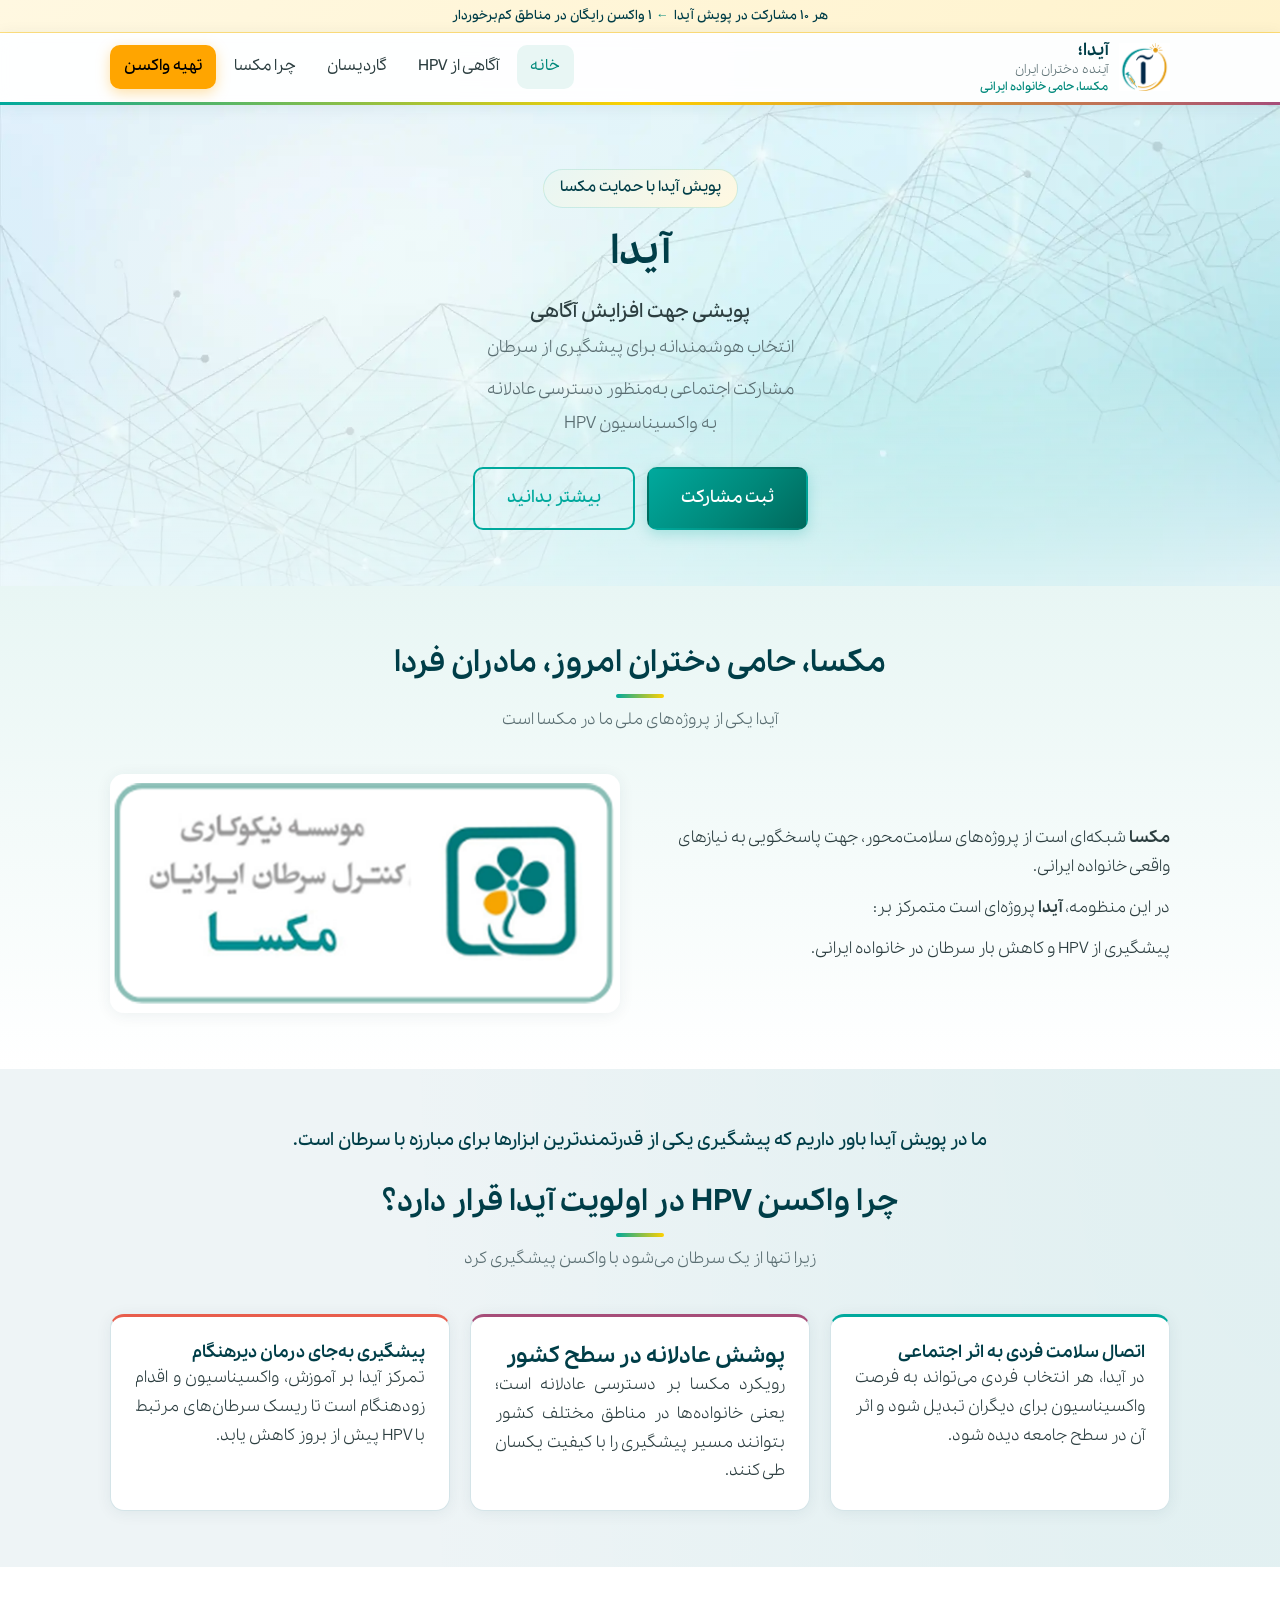
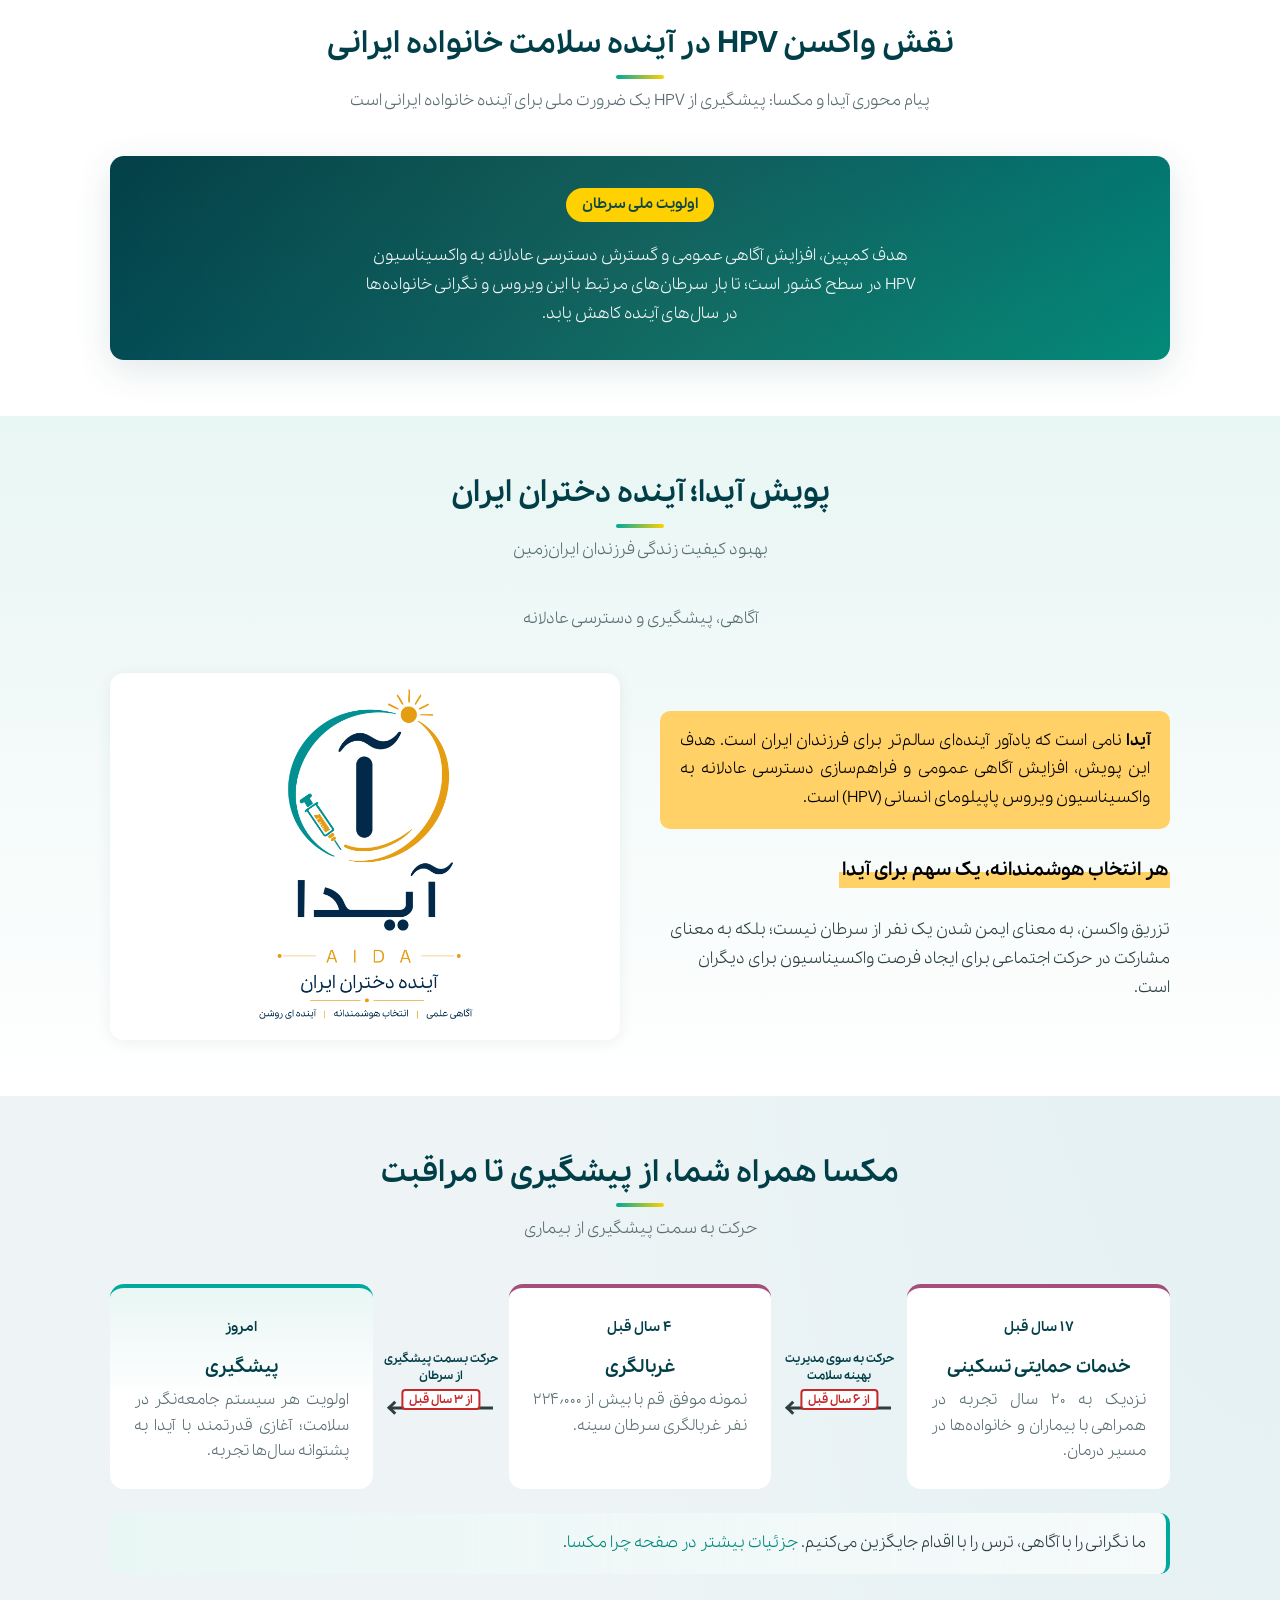
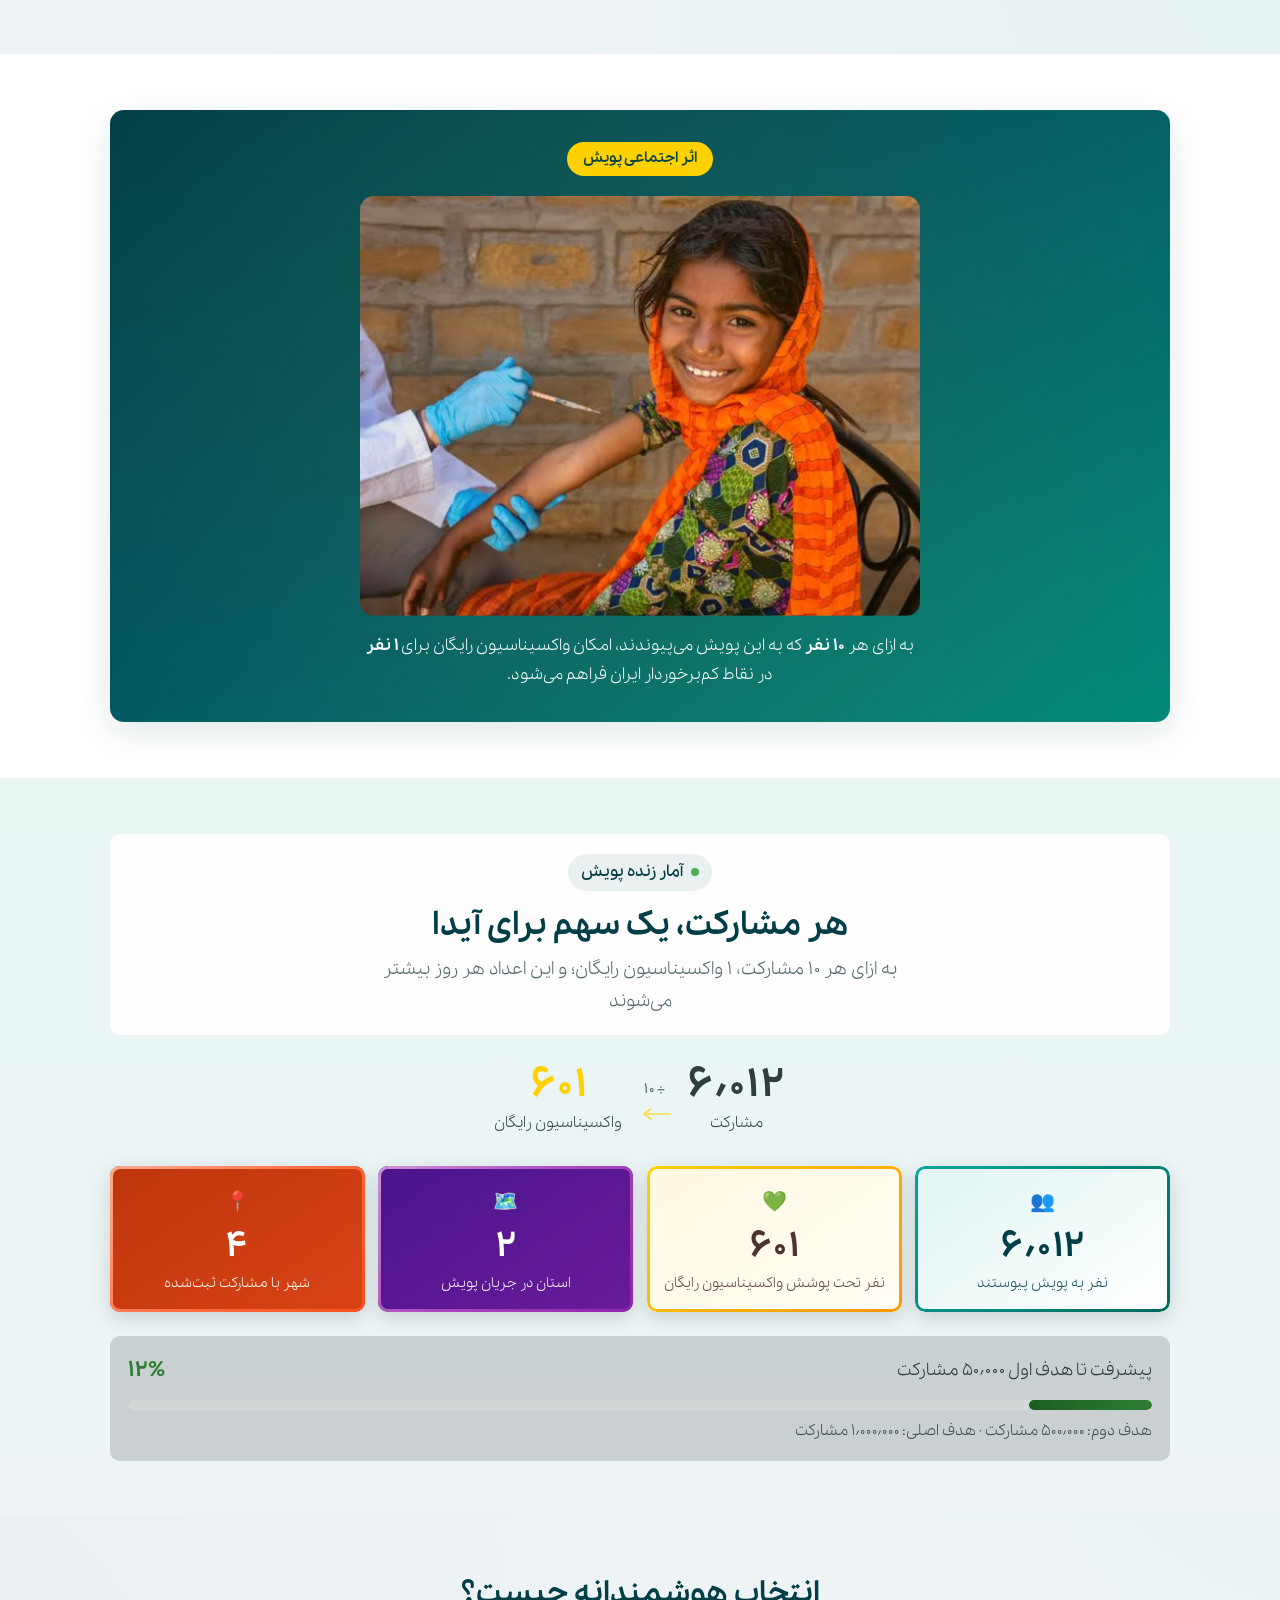
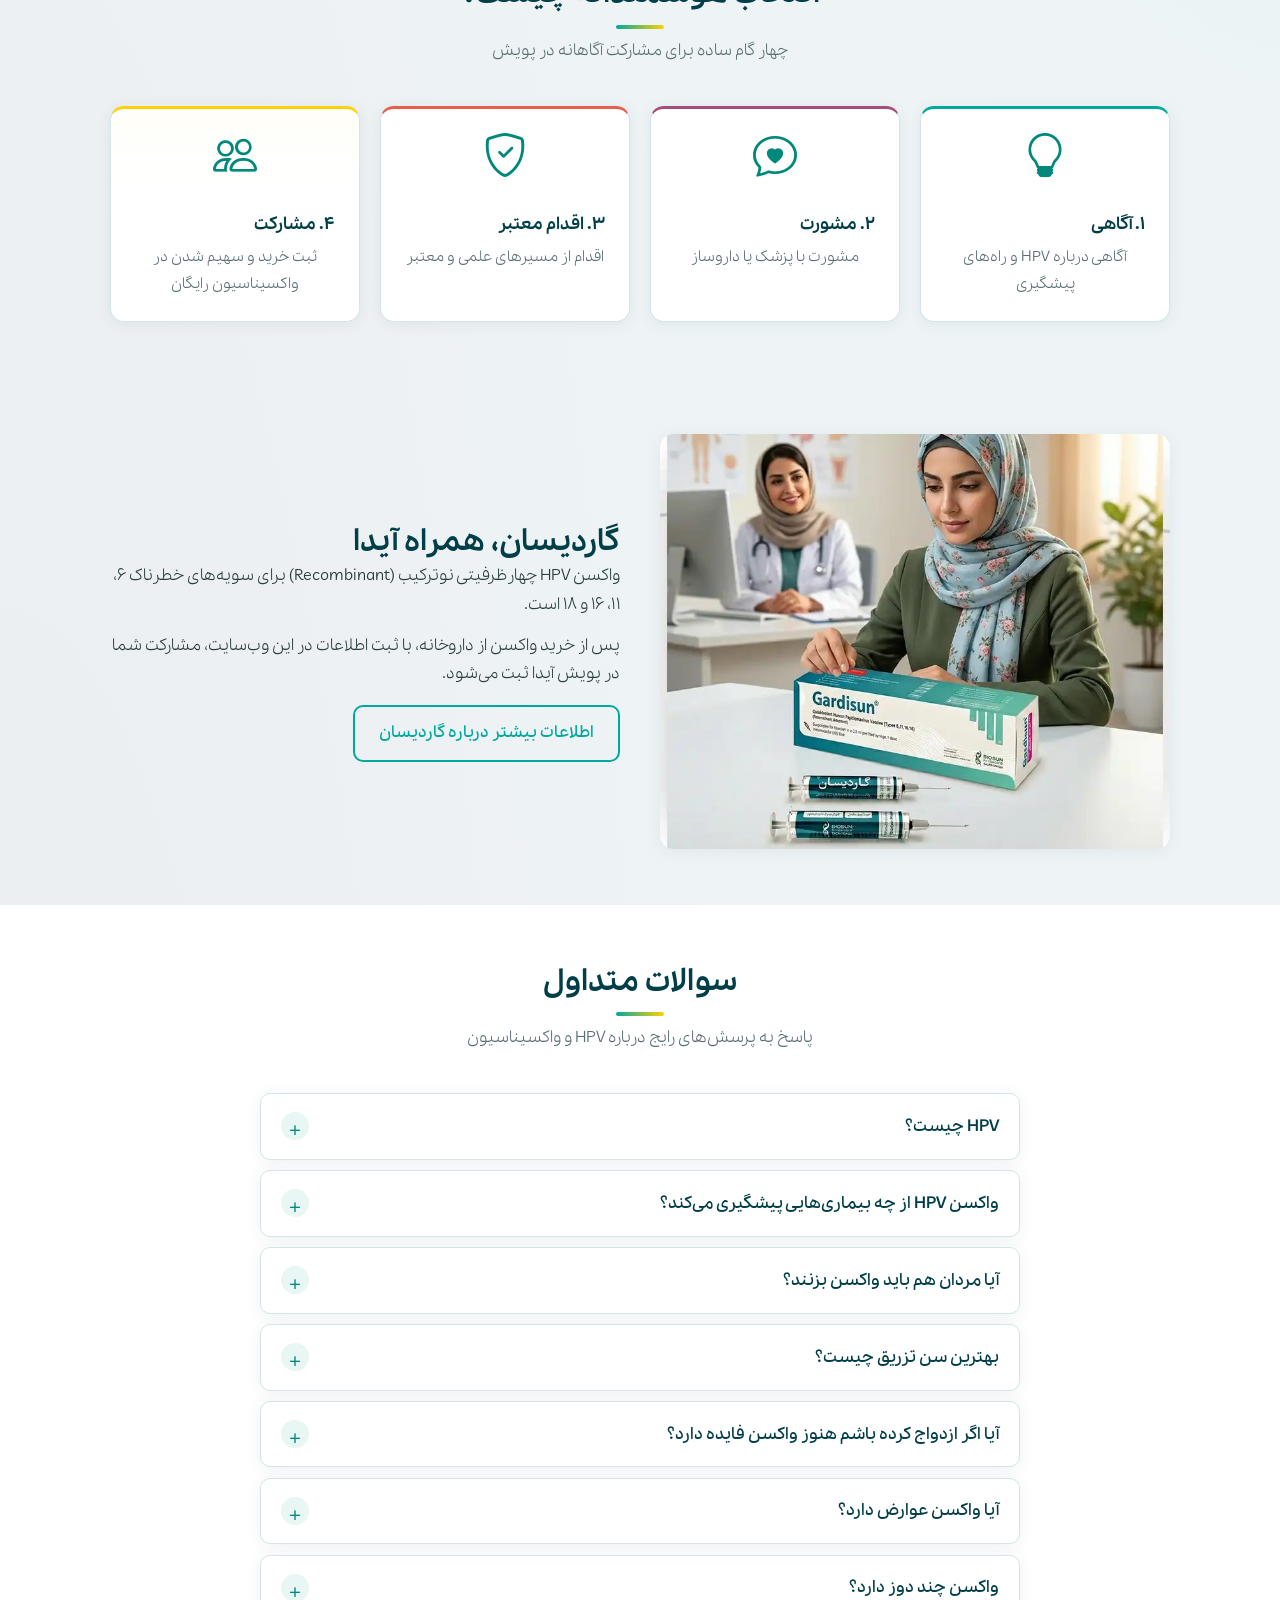
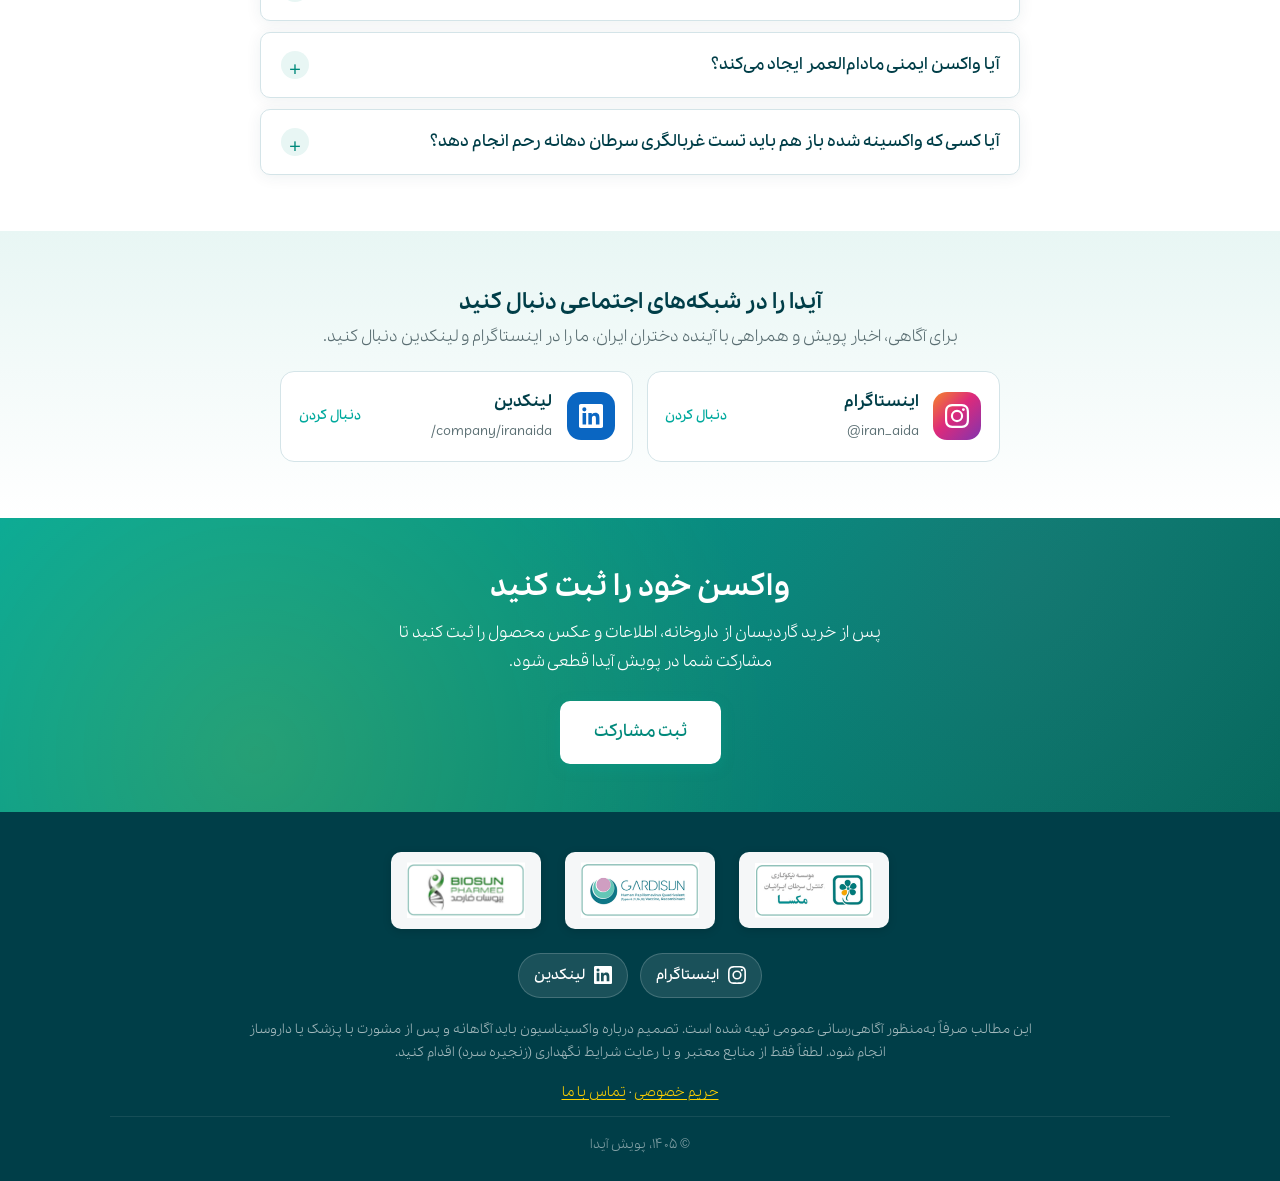
<file: index.html>
﻿<!DOCTYPE html>
<html lang="fa" dir="rtl">
<head>
  <meta charset="UTF-8">
  <meta name="viewport" content="width=device-width, initial-scale=1.0">
  <title>پویش آیدا، آینده دختران ایران</title>
  <meta name="description" content="پویش آیدا — پویشی جهت افزایش آگاهی، انتخاب هوشمندانه برای پیشگیری از سرطان و دسترسی عادلانه به واکسیناسیون HPV.">
  <link rel="canonical" href="https://www.iranaida.com/">
  <meta property="og:locale" content="fa_IR">
  <meta property="og:site_name" content="پویش آیدا">
  <meta property="og:type" content="website">
  <meta property="og:title" content="پویش آیدا، آینده دختران ایران">
  <meta property="og:description" content="هر انتخاب هوشمندانه، یک سهم برای آیدا. پویشی برای افزایش آگاهی و دسترسی عادلانه به واکسیناسیون HPV.">
  <meta property="og:url" content="https://www.iranaida.com/">
  <meta property="og:image" content="https://www.iranaida.com/assets/images/meta/og-image.jpg">
  <meta property="og:image:secure_url" content="https://www.iranaida.com/assets/images/meta/og-image.jpg">
  <meta property="og:image:type" content="image/jpeg">
  <meta property="og:image:width" content="1200">
  <meta property="og:image:height" content="630">
  <meta property="og:image:alt" content="پویش آیدا — آینده دختران ایران">
  <meta name="twitter:card" content="summary_large_image">
  <meta name="twitter:title" content="پویش آیدا، آینده دختران ایران">
  <meta name="twitter:description" content="هر انتخاب هوشمندانه، یک سهم برای آیدا. پویشی برای افزایش آگاهی و دسترسی عادلانه به واکسیناسیون HPV.">
  <meta name="twitter:image" content="https://www.iranaida.com/assets/images/meta/og-image.jpg">
  <meta name="twitter:image:alt" content="پویش آیدا — آینده دختران ایران">
  <!-- Google Tag Manager -->
  <script>(function(w,d,s,l,i){w[l]=w[l]||[];w[l].push({'gtm.start':
  new Date().getTime(),event:'gtm.js'});var f=d.getElementsByTagName(s)[0],
  j=d.createElement(s),dl=l!='dataLayer'?'&l='+l:'';j.async=true;j.src=
  'https://www.googletagmanager.com/gtm.js?id='+i+dl;f.parentNode.insertBefore(j,f);
  })(window,document,'script','dataLayer','GTM-N387J6GK');</script>
  <!-- End Google Tag Manager -->
  <link rel="icon" type="image/png" href="assets/images/meta/favicon.png">
  <link rel="apple-touch-icon" href="assets/images/meta/apple-touch-icon.png">
  <link rel="stylesheet" href="assets/css/fonts.css">
  <link rel="stylesheet" href="https://cdn.jsdelivr.net/npm/bootstrap-icons@1.11.3/font/bootstrap-icons.min.css">
  <link rel="stylesheet" href="assets/css/base.css">
  <link rel="stylesheet" href="assets/css/components.css">
  <link rel="stylesheet" href="assets/css/animations.css">
</head>
<body>
  <!-- Google Tag Manager (noscript) -->
  <noscript><iframe src="https://www.googletagmanager.com/ns.html?id=GTM-N387J6GK" height="0" width="0" style="display:none;visibility:hidden"></iframe></noscript>
  <!-- End Google Tag Manager (noscript) -->
  <div class="page-wrapper">
    <div class="campaign-bar" role="note">
      <div class="container campaign-bar__inner">
        هر ۱۰ مشارکت در پویش آیدا <span class="campaign-bar__arrow" aria-hidden="true">→</span> ۱ واکسن رایگان در مناطق کم‌برخوردار
      </div>
    </div>
    <header class="header">
      <div class="container header__inner">
        <a href="index.html" class="header__logo">
          <img src="assets/images/logos/logo-aida-brochure.png" alt="پویش آیدا">
          <span class="header__brand">
            <span class="header__brand-bold">آیدا؛</span>
            <span class="header__brand-light">آینده دختران ایران</span>
            <span class="header__brand-support">مکسا، حامی خانواده ایرانی</span>
          </span>
        </a>
        <a href="pharmacies.html" class="header__cta-mobile header__link header__link--order">تهیه واکسن</a>
        <button class="header__toggle" aria-label="منو" aria-expanded="false">
          <svg viewBox="0 0 24 24" fill="none" stroke="currentColor" stroke-width="2"><path d="M4 6h16M4 12h16M4 18h16"/></svg>
        </button>
        <nav class="header__nav">
          <a href="index.html" class="header__link header__link--active">خانه</a>
          <a href="hpv.html" class="header__link">آگاهی از HPV</a>
          <a href="gardisun.html" class="header__link">گاردیسان</a>
          <a href="why-macsa.html" class="header__link">چرا مکسا</a>
          <a href="pharmacies.html" class="header__link header__link--order">تهیه واکسن</a>
        </nav>
      </div>
    </header>

    <main>
      <section class="hero">
        <picture>
          <source media="(max-width: 768px)" srcset="assets/images/hero/hero-bg-mobile.webp">
          <img class="hero__bg" src="assets/images/hero/hero-bg.webp" alt="">
        </picture>
        <div class="hero__overlay"></div>
        <div class="container hero__content">
          <span class="hero__badge">پویش آیدا با حمایت مکسا</span>
          <h1 class="hero__title">آیدا</h1>
          <div class="hero__intro">
            <p>پویشی جهت افزایش آگاهی</p>
            <p>انتخاب هوشمندانه برای پیشگیری از سرطان</p>
            <p class="hero__intro-gap-before">مشارکت اجتماعی به‌منظور دسترسی عادلانه</p>
            <p>به واکسیناسیون HPV</p>
          </div>
          <div class="hero__actions">
            <a href="register.html" class="btn btn--primary btn--lg">ثبت مشارکت</a>
            <a href="hpv.html" class="btn btn--outline btn--lg">بیشتر بدانید</a>
          </div>
        </div>
      </section>

      <section class="section section--mint">
        <div class="container">
          <h2 class="section__title">مکسا، حامی دختران امروز، مادران فردا</h2>
          <p class="section__subtitle">آیدا یکی از پروژه‌های ملی ما در مکسا است</p>
          <div class="split">
            <div>
              <p><strong>مکسا</strong> شبکه‌ای است از پروژه‌های سلامت‌محور، جهت پاسخگویی به نیازهای واقعی خانواده ایرانی.</p>
              <p>در این منظومه، <strong>آیدا</strong> پروژه‌ای است متمرکز بر:</p>
              <p>پیشگیری از HPV و کاهش بار سرطان در خانواده ایرانی.</p>
            </div>
            <div class="split__image">
              <a href="https://macsa.ir/fa/" target="_blank" rel="noopener noreferrer">
                <img src="assets/images/logos/logo-macsa.png" alt="لوگو مکسا — وب‌سایت موسسه نیکوکاری کنترل سرطان ایرانیان">
              </a>
            </div>
          </div>
        </div>
      </section>

      <section class="section">
        <div class="container">
          <p class="section__lead">ما در پویش آیدا باور داریم که پیشگیری یکی از قدرتمندترین ابزارها برای مبارزه با سرطان است.</p>
          <h2 class="section__title">چرا واکسن HPV در اولویت آیدا قرار دارد؟</h2>
          <p class="section__subtitle">زیرا تنها از یک سرطان می‌شود با واکسن پیشگیری کرد</p>
          <div class="card-grid card-grid--3">
            <article class="card">
              <h3 class="card__title--single-line">اتصال سلامت فردی به اثر اجتماعی</h3>
              <p>در آیدا، هر انتخاب فردی می‌تواند به فرصت واکسیناسیون برای دیگران تبدیل شود و اثر آن در سطح جامعه دیده شود.</p>
            </article>
            <article class="card">
              <h3>پوشش عادلانه در سطح کشور</h3>
              <p>رویکرد مکسا بر دسترسی عادلانه است؛ یعنی خانواده‌ها در مناطق مختلف کشور بتوانند مسیر پیشگیری را با کیفیت یکسان طی کنند.</p>
            </article>
            <article class="card">
              <h3 class="card__title--single-line">پیشگیری به‌جای درمان دیرهنگام</h3>
              <p>تمرکز آیدا بر آموزش، واکسیناسیون و اقدام زودهنگام است تا ریسک سرطان‌های مرتبط با HPV پیش از بروز کاهش یابد.</p>
            </article>
          </div>
        </div>
      </section>

      <section class="section section--alt">
        <div class="container">
          <h2 class="section__title">نقش واکسن HPV در آینده سلامت خانواده ایرانی</h2>
          <p class="section__subtitle">پیام محوری آیدا و مکسا: پیشگیری از HPV یک ضرورت ملی برای آینده خانواده ایرانی است</p>
          <div class="impact-box">
            <span class="impact-box__label">اولویت ملی سرطان</span>
            <p>هدف کمپین، افزایش آگاهی عمومی و گسترش دسترسی عادلانه به واکسیناسیون HPV در سطح کشور است؛ تا بار سرطان‌های مرتبط با این ویروس و نگرانی خانواده‌ها در سال‌های آینده کاهش یابد.</p>
          </div>
        </div>
      </section>

      <section class="section section--mint">
        <div class="container">
          <h2 class="section__title">پویش آیدا؛ آینده دختران ایران</h2>
          <p class="section__subtitle">بهبود کیفیت زندگی فرزندان ایران‌زمین</p>
          <p class="section__subtitle">آگاهی، پیشگیری و دسترسی عادلانه</p>
          <div class="split">
            <div>
              <p class="aida-intro-highlight"><strong>آیدا</strong> نامی است که یادآور آینده‌ای سالم‌تر برای فرزندان ایران است. هدف این پویش، افزایش آگاهی عمومی و فراهم‌سازی دسترسی عادلانه به واکسیناسیون ویروس پاپیلومای انسانی (HPV) است.</p>
              <p class="aida-tagline">هر انتخاب هوشمندانه، یک سهم برای آیدا</p>
              <p>تزریق واکسن، به معنای ایمن شدن یک نفر از سرطان نیست؛ بلکه به معنای مشارکت در حرکت اجتماعی برای ایجاد فرصت واکسیناسیون برای دیگران است.</p>
            </div>
            <div class="split__image">
              <img src="assets/images/logos/logo-aida.png" alt="لوگو پویش آیدا">
            </div>
          </div>
        </div>
      </section>

      <section class="section">
        <div class="container">
          <h2 class="section__title">مکسا همراه شما، از پیشگیری تا مراقبت</h2>
          <p class="section__subtitle">حرکت به سمت پیشگیری از بیماری</p>
          <div class="macsa-timeline">
            <article class="macsa-timeline__item">
              <span class="macsa-timeline__when">۱۷ سال قبل</span>
              <h3>خدمات حمایتی تسکینی</h3>
              <p>نزدیک به ۲۰ سال تجربه در همراهی با بیماران و خانواده‌ها در مسیر درمان.</p>
            </article>
            <div class="macsa-timeline__bridge" aria-hidden="true">
              <p class="macsa-timeline__bridge-label">حرکت به سوی مدیریت بهینه سلامت</p>
              <div class="macsa-timeline__arrow">
                <span class="macsa-timeline__arrow-when">از ۶ سال قبل</span>
              </div>
            </div>
            <article class="macsa-timeline__item">
              <span class="macsa-timeline__when">۴ سال قبل</span>
              <h3>غربالگری</h3>
              <p>نمونه موفق قم با بیش از ۲۲۴٬۰۰۰ نفر غربالگری سرطان سینه.</p>
            </article>
            <div class="macsa-timeline__bridge" aria-hidden="true">
              <p class="macsa-timeline__bridge-label">حرکت بسمت پیشگیری از سرطان</p>
              <div class="macsa-timeline__arrow">
                <span class="macsa-timeline__arrow-when">از ۳ سال قبل</span>
              </div>
            </div>
            <article class="macsa-timeline__item macsa-timeline__item--current">
              <span class="macsa-timeline__when">امروز</span>
              <h3>پیشگیری</h3>
              <p>اولویت هر سیستم جامعه‌نگر در سلامت؛ آغازی قدرتمند با آیدا به پشتوانه سال‌ها تجربه.</p>
            </article>
          </div>
          <p class="notice">ما نگرانی را با آگاهی، ترس را با اقدام جایگزین می‌کنیم. <a href="why-macsa.html">جزئیات بیشتر در صفحه چرا مکسا</a>.</p>
        </div>
      </section>

      <section class="section section--alt">
        <div class="container">
          <div class="impact-box">
            <span class="impact-box__label">اثر اجتماعی پویش</span>
            <img class="impact-box__photo" src="assets/images/infographics/social-impact-vaccination.jpg" alt="دختر جوانی که با لبخند در حال دریافت واکسن است — اثر اجتماعی پویش آیدا">
            <p>به ازای هر <strong>۱۰ نفر</strong> که به این پویش می‌پیوندند، امکان واکسیناسیون رایگان برای <strong>۱ نفر</strong> در نقاط کم‌برخوردار ایران فراهم می‌شود.</p>
          </div>
        </div>
      </section>

      <section class="section section--stats">
        <div class="container">
          <div class="aida-stats reveal" data-variant="full"></div>
        </div>
      </section>

      <section class="section">
        <div class="container">
          <h2 class="section__title">انتخاب هوشمندانه چیست؟</h2>
          <p class="section__subtitle">چهار گام ساده برای مشارکت آگاهانه در پویش</p>
          <div class="card-grid card-grid--4">
            <div class="card card--step">
              <i class="bi bi-lightbulb step-icon" aria-hidden="true"></i>
              <h3>۱. آگاهی</h3>
              <p>آگاهی درباره HPV و راه‌های پیشگیری</p>
            </div>
            <div class="card card--step">
              <i class="bi bi-chat-heart step-icon" aria-hidden="true"></i>
              <h3>۲. مشورت</h3>
              <p>مشورت با پزشک یا داروساز</p>
            </div>
            <div class="card card--step">
              <i class="bi bi-shield-check step-icon" aria-hidden="true"></i>
              <h3>۳. اقدام معتبر</h3>
              <p>اقدام از مسیرهای علمی و معتبر</p>
            </div>
            <div class="card card--step">
              <i class="bi bi-people step-icon" aria-hidden="true"></i>
              <h3>۴. مشارکت</h3>
              <p>ثبت خرید و سهیم شدن در واکسیناسیون رایگان</p>
            </div>
          </div>
        </div>
      </section>

      <section class="section">
        <div class="container">
          <div class="split">
            <div class="split__image">
              <img src="assets/images/product/gardisun-product.webp" alt="واکسن گاردیسان">
            </div>
            <div>
              <h2>گاردیسان، همراه آیدا</h2>
              <p>واکسن HPV چهارظرفیتی نوترکیب (Recombinant) برای سویه‌های خطرناک ۶، ۱۱، ۱۶ و ۱۸ است.</p>
              <p>پس از خرید واکسن از داروخانه، با ثبت اطلاعات در این وب‌سایت، مشارکت شما در پویش آیدا ثبت می‌شود.</p>
              <a href="gardisun.html" class="btn btn--outline" style="margin-top:1rem">اطلاعات بیشتر درباره گاردیسان</a>
            </div>
          </div>
        </div>
      </section>

      <section class="section section--faq">
        <div class="container">
          <h2 class="section__title">سوالات متداول</h2>
          <p class="section__subtitle">پاسخ به پرسش‌های رایج درباره HPV و واکسیناسیون</p>
          <div class="faq">
            <details class="faq__item">
              <summary class="faq__question">HPV چیست؟</summary>
              <div class="faq__answer">
                <p>ویروس HPV یکی از شایع‌ترین عفونت‌های ویروسی منتقل‌شونده است که برخی از انواع آن با سرطان دهانه رحم و چند سرطان دیگر مرتبط هستند.</p>
              </div>
            </details>
            <details class="faq__item">
              <summary class="faq__question">واکسن HPV از چه بیماری‌هایی پیشگیری می‌کند؟</summary>
              <div class="faq__answer">
                <p>واکسن HPV برای پیشگیری از ابتلا به برخی تیپ‌های پرخطر HPV طراحی شده است که با سرطان دهانه رحم و برخی سرطان‌ها و زگیل تناسلی مرتبط هستند.</p>
              </div>
            </details>
            <details class="faq__item">
              <summary class="faq__question">آیا مردان هم باید واکسن بزنند؟</summary>
              <div class="faq__answer">
                <p>بله. HPV فقط زنان را درگیر نمی‌کند و واکسیناسیون در مردان نیز در بسیاری از نقاط جهان الزامی می‌باشد.</p>
              </div>
            </details>
            <details class="faq__item">
              <summary class="faq__question">بهترین سن تزریق چیست؟</summary>
              <div class="faq__answer">
                <p>اثربخشی واکسن معمولاً پیش از مواجهه با ویروس و در سنین توصیه‌شده توسط دستورالعمل‌های علمی حاصل می‌شود.</p>
              </div>
            </details>
            <details class="faq__item">
              <summary class="faq__question">آیا اگر ازدواج کرده باشم هنوز واکسن فایده دارد؟</summary>
              <div class="faq__answer">
                <p>در بسیار از موارد قطعاً مزایایی دارد، اما تصمیم نهایی باید با نظر پزشک انجام شود.</p>
              </div>
            </details>
            <details class="faq__item">
              <summary class="faq__question">آیا واکسن عوارض دارد؟</summary>
              <div class="faq__answer">
                <p>مانند هر واکسن دیگری ممکن است عوارض خفیفی مانند درد محل تزریق یا تب خفیف ایجاد شود.</p>
              </div>
            </details>
            <details class="faq__item">
              <summary class="faq__question">واکسن چند دوز دارد؟</summary>
              <div class="faq__answer">
                <p>تعداد دوزها بر اساس سن و شرایط فرد متفاوت است. دوز پیشنهاد شده این است: ۹ تا ۱۴ سال — پیش از شروع فعالیت جنسی ۲ دوز؛ امکان تزریق تا ۳۵ سالگی با اثربخشی بالا ۳ دوز؛ تا ۴۵ سال با مشورت پزشک. فاصله زمانی در ماه‌های صفر، ۲ و ۶.</p>
              </div>
            </details>
            <details class="faq__item">
              <summary class="faq__question">آیا واکسن ایمنی مادام‌العمر ایجاد می‌کند؟</summary>
              <div class="faq__answer">
                <p>بله. واکسن HPV ایمنی پایدار و ماندگار ایجاد می‌کند.</p>
              </div>
            </details>
            <details class="faq__item">
              <summary class="faq__question">آیا کسی که واکسینه شده باز هم باید تست غربالگری سرطان دهانه رحم انجام دهد؟</summary>
              <div class="faq__answer">
                <p>بله. واکسیناسیون جایگزین غربالگری نیست و هر دو اهمیت دارند.</p>
              </div>
            </details>
          </div>
        </div>
      </section>

      <section class="section section--mint">
        <div class="container">
          <div class="social-follow reveal">
            <h2 class="social-follow__title">آیدا را در شبکه‌های اجتماعی دنبال کنید</h2>
            <p class="social-follow__lead">برای آگاهی، اخبار پویش و همراهی با آینده دختران ایران، ما را در اینستاگرام و لینکدین دنبال کنید.</p>
            <div class="social-cards">
              <a class="social-card social-card--instagram" href="https://www.instagram.com/iran_aida/" target="_blank" rel="noopener noreferrer">
                <span class="social-card__icon" aria-hidden="true">
                  <svg viewBox="0 0 24 24" fill="currentColor"><path d="M12 2.163c3.204 0 3.584.012 4.85.07 3.252.148 4.771 1.691 4.919 4.919.058 1.265.069 1.645.069 4.849 0 3.205-.012 3.584-.069 4.849-.149 3.225-1.664 4.771-4.919 4.919-1.266.058-1.644.07-4.85.07-3.204 0-3.584-.012-4.849-.07-3.26-.149-4.771-1.699-4.919-4.92-.058-1.265-.07-1.644-.07-4.849 0-3.204.013-3.583.07-4.849.149-3.227 1.664-4.771 4.919-4.919 1.266-.057 1.645-.069 4.849-.069zM12 0C8.741 0 8.333.014 7.053.072 2.695.272.273 2.69.073 7.052.014 8.333 0 8.741 0 12c0 3.259.014 3.668.072 4.948.2 4.358 2.618 6.78 6.98 6.98C8.333 23.986 8.741 24 12 24c3.259 0 3.668-.014 4.948-.072 4.354-.2 6.782-2.618 6.979-6.98.059-1.28.073-1.689.073-4.948 0-3.259-.014-3.667-.072-4.947-.196-4.354-2.617-6.78-6.979-6.98C15.668.014 15.259 0 12 0zm0 5.838a6.162 6.162 0 100 12.324 6.162 6.162 0 000-12.324zM12 16a4 4 0 110-8 4 4 0 010 8zm6.406-11.845a1.44 1.44 0 100 2.881 1.44 1.44 0 000-2.881z"/></svg>
                </span>
                <span class="social-card__body">
                  <span class="social-card__name">اینستاگرام</span>
                  <span class="social-card__handle">@iran_aida</span>
                </span>
                <span class="social-card__action">دنبال کردن</span>
              </a>
              <a class="social-card social-card--linkedin" href="https://www.linkedin.com/company/iranaida/" target="_blank" rel="noopener noreferrer">
                <span class="social-card__icon" aria-hidden="true">
                  <svg viewBox="0 0 24 24" fill="currentColor"><path d="M20.447 20.452h-3.554v-5.569c0-1.328-.027-3.037-1.852-3.037-1.853 0-2.136 1.445-2.136 2.939v5.667H9.351V9h3.414v1.561h.046c.477-.9 1.637-1.85 3.37-1.85 3.601 0 4.267 2.37 4.267 5.455v6.286zM5.337 7.433a2.062 2.062 0 01-2.063-2.065 2.064 2.064 0 112.063 2.065zm1.782 13.019H3.555V9h3.564v11.452zM22.225 0H1.771C.792 0 0 .774 0 1.729v20.542C0 23.227.792 24 1.771 24h20.451C23.2 24 24 23.227 24 22.271V1.729C24 .774 23.2 0 22.222 0h.003z"/></svg>
                </span>
                <span class="social-card__body">
                  <span class="social-card__name">لینکدین</span>
                  <span class="social-card__handle">/company/iranaida</span>
                </span>
                <span class="social-card__action">دنبال کردن</span>
              </a>
            </div>
          </div>
        </div>
      </section>

      <section class="cta-band">
        <div class="container">
          <h2>واکسن خود را ثبت کنید</h2>
          <p>پس از خرید گاردیسان از داروخانه، اطلاعات و عکس محصول را ثبت کنید تا مشارکت شما در پویش آیدا قطعی شود.</p>
          <a href="register.html" class="btn btn--primary btn--lg">ثبت مشارکت</a>
        </div>
      </section>
    </main>

    <footer class="footer">
      <div class="container">
        <div class="footer__logos">
          <a href="https://macsa.ir/fa/" target="_blank" rel="noopener noreferrer"><img src="assets/images/logos/logo-macsa.png" alt="MACSA"></a>
          <a href="http://gardisun.ir/" target="_blank" rel="noopener noreferrer"><img src="assets/images/logos/logo-gardisun.png" alt="گاردیسان"></a>
          <a href="https://biosunpharmed.com/" target="_blank" rel="noopener noreferrer"><img src="assets/images/logos/logo-biosun.png" alt="بیوسان فارمد"></a>
        </div>
        <nav class="footer__social" aria-label="شبکه‌های اجتماعی آیدا">
          <a class="footer__social-link footer__social-link--instagram" href="https://www.instagram.com/iran_aida/" target="_blank" rel="noopener noreferrer">
            <svg viewBox="0 0 24 24" aria-hidden="true" fill="currentColor"><path d="M12 2.163c3.204 0 3.584.012 4.85.07 3.252.148 4.771 1.691 4.919 4.919.058 1.265.069 1.645.069 4.849 0 3.205-.012 3.584-.069 4.849-.149 3.225-1.664 4.771-4.919 4.919-1.266.058-1.644.07-4.85.07-3.204 0-3.584-.012-4.849-.07-3.26-.149-4.771-1.699-4.919-4.92-.058-1.265-.07-1.644-.07-4.849 0-3.204.013-3.583.07-4.849.149-3.227 1.664-4.771 4.919-4.919 1.266-.057 1.645-.069 4.849-.069zM12 0C8.741 0 8.333.014 7.053.072 2.695.272.273 2.69.073 7.052.014 8.333 0 8.741 0 12c0 3.259.014 3.668.072 4.948.2 4.358 2.618 6.78 6.98 6.98C8.333 23.986 8.741 24 12 24c3.259 0 3.668-.014 4.948-.072 4.354-.2 6.782-2.618 6.979-6.98.059-1.28.073-1.689.073-4.948 0-3.259-.014-3.667-.072-4.947-.196-4.354-2.617-6.78-6.979-6.98C15.668.014 15.259 0 12 0zm0 5.838a6.162 6.162 0 100 12.324 6.162 6.162 0 000-12.324zM12 16a4 4 0 110-8 4 4 0 010 8zm6.406-11.845a1.44 1.44 0 100 2.881 1.44 1.44 0 000-2.881z"/></svg>
            <span>اینستاگرام</span>
          </a>
          <a class="footer__social-link footer__social-link--linkedin" href="https://www.linkedin.com/company/iranaida/" target="_blank" rel="noopener noreferrer">
            <svg viewBox="0 0 24 24" aria-hidden="true" fill="currentColor"><path d="M20.447 20.452h-3.554v-5.569c0-1.328-.027-3.037-1.852-3.037-1.853 0-2.136 1.445-2.136 2.939v5.667H9.351V9h3.414v1.561h.046c.477-.9 1.637-1.85 3.37-1.85 3.601 0 4.267 2.37 4.267 5.455v6.286zM5.337 7.433a2.062 2.062 0 01-2.063-2.065 2.064 2.064 0 112.063 2.065zm1.782 13.019H3.555V9h3.564v11.452zM22.225 0H1.771C.792 0 0 .774 0 1.729v20.542C0 23.227.792 24 1.771 24h20.451C23.2 24 24 23.227 24 22.271V1.729C24 .774 23.2 0 22.222 0h.003z"/></svg>
            <span>لینکدین</span>
          </a>
        </nav>

        <p class="footer__disclaimer">این مطالب صرفاً به‌منظور آگاهی‌رسانی عمومی تهیه شده است. تصمیم درباره واکسیناسیون باید آگاهانه و پس از مشورت با پزشک یا داروساز انجام شود. لطفاً فقط از منابع معتبر و با رعایت شرایط نگهداری (زنجیره سرد) اقدام کنید.</p>
        <p class="footer__legal"><a href="privacy.html">حریم خصوصی</a> · <a href="contact.html">تماس با ما</a></p>
        <p class="footer__copy">© ۱۴۰۵، پویش آیدا</p>
      </div>
    </footer>

    <nav class="bottom-nav" aria-label="منوی اصلی">
      <a href="index.html" class="bottom-nav__item">
        <svg viewBox="0 0 24 24"><path d="M3 10.5L12 3l9 7.5V20a1 1 0 01-1 1h-5v-6H9v6H4a1 1 0 01-1-1v-9.5z"/></svg>
        <span>خانه</span>
      </a>
      <a href="hpv.html" class="bottom-nav__item">
        <svg viewBox="0 0 24 24"><circle cx="12" cy="12" r="9"/><path d="M12 8v4M12 16h.01"/></svg>
        <span>HPV</span>
      </a>
      <a href="gardisun.html" class="bottom-nav__item">
        <svg viewBox="0 0 24 24"><path d="M12 2L2 7l10 5 10-5-10-5z"/><path d="M2 17l10 5 10-5M2 12l10 5 10-5"/></svg>
        <span>گاردیسان</span>
      </a>
      <a href="why-macsa.html" class="bottom-nav__item">
        <svg viewBox="0 0 24 24"><path d="M12 3l3 6h6l-4.5 4 1.7 6.5L12 16l-6.2 3.5L7.5 13 3 9h6z"/></svg>
        <span>مکسا</span>
      </a>
      <a href="register.html" class="bottom-nav__item bottom-nav__item--cta">
        <svg viewBox="0 0 24 24"><path d="M12 5v14M5 12h14"/></svg>
        <span>ثبت</span>
      </a>
    </nav>
  </div>
  <script src="assets/js/utm.js"></script>
  <script src="assets/js/analytics.js"></script>
  <script src="assets/js/stats.js"></script>
  <script src="assets/js/main.js"></script>
</body>
</html>
</file>
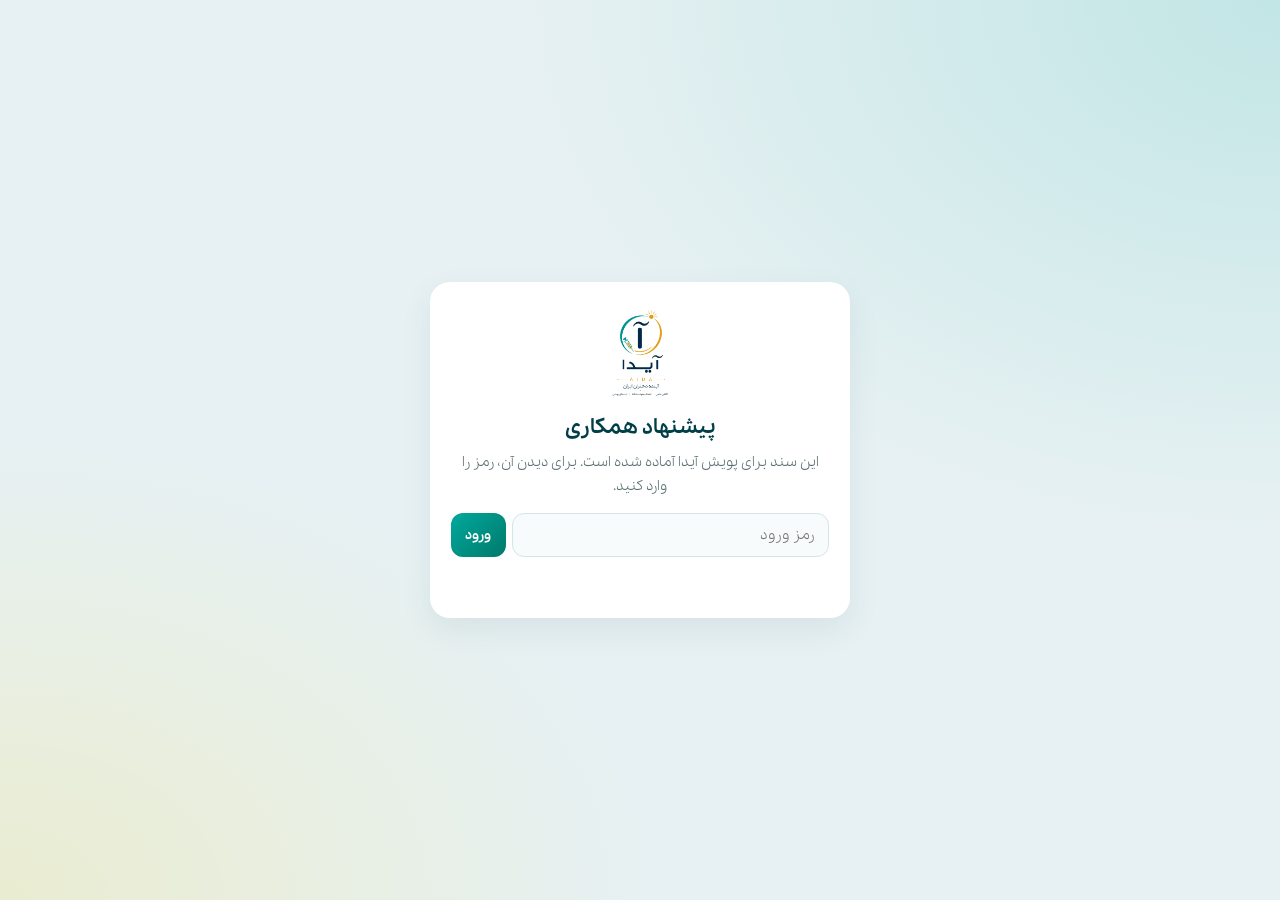
<file: proposals/seo/index.html>
<!DOCTYPE html>
<html lang="fa" dir="rtl">
  <head>
    <meta charset="UTF-8" />
    <meta name="viewport" content="width=device-width, initial-scale=1, viewport-fit=cover" />
    <meta name="robots" content="noindex, nofollow" />
    <title>پیشنهاد سئو پویش آیدا</title>
    <link rel="icon" href="../../assets/images/meta/favicon.png" />
    <link rel="stylesheet" href="./css/app.css?v=4" />
  </head>
  <body>
    <section id="gate">
      <div class="gate-card">
        <img src="../../assets/images/logos/logo-aida.png" alt="پویش آیدا" />
        <h1>پیشنهاد همکاری</h1>
        <p>این سند برای پویش آیدا آماده شده است. برای دیدن آن، رمز را وارد کنید.</p>
        <form id="gate-form">
          <input id="pass" type="password" autocomplete="off" placeholder="رمز ورود" />
          <button type="submit">ورود</button>
        </form>
        <p class="gate-error" id="gate-error"></p>
      </div>
    </section>

    <main id="deck">
      <header class="topbar">
        <img src="../../assets/images/meta/favicon.png" alt="آیدا" />
        <div id="chapter">۰۱ — خوشامد</div>
      </header>

      <article class="slide is-active" data-kicker="۰۱ — خوشامد">
        <div class="slide-inner welcome">
          <div class="welcome-mark reveal" style="--d: 0">
            <img src="../../assets/images/logos/logo-aida.png" alt="آیدا، آینده دختران ایران" />
            <span>آگاهی علمی<br />انتخاب هوشمندانه<br />آینده‌ای روشن</span>
          </div>
          <div>
            <h2 class="reveal" style="--d: 1">نام آیدا در گوگل پیدا می‌شود.<br />پرسش دربارهٔ واکسن، هنوز نه.</h2>
            <p class="lede reveal" style="--d: 2">
              کاربر دستهٔ یک، که نام پویش را جستجو می‌کند، به سایت می‌رسد.
              کاربر دستهٔ دو و سه، که می‌پرسد واکسن HPV چیست، گاردیسان را از کجا تهیه کند،
              یا تزریق در چه سنی معنا دارد، هنوز به آیدا نمی‌رسد.
              این پیشنهاد برای همین فاصله نوشته شده: خوشهٔ جستجو، پست بلاگ هفتگی، و گزارش.
            </p>
          </div>
        </div>
      </article>

      <article class="slide" data-kicker="۰۲ — آیدا امروز" hidden>
        <div class="slide-inner">
          <h2 class="reveal" style="--d: 0">پویش جان دارد. جستجو هنوز به آن نرسیده است.</h2>
          <p class="lede reveal" style="--d: 1">
            آیدا پروژهٔ مکسا است و گاردیسان همراه آن. وعده‌اش روشن است:
            هر ده مشارکت، یک واکسن رایگان در مناطق کم‌برخوردار.
            شمار مشارکت از شش هزار نفر گذشته. بخش بزرگ این عدد بیرون از گوگل ساخته شده
            و جستجو هنوز سهم خودش را به پویش نداده است.
          </p>
          <div class="grid-3">
            <div class="stat gold reveal" style="--d: 2"><b>ده به یک</b><span>هر ده مشارکت، یک واکسن رایگان</span></div>
            <div class="stat reveal" style="--d: 3"><b>۶۰۱۲</b><span>مشارکت زنده در ۱۲ مهر ۱۴۰۵</span></div>
            <div class="stat ink reveal" style="--d: 4"><b>چهار در</b><span>خانه، آگاهی، گاردیسان و داروخانه</span></div>
          </div>
        </div>
      </article>

      <article class="slide" data-kicker="۰۳ — سه لحظه" hidden>
        <div class="slide-inner">
          <h2 class="reveal" style="--d: 0">سه دسته کاربر. سه جور جستجو.</h2>
          <p class="lede reveal" style="--d: 1">جواب هر سه دسته در سایت هست. گوگل فقط دستهٔ یک را به آیدا می‌رساند. پست‌های بلاگ برای دستهٔ دو و سه نوشته می‌شوند.</p>
          <div class="icon-row">
            <article class="icon-card reveal" style="--d: 2">
              <div class="ico">
                <svg viewBox="0 0 24 24"><circle cx="11" cy="11" r="7" /><path d="M20 20l-3.2-3.2" /></svg>
              </div>
              <h3>دستهٔ یک · نام پویش</h3>
              <p>«پویش آیدا» را می‌نویسد و سایت را در صدر نتایج می‌بیند. این سرمایهٔ امروز پویش است و باید بماند.</p>
            </article>
            <article class="icon-card reveal" style="--d: 3">
              <div class="ico sun">
                <svg viewBox="0 0 24 24"><path d="M12 4v2M12 18v2M4 12H2M22 12h-2M5.6 5.6l1.4 1.4M17 17l1.4 1.4M18.4 5.6 17 7M7 17l-1.4 1.4" /><circle cx="12" cy="12" r="4" /></svg>
              </div>
              <h3>دستهٔ دو · پرسش از ویروس</h3>
              <p>سن مناسب، تعداد دوز، تزریق برای مردان، و نسبت واکسن با غربالگری. این جواب‌ها داخل پرسش‌های صفحهٔ اول است و صفحهٔ جدا ندارد.</p>
            </article>
            <article class="icon-card reveal" style="--d: 4">
              <div class="ico berry">
                <svg viewBox="0 0 24 24"><path d="M12 21s7-6.1 7-11a7 7 0 1 0-14 0c0 4.9 7 11 7 11z" /><circle cx="12" cy="10" r="2.1" /></svg>
              </div>
              <h3>دستهٔ سه · تهیهٔ واکسن</h3>
              <p>داروخانه و گاردیسان بین پربازدیدترین صفحه‌های سایت‌اند. این بازدید از گوگل نیامده؛ از خود کمپین آمده است.</p>
            </article>
          </div>
        </div>
      </article>

      <article class="slide" data-kicker="۰۴ — رفتار مردم" hidden>
        <div class="slide-inner">
          <h2 class="reveal" style="--d: 0">می‌آیند، یک قدم برمی‌دارند، و معمولاً برنمی‌گردند.</h2>
          <div class="grid-2">
            <div>
              <p class="lede reveal" style="--d: 1">
                در نود روزِ اواخر تیر تا نیمهٔ مهر، نزدیک هزار و پانصد نفر به سایت آمده‌اند
                و تقریباً همه بار اولشان بوده. حدود یک دقیقه مانده‌اند.
                این سایتِ قرار روزمره نیست؛ سایت یک تصمیم است.
                پس همان دیدار اول باید کاربر را به صفحهٔ درست برساند.
              </p>
              <p class="note reveal" style="--d: 2">
                صفحهٔ تشکر نزدیک دویست بار باز شده و حدود نیمی از آن آزمون داخلی بوده است.
                بازدید واقعی این صفحه نزدیک صد بار است.
                بیشتر تازه‌واردها از شبکه‌های اجتماعی آمده‌اند، نه از گوگل.
                تهران بیشترین سهم را دارد و بعد از آن، در میان شهرهای ایران، شیراز و اصفهان دیده می‌شوند.
              </p>
            </div>
            <div class="chart-card reveal" style="--d: 3">
              <h3>کدام صفحه بیشتر باز شده</h3>
              <div class="bars">
                <div class="bar-row"><span>خانه</span><div class="track"><i style="--w: 100%; --d: 3"></i></div><b>۱۸۰۰</b></div>
                <div class="bar-row"><span>داروخانه‌ها</span><div class="track"><i style="--w: 67%; --d: 4"></i></div><b>۱۲۰۰</b></div>
                <div class="bar-row"><span>گاردیسان</span><div class="track gold"><i style="--w: 34%; --d: 5"></i></div><b>۶۰۰</b></div>
                <div class="bar-row"><span>ثبت مشارکت</span><div class="track"><i style="--w: 21%; --d: 6"></i></div><b>۳۷۰</b></div>
                <div class="bar-row"><span>آگاهی HPV</span><div class="track"><i style="--w: 15%; --d: 7"></i></div><b>۲۷۵</b></div>
                <div class="bar-row"><span>تشکر، واقعی</span><div class="track gold"><i style="--w: 6%; --d: 8"></i></div><b>حدود ۱۰۰</b></div>
              </div>
            </div>
          </div>
        </div>
      </article>

      <article class="slide" data-kicker="۰۵ — گوگل" hidden>
        <div class="slide-inner">
          <h2 class="reveal" style="--d: 0">ورود از گوگل آرام رشد کرده، ولی هنوز حول نام پویش است.</h2>
          <p class="lede reveal" style="--d: 1">
            از آغاز تیر تا نیمهٔ مهر، حدود سیصد و پنجاه نفر از راه گوگل به سایت رسیده‌اند.
            تقریباً همه وقتی آمده‌اند که نام آیدا را می‌دانسته‌اند.
            برای موضوعی به اندازهٔ واکسن HPV، این حجم هنوز کوچک است.
          </p>
          <div class="grid-2">
            <div class="chart-card reveal" style="--d: 2">
              <h3>ورود ماه‌به‌ماه از گوگل</h3>
              <div class="cols">
                <div class="col"><b>۷</b><div class="shaft"><i style="--h: 14%; --d: 1"></i></div><span>شروع تیر</span></div>
                <div class="col"><b>۹۰</b><div class="shaft"><i style="--h: 72%; --d: 2"></i></div><span>تا ۹ مرداد</span></div>
                <div class="col"><b>۱۲۰</b><div class="shaft"><i style="--h: 96%; --d: 3"></i></div><span>تا ۹ شهریور</span></div>
                <div class="col"><b>۱۲۵</b><div class="shaft"><i style="--h: 100%; --d: 4"></i></div><span>تا ۹ مهر</span></div>
              </div>
            </div>
            <div class="reveal" style="--d: 3">
              <div class="donut-row">
                <div class="donut" style="--p: 74"><span>۳ از ۴</span></div>
                <div class="legend">
                  <div><i></i>با موبایل آمده‌اند</div>
                  <div><i class="dim"></i>با رایانه آمده‌اند</div>
                  <p class="note">ستون اول نمودار فقط نه روز آغاز کار در گوگل است. مهر هنوز تمام نشده بود.</p>
                </div>
              </div>
            </div>
          </div>
        </div>
      </article>

      <article class="slide" data-kicker="۰۶ — فاصله" hidden>
        <div class="slide-inner">
          <h2 class="reveal" style="--d: 0">نام، انتخاب می‌شود. موضوع، هنوز نه.</h2>
          <div class="split">
            <div class="pane wide reveal" style="--d: 1">
              <b>جستجوی نام پویش</b>
              <span>کسی که «پویش آیدا» را می‌نویسد، سایت را در ردیف اول می‌بیند و در بیشتر موارد همان را باز می‌کند. این را دست نمی‌زنیم، مگر برای روشن‌تر شدنش.</span>
            </div>
            <div class="pane slim reveal" style="--d: 2">
              <b>جستجوی موضوع</b>
              <span>واکسن، گاردیسان و داروخانه تقریباً در این ورودها غایب‌اند.</span>
            </div>
          </div>
          <div class="grid-3">
            <article class="icon-card reveal" style="--d: 3">
              <div class="ico sun"><svg viewBox="0 0 24 24"><circle cx="11" cy="11" r="7" /><path d="M20 20l-3.2-3.2" /></svg></div>
              <h3>سایت آیدا دیده می‌شود</h3>
              <p>این عبارت در نتایج گوگل هست، ولی تقریباً کسی آن نتیجه را باز نمی‌کند. عنوان صفحه با جملهٔ جستجو یکی نیست.</p>
            </article>
            <article class="icon-card reveal" style="--d: 4">
              <div class="ico"><svg viewBox="0 0 24 24"><path d="M8 21h8M12 17v4M7 4h10v8a5 5 0 0 1-10 0z" /></svg></div>
              <h3>گاردیسان تازه پیدا شده</h3>
              <p>«خرید واکسن گاردیسان ایرانی» تازه در نتایج دیده شده و هنوز پستی که همین جمله را جواب بدهد، جلوی چشم کاربر دستهٔ سه نیست.</p>
            </article>
            <article class="icon-card reveal" style="--d: 5">
              <div class="ico berry"><svg viewBox="0 0 24 24"><path d="M4 6h16M4 12h16M4 18h10" /></svg></div>
              <h3>صفحهٔ تماس شلوغ و کم‌انتخاب</h3>
              <p>این صفحه زیاد در نتایج می‌آید و کم باز می‌شود. یعنی گوگل آن را برای جستجویی نشان می‌دهد که عنوانش آن جستجو را جواب نمی‌دهد.</p>
            </article>
          </div>
          <div class="contrast reveal" style="--d: 6; margin-top: 0.8rem">
            <h3>جمع‌بندی</h3>
            <p>گوگل آیدا را به نام می‌شناسد. این همکاری آیدا را به موضوع هم می‌شناساند: ویروس، واکسن، گاردیسان، و مسیر تهیه از داروخانهٔ معتبر.</p>
          </div>
        </div>
      </article>

      <article class="slide" data-kicker="۰۷ — یک آدرس" hidden>
        <div class="slide-inner">
          <h2 class="reveal" style="--d: 0">پیش از ساختن صفحهٔ تازه، آیدا باید یک آدرس داشته باشد.</h2>
          <p class="lede reveal" style="--d: 1">
            امروز سایت با دو شکل از آدرس به گوگل معرفی می‌شود: یکی با www و یکی بدون آن.
            مردم به شکل بدون www می‌رسند، ولی معرفی رسمی صفحات هنوز به www اشاره دارد.
            صفحهٔ «چرا مکسا» در منو هست و در سیاههٔ صفحات برای گوگل نیست.
            ماه اول هر سه بسته، این دوگانگی را جمع می‌کند تا اعتبار جستجو روی یک نشانی بماند.
          </p>
          <div class="grid-3">
            <div class="stat reveal" style="--d: 2"><b>یک در</b><span>همه به iranaida.com می‌رسند</span></div>
            <div class="stat gold reveal" style="--d: 3"><b>دو معرفی</b><span>نشانی رسمی هنوز www را نشان می‌دهد</span></div>
            <div class="stat ink reveal" style="--d: 4"><b>چرا مکسا</b><span>در سایت هست، در فهرست گوگل نیست</span></div>
          </div>
        </div>
      </article>

      <article class="slide" data-kicker="۰۸ — جستجوهای آگاهی" hidden>
        <div class="slide-inner">
          <h2 class="reveal" style="--d: 0">دستهٔ دو این‌طور می‌پرسد. جواب در سایت هست، پست جدا نه.</h2>
          <p class="lede reveal" style="--d: 1">
            نقطهٔ زرد یعنی همین عبارت در ماه‌های اخیر در نتایج گوگل دیده شده.
            بقیه، سؤال‌هایی است که متن فعلی پویش از عهدهٔ جوابشان برمی‌آید و هنوز برای جستجو ساخته نشده‌اند.
          </p>
          <div class="cluster-grid">
            <article class="card reveal" style="--d: 2">
              <div class="ico"><svg viewBox="0 0 24 24"><circle cx="12" cy="12" r="8" /><path d="M12 11v5M12 8h.01" /></svg></div>
              <h3>شناخت ویروس</h3>
              <div class="chips">
                <span class="chip">HPV چیست</span>
                <span class="chip">ویروس پاپیلوما</span>
                <span class="chip">اچ پی وی چگونه منتقل می‌شود</span>
                <span class="chip">HPV و سرطان دهانه رحم</span>
                <span class="chip">زگیل تناسلی و HPV</span>
                <span class="chip">سویه‌های پرخطر HPV</span>
              </div>
            </article>
            <article class="card reveal" style="--d: 3">
              <div class="ico sun"><svg viewBox="0 0 24 24"><path d="M8 21h8M12 17v4M7 4h10v8a5 5 0 0 1-10 0z" /></svg></div>
              <h3>تصمیم واکسن</h3>
              <div class="chips">
                <span class="chip">واکسن HPV</span>
                <span class="chip">بهترین سن واکسن HPV</span>
                <span class="chip">واکسن HPV برای مردان</span>
                <span class="chip">واکسن HPV برای پسران</span>
                <span class="chip">واکسن HPV قبل از ازدواج</span>
                <span class="chip">واکسن HPV بعد از ازدواج</span>
                <span class="chip">واکسن HPV چند دوز است</span>
                <span class="chip">فاصله دوزهای واکسن HPV</span>
                <span class="chip">عوارض واکسن HPV</span>
                <span class="chip">ماندگاری واکسن HPV</span>
                <span class="chip">واکسن HPV و پاپ اسمیر</span>
                <span class="chip">آیا واکسن جای غربالگری را می‌گیرد</span>
              </div>
            </article>
          </div>
        </div>
      </article>

      <article class="slide" data-kicker="۰۹ — گاردیسان و تهیه" hidden>
        <div class="slide-inner">
          <h2 class="reveal" style="--d: 0">از شناخت ویروس تا خرید، سه گروه جستجو در پیش است.</h2>
          <div class="cluster-grid">
            <article class="card reveal" style="--d: 1">
              <div class="ico berry"><svg viewBox="0 0 24 24"><path d="M12 3l2 5h5l-4 3 2 5-5-3-5 3 2-5-4-3h5z" /></svg></div>
              <h3>گاردیسان</h3>
              <div class="chips">
                <span class="chip seen">خرید واکسن گاردیسان ایرانی</span>
                <span class="chip">گاردیسان چیست</span>
                <span class="chip">واکسن گاردیسان</span>
                <span class="chip">گاردیسان ایرانی</span>
                <span class="chip">گاردیسان چند دوز است</span>
                <span class="chip">گاردیسان سویه ۱۶ و ۱۸</span>
                <span class="chip">واکسن چهارظرفیتی HPV</span>
                <span class="chip">بیوسان فارمد و گاردیسان</span>
                <span class="chip">نگهداری واکسن و زنجیره سرد</span>
              </div>
            </article>
            <article class="card reveal" style="--d: 2">
              <div class="ico"><svg viewBox="0 0 24 24"><path d="M6 7h12l-1 13H7L6 7z" /><path d="M9 7V5h6v2" /></svg></div>
              <h3>تهیه از مسیر معتبر</h3>
              <div class="chips">
                <span class="chip">خرید واکسن HPV</span>
                <span class="chip">داروخانه واکسن HPV</span>
                <span class="chip">داروخانه معتبر گاردیسان</span>
                <span class="chip">واکسن HPV آنلاین</span>
                <span class="chip">تپسی دکتر گاردیسان</span>
                <span class="chip">ارسال واکسن با زنجیره سرد</span>
                <span class="chip">بعد از خرید واکسن چه ثبت کنم</span>
              </div>
            </article>
            <article class="card reveal" style="--d: 3">
              <div class="ico sun"><svg viewBox="0 0 24 24"><path d="M4 20V9l6-3v14M10 20V6l10 4v10" /><path d="M14 12h2M14 16h2" /></svg></div>
              <h3>شهرها</h3>
              <div class="chips">
                <span class="chip">واکسن HPV تهران</span>
                <span class="chip">داروخانه گاردیسان تهران</span>
                <span class="chip">واکسن HPV شیراز</span>
                <span class="chip">واکسن HPV اصفهان</span>
                <span class="chip">واکسن HPV قم</span>
                <span class="chip">نزدیک‌ترین داروخانه واکسن HPV</span>
              </div>
            </article>
            <article class="card reveal" style="--d: 4">
              <div class="ico ink"><svg viewBox="0 0 24 24"><path d="M12 21s-7-4.4-7-10a4 4 0 0 1 7-2 4 4 0 0 1 7 2c0 5.6-7 10-7 10z" /></svg></div>
              <h3>خود پویش</h3>
              <div class="chips">
                <span class="chip seen">پویش آیدا</span>
                <span class="chip seen">پویش ایدا</span>
                <span class="chip seen">سایت آیدا</span>
                <span class="chip seen">سایت ایدا</span>
                <span class="chip">آیدا مکسا</span>
                <span class="chip">پویش واکسن HPV</span>
                <span class="chip">واکسن رایگان HPV</span>
                <span class="chip">هر ده مشارکت یک واکسن</span>
              </div>
            </article>
          </div>
        </div>
      </article>

      <article class="slide" data-kicker="۱۰ — کار ما" hidden>
        <div class="slide-inner">
          <h2 class="reveal" style="--d: 0">خوشه می‌سازیم و هر هفته پست بلاگ منتشر می‌کنیم.</h2>
          <p class="lede reveal" style="--d: 1">
            چهار خوشه داریم: آگاهی، گاردیسان، تهیه و شهر، و خود پویش.
            هر پست برای یک دسته از کاربران نوشته می‌شود و به صفحهٔ بعدی همان مسیر وصل است:
            از سؤال دستهٔ دو به گاردیسان، و از دستهٔ سه به داروخانه.
            همراه هر هفته، گزارش همان پست‌ها هم می‌آید.
          </p>
          <div class="work-grid">
            <article class="work-item reveal" style="--d: 2">
              <div class="ico"><svg viewBox="0 0 24 24"><path d="M10 13a5 5 0 0 0 7.1.7l1.8-1.8a5 5 0 0 0-7.1-7.1L10.6 6" /><path d="M14 11a5 5 0 0 0-7.1-.7l-1.8 1.8a5 5 0 0 0 7.1 7.1L13.4 18" /></svg></div>
              <h3>یک نشانی، یک اعتبار</h3>
              <p>جمع شدن www و آدرس اصلی، و راه پیدا کردن «چرا مکسا» برای گوگل.</p>
            </article>
            <article class="work-item reveal" style="--d: 3">
              <div class="ico sun"><svg viewBox="0 0 24 24"><path d="M5 6h14M5 12h9M5 18h14" /></svg></div>
              <h3>عنوان هم‌زبان با جستجو</h3>
              <p>خانه، آگاهی، گاردیسان و داروخانه طوری معرفی می‌شوند که جملهٔ کاربر را جواب بدهند. «سایت آیدا» باید انتخاب شود، نه فقط دیده شود.</p>
            </article>
            <article class="work-item reveal" style="--d: 4">
              <div class="ico berry"><svg viewBox="0 0 24 24"><path d="M6 4h9l3 3v13H6z" /><path d="M9 12h6M9 16h6" /></svg></div>
              <h3>پست‌های خوشهٔ آگاهی و گاردیسان</h3>
              <p>سن، دوز، مردان، غربالگری، عوارض، ماندگاری، و خود گاردیسان. هر کدام یک پست بلاگ، با لحن فعلی پویش، برای دستهٔ دو.</p>
            </article>
            <article class="work-item reveal" style="--d: 5">
              <div class="ico"><svg viewBox="0 0 24 24"><path d="M12 21s7-6.1 7-11a7 7 0 1 0-14 0c0 4.9 7 11 7 11z" /><circle cx="12" cy="10" r="2.1" /></svg></div>
              <h3>پست‌های خوشهٔ شهر</h3>
              <p>تهران، شیراز و اصفهان اول می‌آیند، چون کاربران همین شهرها بیشتر به سایت سر زده‌اند. هر پست به فهرست داروخانه‌های مجاز ختم می‌شود.</p>
            </article>
            <article class="work-item reveal" style="--d: 6">
              <div class="ico sun"><svg viewBox="0 0 24 24"><path d="M8 10h8M8 14h5" /><circle cx="7" cy="7" r="2" /><circle cx="17" cy="17" r="2" /><path d="M9 8l6 8" /></svg></div>
              <h3>مسیر تا ثبت مشارکت</h3>
              <p>خواندن تمام نمی‌شود. از هر صفحهٔ آموزشی راهی به گاردیسان، داروخانه یا ثبت مشارکت هست، همان‌جا که تصمیم شکل گرفته است.</p>
            </article>
            <article class="work-item reveal" style="--d: 7">
              <div class="ico ink"><svg viewBox="0 0 24 24"><path d="M4 19V5M4 19h16" /><path d="M8 15l3-4 3 2 4-6" /></svg></div>
              <h3>گزارش هر هفته</h3>
              <p>با هر نوبت انتشار می‌گوییم این هفته کدام پست برای کدام دسته رفت، کدام جستجو را پوشش داد، و اگر عبارت تازه‌ای بیاید پست هفتهٔ بعد جایش را می‌گیرد.</p>
            </article>
          </div>
          <p class="note reveal" style="--d: 8">
            متن تازه از خود پویش درمی‌آید: آگاهی، مشورت با پزشک یا داروساز، و تهیه از مسیر معتبر با زنجیرهٔ سرد.
            پست جدید ادعای تازه‌ای به آیدا اضافه نمی‌کند؛ همان حرف را برای جستجو قابل پیدا شدن می‌کند.
          </p>
        </div>
      </article>

      <article class="slide" data-kicker="۱۱ — سه بسته" hidden>
        <div class="slide-inner">
          <p class="kicker reveal" style="--d: 0">همکاری ماهانه</p>
          <h2 class="reveal" style="--d: 1">سه سرعت. یک مسیر.</h2>
          <p class="lede reveal" style="--d: 2">هر سه بسته در ماه اول آدرس را یکی می‌کنند. از هفتهٔ بعد، پست بلاگ روی خوشه‌ها منتشر می‌شود. تفاوت در شمار پست هر هفته است، و گزارش همان هفته همراه پست‌ها می‌آید.</p>
          <div class="pkg-row">
            <article class="pkg reveal" style="--d: 3">
              <h3>پایه</h3>
              <div class="price">۳۵<small>میلیون تومان در ماه</small></div>
              <p class="promise">هفته‌ای یک پست · خوشهٔ آگاهی</p>
              <ul>
                <li>یکی کردن آدرس و تکمیل فهرست صفحات</li>
                <li>بازنویسی عنوان چهار صفحهٔ اصلی</li>
                <li>هر هفته ۱ پست بلاگ، ماهانه ۴ پست</li>
                <li>در شش ماه: ۲۴ پست برای دستهٔ دو</li>
                <li>گزارش همان هفته، همراه انتشار</li>
              </ul>
            </article>
            <article class="pkg is-pick reveal" style="--d: 4">
              <div class="pick-label">پیشنهاد ما</div>
              <h3>رشد</h3>
              <div class="price">۶۰<small>میلیون تومان در ماه</small></div>
              <p class="promise">هفته‌ای دو پست · سه خوشه</p>
              <ul>
                <li>همهٔ کارهای بستهٔ پایه</li>
                <li>هر هفته ۲ پست، ماهانه ۸ پست</li>
                <li>در شش ماه: ۴۸ پست برای دستهٔ دو و سه</li>
                <li>خوشهٔ آگاهی، گاردیسان، و تهیه</li>
                <li>گزارش هفتگی و یک گفتگوی ماهانه</li>
              </ul>
            </article>
            <article class="pkg reveal" style="--d: 5">
              <h3>جامع</h3>
              <div class="price">۱۰۵<small>میلیون تومان در ماه</small></div>
              <p class="promise">هفته‌ای چهار پست · هر چهار خوشه</p>
              <ul>
                <li>همهٔ کارهای بستهٔ رشد</li>
                <li>هر هفته ۴ پست، ماهانه ۱۶ پست</li>
                <li>در شش ماه: ۹۶ پست، از جمله شهرها</li>
                <li>تهران، شیراز، اصفهان و شهرهای بعد</li>
                <li>خرید، نگهداری، و نام‌های نزدیک مثل آیدا سبزاندیش</li>
                <li>گزارش هفتگی، با مرور میان‌ماه</li>
              </ul>
            </article>
          </div>
        </div>
      </article>

      <article class="slide" data-kicker="۱۲ — شش ماه" hidden>
        <div class="slide-inner">
          <h2 class="reveal" style="--d: 0">هزینه، به پست‌های مشخص و گزارش هر هفته برمی‌گردد.</h2>
          <p class="lede reveal" style="--d: 1">
            عددها پست بلاگ شش ماه است، به‌علاوهٔ بازنویسی چهار صفحهٔ اصلی.
            پایه ۲۴ پست می‌دهد، رشد ۴۸ پست، جامع ۹۶ پست.
            جایگاه گوگل را وعده نمی‌دهیم. تولید این پست‌ها، گزارش هر هفته، و یکی شدن آدرس سایت با ماست.
          </p>
          <div class="volume reveal" style="--d: 2">
            <div class="vol-row"><span>پایه</span><div class="vol-track"><i style="--w: 25%; --d: 2"></i></div><b>۲۴ پست</b></div>
            <div class="vol-row"><span>رشد</span><div class="vol-track"><i style="--w: 50%; --d: 3"></i></div><b>۴۸ پست</b></div>
            <div class="vol-row"><span>جامع</span><div class="vol-track"><i style="--w: 100%; --d: 4"></i></div><b>۹۶ پست</b></div>
          </div>
          <div class="grid-3">
            <div class="stat reveal" style="--d: 3"><b>ماه اول</b><span>یک آدرس، عنوان‌های تازه، ورود چرا مکسا به فهرست گوگل</span></div>
            <div class="stat gold reveal" style="--d: 4"><b>ماه سوم</b><span>گاردیسان و پرسش‌های HPV از گوگل هم قابل دیدن باشند</span></div>
            <div class="stat ink reveal" style="--d: 5"><b>ماه ششم</b><span>«سایت آیدا» انتخاب شود، نه فقط در نتایج بماند</span></div>
          </div>
        </div>
      </article>

      <article class="slide" data-kicker="۱۳ — ترتیب کار" hidden>
        <div class="slide-inner">
          <h2 class="reveal" style="--d: 0">هر هفته پست می‌رود. هر ماه یک خوشه جلوتر می‌آید.</h2>
          <div class="months">
            <article class="reveal" style="--d: 1">
              <strong>۱. نشانی</strong>
              <p>یکی شدن آدرس و عنوان صفحه‌های اصلی. از هفتهٔ دوم، پست‌های خوشهٔ آگاهی شروع می‌شوند.</p>
            </article>
            <article class="reveal" style="--d: 2">
              <strong>۲. آگاهی</strong>
              <p>هر هفته پست دستهٔ دو: سن، دوز، مردان، غربالگری. گزارش همان هفته همراه فایل می‌آید.</p>
            </article>
            <article class="reveal" style="--d: 3">
              <strong>۳. گاردیسان</strong>
              <p>پست‌های خوشهٔ گاردیسان: معرفی، سویه‌ها، دوز، و پیوند هر پست به صفحهٔ محصول.</p>
            </article>
            <article class="reveal" style="--d: 4">
              <strong>۴. تهیه</strong>
              <p>پست‌های دستهٔ سه: داروخانه، شهر، زنجیرهٔ سرد و خرید آنلاین. بعد از ماه چهارم همین خوشه‌ها عمیق‌تر می‌شوند.</p>
            </article>
          </div>
          <div class="contrast reveal" style="--d: 5; margin-top: 0.85rem">
            <h3>لحن ثابت می‌ماند</h3>
            <p>هیچ صفحه‌ای مردم را به تزریق سوق نمی‌دهد. آگاهی می‌دهد، به مشورت با پزشک یا داروساز برمی‌گرداند، و تهیه را فقط از مسیر معتبر نشان می‌دهد.</p>
          </div>
        </div>
      </article>

      <article class="slide" data-kicker="۱۴ — پیشنهاد" hidden>
        <div class="slide-inner">
          <h2 class="reveal" style="--d: 0">برای امروز آیدا، بستهٔ رشد اندازهٔ درست است.</h2>
          <div class="grid-2">
            <div>
              <p class="lede reveal" style="--d: 1">
                پایه وقتی مناسب است که اولویت، منظم شدن آدرس و چهار صفحهٔ اصلی باشد.
                جامع وقتی مناسب است که صفحهٔ شهرها و جستجوی لحظهٔ خرید هم باید در همین شش ماه تمام شود.
                رشد میان این دو است: ماه اول برای نشانی و عنوان‌ها،
                و بعد هفته‌ای دو پست تا خوشهٔ آگاهی، گاردیسان و تهیه در جستجو جا داشته باشند.
              </p>
              <p class="lede reveal" style="--d: 2">اگر این مسیر مورد تأیید است، ماه اول را با یکی کردن آدرس و بازنویسی عنوان‌ها شروع می‌کنیم.</p>
            </div>
            <div class="contrast reveal" style="--d: 3">
              <h3>ماه اول، ملموس است</h3>
              <p>در پایان ماه اول، آیدا یک آدرس دارد، «چرا مکسا» برای گوگل پیدا می‌شود، و عنوان خانه، آگاهی، گاردیسان و داروخانه با جمله‌ای که مردم می‌نویسند هم‌خوان شده است.</p>
            </div>
          </div>
        </div>
      </article>

      <article class="slide" data-kicker="۱۵ — سپاس" hidden>
        <div class="slide-inner thanks">
          <div class="reveal" style="--d: 0">
            <img src="../../assets/images/logos/logo-aida.png" alt="پویش آیدا" />
            <h2>سپاس از توجه شما.</h2>
            <p class="lede">اسپرینگ فیوچر، برای پویش آیدا</p>
          </div>
        </div>
      </article>

      <div class="footer-bar">
        <span class="page-num" id="page-num">۱ از ۱۵</span>
        <div class="progress"><i id="progress-fill"></i></div>
        <div class="nav">
          <button type="button" id="home" class="nav-home" aria-label="ابتدا">
            <svg viewBox="0 0 24 24" aria-hidden="true"><path d="M4 10.5 12 4l8 6.5V20a1 1 0 0 1-1 1h-5v-6H10v6H5a1 1 0 0 1-1-1z" /></svg>
          </button>
          <button type="button" id="prev">قبلی</button>
          <button type="button" id="next">بعدی</button>
        </div>
      </div>
    </main>
    <script src="./js/app.js?v=2"></script>
  </body>
</html>
</file>
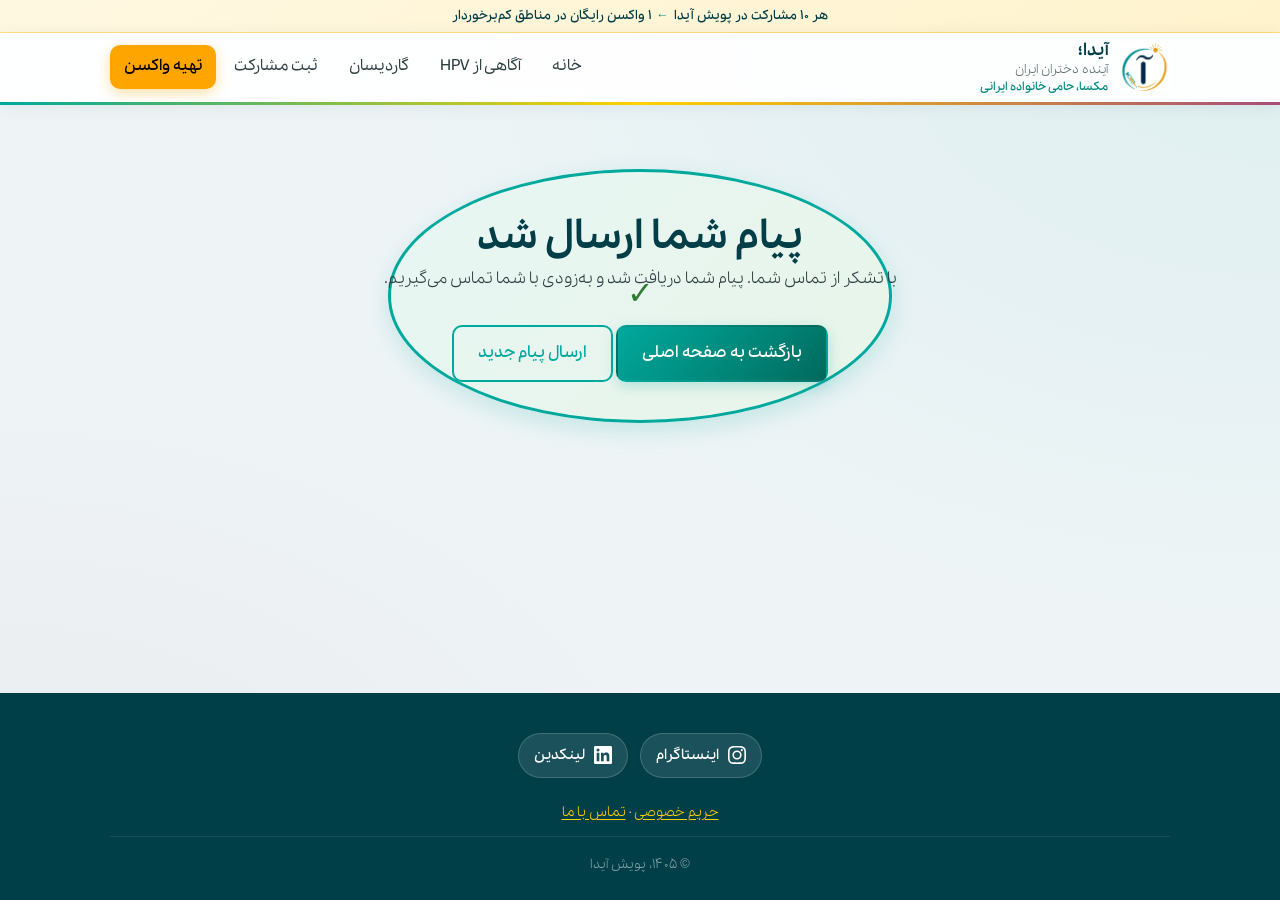
<file: contact-thank-you.html>
﻿<!DOCTYPE html>
<html lang="fa" dir="rtl">
<head>
  <meta charset="UTF-8">
  <meta name="viewport" content="width=device-width, initial-scale=1.0">
  <title>پیام ارسال شد، پویش آیدا</title>
  <meta name="robots" content="noindex, nofollow">
  <meta name="description" content="پیام شما با موفقیت به پویش آیدا ارسال شد.">
  <link rel="canonical" href="https://www.iranaida.com/contact-thank-you.html">
  <meta property="og:locale" content="fa_IR">
  <meta property="og:site_name" content="پویش آیدا">
  <meta property="og:type" content="website">
  <meta property="og:title" content="پیام شما ارسال شد — پویش آیدا">
  <meta property="og:description" content="با تشکر از تماس شما با پویش آیدا.">
  <meta property="og:url" content="https://www.iranaida.com/contact-thank-you.html">
  <meta property="og:image" content="https://www.iranaida.com/assets/images/meta/og-image.jpg">
  <!-- Google Tag Manager -->
  <script>(function(w,d,s,l,i){w[l]=w[l]||[];w[l].push({'gtm.start':
  new Date().getTime(),event:'gtm.js'});var f=d.getElementsByTagName(s)[0],
  j=d.createElement(s),dl=l!='dataLayer'?'&l='+l:'';j.async=true;j.src=
  'https://www.googletagmanager.com/gtm.js?id='+i+dl;f.parentNode.insertBefore(j,f);
  })(window,document,'script','dataLayer','GTM-N387J6GK');</script>
  <!-- End Google Tag Manager -->
  <link rel="icon" type="image/png" href="assets/images/meta/favicon.png">
  <link rel="stylesheet" href="assets/css/fonts.css">
  <link rel="stylesheet" href="assets/css/base.css">
  <link rel="stylesheet" href="assets/css/components.css">
  <link rel="stylesheet" href="assets/css/animations.css">
</head>
<body>
  <!-- Google Tag Manager (noscript) -->
  <noscript><iframe src="https://www.googletagmanager.com/ns.html?id=GTM-N387J6GK" height="0" width="0" style="display:none;visibility:hidden"></iframe></noscript>
  <!-- End Google Tag Manager (noscript) -->
  <div class="page-wrapper">
    <div class="campaign-bar" role="note">
      <div class="container campaign-bar__inner">
        هر ۱۰ مشارکت در پویش آیدا <span class="campaign-bar__arrow" aria-hidden="true">→</span> ۱ واکسن رایگان در مناطق کم‌برخوردار
      </div>
    </div>
    <header class="header">
      <div class="container header__inner">
        <a href="index.html" class="header__logo">
          <img src="assets/images/logos/logo-aida-brochure.png" alt="پویش آیدا">
          <span class="header__brand">
            <span class="header__brand-bold">آیدا؛</span>
            <span class="header__brand-light">آینده دختران ایران</span>
            <span class="header__brand-support">مکسا، حامی خانواده ایرانی</span>
          </span>
        </a>
        <a href="pharmacies.html" class="header__cta-mobile header__link header__link--order">تهیه واکسن</a>
        <button class="header__toggle" aria-label="منو" aria-expanded="false">
          <svg viewBox="0 0 24 24" fill="none" stroke="currentColor" stroke-width="2"><path d="M4 6h16M4 12h16M4 18h16"/></svg>
        </button>
        <nav class="header__nav">
          <a href="index.html" class="header__link">خانه</a>
          <a href="hpv.html" class="header__link">آگاهی از HPV</a>
          <a href="gardisun.html" class="header__link">گاردیسان</a>
          <a href="register.html" class="header__link">ثبت مشارکت</a>
          <a href="pharmacies.html" class="header__link header__link--order">تهیه واکسن</a>
        </nav>
      </div>
    </header>

    <main>
      <section class="section">
        <div class="container thankyou">
          <div class="thankyou__icon" aria-hidden="true">✓</div>
          <h1>پیام شما ارسال شد</h1>
          <p>با تشکر از تماس شما. پیام شما دریافت شد و به‌زودی با شما تماس می‌گیریم.</p>

          <a href="index.html" class="btn btn--primary" style="margin-top:2rem">بازگشت به صفحه اصلی</a>
          <a href="contact.html" class="btn btn--outline" style="margin-top:1rem">ارسال پیام جدید</a>
        </div>
      </section>
    </main>

    <footer class="footer">
      <div class="container">
        <nav class="footer__social" aria-label="شبکه‌های اجتماعی آیدا">
          <a class="footer__social-link footer__social-link--instagram" href="https://www.instagram.com/iran_aida/" target="_blank" rel="noopener noreferrer">
            <svg viewBox="0 0 24 24" aria-hidden="true" fill="currentColor"><path d="M12 2.163c3.204 0 3.584.012 4.85.07 3.252.148 4.771 1.691 4.919 4.919.058 1.265.069 1.645.069 4.849 0 3.205-.012 3.584-.069 4.849-.149 3.225-1.664 4.771-4.919 4.919-1.266.058-1.644.07-4.85.07-3.204 0-3.584-.012-4.849-.07-3.26-.149-4.771-1.699-4.919-4.92-.058-1.265-.07-1.644-.07-4.849 0-3.204.013-3.583.07-4.849.149-3.227 1.664-4.771 4.919-4.919 1.266-.057 1.645-.069 4.849-.069zM12 0C8.741 0 8.333.014 7.053.072 2.695.272.273 2.69.073 7.052.014 8.333 0 8.741 0 12c0 3.259.014 3.668.072 4.948.2 4.358 2.618 6.78 6.98 6.98C8.333 23.986 8.741 24 12 24c3.259 0 3.668-.014 4.948-.072 4.354-.2 6.782-2.618 6.979-6.98.059-1.28.073-1.689.073-4.948 0-3.259-.014-3.667-.072-4.947-.196-4.354-2.617-6.78-6.979-6.98C15.668.014 15.259 0 12 0zm0 5.838a6.162 6.162 0 100 12.324 6.162 6.162 0 000-12.324zM12 16a4 4 0 110-8 4 4 0 010 8zm6.406-11.845a1.44 1.44 0 100 2.881 1.44 1.44 0 000-2.881z"/></svg>
            <span>اینستاگرام</span>
          </a>
          <a class="footer__social-link footer__social-link--linkedin" href="https://www.linkedin.com/company/iranaida/" target="_blank" rel="noopener noreferrer">
            <svg viewBox="0 0 24 24" aria-hidden="true" fill="currentColor"><path d="M20.447 20.452h-3.554v-5.569c0-1.328-.027-3.037-1.852-3.037-1.853 0-2.136 1.445-2.136 2.939v5.667H9.351V9h3.414v1.561h.046c.477-.9 1.637-1.85 3.37-1.85 3.601 0 4.267 2.37 4.267 5.455v6.286zM5.337 7.433a2.062 2.062 0 01-2.063-2.065 2.064 2.064 0 112.063 2.065zm1.782 13.019H3.555V9h3.564v11.452zM22.225 0H1.771C.792 0 0 .774 0 1.729v20.542C0 23.227.792 24 1.771 24h20.451C23.2 24 24 23.227 24 22.271V1.729C24 .774 23.2 0 22.222 0h.003z"/></svg>
            <span>لینکدین</span>
          </a>
        </nav>
        <p class="footer__legal"><a href="privacy.html">حریم خصوصی</a> · <a href="contact.html">تماس با ما</a></p>
        <p class="footer__copy">© ۱۴۰۵، پویش آیدا</p>
      </div>
    </footer>

    <nav class="bottom-nav" aria-label="منوی اصلی">
      <a href="index.html" class="bottom-nav__item">
        <svg viewBox="0 0 24 24"><path d="M3 10.5L12 3l9 7.5V20a1 1 0 01-1 1h-5v-6H9v6H4a1 1 0 01-1-1v-9.5z"/></svg>
        <span>خانه</span>
      </a>
      <a href="hpv.html" class="bottom-nav__item">
        <svg viewBox="0 0 24 24"><circle cx="12" cy="12" r="9"/><path d="M12 8v4M12 16h.01"/></svg>
        <span>HPV</span>
      </a>
      <a href="gardisun.html" class="bottom-nav__item">
        <svg viewBox="0 0 24 24"><path d="M12 2L2 7l10 5 10-5-10-5z"/><path d="M2 17l10 5 10-5M2 12l10 5 10-5"/></svg>
        <span>گاردیسان</span>
      </a>
      <a href="why-macsa.html" class="bottom-nav__item">
        <svg viewBox="0 0 24 24"><path d="M12 3l3 6h6l-4.5 4 1.7 6.5L12 16l-6.2 3.5L7.5 13 3 9h6z"/></svg>
        <span>مکسا</span>
      </a>
      <a href="register.html" class="bottom-nav__item bottom-nav__item--cta">
        <svg viewBox="0 0 24 24"><path d="M12 5v14M5 12h14"/></svg>
        <span>ثبت</span>
      </a>
    </nav>
  </div>
  <script src="assets/js/utm.js"></script>
  <script src="assets/js/analytics.js"></script>
  <script src="assets/js/main.js"></script>
</body>
</html>
</file>
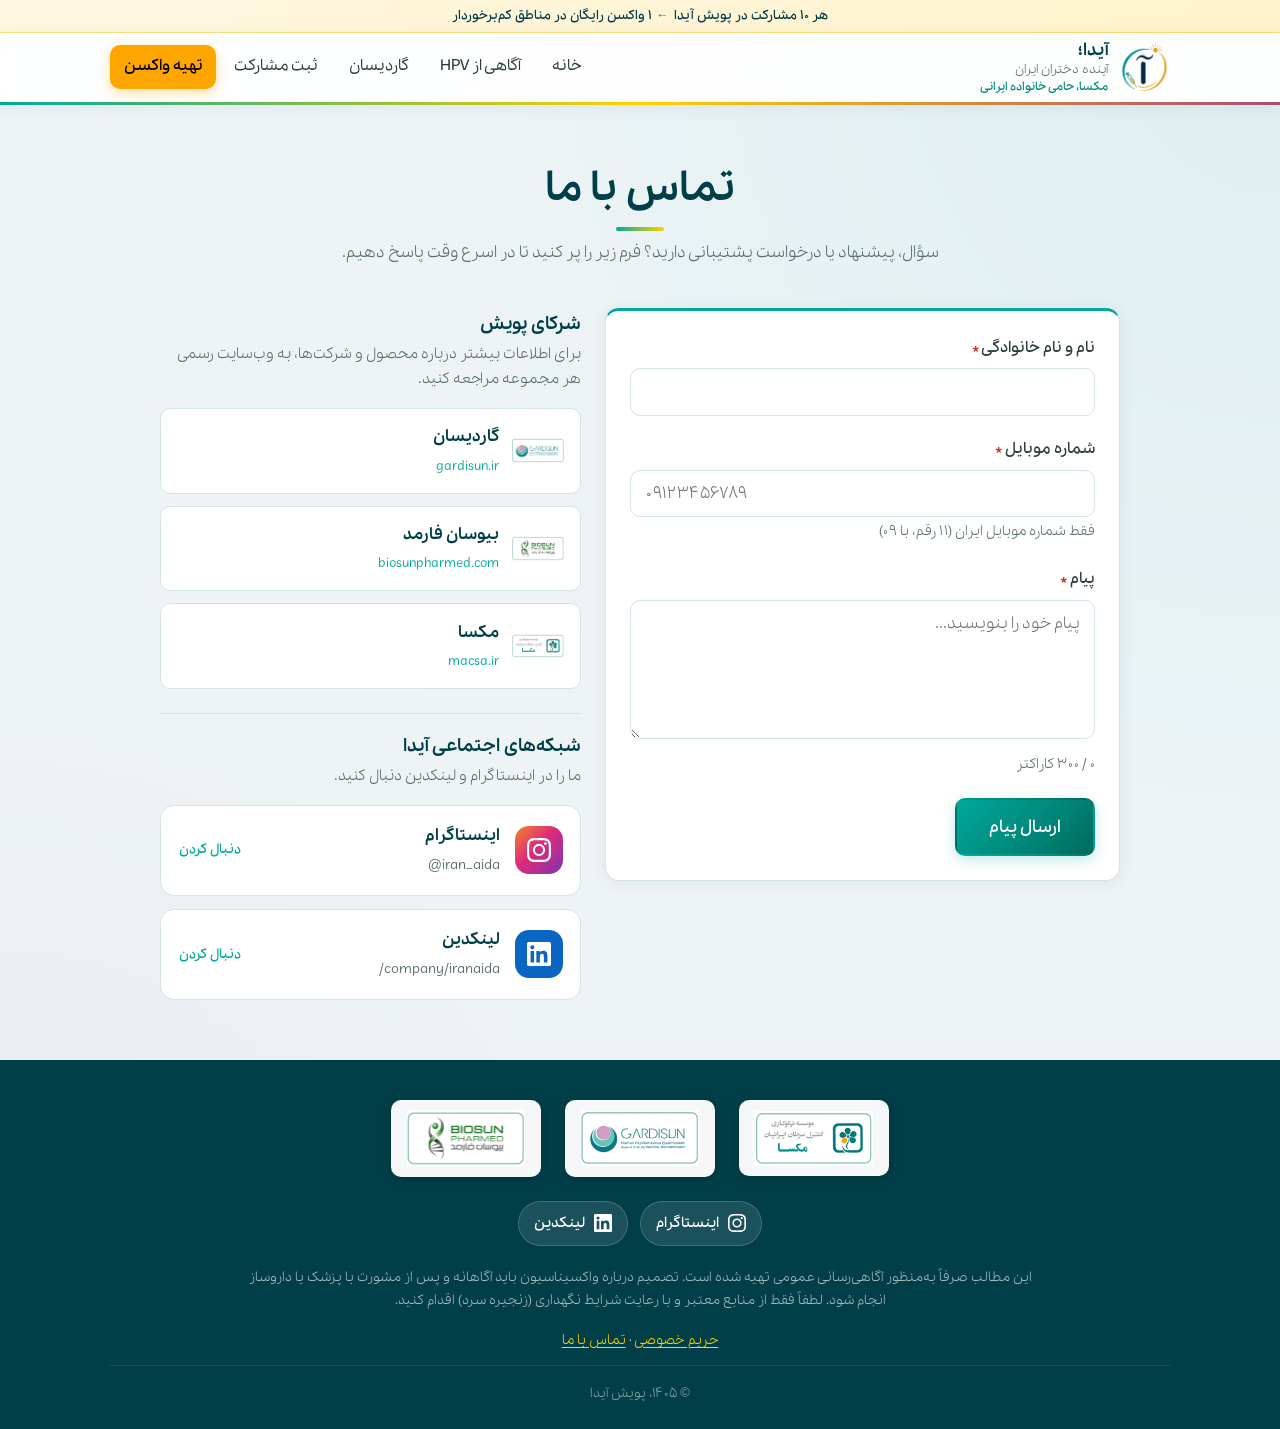
<file: contact.html>
﻿<!DOCTYPE html>
<html lang="fa" dir="rtl">
<head>
  <meta charset="UTF-8">
  <meta name="viewport" content="width=device-width, initial-scale=1.0">
  <title>تماس با ما، پویش آیدا</title>
  <meta name="description" content="با تیم پویش آیدا در تماس باشید — پرسش‌ها، پیشنهادها و درخواست‌های پشتیبانی.">
  <link rel="canonical" href="https://www.iranaida.com/contact.html">
  <meta property="og:locale" content="fa_IR">
  <meta property="og:site_name" content="پویش آیدا">
  <meta property="og:type" content="website">
  <meta property="og:title" content="تماس با ما — پویش آیدا">
  <meta property="og:description" content="فرم تماس با پویش آیدا برای پرسش و پشتیبانی.">
  <meta property="og:url" content="https://www.iranaida.com/contact.html">
  <meta property="og:image" content="https://www.iranaida.com/assets/images/meta/og-image.jpg">
  <!-- Google Tag Manager -->
  <script>(function(w,d,s,l,i){w[l]=w[l]||[];w[l].push({'gtm.start':
  new Date().getTime(),event:'gtm.js'});var f=d.getElementsByTagName(s)[0],
  j=d.createElement(s),dl=l!='dataLayer'?'&l='+l:'';j.async=true;j.src=
  'https://www.googletagmanager.com/gtm.js?id='+i+dl;f.parentNode.insertBefore(j,f);
  })(window,document,'script','dataLayer','GTM-N387J6GK');</script>
  <!-- End Google Tag Manager -->
  <link rel="icon" type="image/png" href="assets/images/meta/favicon.png">
  <link rel="stylesheet" href="assets/css/fonts.css">
  <link rel="stylesheet" href="assets/css/base.css">
  <link rel="stylesheet" href="assets/css/components.css">
  <link rel="stylesheet" href="assets/css/animations.css">
</head>
<body>
  <!-- Google Tag Manager (noscript) -->
  <noscript><iframe src="https://www.googletagmanager.com/ns.html?id=GTM-N387J6GK" height="0" width="0" style="display:none;visibility:hidden"></iframe></noscript>
  <!-- End Google Tag Manager (noscript) -->
  <div class="page-wrapper">
    <div class="campaign-bar" role="note">
      <div class="container campaign-bar__inner">
        هر ۱۰ مشارکت در پویش آیدا <span class="campaign-bar__arrow" aria-hidden="true">→</span> ۱ واکسن رایگان در مناطق کم‌برخوردار
      </div>
    </div>
    <header class="header">
      <div class="container header__inner">
        <a href="index.html" class="header__logo">
          <img src="assets/images/logos/logo-aida-brochure.png" alt="پویش آیدا">
          <span class="header__brand">
            <span class="header__brand-bold">آیدا؛</span>
            <span class="header__brand-light">آینده دختران ایران</span>
            <span class="header__brand-support">مکسا، حامی خانواده ایرانی</span>
          </span>
        </a>
        <a href="pharmacies.html" class="header__cta-mobile header__link header__link--order">تهیه واکسن</a>
        <button class="header__toggle" aria-label="منو" aria-expanded="false">
          <svg viewBox="0 0 24 24" fill="none" stroke="currentColor" stroke-width="2"><path d="M4 6h16M4 12h16M4 18h16"/></svg>
        </button>
        <nav class="header__nav">
          <a href="index.html" class="header__link">خانه</a>
          <a href="hpv.html" class="header__link">آگاهی از HPV</a>
          <a href="gardisun.html" class="header__link">گاردیسان</a>
          <a href="register.html" class="header__link">ثبت مشارکت</a>
          <a href="pharmacies.html" class="header__link header__link--order">تهیه واکسن</a>
        </nav>
      </div>
    </header>

    <main>
      <section class="section">
        <div class="container">
          <h1 class="section__title">تماس با ما</h1>
          <p class="section__subtitle">سؤال، پیشنهاد یا درخواست پشتیبانی دارید؟ فرم زیر را پر کنید تا در اسرع وقت پاسخ دهیم.</p>

          <div class="contact-layout reveal">
            <div class="card form-page contact-form">
              <div class="form-alert" id="contact-alert" role="alert"></div>

              <form id="contact-form" novalidate>
                <div class="form-group" data-field="name">
                  <label for="contact-name">نام و نام خانوادگی <span class="required">*</span></label>
                  <input type="text" id="contact-name" name="name" required autocomplete="name" maxlength="120">
                  <span class="error-msg"></span>
                </div>

                <div class="form-group" data-field="phone">
                  <label for="contact-phone">شماره موبایل <span class="required">*</span></label>
                  <input type="tel" id="contact-phone" name="phone" required inputmode="numeric" placeholder="۰۹۱۲۳۴۵۶۷۸۹" maxlength="11" autocomplete="tel">
                  <span class="hint">فقط شماره موبایل ایران (۱۱ رقم، با ۰۹)</span>
                  <span class="error-msg"></span>
                </div>

                <div class="form-group" data-field="message">
                  <label for="contact-message">پیام <span class="required">*</span></label>
                  <textarea id="contact-message" name="message" rows="5" required maxlength="300" placeholder="پیام خود را بنویسید..."></textarea>
                  <span class="hint"><span id="message-count">۰</span> / ۳۰۰ کاراکتر</span>
                  <span class="error-msg"></span>
                </div>

                <div class="honeypot" aria-hidden="true">
                  <label for="website">Website</label>
                  <input type="text" id="website" name="website" tabindex="-1" autocomplete="off">
                </div>

                <button type="submit" class="btn btn--primary btn--lg" id="contact-submit">ارسال پیام</button>
              </form>
            </div>

            <aside class="contact-partners">
              <h2 class="contact-partners__title">شرکای پویش</h2>
              <p class="contact-partners__lead">برای اطلاعات بیشتر درباره محصول و شرکت‌ها، به وب‌سایت رسمی هر مجموعه مراجعه کنید.</p>
              <ul class="partner-list">
                <li>
                  <a href="http://gardisun.ir/" class="partner-card" target="_blank" rel="noopener noreferrer">
                    <img src="assets/images/logos/logo-gardisun.png" alt="">
                    <span class="partner-card__name">گاردیسان</span>
                    <span class="partner-card__url">gardisun.ir</span>
                  </a>
                </li>
                <li>
                  <a href="https://biosunpharmed.com/" class="partner-card" target="_blank" rel="noopener noreferrer">
                    <img src="assets/images/logos/logo-biosun.png" alt="">
                    <span class="partner-card__name">بیوسان فارمد</span>
                    <span class="partner-card__url">biosunpharmed.com</span>
                  </a>
                </li>
                <li>
                  <a href="https://macsa.ir/fa/" class="partner-card" target="_blank" rel="noopener noreferrer">
                    <img src="assets/images/logos/logo-macsa.png" alt="">
                    <span class="partner-card__name">مکسا</span>
                    <span class="partner-card__url">macsa.ir</span>
                  </a>
                </li>
              </ul>

              <div class="contact-social">
                <h2 class="contact-partners__title">شبکه‌های اجتماعی آیدا</h2>
                <p class="contact-partners__lead">ما را در اینستاگرام و لینکدین دنبال کنید.</p>
                <div class="social-cards">
                  <a class="social-card social-card--instagram" href="https://www.instagram.com/iran_aida/" target="_blank" rel="noopener noreferrer">
                    <span class="social-card__icon" aria-hidden="true">
                      <svg viewBox="0 0 24 24" fill="currentColor"><path d="M12 2.163c3.204 0 3.584.012 4.85.07 3.252.148 4.771 1.691 4.919 4.919.058 1.265.069 1.645.069 4.849 0 3.205-.012 3.584-.069 4.849-.149 3.225-1.664 4.771-4.919 4.919-1.266.058-1.644.07-4.85.07-3.204 0-3.584-.012-4.849-.07-3.26-.149-4.771-1.699-4.919-4.92-.058-1.265-.07-1.644-.07-4.849 0-3.204.013-3.583.07-4.849.149-3.227 1.664-4.771 4.919-4.919 1.266-.057 1.645-.069 4.849-.069zM12 0C8.741 0 8.333.014 7.053.072 2.695.272.273 2.69.073 7.052.014 8.333 0 8.741 0 12c0 3.259.014 3.668.072 4.948.2 4.358 2.618 6.78 6.98 6.98C8.333 23.986 8.741 24 12 24c3.259 0 3.668-.014 4.948-.072 4.354-.2 6.782-2.618 6.979-6.98.059-1.28.073-1.689.073-4.948 0-3.259-.014-3.667-.072-4.947-.196-4.354-2.617-6.78-6.979-6.98C15.668.014 15.259 0 12 0zm0 5.838a6.162 6.162 0 100 12.324 6.162 6.162 0 000-12.324zM12 16a4 4 0 110-8 4 4 0 010 8zm6.406-11.845a1.44 1.44 0 100 2.881 1.44 1.44 0 000-2.881z"/></svg>
                    </span>
                    <span class="social-card__body">
                      <span class="social-card__name">اینستاگرام</span>
                      <span class="social-card__handle">@iran_aida</span>
                    </span>
                    <span class="social-card__action">دنبال کردن</span>
                  </a>
                  <a class="social-card social-card--linkedin" href="https://www.linkedin.com/company/iranaida/" target="_blank" rel="noopener noreferrer">
                    <span class="social-card__icon" aria-hidden="true">
                      <svg viewBox="0 0 24 24" fill="currentColor"><path d="M20.447 20.452h-3.554v-5.569c0-1.328-.027-3.037-1.852-3.037-1.853 0-2.136 1.445-2.136 2.939v5.667H9.351V9h3.414v1.561h.046c.477-.9 1.637-1.85 3.37-1.85 3.601 0 4.267 2.37 4.267 5.455v6.286zM5.337 7.433a2.062 2.062 0 01-2.063-2.065 2.064 2.064 0 112.063 2.065zm1.782 13.019H3.555V9h3.564v11.452zM22.225 0H1.771C.792 0 0 .774 0 1.729v20.542C0 23.227.792 24 1.771 24h20.451C23.2 24 24 23.227 24 22.271V1.729C24 .774 23.2 0 22.222 0h.003z"/></svg>
                    </span>
                    <span class="social-card__body">
                      <span class="social-card__name">لینکدین</span>
                      <span class="social-card__handle">/company/iranaida</span>
                    </span>
                    <span class="social-card__action">دنبال کردن</span>
                  </a>
                </div>
              </div>
            </aside>
          </div>
        </div>
      </section>
    </main>

    <footer class="footer">
      <div class="container">
        <div class="footer__logos">
          <a href="https://macsa.ir/fa/" target="_blank" rel="noopener noreferrer"><img src="assets/images/logos/logo-macsa.png" alt="MACSA"></a>
          <a href="http://gardisun.ir/" target="_blank" rel="noopener noreferrer"><img src="assets/images/logos/logo-gardisun.png" alt="گاردیسان"></a>
          <a href="https://biosunpharmed.com/" target="_blank" rel="noopener noreferrer"><img src="assets/images/logos/logo-biosun.png" alt="بیوسان فارمد"></a>
        </div>
        <nav class="footer__social" aria-label="شبکه‌های اجتماعی آیدا">
          <a class="footer__social-link footer__social-link--instagram" href="https://www.instagram.com/iran_aida/" target="_blank" rel="noopener noreferrer">
            <svg viewBox="0 0 24 24" aria-hidden="true" fill="currentColor"><path d="M12 2.163c3.204 0 3.584.012 4.85.07 3.252.148 4.771 1.691 4.919 4.919.058 1.265.069 1.645.069 4.849 0 3.205-.012 3.584-.069 4.849-.149 3.225-1.664 4.771-4.919 4.919-1.266.058-1.644.07-4.85.07-3.204 0-3.584-.012-4.849-.07-3.26-.149-4.771-1.699-4.919-4.92-.058-1.265-.07-1.644-.07-4.849 0-3.204.013-3.583.07-4.849.149-3.227 1.664-4.771 4.919-4.919 1.266-.057 1.645-.069 4.849-.069zM12 0C8.741 0 8.333.014 7.053.072 2.695.272.273 2.69.073 7.052.014 8.333 0 8.741 0 12c0 3.259.014 3.668.072 4.948.2 4.358 2.618 6.78 6.98 6.98C8.333 23.986 8.741 24 12 24c3.259 0 3.668-.014 4.948-.072 4.354-.2 6.782-2.618 6.979-6.98.059-1.28.073-1.689.073-4.948 0-3.259-.014-3.667-.072-4.947-.196-4.354-2.617-6.78-6.979-6.98C15.668.014 15.259 0 12 0zm0 5.838a6.162 6.162 0 100 12.324 6.162 6.162 0 000-12.324zM12 16a4 4 0 110-8 4 4 0 010 8zm6.406-11.845a1.44 1.44 0 100 2.881 1.44 1.44 0 000-2.881z"/></svg>
            <span>اینستاگرام</span>
          </a>
          <a class="footer__social-link footer__social-link--linkedin" href="https://www.linkedin.com/company/iranaida/" target="_blank" rel="noopener noreferrer">
            <svg viewBox="0 0 24 24" aria-hidden="true" fill="currentColor"><path d="M20.447 20.452h-3.554v-5.569c0-1.328-.027-3.037-1.852-3.037-1.853 0-2.136 1.445-2.136 2.939v5.667H9.351V9h3.414v1.561h.046c.477-.9 1.637-1.85 3.37-1.85 3.601 0 4.267 2.37 4.267 5.455v6.286zM5.337 7.433a2.062 2.062 0 01-2.063-2.065 2.064 2.064 0 112.063 2.065zm1.782 13.019H3.555V9h3.564v11.452zM22.225 0H1.771C.792 0 0 .774 0 1.729v20.542C0 23.227.792 24 1.771 24h20.451C23.2 24 24 23.227 24 22.271V1.729C24 .774 23.2 0 22.222 0h.003z"/></svg>
            <span>لینکدین</span>
          </a>
        </nav>

        <p class="footer__disclaimer">این مطالب صرفاً به‌منظور آگاهی‌رسانی عمومی تهیه شده است. تصمیم درباره واکسیناسیون باید آگاهانه و پس از مشورت با پزشک یا داروساز انجام شود. لطفاً فقط از منابع معتبر و با رعایت شرایط نگهداری (زنجیره سرد) اقدام کنید.</p>
        <p class="footer__legal"><a href="privacy.html">حریم خصوصی</a> · <a href="contact.html">تماس با ما</a></p>
        <p class="footer__copy">© ۱۴۰۵، پویش آیدا</p>
      </div>
    </footer>

    <nav class="bottom-nav" aria-label="منوی اصلی">
      <a href="index.html" class="bottom-nav__item">
        <svg viewBox="0 0 24 24"><path d="M3 10.5L12 3l9 7.5V20a1 1 0 01-1 1h-5v-6H9v6H4a1 1 0 01-1-1v-9.5z"/></svg>
        <span>خانه</span>
      </a>
      <a href="hpv.html" class="bottom-nav__item">
        <svg viewBox="0 0 24 24"><circle cx="12" cy="12" r="9"/><path d="M12 8v4M12 16h.01"/></svg>
        <span>HPV</span>
      </a>
      <a href="gardisun.html" class="bottom-nav__item">
        <svg viewBox="0 0 24 24"><path d="M12 2L2 7l10 5 10-5-10-5z"/><path d="M2 17l10 5 10-5M2 12l10 5 10-5"/></svg>
        <span>گاردیسان</span>
      </a>
      <a href="why-macsa.html" class="bottom-nav__item">
        <svg viewBox="0 0 24 24"><path d="M12 3l3 6h6l-4.5 4 1.7 6.5L12 16l-6.2 3.5L7.5 13 3 9h6z"/></svg>
        <span>مکسا</span>
      </a>
      <a href="register.html" class="bottom-nav__item bottom-nav__item--cta">
        <svg viewBox="0 0 24 24"><path d="M12 5v14M5 12h14"/></svg>
        <span>ثبت</span>
      </a>
    </nav>
  </div>
  <script src="assets/js/utm.js"></script>
  <script src="assets/js/analytics.js"></script>
  <script src="assets/js/main.js"></script>
  <script src="assets/js/contact-form.js"></script>
</body>
</html>
</file>
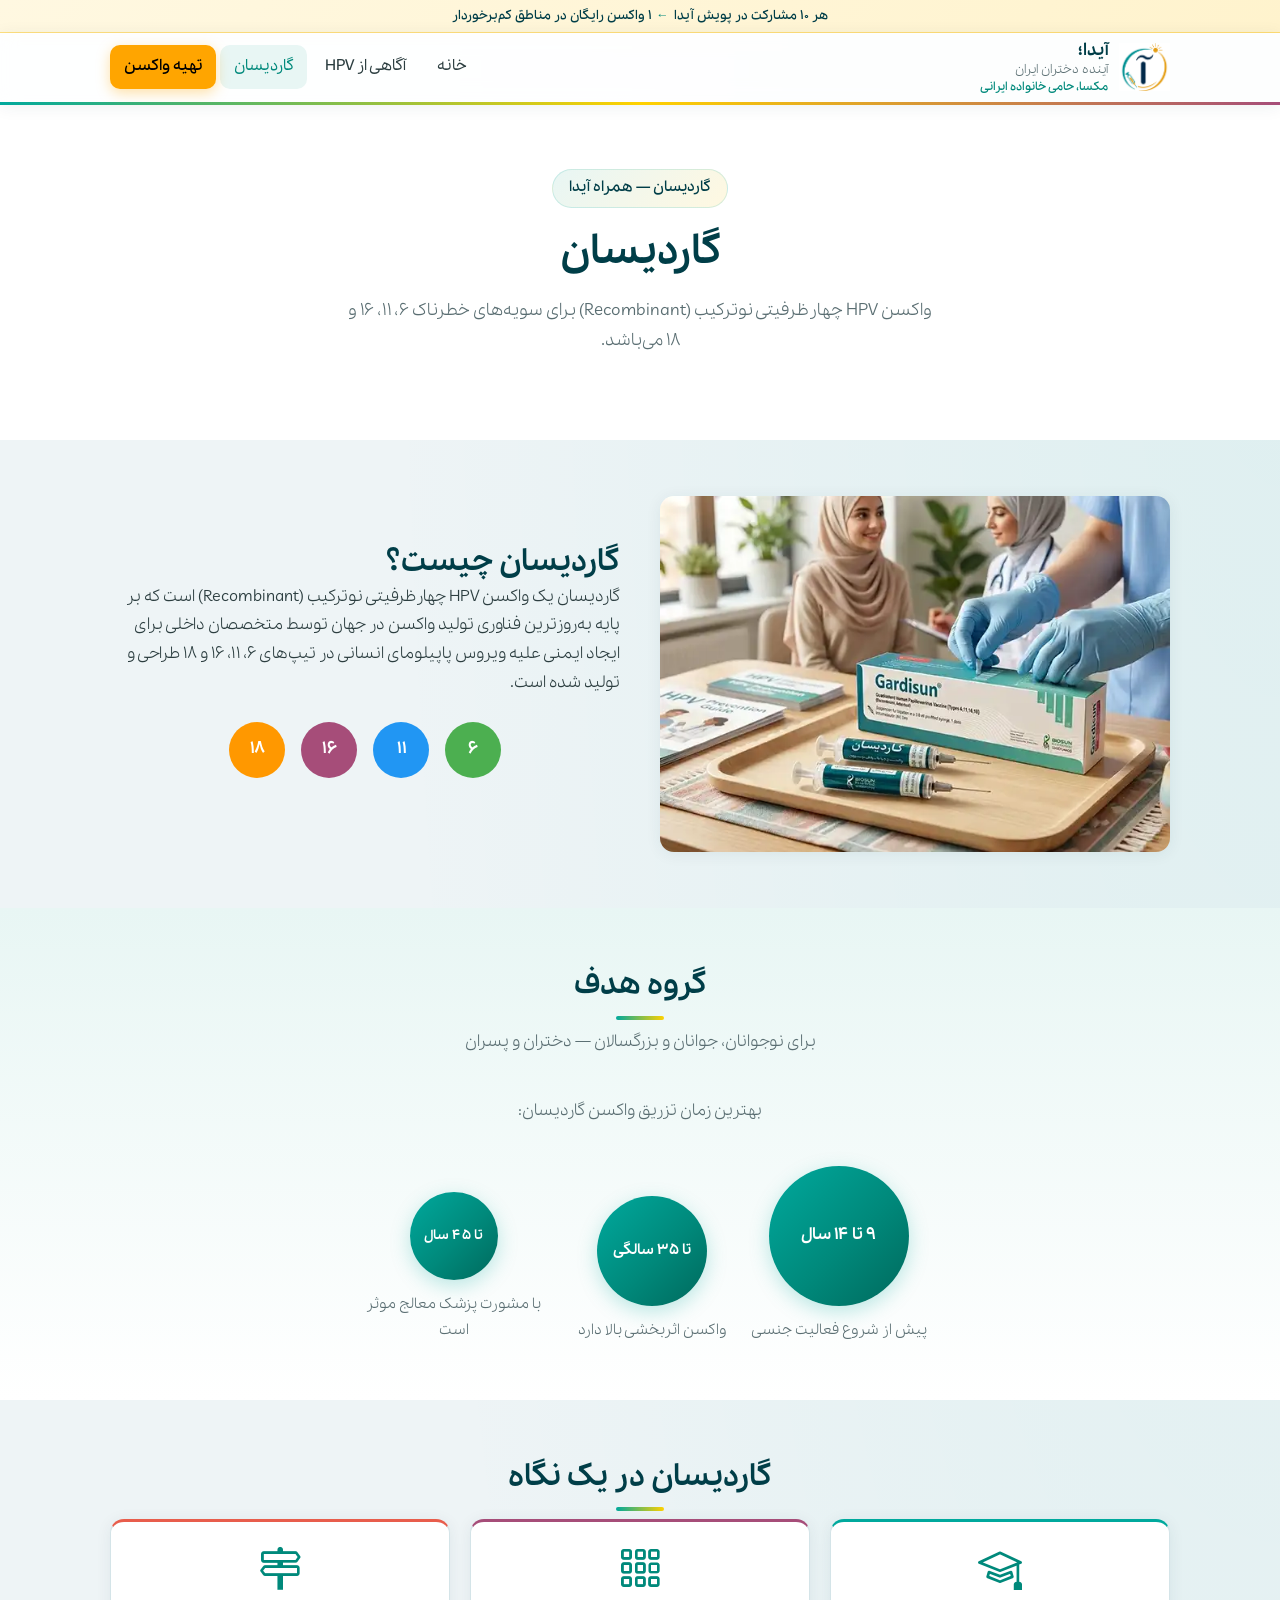
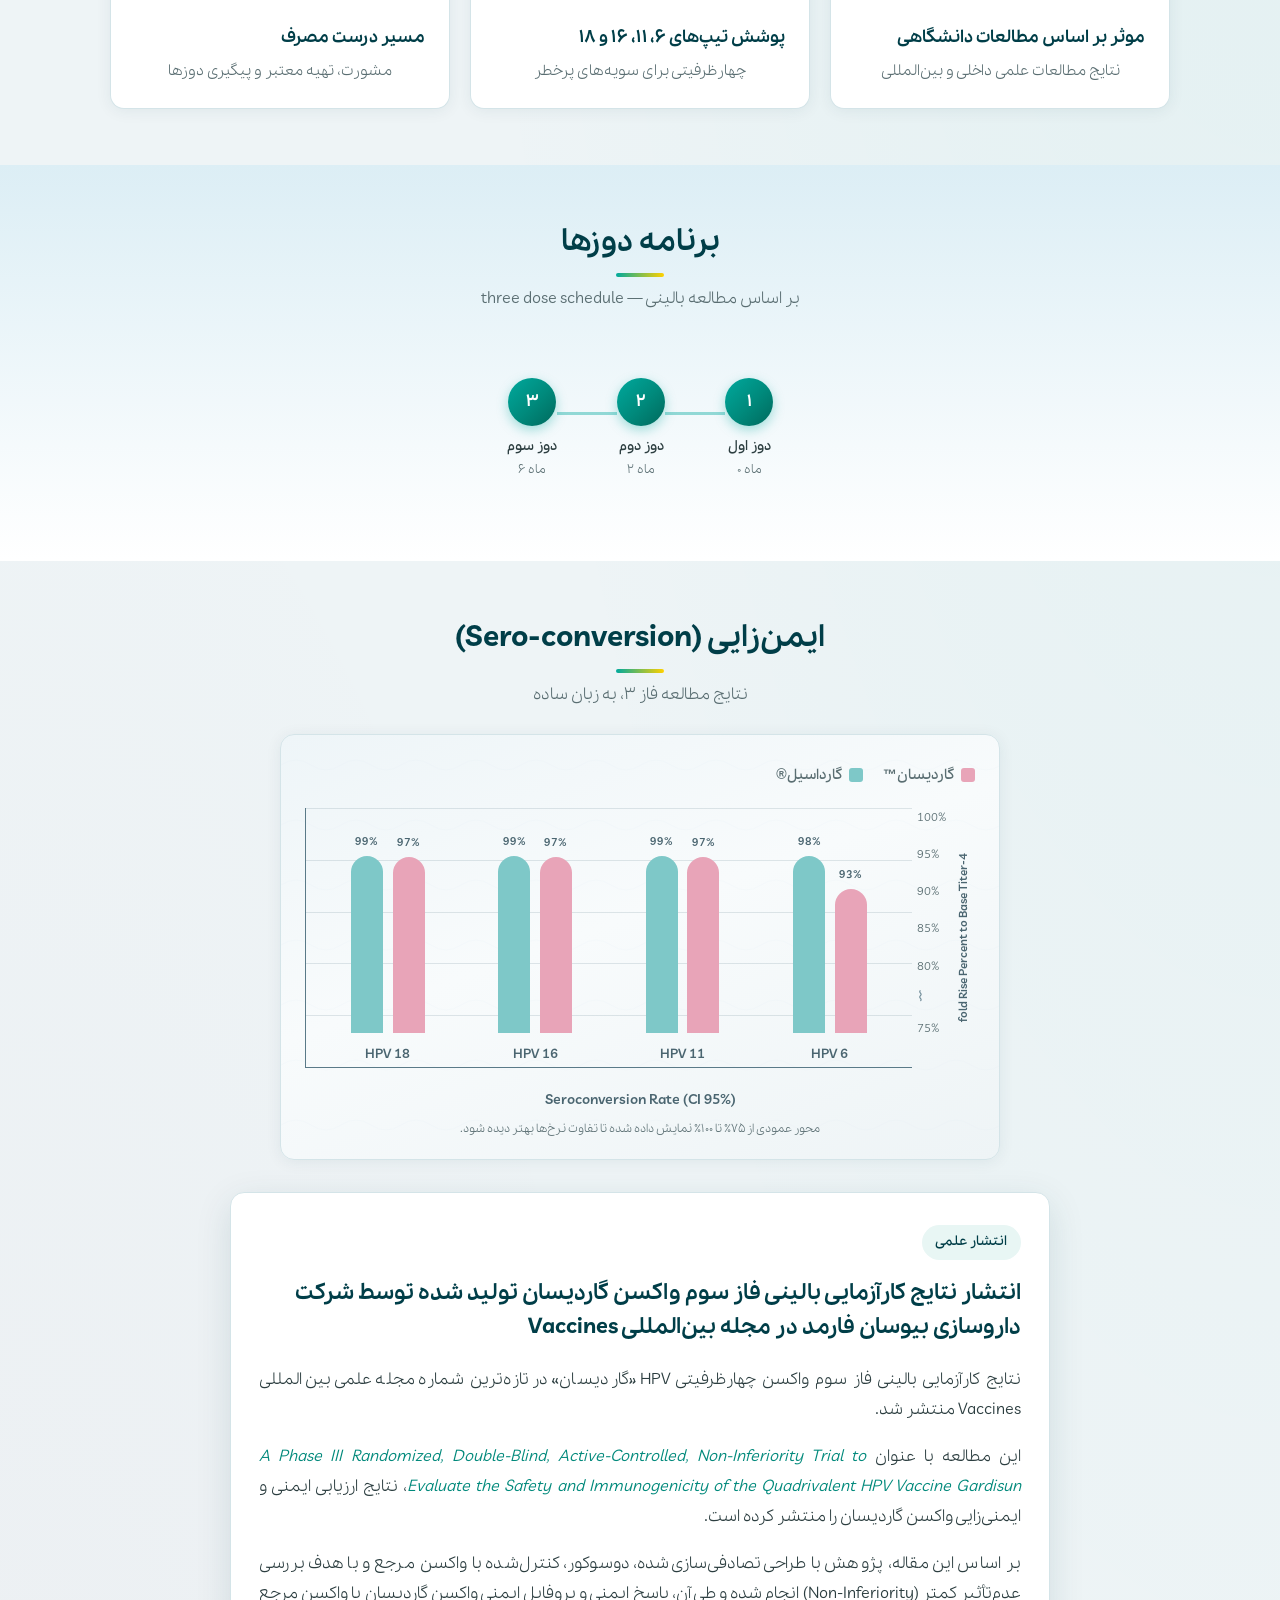
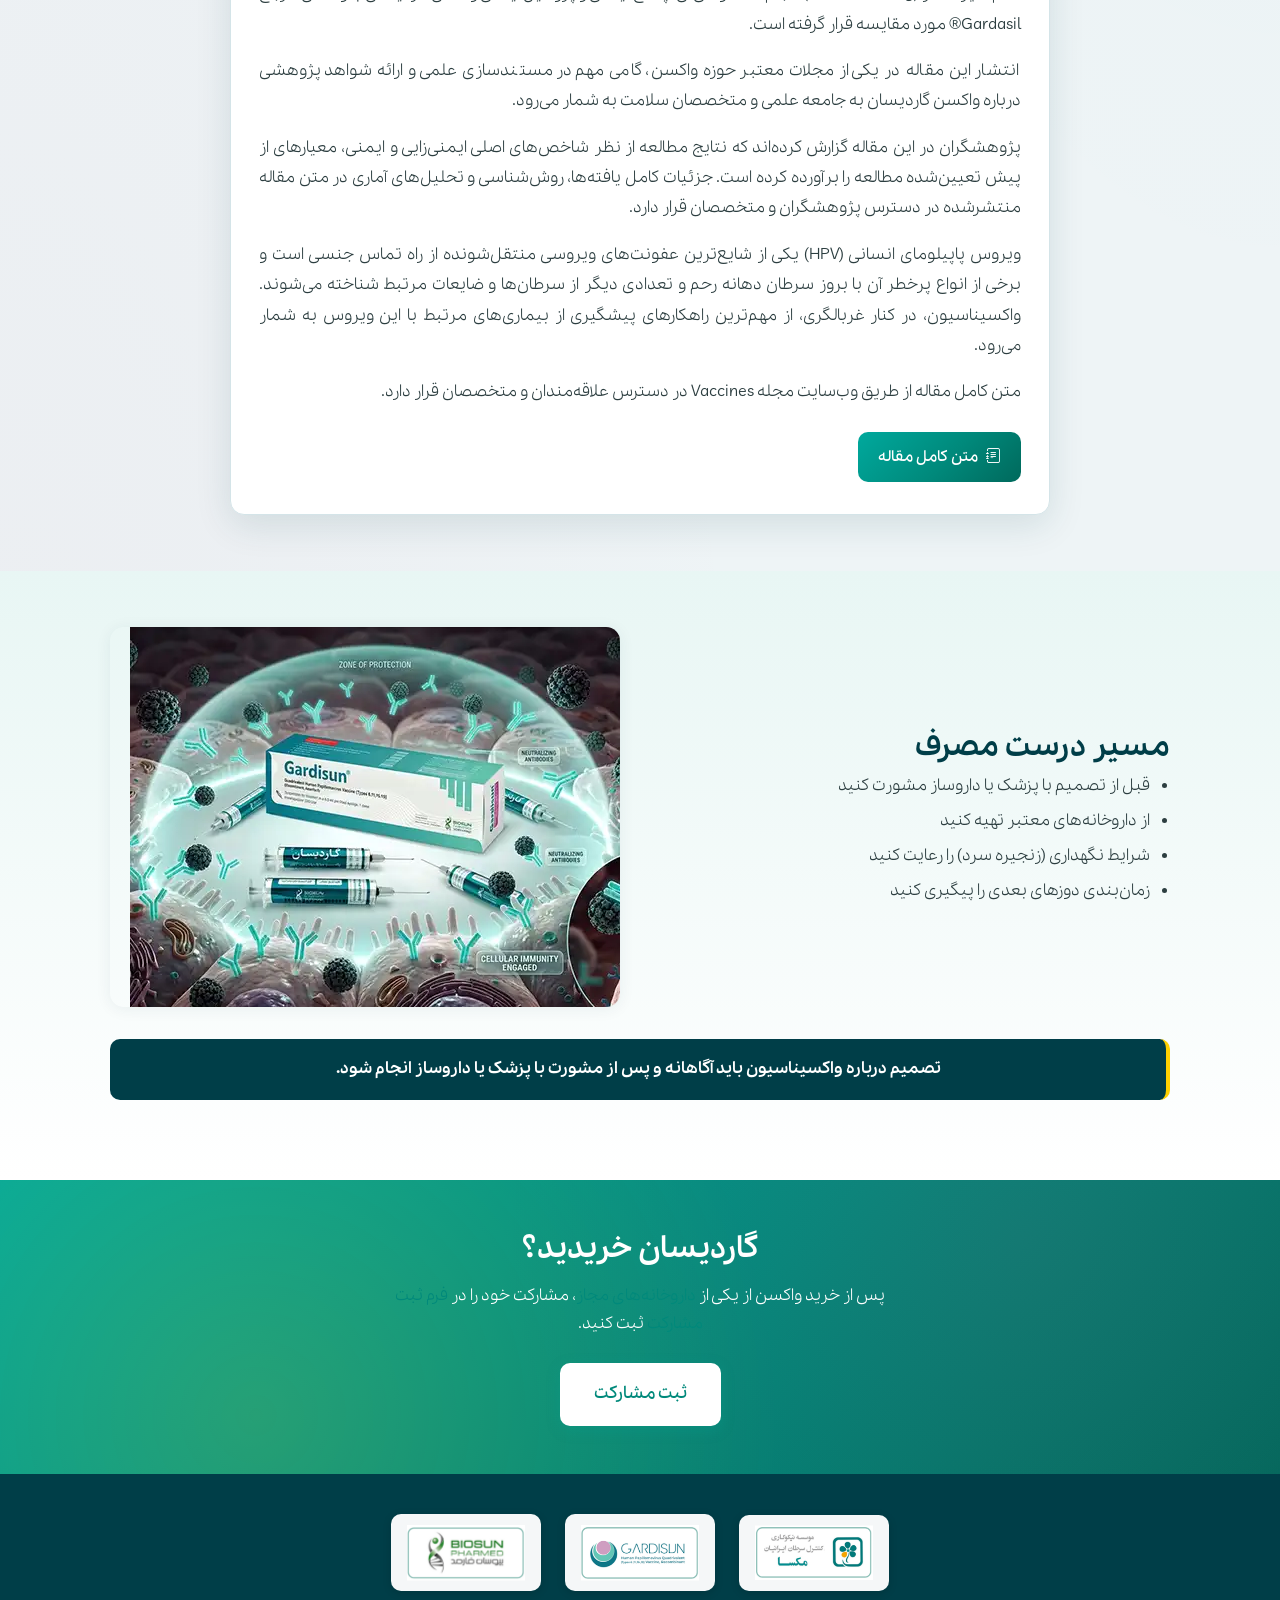
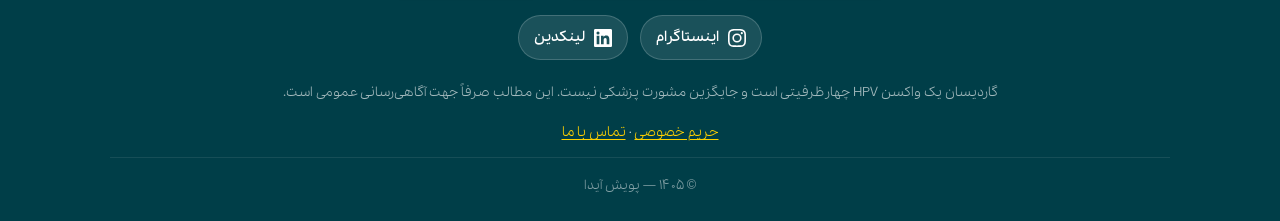
<file: gardisun.html>
﻿<!DOCTYPE html>
<html lang="fa" dir="rtl">
<head>
  <meta charset="UTF-8">
  <meta name="viewport" content="width=device-width, initial-scale=1.0">
  <title>گاردیسان، پویش آیدا</title>
  <meta name="description" content="گاردیسان، اولین واکسن HPV چهارظرفیتی ایرانی. اطلاعات محصول، برنامه دوز و مسیر درست مصرف.">
  <link rel="canonical" href="https://www.iranaida.com/gardisun.html">
  <meta property="og:locale" content="fa_IR">
  <meta property="og:site_name" content="پویش آیدا">
  <meta property="og:type" content="website">
  <meta property="og:title" content="گاردیسان، پویش آیدا">
  <meta property="og:description" content="واکسن HPV چهارظرفیتی ایرانی برای تیپ‌های ۶، ۱۱، ۱۶ و ۱۸. اطلاعات محصول و نتایج ایمن‌زایی.">
  <meta property="og:url" content="https://www.iranaida.com/gardisun.html">
  <meta property="og:image" content="https://www.iranaida.com/assets/images/meta/og-image.jpg">
  <meta property="og:image:secure_url" content="https://www.iranaida.com/assets/images/meta/og-image.jpg">
  <meta property="og:image:type" content="image/jpeg">
  <meta property="og:image:width" content="1200">
  <meta property="og:image:height" content="630">
  <meta property="og:image:alt" content="گاردیسان — همراه پویش آیدا">
  <meta name="twitter:card" content="summary_large_image">
  <meta name="twitter:title" content="گاردیسان، پویش آیدا">
  <meta name="twitter:description" content="واکسن HPV چهارظرفیتی ایرانی برای تیپ‌های ۶، ۱۱، ۱۶ و ۱۸. اطلاعات محصول و نتایج ایمن‌زایی.">
  <meta name="twitter:image" content="https://www.iranaida.com/assets/images/meta/og-image.jpg">
  <meta name="twitter:image:alt" content="گاردیسان — همراه پویش آیدا">
  <!-- Google Tag Manager -->
  <script>(function(w,d,s,l,i){w[l]=w[l]||[];w[l].push({'gtm.start':
  new Date().getTime(),event:'gtm.js'});var f=d.getElementsByTagName(s)[0],
  j=d.createElement(s),dl=l!='dataLayer'?'&l='+l:'';j.async=true;j.src=
  'https://www.googletagmanager.com/gtm.js?id='+i+dl;f.parentNode.insertBefore(j,f);
  })(window,document,'script','dataLayer','GTM-N387J6GK');</script>
  <!-- End Google Tag Manager -->
  <link rel="icon" type="image/png" href="assets/images/meta/favicon.png">
  <link rel="stylesheet" href="assets/css/fonts.css">
  <link rel="stylesheet" href="https://cdn.jsdelivr.net/npm/bootstrap-icons@1.11.3/font/bootstrap-icons.min.css">
  <link rel="stylesheet" href="assets/css/base.css">
  <link rel="stylesheet" href="assets/css/components.css">
  <link rel="stylesheet" href="assets/css/animations.css">
</head>
<body>
  <!-- Google Tag Manager (noscript) -->
  <noscript><iframe src="https://www.googletagmanager.com/ns.html?id=GTM-N387J6GK" height="0" width="0" style="display:none;visibility:hidden"></iframe></noscript>
  <!-- End Google Tag Manager (noscript) -->
  <div class="page-wrapper">
    <div class="campaign-bar" role="note">
      <div class="container campaign-bar__inner">
        هر ۱۰ مشارکت در پویش آیدا <span class="campaign-bar__arrow" aria-hidden="true">→</span> ۱ واکسن رایگان در مناطق کم‌برخوردار
      </div>
    </div>
    <header class="header">
      <div class="container header__inner">
        <a href="index.html" class="header__logo">
          <img src="assets/images/logos/logo-aida-brochure.png" alt="پویش آیدا">
          <span class="header__brand">
            <span class="header__brand-bold">آیدا؛</span>
            <span class="header__brand-light">آینده دختران ایران</span>
            <span class="header__brand-support">مکسا، حامی خانواده ایرانی</span>
          </span>
        </a>
        <a href="pharmacies.html" class="header__cta-mobile header__link header__link--order">تهیه واکسن</a>
        <button class="header__toggle" aria-label="منو" aria-expanded="false">
          <svg viewBox="0 0 24 24" fill="none" stroke="currentColor" stroke-width="2"><path d="M4 6h16M4 12h16M4 18h16"/></svg>
        </button>
        <nav class="header__nav">
          <a href="index.html" class="header__link">خانه</a>
          <a href="hpv.html" class="header__link">آگاهی از HPV</a>
          <a href="gardisun.html" class="header__link header__link--active">گاردیسان</a>
          <a href="pharmacies.html" class="header__link header__link--order">تهیه واکسن</a>
        </nav>
      </div>
    </header>

    <main>
      <section class="hero">
        <div class="container hero__content">
          <span class="hero__badge">گاردیسان — همراه آیدا</span>
          <h1 class="hero__title">گاردیسان</h1>
          <p class="hero__desc">واکسن HPV چهارظرفیتی نوترکیب (Recombinant) برای سویه‌های خطرناک ۶، ۱۱، ۱۶ و ۱۸ می‌باشد.</p>
        </div>
      </section>

      <section class="section">
        <div class="container">
          <div class="split">
            <div class="split__image">
              <img src="assets/images/product/gardisun-hero.webp" alt="واکسن گاردیسان">
            </div>
            <div>
              <h2>گاردیسان چیست؟</h2>
              <p>گاردیسان یک واکسن HPV چهارظرفیتی نوترکیب (Recombinant) است که بر پایه به‌روزترین فناوری تولید واکسن در جهان توسط متخصصان داخلی برای ایجاد ایمنی علیه ویروس پاپیلومای انسانی در تیپ‌های ۶، ۱۱، ۱۶ و ۱۸ طراحی و تولید شده است.</p>
              <div class="hpv-types">
                <div class="hpv-types__item">
                  <div class="hpv-types__circle hpv-types__circle--6">۶</div>
                </div>
                <div class="hpv-types__item">
                  <div class="hpv-types__circle hpv-types__circle--11">۱۱</div>
                </div>
                <div class="hpv-types__item">
                  <div class="hpv-types__circle hpv-types__circle--16">۱۶</div>
                </div>
                <div class="hpv-types__item">
                  <div class="hpv-types__circle hpv-types__circle--18">۱۸</div>
                </div>
              </div>
            </div>
          </div>
        </div>
      </section>

      <section class="section section--mint">
        <div class="container">
          <h2 class="section__title">گروه هدف</h2>
          <p class="section__subtitle">برای نوجوانان، جوانان و بزرگسالان — دختران و پسران</p>
          <p class="section__subtitle">بهترین زمان تزریق واکسن گاردیسان:</p>
          <div class="age-circles">
            <div class="age-circles__item age-circles__item--lg">
              <div class="age-circles__circle">۹ تا ۱۴ سال</div>
              <p>پیش از شروع فعالیت جنسی</p>
            </div>
            <div class="age-circles__item age-circles__item--md">
              <div class="age-circles__circle">تا ۳۵ سالگی</div>
              <p>واکسن اثربخشی بالا دارد</p>
            </div>
            <div class="age-circles__item age-circles__item--sm">
              <div class="age-circles__circle">تا ۴۵ سال</div>
              <p>با مشورت پزشک معالج موثر است</p>
            </div>
          </div>
        </div>
      </section>

      <section class="section">
        <div class="container">
          <h2 class="section__title">گاردیسان در یک نگاه</h2>
          <div class="card-grid card-grid--3">
            <div class="card card--step">
              <i class="bi bi-mortarboard step-icon" aria-hidden="true"></i>
              <h3>موثر بر اساس مطالعات دانشگاهی</h3>
              <p>نتایج مطالعات علمی داخلی و بین‌المللی</p>
            </div>
            <div class="card card--step">
              <i class="bi bi-grid-3x3-gap step-icon" aria-hidden="true"></i>
              <h3>پوشش تیپ‌های ۶، ۱۱، ۱۶ و ۱۸</h3>
              <p>چهارظرفیتی برای سویه‌های پرخطر</p>
            </div>
            <div class="card card--step">
              <i class="bi bi-signpost-2 step-icon" aria-hidden="true"></i>
              <h3>مسیر درست مصرف</h3>
              <p>مشورت، تهیه معتبر و پیگیری دوزها</p>
            </div>
          </div>
        </div>
      </section>

      <section class="section section--sky">
        <div class="container">
          <h2 class="section__title">برنامه دوزها</h2>
          <p class="section__subtitle">بر اساس مطالعه بالینی — three dose schedule</p>
          <div class="timeline">
            <div class="timeline__step">
              <div class="timeline__circle">۱</div>
              <div class="timeline__label">دوز اول</div>
              <div class="timeline__sub">ماه ۰</div>
            </div>
            <div class="timeline__line"></div>
            <div class="timeline__step">
              <div class="timeline__circle">۲</div>
              <div class="timeline__label">دوز دوم</div>
              <div class="timeline__sub">ماه ۲</div>
            </div>
            <div class="timeline__line"></div>
            <div class="timeline__step">
              <div class="timeline__circle">۳</div>
              <div class="timeline__label">دوز سوم</div>
              <div class="timeline__sub">ماه ۶</div>
            </div>
          </div>
        </div>
      </section>

      <section class="section">
        <div class="container">
          <h2 class="section__title">ایمن‌زایی (Sero-conversion)</h2>
          <p class="section__subtitle" style="margin-bottom:1.5rem">نتایج مطالعه فاز ۳، به زبان ساده</p>
          <div class="sero-chart reveal" aria-label="نمودار مقایسه نرخ Seroconversion گاردیسان و گارداسیل" data-scale-min="0.75" data-scale-max="1.0">
            <div class="sero-chart__legend">
              <span class="sero-chart__legend-item"><span class="sero-chart__swatch sero-chart__swatch--gardisun"></span>گاردیسان™</span>
              <span class="sero-chart__legend-item"><span class="sero-chart__swatch sero-chart__swatch--gardasil"></span>گارداسیل®</span>
            </div>
            <div class="sero-chart__body">
              <div class="sero-chart__ylabel">4-fold Rise Percent to Base Titer</div>
              <div class="sero-chart__plot">
                <div class="sero-chart__yaxis">
                  <span>100%</span>
                  <span>95%</span>
                  <span>90%</span>
                  <span>85%</span>
                  <span>80%</span>
                  <span class="sero-chart__yaxis-break" aria-hidden="true">⌇</span>
                  <span>75%</span>
                </div>
                <div class="sero-chart__grid">
                  <div class="sero-chart__groups">
                    <div class="sero-chart__group">
                      <div class="sero-chart__bars">
                        <div class="sero-chart__bar-wrap">
                          <span class="sero-chart__val">93%</span>
                          <div class="sero-chart__bar sero-chart__bar--gardisun" data-value="0.93"></div>
                        </div>
                        <div class="sero-chart__bar-wrap">
                          <span class="sero-chart__val">98%</span>
                          <div class="sero-chart__bar sero-chart__bar--gardasil" data-value="0.98"></div>
                        </div>
                      </div>
                      <span class="sero-chart__xlabel">HPV 6</span>
                    </div>
                    <div class="sero-chart__group">
                      <div class="sero-chart__bars">
                        <div class="sero-chart__bar-wrap">
                          <span class="sero-chart__val">97%</span>
                          <div class="sero-chart__bar sero-chart__bar--gardisun" data-value="0.97"></div>
                        </div>
                        <div class="sero-chart__bar-wrap">
                          <span class="sero-chart__val">99%</span>
                          <div class="sero-chart__bar sero-chart__bar--gardasil" data-value="0.99"></div>
                        </div>
                      </div>
                      <span class="sero-chart__xlabel">HPV 11</span>
                    </div>
                    <div class="sero-chart__group">
                      <div class="sero-chart__bars">
                        <div class="sero-chart__bar-wrap">
                          <span class="sero-chart__val">97%</span>
                          <div class="sero-chart__bar sero-chart__bar--gardisun" data-value="0.97"></div>
                        </div>
                        <div class="sero-chart__bar-wrap">
                          <span class="sero-chart__val">99%</span>
                          <div class="sero-chart__bar sero-chart__bar--gardasil" data-value="0.99"></div>
                        </div>
                      </div>
                      <span class="sero-chart__xlabel">HPV 16</span>
                    </div>
                    <div class="sero-chart__group">
                      <div class="sero-chart__bars">
                        <div class="sero-chart__bar-wrap">
                          <span class="sero-chart__val">97%</span>
                          <div class="sero-chart__bar sero-chart__bar--gardisun" data-value="0.97"></div>
                        </div>
                        <div class="sero-chart__bar-wrap">
                          <span class="sero-chart__val">99%</span>
                          <div class="sero-chart__bar sero-chart__bar--gardasil" data-value="0.99"></div>
                        </div>
                      </div>
                      <span class="sero-chart__xlabel">HPV 18</span>
                    </div>
                  </div>
                </div>
              </div>
            </div>
            <p class="sero-chart__caption">Seroconversion Rate (CI 95%)</p>
            <p class="sero-chart__note">محور عمودی از ۷۵٪ تا ۱۰۰٪ نمایش داده شده تا تفاوت نرخ‌ها بهتر دیده شود.</p>
          </div>

          <article class="publication reveal">
            <span class="publication__badge">انتشار علمی</span>
            <h3>انتشار نتایج کارآزمایی بالینی فاز سوم واکسن گاردیسان تولید شده توسط شرکت داروسازی بیوسان فارمد در مجله بین‌المللی Vaccines</h3>
            <p>نتایج کارآزمایی بالینی فاز سوم واکسن چهارظرفیتی HPV «گاردیسان» در تازه‌ترین شماره مجله علمی بین‌المللی Vaccines منتشر شد.</p>
            <p>این مطالعه با عنوان <em>A Phase III Randomized, Double-Blind, Active-Controlled, Non-Inferiority Trial to Evaluate the Safety and Immunogenicity of the Quadrivalent HPV Vaccine Gardisun</em>، نتایج ارزیابی ایمنی و ایمنی‌زایی واکسن گاردیسان را منتشر کرده است.</p>
            <p>بر اساس این مقاله، پژوهش با طراحی تصادفی‌سازی‌شده، دوسوکور، کنترل‌شده با واکسن مرجع و با هدف بررسی عدم‌تأثیر کمتر (Non-Inferiority) انجام شده و طی آن، پاسخ ایمنی و پروفایل ایمنی واکسن گاردیسان با واکسن مرجع Gardasil® مورد مقایسه قرار گرفته است.</p>
            <p>انتشار این مقاله در یکی از مجلات معتبر حوزه واکسن، گامی مهم در مستندسازی علمی و ارائه شواهد پژوهشی درباره واکسن گاردیسان به جامعه علمی و متخصصان سلامت به شمار می‌رود.</p>
            <p>پژوهشگران در این مقاله گزارش کرده‌اند که نتایج مطالعه از نظر شاخص‌های اصلی ایمنی‌زایی و ایمنی، معیارهای از پیش تعیین‌شده مطالعه را برآورده کرده است. جزئیات کامل یافته‌ها، روش‌شناسی و تحلیل‌های آماری در متن مقاله منتشرشده در دسترس پژوهشگران و متخصصان قرار دارد.</p>
            <p>ویروس پاپیلومای انسانی (HPV) یکی از شایع‌ترین عفونت‌های ویروسی منتقل‌شونده از راه تماس جنسی است و برخی از انواع پرخطر آن با بروز سرطان دهانه رحم و تعدادی دیگر از سرطان‌ها و ضایعات مرتبط شناخته می‌شوند. واکسیناسیون، در کنار غربالگری، از مهم‌ترین راهکارهای پیشگیری از بیماری‌های مرتبط با این ویروس به شمار می‌رود.</p>
            <p>متن کامل مقاله از طریق وب‌سایت مجله Vaccines در دسترس علاقه‌مندان و متخصصان قرار دارد.</p>
            <a href="https://www.mdpi.com/2076-393X/14/6/540" class="publication__link" target="_blank" rel="noopener noreferrer">
              <i class="bi bi-journal-text" aria-hidden="true"></i>
              متن کامل مقاله
            </a>
          </article>
        </div>
      </section>

      <section class="section section--mint">
        <div class="container">
          <div class="split">
            <div>
              <h2>مسیر درست مصرف</h2>
              <ul style="line-height:2.2">
                <li>قبل از تصمیم با پزشک یا داروساز مشورت کنید</li>
                <li>از داروخانه‌های معتبر تهیه کنید</li>
                <li>شرایط نگهداری (زنجیره سرد) را رعایت کنید</li>
                <li>زمان‌بندی دوزهای بعدی را پیگیری کنید</li>
              </ul>
            </div>
            <div class="split__image">
              <img src="assets/images/product/doctor-patient.webp" alt="مشورت با پزشک">
            </div>
          </div>
          <div class="notice notice--dark" style="margin-top:2rem;text-align:center">
            <p><strong>تصمیم درباره واکسیناسیون باید آگاهانه و پس از مشورت با پزشک یا داروساز انجام شود.</strong></p>
          </div>
        </div>
      </section>

      <section class="cta-band">
        <div class="container">
          <h2>گاردیسان خریدید؟</h2>
          <p>پس از خرید واکسن از یکی از <a href="pharmacies.html">داروخانه‌های مجاز</a>، مشارکت خود را در <a href="register.html">فرم ثبت مشارکت</a> ثبت کنید.</p>
          <a href="register.html" class="btn btn--primary btn--lg">ثبت مشارکت</a>
        </div>
      </section>
    </main>

    <footer class="footer">
      <div class="container">
        <div class="footer__logos">
          <a href="https://macsa.ir/fa/" target="_blank" rel="noopener noreferrer"><img src="assets/images/logos/logo-macsa.png" alt="MACSA"></a>
          <a href="http://gardisun.ir/" target="_blank" rel="noopener noreferrer"><img src="assets/images/logos/logo-gardisun.png" alt="گاردیسان"></a>
          <a href="https://biosunpharmed.com/" target="_blank" rel="noopener noreferrer"><img src="assets/images/logos/logo-biosun.png" alt="بیوسان فارمد"></a>
        </div>
        <nav class="footer__social" aria-label="شبکه‌های اجتماعی آیدا">
          <a class="footer__social-link footer__social-link--instagram" href="https://www.instagram.com/iran_aida/" target="_blank" rel="noopener noreferrer">
            <svg viewBox="0 0 24 24" aria-hidden="true" fill="currentColor"><path d="M12 2.163c3.204 0 3.584.012 4.85.07 3.252.148 4.771 1.691 4.919 4.919.058 1.265.069 1.645.069 4.849 0 3.205-.012 3.584-.069 4.849-.149 3.225-1.664 4.771-4.919 4.919-1.266.058-1.644.07-4.85.07-3.204 0-3.584-.012-4.849-.07-3.26-.149-4.771-1.699-4.919-4.92-.058-1.265-.07-1.644-.07-4.849 0-3.204.013-3.583.07-4.849.149-3.227 1.664-4.771 4.919-4.919 1.266-.057 1.645-.069 4.849-.069zM12 0C8.741 0 8.333.014 7.053.072 2.695.272.273 2.69.073 7.052.014 8.333 0 8.741 0 12c0 3.259.014 3.668.072 4.948.2 4.358 2.618 6.78 6.98 6.98C8.333 23.986 8.741 24 12 24c3.259 0 3.668-.014 4.948-.072 4.354-.2 6.782-2.618 6.979-6.98.059-1.28.073-1.689.073-4.948 0-3.259-.014-3.667-.072-4.947-.196-4.354-2.617-6.78-6.979-6.98C15.668.014 15.259 0 12 0zm0 5.838a6.162 6.162 0 100 12.324 6.162 6.162 0 000-12.324zM12 16a4 4 0 110-8 4 4 0 010 8zm6.406-11.845a1.44 1.44 0 100 2.881 1.44 1.44 0 000-2.881z"/></svg>
            <span>اینستاگرام</span>
          </a>
          <a class="footer__social-link footer__social-link--linkedin" href="https://www.linkedin.com/company/iranaida/" target="_blank" rel="noopener noreferrer">
            <svg viewBox="0 0 24 24" aria-hidden="true" fill="currentColor"><path d="M20.447 20.452h-3.554v-5.569c0-1.328-.027-3.037-1.852-3.037-1.853 0-2.136 1.445-2.136 2.939v5.667H9.351V9h3.414v1.561h.046c.477-.9 1.637-1.85 3.37-1.85 3.601 0 4.267 2.37 4.267 5.455v6.286zM5.337 7.433a2.062 2.062 0 01-2.063-2.065 2.064 2.064 0 112.063 2.065zm1.782 13.019H3.555V9h3.564v11.452zM22.225 0H1.771C.792 0 0 .774 0 1.729v20.542C0 23.227.792 24 1.771 24h20.451C23.2 24 24 23.227 24 22.271V1.729C24 .774 23.2 0 22.222 0h.003z"/></svg>
            <span>لینکدین</span>
          </a>
        </nav>

        <p class="footer__disclaimer">گاردیسان یک واکسن HPV چهارظرفیتی است و جایگزین مشورت پزشکی نیست. این مطالب صرفاً جهت آگاهی‌رسانی عمومی است.</p>
        <p class="footer__legal"><a href="privacy.html">حریم خصوصی</a> · <a href="contact.html">تماس با ما</a></p>
        <p class="footer__copy">© ۱۴۰۵ — پویش آیدا</p>
      </div>
    </footer>

    <nav class="bottom-nav" aria-label="منوی اصلی">
      <a href="index.html" class="bottom-nav__item">
        <svg viewBox="0 0 24 24"><path d="M3 10.5L12 3l9 7.5V20a1 1 0 01-1 1h-5v-6H9v6H4a1 1 0 01-1-1v-9.5z"/></svg>
        <span>خانه</span>
      </a>
      <a href="hpv.html" class="bottom-nav__item">
        <svg viewBox="0 0 24 24"><circle cx="12" cy="12" r="9"/><path d="M12 8v4M12 16h.01"/></svg>
        <span>HPV</span>
      </a>
      <a href="gardisun.html" class="bottom-nav__item">
        <svg viewBox="0 0 24 24"><path d="M12 2L2 7l10 5 10-5-10-5z"/><path d="M2 17l10 5 10-5M2 12l10 5 10-5"/></svg>
        <span>گاردیسان</span>
      </a>
      <a href="why-macsa.html" class="bottom-nav__item">
        <svg viewBox="0 0 24 24"><path d="M12 3l3 6h6l-4.5 4 1.7 6.5L12 16l-6.2 3.5L7.5 13 3 9h6z"/></svg>
        <span>مکسا</span>
      </a>
      <a href="register.html" class="bottom-nav__item bottom-nav__item--cta">
        <svg viewBox="0 0 24 24"><path d="M12 5v14M5 12h14"/></svg>
        <span>ثبت</span>
      </a>
    </nav>
  </div>
  <script src="assets/js/utm.js"></script>
  <script src="assets/js/analytics.js"></script>
  <script src="assets/js/main.js"></script>
</body>
</html>
</file>
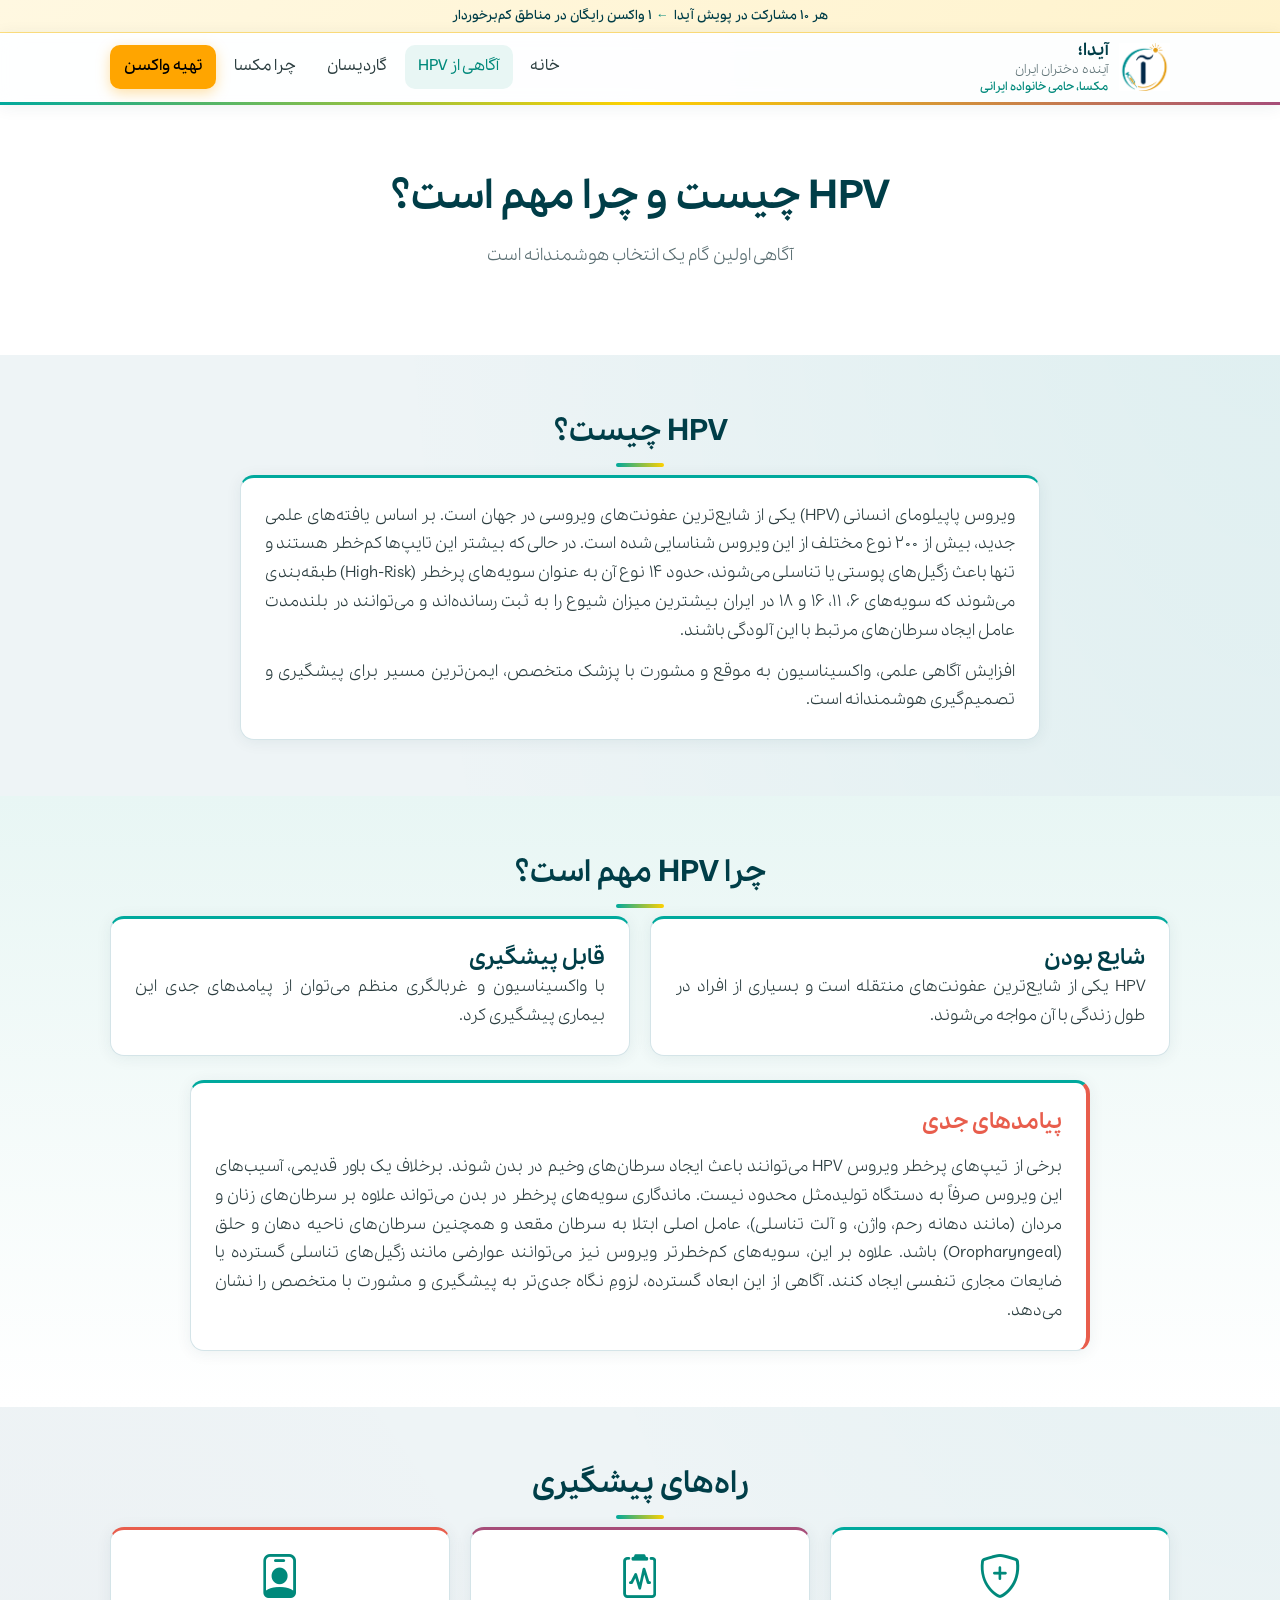
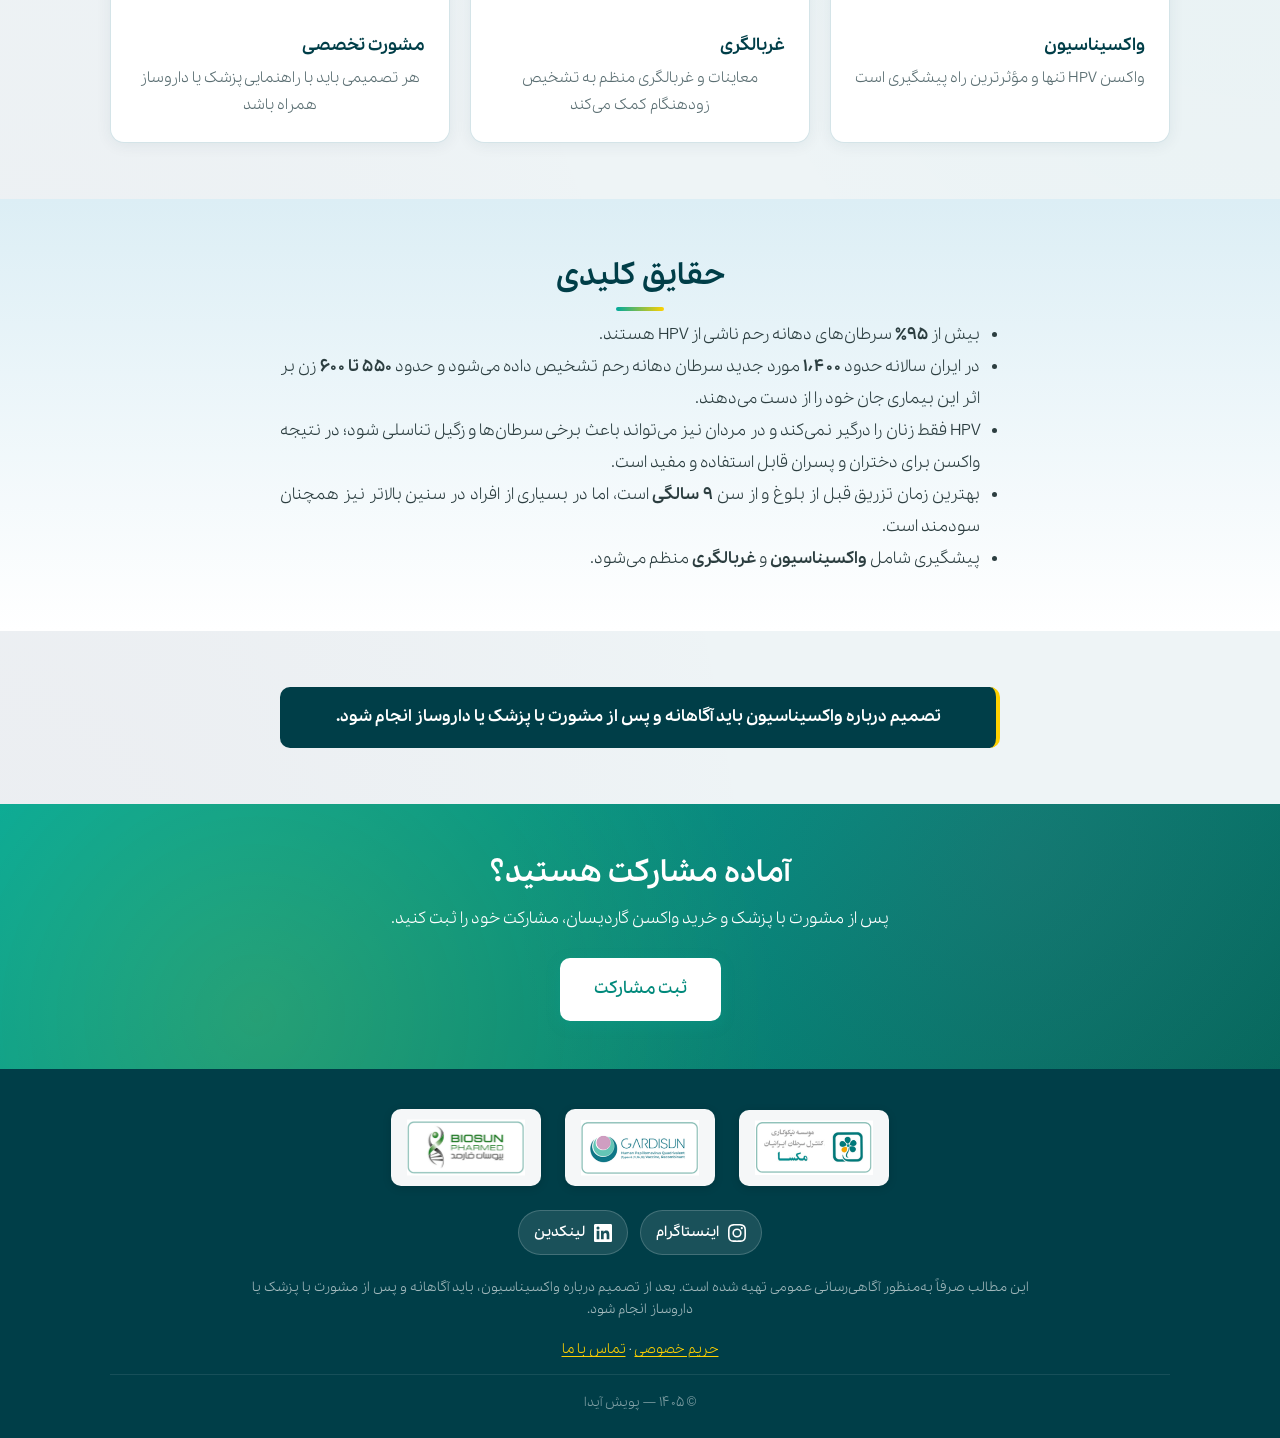
<file: hpv.html>
﻿<!DOCTYPE html>
<html lang="fa" dir="rtl">
<head>
  <meta charset="UTF-8">
  <meta name="viewport" content="width=device-width, initial-scale=1.0">
  <title>آگاهی از HPV، پویش آیدا</title>
  <meta name="description" content="HPV چیست و چرا مهم است؟ اطلاعات آموزشی پویش آیدا درباره ویروس پاپیلومای انسانی و راه‌های پیشگیری.">
  <link rel="canonical" href="https://www.iranaida.com/hpv.html">
  <meta property="og:locale" content="fa_IR">
  <meta property="og:site_name" content="پویش آیدا">
  <meta property="og:type" content="website">
  <meta property="og:title" content="آگاهی از HPV، پویش آیدا">
  <meta property="og:description" content="آگاهی اولین گام یک انتخاب هوشمندانه است. حقایق علمی درباره HPV، پیشگیری و واکسیناسیون.">
  <meta property="og:url" content="https://www.iranaida.com/hpv.html">
  <meta property="og:image" content="https://www.iranaida.com/assets/images/meta/og-image.jpg">
  <meta property="og:image:secure_url" content="https://www.iranaida.com/assets/images/meta/og-image.jpg">
  <meta property="og:image:type" content="image/jpeg">
  <meta property="og:image:width" content="1200">
  <meta property="og:image:height" content="630">
  <meta property="og:image:alt" content="پویش آیدا — آگاهی از HPV">
  <meta name="twitter:card" content="summary_large_image">
  <meta name="twitter:title" content="آگاهی از HPV، پویش آیدا">
  <meta name="twitter:description" content="آگاهی اولین گام یک انتخاب هوشمندانه است. حقایق علمی درباره HPV، پیشگیری و واکسیناسیون.">
  <meta name="twitter:image" content="https://www.iranaida.com/assets/images/meta/og-image.jpg">
  <meta name="twitter:image:alt" content="پویش آیدا — آگاهی از HPV">
  <!-- Google Tag Manager -->
  <script>(function(w,d,s,l,i){w[l]=w[l]||[];w[l].push({'gtm.start':
  new Date().getTime(),event:'gtm.js'});var f=d.getElementsByTagName(s)[0],
  j=d.createElement(s),dl=l!='dataLayer'?'&l='+l:'';j.async=true;j.src=
  'https://www.googletagmanager.com/gtm.js?id='+i+dl;f.parentNode.insertBefore(j,f);
  })(window,document,'script','dataLayer','GTM-N387J6GK');</script>
  <!-- End Google Tag Manager -->
  <link rel="icon" type="image/png" href="assets/images/meta/favicon.png">
  <link rel="stylesheet" href="assets/css/fonts.css">
  <link rel="stylesheet" href="https://cdn.jsdelivr.net/npm/bootstrap-icons@1.11.3/font/bootstrap-icons.min.css">
  <link rel="stylesheet" href="assets/css/base.css">
  <link rel="stylesheet" href="assets/css/components.css">
  <link rel="stylesheet" href="assets/css/animations.css">
</head>
<body>
  <!-- Google Tag Manager (noscript) -->
  <noscript><iframe src="https://www.googletagmanager.com/ns.html?id=GTM-N387J6GK" height="0" width="0" style="display:none;visibility:hidden"></iframe></noscript>
  <!-- End Google Tag Manager (noscript) -->
  <div class="page-wrapper">
    <div class="campaign-bar" role="note">
      <div class="container campaign-bar__inner">
        هر ۱۰ مشارکت در پویش آیدا <span class="campaign-bar__arrow" aria-hidden="true">→</span> ۱ واکسن رایگان در مناطق کم‌برخوردار
      </div>
    </div>
    <header class="header">
      <div class="container header__inner">
        <a href="index.html" class="header__logo">
          <img src="assets/images/logos/logo-aida-brochure.png" alt="پویش آیدا">
          <span class="header__brand">
            <span class="header__brand-bold">آیدا؛</span>
            <span class="header__brand-light">آینده دختران ایران</span>
            <span class="header__brand-support">مکسا، حامی خانواده ایرانی</span>
          </span>
        </a>
        <a href="pharmacies.html" class="header__cta-mobile header__link header__link--order">تهیه واکسن</a>
        <button class="header__toggle" aria-label="منو" aria-expanded="false">
          <svg viewBox="0 0 24 24" fill="none" stroke="currentColor" stroke-width="2"><path d="M4 6h16M4 12h16M4 18h16"/></svg>
        </button>
        <nav class="header__nav">
          <a href="index.html" class="header__link">خانه</a>
          <a href="hpv.html" class="header__link header__link--active">آگاهی از HPV</a>
          <a href="gardisun.html" class="header__link">گاردیسان</a>
          <a href="why-macsa.html" class="header__link">چرا مکسا</a>
          <a href="pharmacies.html" class="header__link header__link--order">تهیه واکسن</a>
        </nav>
      </div>
    </header>

    <main>
      <section class="hero">
        <div class="hero__overlay" style="position:relative;background:var(--color-surface)"></div>
        <div class="container hero__content">
          <h1 class="hero__title">HPV چیست و چرا مهم است؟</h1>
          <p class="hero__desc">آگاهی اولین گام یک انتخاب هوشمندانه است</p>
        </div>
      </section>

      <section class="section">
        <div class="container">
          <h2 class="section__title">HPV چیست؟</h2>
          <div class="card" style="max-width:800px;margin:0 auto">
            <p>ویروس پاپیلومای انسانی (HPV) یکی از شایع‌ترین عفونت‌های ویروسی در جهان است. بر اساس یافته‌های علمی جدید، بیش از ۲۰۰ نوع مختلف از این ویروس شناسایی شده است. در حالی که بیشتر این تایپ‌ها کم‌خطر هستند و تنها باعث زگیل‌های پوستی یا تناسلی می‌شوند، حدود ۱۴ نوع آن به عنوان سویه‌های پرخطر (High-Risk) طبقه‌بندی می‌شوند که سویه‌های ۶، ۱۱، ۱۶ و ۱۸ در ایران بیشترین میزان شیوع را به ثبت رسانده‌اند و می‌توانند در بلندمدت عامل ایجاد سرطان‌های مرتبط با این آلودگی باشند.</p>
            <p>افزایش آگاهی علمی، واکسیناسیون به موقع و مشورت با پزشک متخصص، ایمن‌ترین مسیر برای پیشگیری و تصمیم‌گیری هوشمندانه است.</p>
          </div>
        </div>
      </section>

      <section class="section section--mint">
        <div class="container">
          <h2 class="section__title">چرا HPV مهم است؟</h2>
          <div class="card-grid card-grid--2">
            <div class="card">
              <h3>شایع بودن</h3>
              <p>HPV یکی از شایع‌ترین عفونت‌های منتقله است و بسیاری از افراد در طول زندگی با آن مواجه می‌شوند.</p>
            </div>
            <div class="card">
              <h3>قابل پیشگیری</h3>
              <p>با واکسیناسیون و غربالگری منظم می‌توان از پیامدهای جدی این بیماری پیشگیری کرد.</p>
            </div>
          </div>
          <div class="card card--consequences">
            <h3>پیامدهای جدی</h3>
            <p>برخی از تیپ‌های پرخطر ویروس HPV می‌توانند باعث ایجاد سرطان‌های وخیم در بدن شوند. برخلاف یک باور قدیمی، آسیب‌های این ویروس صرفاً به دستگاه تولیدمثل محدود نیست. ماندگاری سویه‌های پرخطر در بدن می‌تواند علاوه بر سرطان‌های زنان و مردان (مانند دهانه رحم، واژن، و آلت تناسلی)، عامل اصلی ابتلا به سرطان مقعد و همچنین سرطان‌های ناحیه دهان و حلق (Oropharyngeal) باشد. علاوه بر این، سویه‌های کم‌خطرتر ویروس نیز می‌توانند عوارضی مانند زگیل‌های تناسلی گسترده یا ضایعات مجاری تنفسی ایجاد کنند. آگاهی از این ابعاد گسترده، لزومِ نگاه جدی‌تر به پیشگیری و مشورت با متخصص را نشان می‌دهد.</p>
          </div>
        </div>
      </section>

      <section class="section">
        <div class="container">
          <h2 class="section__title">راه‌های پیشگیری</h2>
          <div class="card-grid card-grid--3">
            <div class="card card--step">
              <i class="bi bi-shield-plus step-icon" aria-hidden="true"></i>
              <h3>واکسیناسیون</h3>
              <p>واکسن HPV تنها و مؤثرترین راه‌ پیشگیری است </p>
            </div>
            <div class="card card--step">
              <i class="bi bi-clipboard2-pulse step-icon" aria-hidden="true"></i>
              <h3>غربالگری</h3>
              <p>معاینات و غربالگری منظم به تشخیص زودهنگام کمک می‌کند</p>
            </div>
            <div class="card card--step">
              <i class="bi bi-person-badge step-icon" aria-hidden="true"></i>
              <h3>مشورت تخصصی</h3>
              <p>هر تصمیمی باید با راهنمایی پزشک یا داروساز همراه باشد</p>
            </div>
          </div>
        </div>
      </section>

      <section class="section section--sky">
        <div class="container">
          <h2 class="section__title">حقایق کلیدی</h2>
          <ul style="max-width:720px;margin:0 auto;line-height:2;text-align:justify">
            <li>بیش از <strong>۹۵٪</strong> سرطان‌های دهانه رحم ناشی از HPV هستند.</li>
            <li>در ایران سالانه حدود <strong>۱٬۴۰۰</strong> مورد جدید سرطان دهانه رحم تشخیص داده می‌شود و حدود <strong>۵۵۰ تا ۶۰۰</strong> زن بر اثر این بیماری جان خود را از دست می‌دهند.</li>
            <li>HPV فقط زنان را درگیر نمی‌کند و در مردان نیز می‌تواند باعث برخی سرطان‌ها و زگیل تناسلی شود؛ در نتیجه واکسن برای دختران و پسران قابل استفاده و مفید است.</li>
            <li>بهترین زمان تزریق قبل از بلوغ و از سن <strong>۹ سالگی</strong> است، اما در بسیاری از افراد در سنین بالاتر نیز همچنان سودمند است.</li>
            <li>پیشگیری شامل <strong>واکسیناسیون</strong> و <strong>غربالگری</strong> منظم می‌شود.</li>
          </ul>
        </div>
      </section>

      <section class="section">
        <div class="container">
          <div class="notice notice--dark" style="max-width:720px;margin:0 auto;text-align:center">
            <p><strong>تصمیم درباره واکسیناسیون باید آگاهانه و پس از مشورت با پزشک یا داروساز انجام شود.</strong></p>
          </div>
        </div>
      </section>

      <section class="cta-band">
        <div class="container">
          <h2>آماده مشارکت هستید؟</h2>
          <p>پس از مشورت با پزشک و خرید واکسن گاردیسان، مشارکت خود را ثبت کنید.</p>
          <a href="register.html" class="btn btn--primary btn--lg">ثبت مشارکت</a>
        </div>
      </section>
    </main>

    <footer class="footer">
      <div class="container">
        <div class="footer__logos">
          <a href="https://macsa.ir/fa/" target="_blank" rel="noopener noreferrer"><img src="assets/images/logos/logo-macsa.png" alt="MACSA"></a>
          <a href="http://gardisun.ir/" target="_blank" rel="noopener noreferrer"><img src="assets/images/logos/logo-gardisun.png" alt="گاردیسان"></a>
          <a href="https://biosunpharmed.com/" target="_blank" rel="noopener noreferrer"><img src="assets/images/logos/logo-biosun.png" alt="بیوسان فارمد"></a>
        </div>
        <nav class="footer__social" aria-label="شبکه‌های اجتماعی آیدا">
          <a class="footer__social-link footer__social-link--instagram" href="https://www.instagram.com/iran_aida/" target="_blank" rel="noopener noreferrer">
            <svg viewBox="0 0 24 24" aria-hidden="true" fill="currentColor"><path d="M12 2.163c3.204 0 3.584.012 4.85.07 3.252.148 4.771 1.691 4.919 4.919.058 1.265.069 1.645.069 4.849 0 3.205-.012 3.584-.069 4.849-.149 3.225-1.664 4.771-4.919 4.919-1.266.058-1.644.07-4.85.07-3.204 0-3.584-.012-4.849-.07-3.26-.149-4.771-1.699-4.919-4.92-.058-1.265-.07-1.644-.07-4.849 0-3.204.013-3.583.07-4.849.149-3.227 1.664-4.771 4.919-4.919 1.266-.057 1.645-.069 4.849-.069zM12 0C8.741 0 8.333.014 7.053.072 2.695.272.273 2.69.073 7.052.014 8.333 0 8.741 0 12c0 3.259.014 3.668.072 4.948.2 4.358 2.618 6.78 6.98 6.98C8.333 23.986 8.741 24 12 24c3.259 0 3.668-.014 4.948-.072 4.354-.2 6.782-2.618 6.979-6.98.059-1.28.073-1.689.073-4.948 0-3.259-.014-3.667-.072-4.947-.196-4.354-2.617-6.78-6.979-6.98C15.668.014 15.259 0 12 0zm0 5.838a6.162 6.162 0 100 12.324 6.162 6.162 0 000-12.324zM12 16a4 4 0 110-8 4 4 0 010 8zm6.406-11.845a1.44 1.44 0 100 2.881 1.44 1.44 0 000-2.881z"/></svg>
            <span>اینستاگرام</span>
          </a>
          <a class="footer__social-link footer__social-link--linkedin" href="https://www.linkedin.com/company/iranaida/" target="_blank" rel="noopener noreferrer">
            <svg viewBox="0 0 24 24" aria-hidden="true" fill="currentColor"><path d="M20.447 20.452h-3.554v-5.569c0-1.328-.027-3.037-1.852-3.037-1.853 0-2.136 1.445-2.136 2.939v5.667H9.351V9h3.414v1.561h.046c.477-.9 1.637-1.85 3.37-1.85 3.601 0 4.267 2.37 4.267 5.455v6.286zM5.337 7.433a2.062 2.062 0 01-2.063-2.065 2.064 2.064 0 112.063 2.065zm1.782 13.019H3.555V9h3.564v11.452zM22.225 0H1.771C.792 0 0 .774 0 1.729v20.542C0 23.227.792 24 1.771 24h20.451C23.2 24 24 23.227 24 22.271V1.729C24 .774 23.2 0 22.222 0h.003z"/></svg>
            <span>لینکدین</span>
          </a>
        </nav>

        <p class="footer__disclaimer">این مطالب صرفاً به‌منظور آگاهی‌رسانی عمومی تهیه شده است. بعد از تصمیم درباره واکسیناسیون، باید آگاهانه و پس از مشورت با پزشک یا داروساز انجام شود.</p>
        <p class="footer__legal"><a href="privacy.html">حریم خصوصی</a> · <a href="contact.html">تماس با ما</a></p>
        <p class="footer__copy">© ۱۴۰۵ — پویش آیدا</p>
      </div>
    </footer>

    <nav class="bottom-nav" aria-label="منوی اصلی">
      <a href="index.html" class="bottom-nav__item">
        <svg viewBox="0 0 24 24"><path d="M3 10.5L12 3l9 7.5V20a1 1 0 01-1 1h-5v-6H9v6H4a1 1 0 01-1-1v-9.5z"/></svg>
        <span>خانه</span>
      </a>
      <a href="hpv.html" class="bottom-nav__item">
        <svg viewBox="0 0 24 24"><circle cx="12" cy="12" r="9"/><path d="M12 8v4M12 16h.01"/></svg>
        <span>HPV</span>
      </a>
      <a href="gardisun.html" class="bottom-nav__item">
        <svg viewBox="0 0 24 24"><path d="M12 2L2 7l10 5 10-5-10-5z"/><path d="M2 17l10 5 10-5M2 12l10 5 10-5"/></svg>
        <span>گاردیسان</span>
      </a>
      <a href="why-macsa.html" class="bottom-nav__item">
        <svg viewBox="0 0 24 24"><path d="M12 3l3 6h6l-4.5 4 1.7 6.5L12 16l-6.2 3.5L7.5 13 3 9h6z"/></svg>
        <span>مکسا</span>
      </a>
      <a href="register.html" class="bottom-nav__item bottom-nav__item--cta">
        <svg viewBox="0 0 24 24"><path d="M12 5v14M5 12h14"/></svg>
        <span>ثبت</span>
      </a>
    </nav>
  </div>
  <script src="assets/js/utm.js"></script>
  <script src="assets/js/analytics.js"></script>
  <script src="assets/js/main.js"></script>
</body>
</html>
</file>
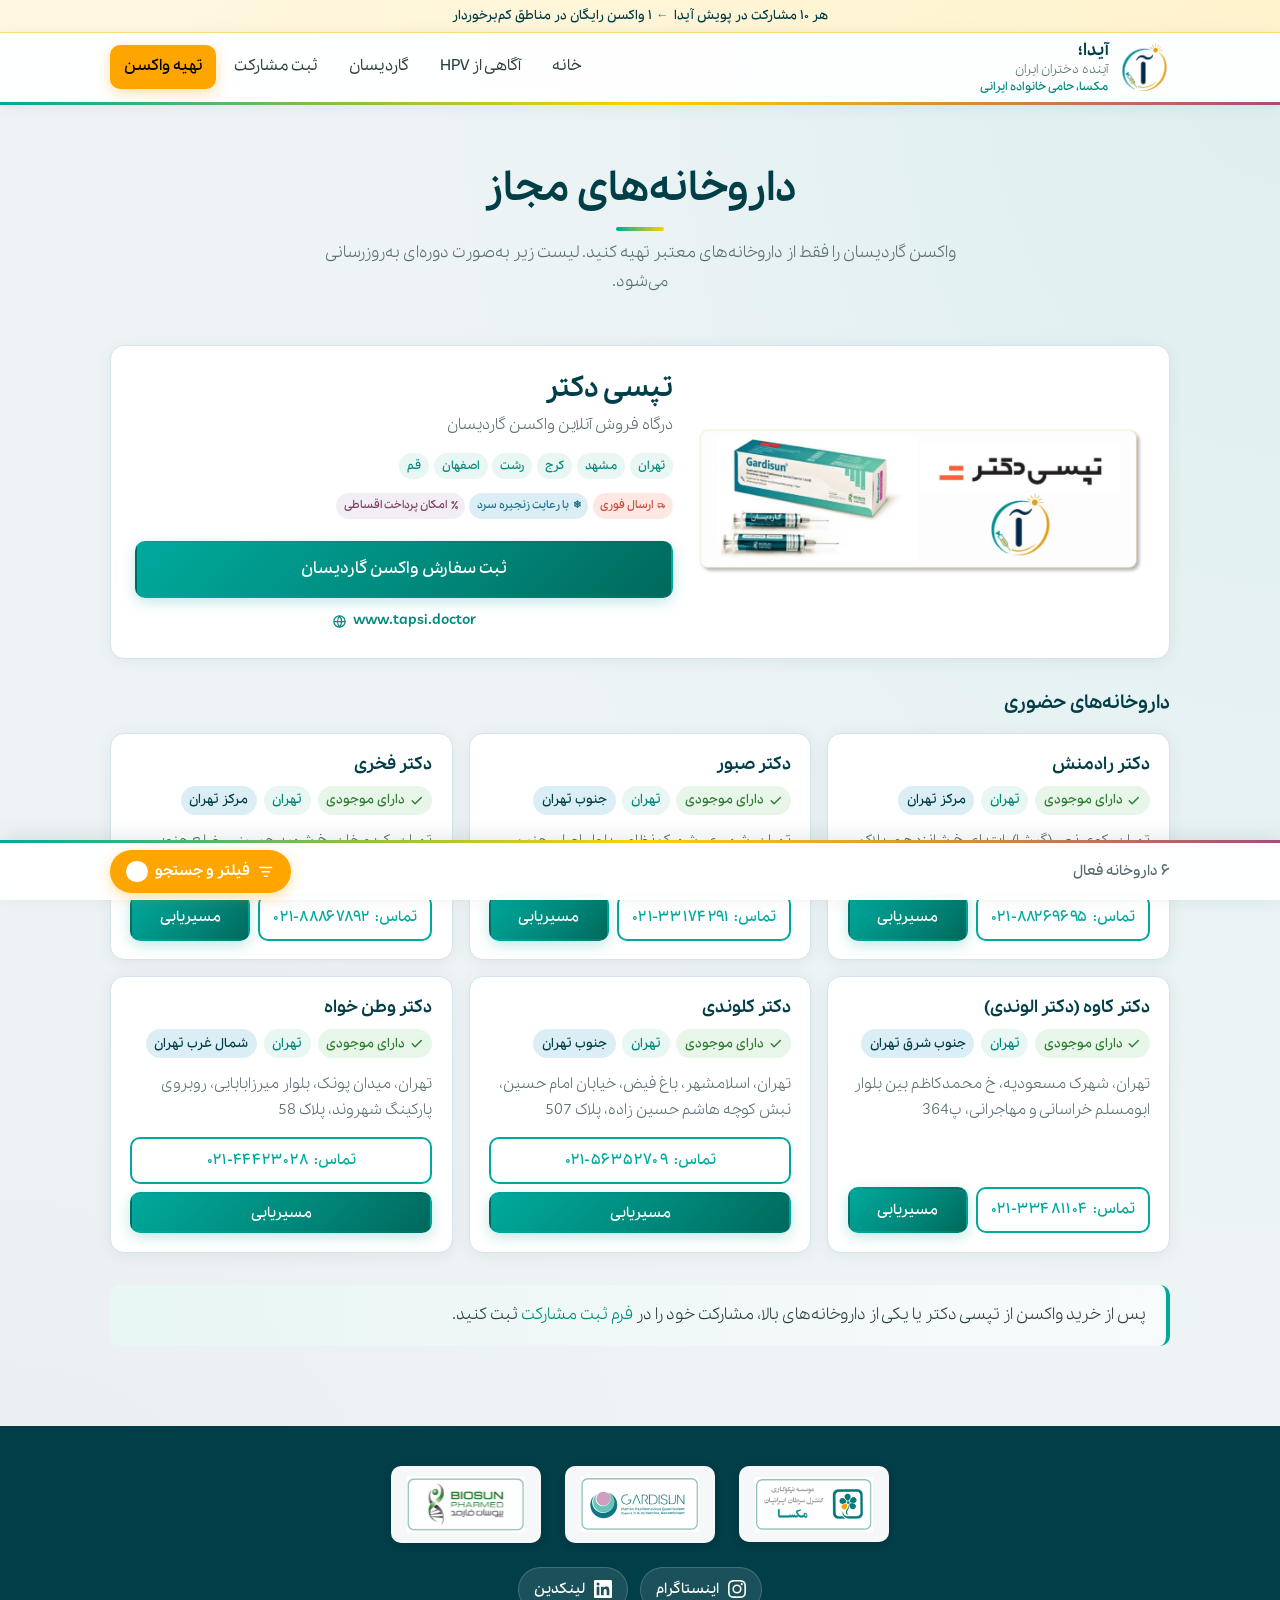
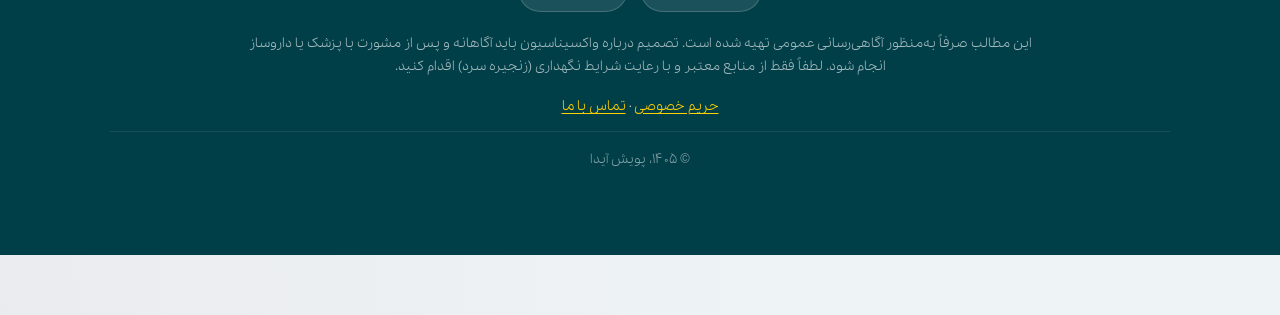
<file: pharmacies.html>
﻿<!DOCTYPE html>
<html lang="fa" dir="rtl">
<head>
  <meta charset="UTF-8">
  <meta name="viewport" content="width=device-width, initial-scale=1.0">
  <title>داروخانه‌های مجاز، پویش آیدا</title>
  <meta name="description" content="لیست داروخانه‌های مجاز برای تهیه واکسن گاردیسان در پویش آیدا — جستجو بر اساس شهر، محدوده و نام.">
  <link rel="canonical" href="https://www.iranaida.com/pharmacies.html">
  <meta property="og:locale" content="fa_IR">
  <meta property="og:site_name" content="پویش آیدا">
  <meta property="og:type" content="website">
  <meta property="og:title" content="داروخانه‌های مجاز گاردیسان">
  <meta property="og:description" content="داروخانه‌های مجاز برای تهیه واکسن گاردیسان را جستجو و فیلتر کنید.">
  <meta property="og:url" content="https://www.iranaida.com/pharmacies.html">
  <meta property="og:image" content="https://www.iranaida.com/assets/images/meta/og-image.jpg">
  <!-- Google Tag Manager -->
  <script>(function(w,d,s,l,i){w[l]=w[l]||[];w[l].push({'gtm.start':
  new Date().getTime(),event:'gtm.js'});var f=d.getElementsByTagName(s)[0],
  j=d.createElement(s),dl=l!='dataLayer'?'&l='+l:'';j.async=true;j.src=
  'https://www.googletagmanager.com/gtm.js?id='+i+dl;f.parentNode.insertBefore(j,f);
  })(window,document,'script','dataLayer','GTM-N387J6GK');</script>
  <!-- End Google Tag Manager -->
  <link rel="icon" type="image/png" href="assets/images/meta/favicon.png">
  <link rel="stylesheet" href="assets/css/fonts.css">
  <link rel="stylesheet" href="assets/css/base.css">
  <link rel="stylesheet" href="assets/css/components.css">
  <link rel="stylesheet" href="assets/css/animations.css">
</head>
<body class="page-pharmacies">
  <!-- Google Tag Manager (noscript) -->
  <noscript><iframe src="https://www.googletagmanager.com/ns.html?id=GTM-N387J6GK" height="0" width="0" style="display:none;visibility:hidden"></iframe></noscript>
  <!-- End Google Tag Manager (noscript) -->
  <div class="page-wrapper">
    <div class="campaign-bar" role="note">
      <div class="container campaign-bar__inner">
        هر ۱۰ مشارکت در پویش آیدا <span class="campaign-bar__arrow" aria-hidden="true">→</span> ۱ واکسن رایگان در مناطق کم‌برخوردار
      </div>
    </div>
    <header class="header">
      <div class="container header__inner">
        <a href="index.html" class="header__logo">
          <img src="assets/images/logos/logo-aida-brochure.png" alt="پویش آیدا">
          <span class="header__brand">
            <span class="header__brand-bold">آیدا؛</span>
            <span class="header__brand-light">آینده دختران ایران</span>
            <span class="header__brand-support">مکسا، حامی خانواده ایرانی</span>
          </span>
        </a>
        <a href="pharmacies.html" class="header__cta-mobile header__link header__link--order header__link--active">تهیه واکسن</a>
        <button class="header__toggle" aria-label="منو" aria-expanded="false">
          <svg viewBox="0 0 24 24" fill="none" stroke="currentColor" stroke-width="2"><path d="M4 6h16M4 12h16M4 18h16"/></svg>
        </button>
        <nav class="header__nav">
          <a href="index.html" class="header__link">خانه</a>
          <a href="hpv.html" class="header__link">آگاهی از HPV</a>
          <a href="gardisun.html" class="header__link">گاردیسان</a>
          <a href="register.html" class="header__link">ثبت مشارکت</a>
          <a href="pharmacies.html" class="header__link header__link--order header__link--active">تهیه واکسن</a>
        </nav>
      </div>
    </header>

    <main>
      <section class="section pharmacy-hero reveal">
        <div class="container">
          <h1 class="section__title">داروخانه‌های مجاز</h1>
          <p class="section__subtitle">واکسن گاردیسان را فقط از داروخانه‌های معتبر تهیه کنید. لیست زیر به‌صورت دوره‌ای به‌روزرسانی می‌شود.</p>
        </div>
      </section>

      <section class="section section--tight">
        <div class="container">
          <article class="tapsi-card reveal">
            <div class="tapsi-card__media">
              <img class="tapsi-card__banner" src="assets/images/marketing/tapsi-doctor-banner.png" alt="تپسی دکتر — فروش آنلاین واکسن گاردیسان" width="960" height="420" loading="lazy">
            </div>
            <div class="tapsi-card__body">
              <div class="tapsi-card__header">
                <h2 class="tapsi-card__title">تپسی دکتر</h2>
                <p class="tapsi-card__subtitle">درگاه فروش آنلاین واکسن گاردیسان</p>
              </div>
              <ul class="tapsi-card__cities" aria-label="شهرهای دارای داروخانه">
                <li>تهران</li>
                <li>مشهد</li>
                <li>کرج</li>
                <li>رشت</li>
                <li>اصفهان</li>
                <li>قم</li>
              </ul>
              <ul class="tapsi-card__tags" aria-label="مزایا">
                <li class="tapsi-card__tag tapsi-card__tag--delivery">ارسال فوری</li>
                <li class="tapsi-card__tag tapsi-card__tag--cold">با رعایت زنجیره سرد</li>
                <li class="tapsi-card__tag tapsi-card__tag--installment">امکان پرداخت اقساطی</li>
              </ul>
              <div class="tapsi-card__footer">
                <a
                  class="btn btn--primary tapsi-card__cta"
                  href="https://tapsi.doctor/app/search/product-page?brandName=%D8%A8%DB%8C%D9%88%D8%B3%D8%A7%D9%86+%D9%81%D8%A7%D8%B1%D9%85%D8%AF+%28Biosun+pharmed%29&irc=140004305099482825476&fromShopping=true"
                  target="_blank"
                  rel="noopener noreferrer"
                >ثبت سفارش واکسن گاردیسان</a>
                <a class="tapsi-card__site" href="https://tapsi.doctor" target="_blank" rel="noopener noreferrer">www.tapsi.doctor</a>
              </div>
            </div>
          </article>

          <h2 class="pharmacy-list-heading reveal">داروخانه‌های حضوری</h2>
          <div class="pharmacy-grid reveal" id="pharmacy-grid" aria-live="polite"></div>

          <div class="pharmacy-empty" id="pharmacy-empty" hidden>
            <div class="pharmacy-empty__icon" aria-hidden="true">🔍</div>
            <p>داروخانه‌ای با این فیلترها پیدا نشد.</p>
            <button type="button" class="btn btn--outline" id="pharmacy-reset">پاک کردن فیلترها</button>
          </div>

          <div class="notice pharmacy-notice reveal">
            <p>پس از خرید واکسن از تپسی دکتر یا یکی از داروخانه‌های بالا، مشارکت خود را در <a href="register.html">فرم ثبت مشارکت</a> ثبت کنید.</p>
          </div>
        </div>
      </section>
    </main>

    <footer class="footer">
      <div class="container">
        <div class="footer__logos">
          <a href="https://macsa.ir/fa/" target="_blank" rel="noopener noreferrer"><img src="assets/images/logos/logo-macsa.png" alt="MACSA"></a>
          <a href="http://gardisun.ir/" target="_blank" rel="noopener noreferrer"><img src="assets/images/logos/logo-gardisun.png" alt="گاردیسان"></a>
          <a href="https://biosunpharmed.com/" target="_blank" rel="noopener noreferrer"><img src="assets/images/logos/logo-biosun.png" alt="بیوسان فارمد"></a>
        </div>
        <nav class="footer__social" aria-label="شبکه‌های اجتماعی آیدا">
          <a class="footer__social-link footer__social-link--instagram" href="https://www.instagram.com/iran_aida/" target="_blank" rel="noopener noreferrer">
            <svg viewBox="0 0 24 24" aria-hidden="true" fill="currentColor"><path d="M12 2.163c3.204 0 3.584.012 4.85.07 3.252.148 4.771 1.691 4.919 4.919.058 1.265.069 1.645.069 4.849 0 3.205-.012 3.584-.069 4.849-.149 3.225-1.664 4.771-4.919 4.919-1.266.058-1.644.07-4.85.07-3.204 0-3.584-.012-4.849-.07-3.26-.149-4.771-1.699-4.919-4.92-.058-1.265-.07-1.644-.07-4.849 0-3.204.013-3.583.07-4.849.149-3.227 1.664-4.771 4.919-4.919 1.266-.057 1.645-.069 4.849-.069zM12 0C8.741 0 8.333.014 7.053.072 2.695.272.273 2.69.073 7.052.014 8.333 0 8.741 0 12c0 3.259.014 3.668.072 4.948.2 4.358 2.618 6.78 6.98 6.98C8.333 23.986 8.741 24 12 24c3.259 0 3.668-.014 4.948-.072 4.354-.2 6.782-2.618 6.979-6.98.059-1.28.073-1.689.073-4.948 0-3.259-.014-3.667-.072-4.947-.196-4.354-2.617-6.78-6.979-6.98C15.668.014 15.259 0 12 0zm0 5.838a6.162 6.162 0 100 12.324 6.162 6.162 0 000-12.324zM12 16a4 4 0 110-8 4 4 0 010 8zm6.406-11.845a1.44 1.44 0 100 2.881 1.44 1.44 0 000-2.881z"/></svg>
            <span>اینستاگرام</span>
          </a>
          <a class="footer__social-link footer__social-link--linkedin" href="https://www.linkedin.com/company/iranaida/" target="_blank" rel="noopener noreferrer">
            <svg viewBox="0 0 24 24" aria-hidden="true" fill="currentColor"><path d="M20.447 20.452h-3.554v-5.569c0-1.328-.027-3.037-1.852-3.037-1.853 0-2.136 1.445-2.136 2.939v5.667H9.351V9h3.414v1.561h.046c.477-.9 1.637-1.85 3.37-1.85 3.601 0 4.267 2.37 4.267 5.455v6.286zM5.337 7.433a2.062 2.062 0 01-2.063-2.065 2.064 2.064 0 112.063 2.065zm1.782 13.019H3.555V9h3.564v11.452zM22.225 0H1.771C.792 0 0 .774 0 1.729v20.542C0 23.227.792 24 1.771 24h20.451C23.2 24 24 23.227 24 22.271V1.729C24 .774 23.2 0 22.222 0h.003z"/></svg>
            <span>لینکدین</span>
          </a>
        </nav>

        <p class="footer__disclaimer">این مطالب صرفاً به‌منظور آگاهی‌رسانی عمومی تهیه شده است. تصمیم درباره واکسیناسیون باید آگاهانه و پس از مشورت با پزشک یا داروساز انجام شود. لطفاً فقط از منابع معتبر و با رعایت شرایط نگهداری (زنجیره سرد) اقدام کنید.</p>
        <p class="footer__legal"><a href="privacy.html">حریم خصوصی</a> · <a href="contact.html">تماس با ما</a></p>
        <p class="footer__copy">© ۱۴۰۵، پویش آیدا</p>
      </div>
    </footer>

    <div class="pharmacy-sticky-bar" role="region" aria-label="فیلتر داروخانه‌ها">
      <div class="container pharmacy-sticky-bar__inner">
        <p class="pharmacy-sticky-bar__meta" id="pharmacy-sticky-meta" aria-live="polite"></p>
        <button type="button" class="pharmacy-sticky-bar__btn" id="pharmacy-filter-open" aria-haspopup="dialog">
          <svg viewBox="0 0 24 24" aria-hidden="true"><path d="M4 6h16M7 12h10M10 18h4" stroke="currentColor" stroke-width="2" fill="none" stroke-linecap="round"/></svg>
          <span>فیلتر و جستجو</span>
          <span class="pharmacy-sticky-bar__badge" id="filter-badge" hidden></span>
        </button>
      </div>
    </div>

    <div class="modal" id="pharmacy-filter-modal" role="dialog" aria-modal="true" aria-labelledby="pharmacy-filter-title" hidden>
      <div class="modal__backdrop" data-modal-close></div>
      <div class="modal__panel modal__panel--filters">
        <button type="button" class="modal__close" data-modal-close aria-label="بستن">
          <svg viewBox="0 0 24 24" width="18" height="18" fill="none" stroke="currentColor" stroke-width="2"><path d="M6 6l12 12M18 6L6 18"/></svg>
        </button>
        <h2 class="modal__title" id="pharmacy-filter-title">جستجو و فیلتر</h2>

        <div class="pharmacy-modal-filters">
          <div class="pharmacy-search">
            <label class="visually-hidden" for="pharmacy-search">جستجو</label>
            <svg class="pharmacy-search__icon" viewBox="0 0 24 24" aria-hidden="true"><circle cx="11" cy="11" r="7"/><path d="M20 20l-4-4"/></svg>
            <input type="search" id="pharmacy-search" class="pharmacy-search__input" placeholder="جستجو در نام، آدرس یا تلفن..." autocomplete="off">
          </div>

          <div class="form-group pharmacy-filter">
            <label for="filter-city">شهر</label>
            <select id="filter-city">
              <option value="">همه شهرها</option>
            </select>
          </div>

          <div class="form-group pharmacy-filter">
            <label for="filter-region">منطقه (تهران)</label>
            <select id="filter-region">
              <option value="">همه مناطق</option>
            </select>
          </div>

          <div class="pharmacy-modal-actions">
            <button type="button" class="btn btn--outline" id="pharmacy-modal-reset">پاک کردن</button>
            <button type="button" class="btn btn--primary" id="pharmacy-modal-apply" data-modal-close>نمایش نتایج</button>
          </div>
        </div>
      </div>
    </div>

    <div class="modal" id="pharmacy-nav-modal" role="dialog" aria-modal="true" aria-labelledby="pharmacy-nav-title" hidden>
      <div class="modal__backdrop" data-nav-modal-close></div>
      <div class="modal__panel modal__panel--nav">
        <button type="button" class="modal__close" data-nav-modal-close aria-label="بستن">
          <svg viewBox="0 0 24 24" width="18" height="18" fill="none" stroke="currentColor" stroke-width="2"><path d="M6 6l12 12M18 6L6 18"/></svg>
        </button>
        <h2 class="modal__title" id="pharmacy-nav-title">مسیریابی</h2>
        <p class="nav-modal__address" id="pharmacy-nav-address"></p>
        <div class="nav-modal__apps" id="pharmacy-nav-apps"></div>
      </div>
    </div>

    <nav class="bottom-nav" aria-label="منوی اصلی">
      <a href="index.html" class="bottom-nav__item">
        <svg viewBox="0 0 24 24"><path d="M3 10.5L12 3l9 7.5V20a1 1 0 01-1 1h-5v-6H9v6H4a1 1 0 01-1-1v-9.5z"/></svg>
        <span>خانه</span>
      </a>
      <a href="hpv.html" class="bottom-nav__item">
        <svg viewBox="0 0 24 24"><circle cx="12" cy="12" r="9"/><path d="M12 8v4M12 16h.01"/></svg>
        <span>HPV</span>
      </a>
      <a href="gardisun.html" class="bottom-nav__item">
        <svg viewBox="0 0 24 24"><path d="M12 2L2 7l10 5 10-5-10-5z"/><path d="M2 17l10 5 10-5M2 12l10 5 10-5"/></svg>
        <span>گاردیسان</span>
      </a>
      <a href="why-macsa.html" class="bottom-nav__item">
        <svg viewBox="0 0 24 24"><path d="M12 3l3 6h6l-4.5 4 1.7 6.5L12 16l-6.2 3.5L7.5 13 3 9h6z"/></svg>
        <span>مکسا</span>
      </a>
      <a href="register.html" class="bottom-nav__item bottom-nav__item--cta">
        <svg viewBox="0 0 24 24"><path d="M12 5v14M5 12h14"/></svg>
        <span>ثبت</span>
      </a>
    </nav>
  </div>
  <script src="assets/js/utm.js"></script>
  <script src="assets/js/analytics.js"></script>
  <script src="assets/js/main.js"></script>
  <script src="assets/js/pharmacies.js"></script>
</body>
</html>
</file>
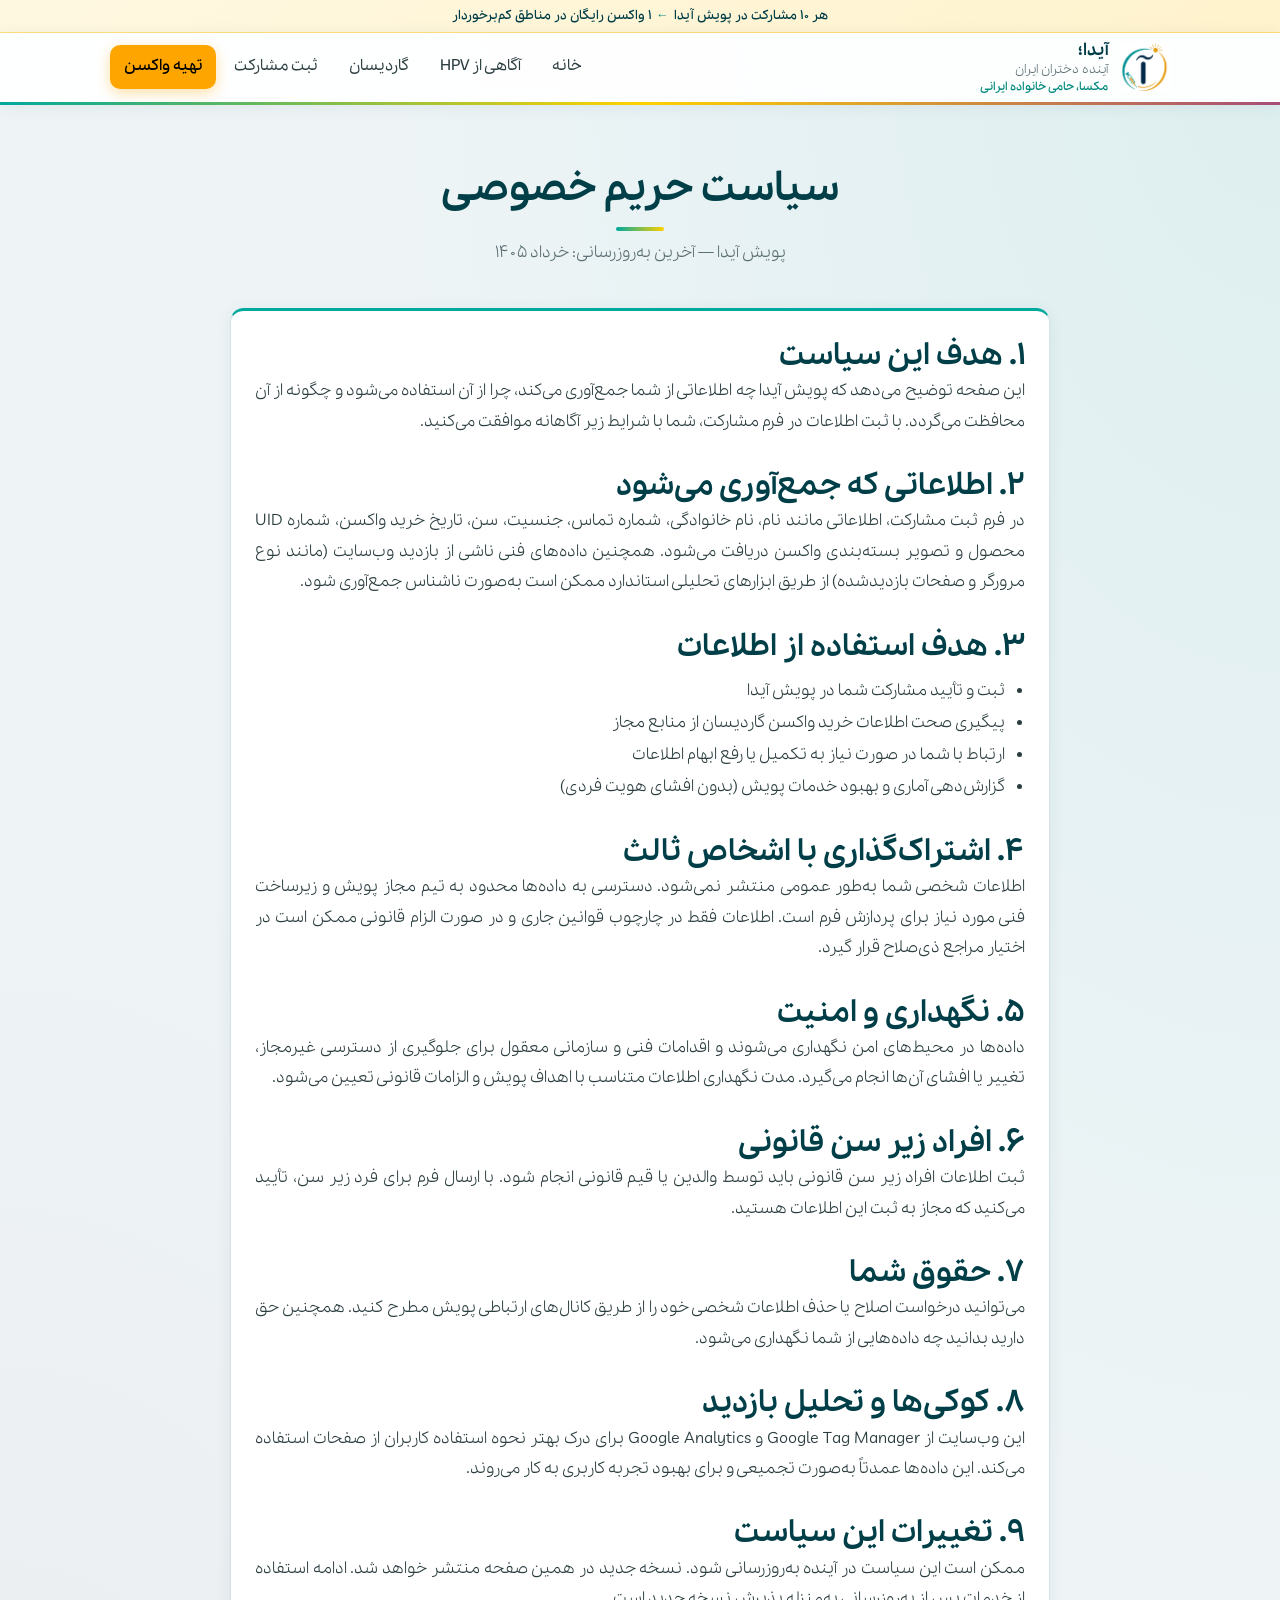
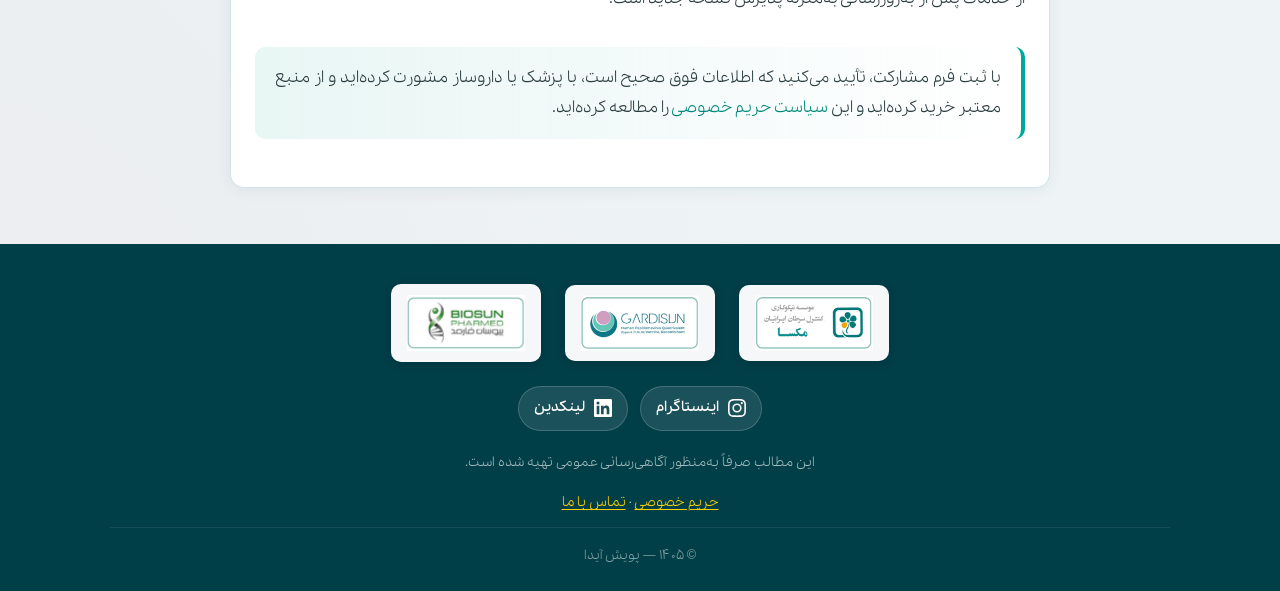
<file: privacy.html>
﻿<!DOCTYPE html>
<html lang="fa" dir="rtl">
<head>
  <meta charset="UTF-8">
  <meta name="viewport" content="width=device-width, initial-scale=1.0">
  <title>حریم خصوصی، پویش آیدا</title>
  <meta name="description" content="سیاست حریم خصوصی پویش آیدا — نحوه جمع‌آوری، استفاده و حفاظت از اطلاعات شخصی شرکت‌کنندگان.">
  <link rel="canonical" href="https://www.iranaida.com/privacy.html">
  <meta property="og:locale" content="fa_IR">
  <meta property="og:site_name" content="پویش آیدا">
  <meta property="og:type" content="website">
  <meta property="og:title" content="حریم خصوصی — پویش آیدا">
  <meta property="og:description" content="اطلاعات درباره نحوه جمع‌آوری و حفاظت از داده‌های شخصی در پویش آیدا.">
  <meta property="og:url" content="https://www.iranaida.com/privacy.html">
  <meta property="og:image" content="https://www.iranaida.com/assets/images/meta/og-image.jpg">
  <!-- Google Tag Manager -->
  <script>(function(w,d,s,l,i){w[l]=w[l]||[];w[l].push({'gtm.start':
  new Date().getTime(),event:'gtm.js'});var f=d.getElementsByTagName(s)[0],
  j=d.createElement(s),dl=l!='dataLayer'?'&l='+l:'';j.async=true;j.src=
  'https://www.googletagmanager.com/gtm.js?id='+i+dl;f.parentNode.insertBefore(j,f);
  })(window,document,'script','dataLayer','GTM-N387J6GK');</script>
  <!-- End Google Tag Manager -->
  <link rel="icon" type="image/png" href="assets/images/meta/favicon.png">
  <link rel="stylesheet" href="assets/css/fonts.css">
  <link rel="stylesheet" href="assets/css/base.css">
  <link rel="stylesheet" href="assets/css/components.css">
  <link rel="stylesheet" href="assets/css/animations.css">
</head>
<body>
  <!-- Google Tag Manager (noscript) -->
  <noscript><iframe src="https://www.googletagmanager.com/ns.html?id=GTM-N387J6GK" height="0" width="0" style="display:none;visibility:hidden"></iframe></noscript>
  <!-- End Google Tag Manager (noscript) -->
  <div class="page-wrapper">
    <div class="campaign-bar" role="note">
      <div class="container campaign-bar__inner">
        هر ۱۰ مشارکت در پویش آیدا <span class="campaign-bar__arrow" aria-hidden="true">→</span> ۱ واکسن رایگان در مناطق کم‌برخوردار
      </div>
    </div>
    <header class="header">
      <div class="container header__inner">
        <a href="index.html" class="header__logo">
          <img src="assets/images/logos/logo-aida-brochure.png" alt="پویش آیدا">
          <span class="header__brand">
            <span class="header__brand-bold">آیدا؛</span>
            <span class="header__brand-light">آینده دختران ایران</span>
            <span class="header__brand-support">مکسا، حامی خانواده ایرانی</span>
          </span>
        </a>
        <a href="pharmacies.html" class="header__cta-mobile header__link header__link--order">تهیه واکسن</a>
        <button class="header__toggle" aria-label="منو" aria-expanded="false">
          <svg viewBox="0 0 24 24" fill="none" stroke="currentColor" stroke-width="2"><path d="M4 6h16M4 12h16M4 18h16"/></svg>
        </button>
        <nav class="header__nav">
          <a href="index.html" class="header__link">خانه</a>
          <a href="hpv.html" class="header__link">آگاهی از HPV</a>
          <a href="gardisun.html" class="header__link">گاردیسان</a>
          <a href="register.html" class="header__link">ثبت مشارکت</a>
          <a href="pharmacies.html" class="header__link header__link--order">تهیه واکسن</a>
        </nav>
      </div>
    </header>

    <main>
      <section class="section">
        <div class="container">
          <h1 class="section__title">سیاست حریم خصوصی</h1>
          <p class="section__subtitle">پویش آیدا — آخرین به‌روزرسانی: خرداد ۱۴۰۵</p>

          <div class="card" style="max-width:820px;margin:0 auto;line-height:1.9">
            <h2>۱. هدف این سیاست</h2>
            <p>این صفحه توضیح می‌دهد که پویش آیدا چه اطلاعاتی از شما جمع‌آوری می‌کند، چرا از آن استفاده می‌شود و چگونه از آن محافظت می‌گردد. با ثبت اطلاعات در فرم مشارکت، شما با شرایط زیر آگاهانه موافقت می‌کنید.</p>

            <h2 style="margin-top:1.75rem">۲. اطلاعاتی که جمع‌آوری می‌شود</h2>
            <p>در فرم ثبت مشارکت، اطلاعاتی مانند نام، نام خانوادگی، شماره تماس، جنسیت، سن، تاریخ خرید واکسن، شماره UID محصول و تصویر بسته‌بندی واکسن دریافت می‌شود. همچنین داده‌های فنی ناشی از بازدید وب‌سایت (مانند نوع مرورگر و صفحات بازدیدشده) از طریق ابزارهای تحلیلی استاندارد ممکن است به‌صورت ناشناس جمع‌آوری شود.</p>

            <h2 style="margin-top:1.75rem">۳. هدف استفاده از اطلاعات</h2>
            <ul style="line-height:2;margin:0.5rem 0 0">
              <li>ثبت و تأیید مشارکت شما در پویش آیدا</li>
              <li>پیگیری صحت اطلاعات خرید واکسن گاردیسان از منابع مجاز</li>
              <li>ارتباط با شما در صورت نیاز به تکمیل یا رفع ابهام اطلاعات</li>
              <li>گزارش‌دهی آماری و بهبود خدمات پویش (بدون افشای هویت فردی)</li>
            </ul>

            <h2 style="margin-top:1.75rem">۴. اشتراک‌گذاری با اشخاص ثالث</h2>
            <p>اطلاعات شخصی شما به‌طور عمومی منتشر نمی‌شود. دسترسی به داده‌ها محدود به تیم مجاز پویش و زیرساخت فنی مورد نیاز برای پردازش فرم است. اطلاعات فقط در چارچوب قوانین جاری و در صورت الزام قانونی ممکن است در اختیار مراجع ذی‌صلاح قرار گیرد.</p>

            <h2 style="margin-top:1.75rem">۵. نگهداری و امنیت</h2>
            <p>داده‌ها در محیط‌های امن نگهداری می‌شوند و اقدامات فنی و سازمانی معقول برای جلوگیری از دسترسی غیرمجاز، تغییر یا افشای آن‌ها انجام می‌گیرد. مدت نگهداری اطلاعات متناسب با اهداف پویش و الزامات قانونی تعیین می‌شود.</p>

            <h2 style="margin-top:1.75rem">۶. افراد زیر سن قانونی</h2>
            <p>ثبت اطلاعات افراد زیر سن قانونی باید توسط والدین یا قیم قانونی انجام شود. با ارسال فرم برای فرد زیر سن، تأیید می‌کنید که مجاز به ثبت این اطلاعات هستید.</p>

            <h2 style="margin-top:1.75rem">۷. حقوق شما</h2>
            <p>می‌توانید درخواست اصلاح یا حذف اطلاعات شخصی خود را از طریق کانال‌های ارتباطی پویش مطرح کنید. همچنین حق دارید بدانید چه داده‌هایی از شما نگهداری می‌شود.</p>

            <h2 style="margin-top:1.75rem">۸. کوکی‌ها و تحلیل بازدید</h2>
            <p>این وب‌سایت از Google Tag Manager و Google Analytics برای درک بهتر نحوه استفاده کاربران از صفحات استفاده می‌کند. این داده‌ها عمدتاً به‌صورت تجمیعی و برای بهبود تجربه کاربری به کار می‌روند.</p>

            <h2 style="margin-top:1.75rem">۹. تغییرات این سیاست</h2>
            <p>ممکن است این سیاست در آینده به‌روزرسانی شود. نسخه جدید در همین صفحه منتشر خواهد شد. ادامه استفاده از خدمات پس از به‌روزرسانی به‌منزله پذیرش نسخه جدید است.</p>

            <div class="notice" style="margin-top:2rem">
              <p>با ثبت فرم مشارکت، تأیید می‌کنید که اطلاعات فوق صحیح است، با پزشک یا داروساز مشورت کرده‌اید و از منبع معتبر خرید کرده‌اید و این <a href="privacy.html">سیاست حریم خصوصی</a> را مطالعه کرده‌اید.</p>
            </div>
          </div>
        </div>
      </section>
    </main>

    <footer class="footer">
      <div class="container">
        <div class="footer__logos">
          <a href="https://macsa.ir/fa/" target="_blank" rel="noopener noreferrer"><img src="assets/images/logos/logo-macsa.png" alt="MACSA"></a>
          <a href="http://gardisun.ir/" target="_blank" rel="noopener noreferrer"><img src="assets/images/logos/logo-gardisun.png" alt="گاردیسان"></a>
          <a href="https://biosunpharmed.com/" target="_blank" rel="noopener noreferrer"><img src="assets/images/logos/logo-biosun.png" alt="بیوسان فارمد"></a>
        </div>
        <nav class="footer__social" aria-label="شبکه‌های اجتماعی آیدا">
          <a class="footer__social-link footer__social-link--instagram" href="https://www.instagram.com/iran_aida/" target="_blank" rel="noopener noreferrer">
            <svg viewBox="0 0 24 24" aria-hidden="true" fill="currentColor"><path d="M12 2.163c3.204 0 3.584.012 4.85.07 3.252.148 4.771 1.691 4.919 4.919.058 1.265.069 1.645.069 4.849 0 3.205-.012 3.584-.069 4.849-.149 3.225-1.664 4.771-4.919 4.919-1.266.058-1.644.07-4.85.07-3.204 0-3.584-.012-4.849-.07-3.26-.149-4.771-1.699-4.919-4.92-.058-1.265-.07-1.644-.07-4.849 0-3.204.013-3.583.07-4.849.149-3.227 1.664-4.771 4.919-4.919 1.266-.057 1.645-.069 4.849-.069zM12 0C8.741 0 8.333.014 7.053.072 2.695.272.273 2.69.073 7.052.014 8.333 0 8.741 0 12c0 3.259.014 3.668.072 4.948.2 4.358 2.618 6.78 6.98 6.98C8.333 23.986 8.741 24 12 24c3.259 0 3.668-.014 4.948-.072 4.354-.2 6.782-2.618 6.979-6.98.059-1.28.073-1.689.073-4.948 0-3.259-.014-3.667-.072-4.947-.196-4.354-2.617-6.78-6.979-6.98C15.668.014 15.259 0 12 0zm0 5.838a6.162 6.162 0 100 12.324 6.162 6.162 0 000-12.324zM12 16a4 4 0 110-8 4 4 0 010 8zm6.406-11.845a1.44 1.44 0 100 2.881 1.44 1.44 0 000-2.881z"/></svg>
            <span>اینستاگرام</span>
          </a>
          <a class="footer__social-link footer__social-link--linkedin" href="https://www.linkedin.com/company/iranaida/" target="_blank" rel="noopener noreferrer">
            <svg viewBox="0 0 24 24" aria-hidden="true" fill="currentColor"><path d="M20.447 20.452h-3.554v-5.569c0-1.328-.027-3.037-1.852-3.037-1.853 0-2.136 1.445-2.136 2.939v5.667H9.351V9h3.414v1.561h.046c.477-.9 1.637-1.85 3.37-1.85 3.601 0 4.267 2.37 4.267 5.455v6.286zM5.337 7.433a2.062 2.062 0 01-2.063-2.065 2.064 2.064 0 112.063 2.065zm1.782 13.019H3.555V9h3.564v11.452zM22.225 0H1.771C.792 0 0 .774 0 1.729v20.542C0 23.227.792 24 1.771 24h20.451C23.2 24 24 23.227 24 22.271V1.729C24 .774 23.2 0 22.222 0h.003z"/></svg>
            <span>لینکدین</span>
          </a>
        </nav>

        <p class="footer__disclaimer">این مطالب صرفاً به‌منظور آگاهی‌رسانی عمومی تهیه شده است.</p>
        <p class="footer__legal"><a href="privacy.html">حریم خصوصی</a> · <a href="contact.html">تماس با ما</a></p>
        <p class="footer__copy">© ۱۴۰۵ — پویش آیدا</p>
      </div>
    </footer>

    <nav class="bottom-nav" aria-label="منوی اصلی">
      <a href="index.html" class="bottom-nav__item">
        <svg viewBox="0 0 24 24"><path d="M3 10.5L12 3l9 7.5V20a1 1 0 01-1 1h-5v-6H9v6H4a1 1 0 01-1-1v-9.5z"/></svg>
        <span>خانه</span>
      </a>
      <a href="hpv.html" class="bottom-nav__item">
        <svg viewBox="0 0 24 24"><circle cx="12" cy="12" r="9"/><path d="M12 8v4M12 16h.01"/></svg>
        <span>HPV</span>
      </a>
      <a href="gardisun.html" class="bottom-nav__item">
        <svg viewBox="0 0 24 24"><path d="M12 2L2 7l10 5 10-5-10-5z"/><path d="M2 17l10 5 10-5M2 12l10 5 10-5"/></svg>
        <span>گاردیسان</span>
      </a>
      <a href="why-macsa.html" class="bottom-nav__item">
        <svg viewBox="0 0 24 24"><path d="M12 3l3 6h6l-4.5 4 1.7 6.5L12 16l-6.2 3.5L7.5 13 3 9h6z"/></svg>
        <span>مکسا</span>
      </a>
      <a href="register.html" class="bottom-nav__item bottom-nav__item--cta">
        <svg viewBox="0 0 24 24"><path d="M12 5v14M5 12h14"/></svg>
        <span>ثبت</span>
      </a>
    </nav>
  </div>
  <script src="assets/js/utm.js"></script>
  <script src="assets/js/analytics.js"></script>
  <script src="assets/js/main.js"></script>
</body>
</html>
</file>
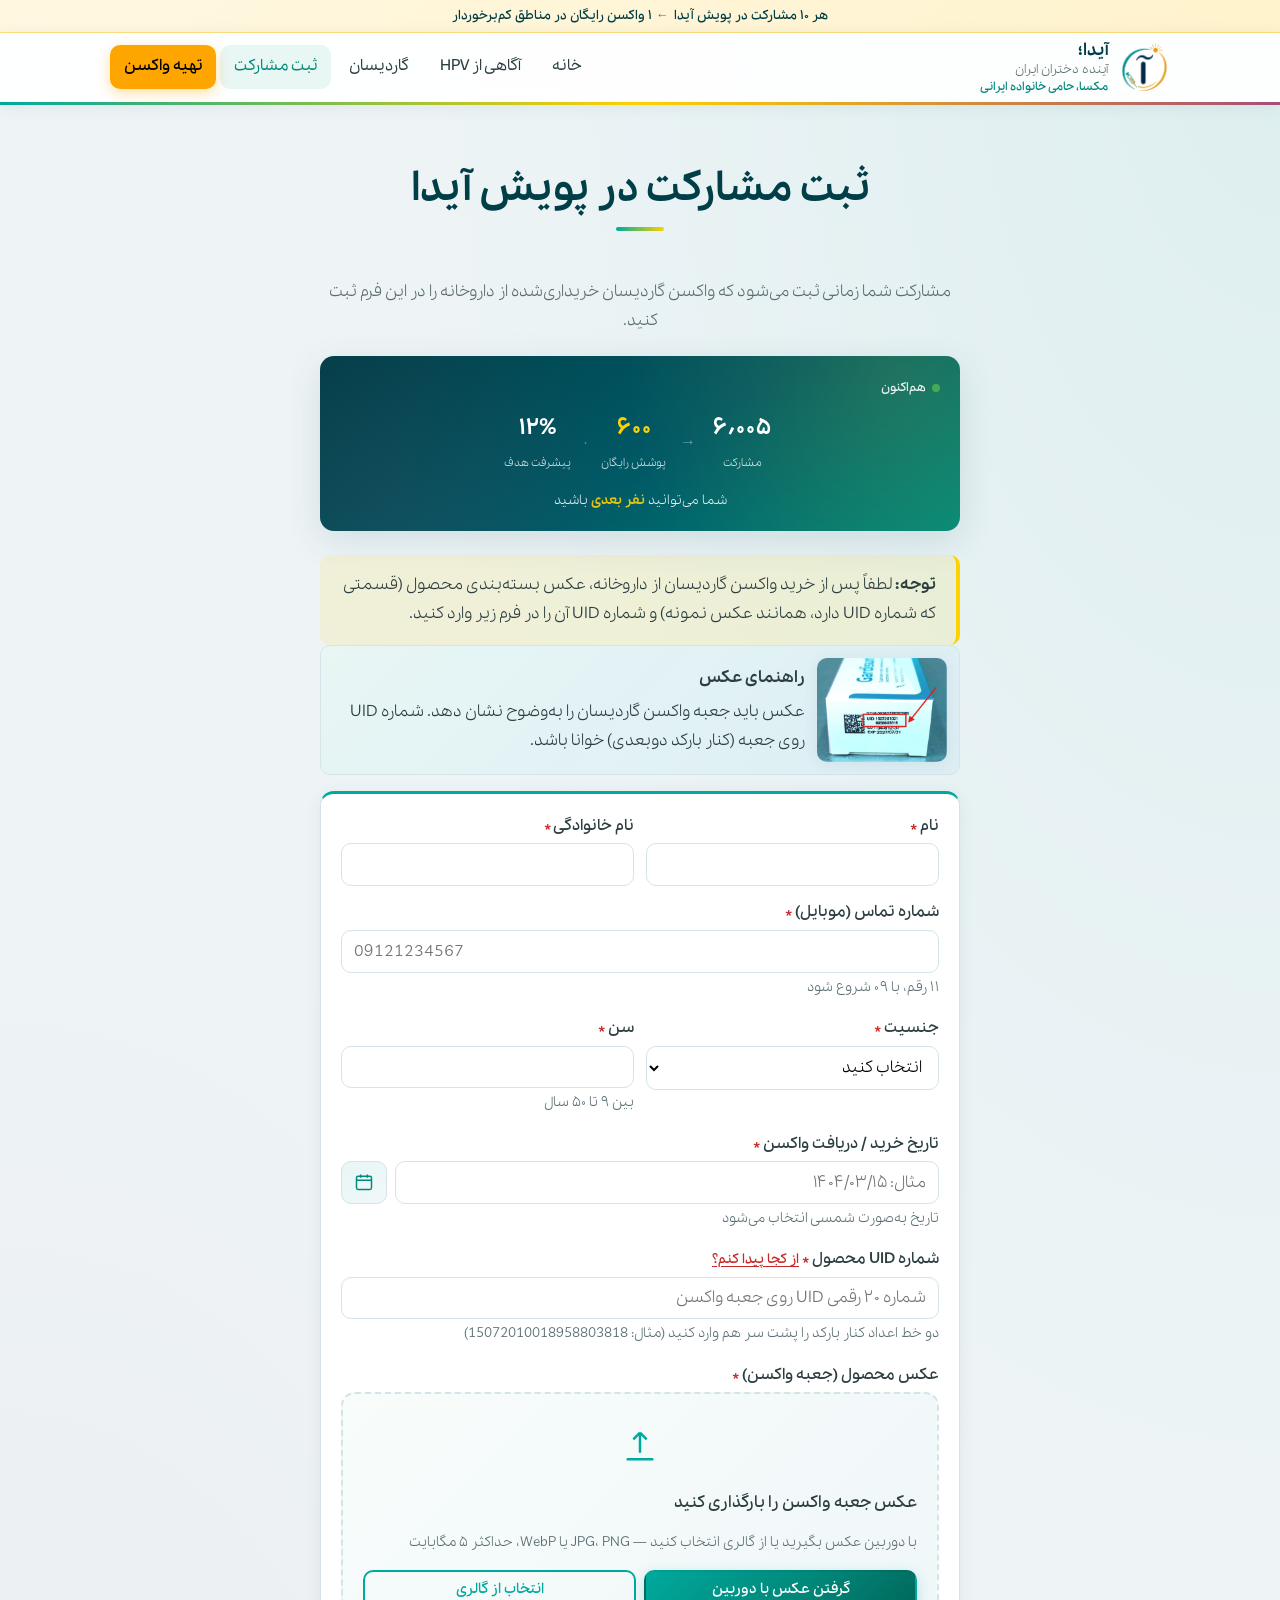
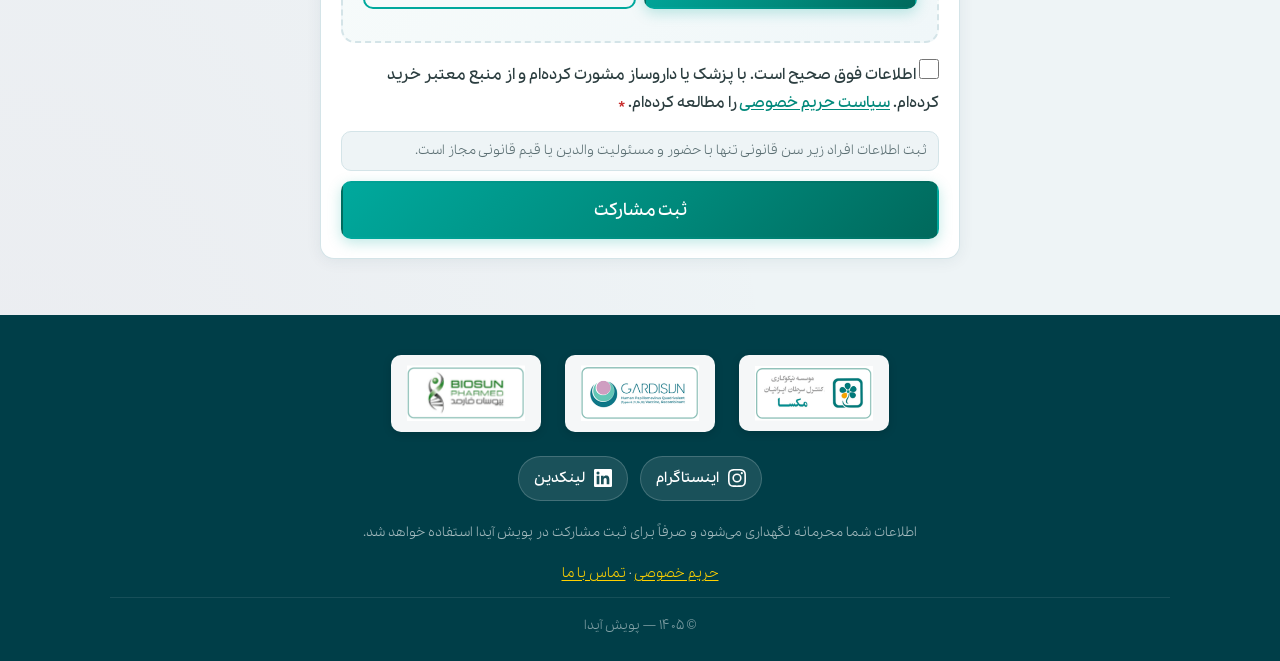
<file: register.html>
﻿<!DOCTYPE html>
<html lang="fa" dir="rtl">
<head>
  <meta charset="UTF-8">
  <meta name="viewport" content="width=device-width, initial-scale=1.0">
  <title>ثبت مشارکت، پویش آیدا</title>
  <meta name="description" content="پس از خرید واکسن گاردیسان از داروخانه، مشارکت خود را در پویش آیدا ثبت کنید.">
  <link rel="canonical" href="https://www.iranaida.com/register.html">
  <meta property="og:locale" content="fa_IR">
  <meta property="og:site_name" content="پویش آیدا">
  <meta property="og:type" content="website">
  <meta property="og:title" content="ثبت مشارکت در پویش آیدا">
  <meta property="og:description" content="واکسن گاردیسان خریدید؟ اطلاعات و عکس محصول را ثبت کنید تا مشارکت شما در پویش آیدا قطعی شود.">
  <meta property="og:url" content="https://www.iranaida.com/register.html">
  <meta property="og:image" content="https://www.iranaida.com/assets/images/meta/og-image.jpg">
  <meta property="og:image:secure_url" content="https://www.iranaida.com/assets/images/meta/og-image.jpg">
  <meta property="og:image:type" content="image/jpeg">
  <meta property="og:image:width" content="1200">
  <meta property="og:image:height" content="630">
  <meta property="og:image:alt" content="ثبت مشارکت در پویش آیدا">
  <meta name="twitter:card" content="summary_large_image">
  <meta name="twitter:title" content="ثبت مشارکت در پویش آیدا">
  <meta name="twitter:description" content="واکسن گاردیسان خریدید؟ اطلاعات و عکس محصول را ثبت کنید تا مشارکت شما در پویش آیدا قطعی شود.">
  <meta name="twitter:image" content="https://www.iranaida.com/assets/images/meta/og-image.jpg">
  <meta name="twitter:image:alt" content="ثبت مشارکت در پویش آیدا">
  <!-- Google Tag Manager -->
  <script>(function(w,d,s,l,i){w[l]=w[l]||[];w[l].push({'gtm.start':
  new Date().getTime(),event:'gtm.js'});var f=d.getElementsByTagName(s)[0],
  j=d.createElement(s),dl=l!='dataLayer'?'&l='+l:'';j.async=true;j.src=
  'https://www.googletagmanager.com/gtm.js?id='+i+dl;f.parentNode.insertBefore(j,f);
  })(window,document,'script','dataLayer','GTM-N387J6GK');</script>
  <!-- End Google Tag Manager -->
  <link rel="icon" type="image/png" href="assets/images/meta/favicon.png">
  <link rel="stylesheet" href="assets/css/fonts.css">
  <link rel="stylesheet" href="assets/css/base.css">
  <link rel="stylesheet" href="assets/css/components.css">
  <link rel="stylesheet" href="assets/css/animations.css">
</head>
<body>
  <!-- Google Tag Manager (noscript) -->
  <noscript><iframe src="https://www.googletagmanager.com/ns.html?id=GTM-N387J6GK" height="0" width="0" style="display:none;visibility:hidden"></iframe></noscript>
  <!-- End Google Tag Manager (noscript) -->
  <div class="page-wrapper">
    <div class="campaign-bar" role="note">
      <div class="container campaign-bar__inner">
        هر ۱۰ مشارکت در پویش آیدا <span class="campaign-bar__arrow" aria-hidden="true">→</span> ۱ واکسن رایگان در مناطق کم‌برخوردار
      </div>
    </div>
    <header class="header">
      <div class="container header__inner">
        <a href="index.html" class="header__logo">
          <img src="assets/images/logos/logo-aida-brochure.png" alt="پویش آیدا">
          <span class="header__brand">
            <span class="header__brand-bold">آیدا؛</span>
            <span class="header__brand-light">آینده دختران ایران</span>
            <span class="header__brand-support">مکسا، حامی خانواده ایرانی</span>
          </span>
        </a>
        <a href="pharmacies.html" class="header__cta-mobile header__link header__link--order">تهیه واکسن</a>
        <button class="header__toggle" aria-label="منو" aria-expanded="false">
          <svg viewBox="0 0 24 24" fill="none" stroke="currentColor" stroke-width="2"><path d="M4 6h16M4 12h16M4 18h16"/></svg>
        </button>
        <nav class="header__nav">
          <a href="index.html" class="header__link">خانه</a>
          <a href="hpv.html" class="header__link">آگاهی از HPV</a>
          <a href="gardisun.html" class="header__link">گاردیسان</a>
          <a href="register.html" class="header__link header__link--active">ثبت مشارکت</a>
          <a href="pharmacies.html" class="header__link header__link--order">تهیه واکسن</a>
        </nav>
      </div>
    </header>

    <main>
      <section class="section">
        <div class="container register-page">
          <header class="register-hero">
            <h1 class="section__title">ثبت مشارکت در پویش آیدا</h1>
            <p class="register-hero__pharmacy" id="register-pharmacy-label" aria-hidden="true"></p>
          </header>
          <p class="section__subtitle">مشارکت شما زمانی ثبت می‌شود که واکسن گاردیسان خریداری‌شده از داروخانه را در این فرم ثبت کنید.</p>

          <div class="form-page aida-stats reveal" data-variant="compact"></div>

          <div class="notice notice--warning form-page register-page__notice">
            <p><strong>توجه:</strong> لطفاً پس از خرید واکسن گاردیسان از داروخانه، عکس بسته‌بندی محصول (قسمتی که شماره UID دارد، همانند عکس نمونه) و شماره UID آن را در فرم زیر وارد کنید.</p>
          </div>

          <div class="photo-guide form-page">
            <img src="assets/images/product/uid-guide.png" alt="راهنمای یافتن شماره UID روی جعبه گاردیسان">
            <div>
              <strong>راهنمای عکس</strong>
              <p class="hint" style="margin-top:0.35rem">عکس باید جعبه واکسن گاردیسان را به‌وضوح نشان دهد. شماره UID روی جعبه (کنار بارکد دوبعدی) خوانا باشد.</p>
            </div>
          </div>

          <form id="register-form" class="form-page card" novalidate>
            <div class="form-row">
              <div class="form-group" data-field="first_name">
                <label for="first_name">نام <span class="required">*</span></label>
                <input type="text" id="first_name" name="first_name" required autocomplete="given-name" minlength="2">
                <span class="error-msg"></span>
              </div>
              <div class="form-group" data-field="last_name">
                <label for="last_name">نام خانوادگی <span class="required">*</span></label>
                <input type="text" id="last_name" name="last_name" required autocomplete="family-name" minlength="2">
                <span class="error-msg"></span>
              </div>
            </div>

            <div class="form-group" data-field="phone">
              <label for="phone">شماره تماس (موبایل) <span class="required">*</span></label>
              <input type="tel" id="phone" name="phone" required placeholder="09121234567" inputmode="numeric" autocomplete="tel" maxlength="11" pattern="09[0-9]{9}">
              <span class="hint">۱۱ رقم، با ۰۹ شروع شود</span>
              <span class="error-msg"></span>
            </div>

            <div class="form-row">
              <div class="form-group" data-field="gender">
                <label for="gender">جنسیت <span class="required">*</span></label>
                <select id="gender" name="gender" required>
                  <option value="">انتخاب کنید</option>
                  <option value="female">زن</option>
                  <option value="male">مرد</option>
                </select>
                <span class="error-msg"></span>
              </div>
              <div class="form-group" data-field="age">
                <label for="age">سن <span class="required">*</span></label>
                <input type="number" id="age" name="age" required min="9" max="50" inputmode="numeric">
                <span class="hint">بین ۹ تا ۵۰ سال</span>
                <span class="error-msg"></span>
              </div>
            </div>

            <div class="form-group" data-field="purchase_date">
              <label for="purchase_date_display">تاریخ خرید / دریافت واکسن <span class="required">*</span></label>
              <div class="shamsi-date" data-shamsi-date>
                <div class="shamsi-date__field">
                  <input type="text" id="purchase_date_display" class="shamsi-date__display" readonly placeholder="مثال: ۱۴۰۴/۰۳/۱۵" autocomplete="off" aria-describedby="purchase_date_hint">
                  <input type="hidden" id="purchase_date" name="purchase_date" class="shamsi-date__value" required>
                  <button type="button" class="shamsi-date__trigger" aria-label="باز کردن تقویم شمسی">
                    <svg viewBox="0 0 24 24" width="20" height="20" fill="none" stroke="currentColor" stroke-width="1.75" aria-hidden="true">
                      <rect x="3" y="5" width="18" height="16" rx="2"/>
                      <path d="M8 3v4M16 3v4M3 10h18"/>
                    </svg>
                  </button>
                </div>
                <div class="shamsi-date__popup" hidden>
                  <div class="shamsi-date__head">
                    <button type="button" class="shamsi-date__nav" data-shamsi-prev aria-label="ماه قبل">‹</button>
                    <span class="shamsi-date__title"></span>
                    <button type="button" class="shamsi-date__nav" data-shamsi-next aria-label="ماه بعد">›</button>
                  </div>
                  <div class="shamsi-date__grid"></div>
                </div>
              </div>
              <span class="hint" id="purchase_date_hint">تاریخ به‌صورت شمسی انتخاب می‌شود</span>
              <span class="error-msg"></span>
            </div>

            <div class="form-group" data-field="serial_number">
              <label for="serial_number" class="form-label-row">
                <span>شماره UID محصول <span class="required">*</span></span>
                <button type="button" class="uid-help-link" id="uid-help-btn" aria-haspopup="dialog">از کجا پیدا کنم؟</button>
              </label>
              <input type="text" id="serial_number" name="serial_number" required placeholder="شماره ۲۰ رقمی UID روی جعبه واکسن" inputmode="numeric" pattern="[0-9]{20}" maxlength="20">
              <span class="hint">دو خط اعداد کنار بارکد را پشت سر هم وارد کنید (مثال: 15072010018958803818)</span>
              <span class="error-msg"></span>
            </div>

            <div class="form-group" data-field="product_photo">
              <label>عکس محصول (جعبه واکسن) <span class="required">*</span></label>
              <div class="file-drop" id="file-drop">
                <input type="file" id="product_photo" name="product_photo" required accept="image/jpeg,image/png,image/webp" class="file-drop__input" tabindex="-1" aria-hidden="true">
                <input type="file" id="product_photo_camera" accept="image/*" capture="environment" class="file-drop__input" tabindex="-1" aria-hidden="true">
                <input type="file" id="product_photo_gallery" accept="image/jpeg,image/png,image/webp" class="file-drop__input" tabindex="-1" aria-hidden="true">
                <div class="file-drop__empty" id="file-drop-empty">
                  <svg class="file-drop__icon" viewBox="0 0 24 24" fill="none" stroke="currentColor" stroke-width="1.5" aria-hidden="true">
                    <path d="M12 16V4m0 0l-4 4m4-4l4 4M4 20h16"/>
                  </svg>
                  <p class="file-drop__title">عکس جعبه واکسن را بارگذاری کنید</p>
                  <p class="file-drop__hint">با دوربین عکس بگیرید یا از گالری انتخاب کنید — JPG، PNG یا WebP، حداکثر ۵ مگابایت</p>
                  <div class="file-drop__actions">
                    <button type="button" class="btn btn--primary btn--sm file-drop__btn file-drop__btn--camera">گرفتن عکس با دوربین</button>
                    <button type="button" class="btn btn--outline btn--sm file-drop__btn file-drop__btn--gallery">انتخاب از گالری</button>
                  </div>
                </div>
                <div class="file-drop__preview" id="file-drop-preview" hidden>
                  <img id="file-preview-img" alt="پیش‌نمایش عکس محصول">
                  <div class="file-drop__meta">
                    <span id="file-preview-name"></span>
                    <button type="button" class="file-drop__remove" id="file-remove-btn">حذف</button>
                  </div>
                </div>
              </div>
              <span class="error-msg"></span>
            </div>

            <div class="form-group" data-field="terms">
              <label class="form-checkbox">
                <input type="checkbox" id="terms" name="terms" required>
                <span>اطلاعات فوق صحیح است. با پزشک یا داروساز مشورت کرده‌ام و از منبع معتبر خرید کرده‌ام. <a href="privacy.html">سیاست حریم خصوصی</a> را مطالعه کرده‌ام. <span class="required">*</span></span>
              </label>
              <span class="error-msg"></span>
            </div>

            <div class="honeypot" aria-hidden="true">
              <label for="website">Website</label>
              <input type="text" id="website" name="website" tabindex="-1" autocomplete="off">
            </div>

            <p class="form-disclaimer">ثبت اطلاعات افراد زیر سن قانونی تنها با حضور و مسئولیت والدین یا قیم قانونی مجاز است.</p>

            <button type="submit" id="submit-btn" class="btn btn--primary btn--lg" style="width:100%;margin-top:0.5rem">ثبت مشارکت</button>
            <div id="form-alert" class="form-alert form-alert--error" role="alert"></div>
          </form>
        </div>
      </section>
    </main>

    <div class="modal submit-modal" id="submit-modal" role="dialog" aria-modal="true" aria-labelledby="submit-modal-title" aria-busy="true" hidden>
      <div class="modal__backdrop"></div>
      <div class="modal__panel submit-modal__panel">
        <div class="submit-modal__spinner" aria-hidden="true"></div>
        <h2 class="modal__title" id="submit-modal-title">در حال ثبت مشارکت</h2>
        <p class="submit-modal__text">لطفاً این پنجره را نبندید. اطلاعات شما در حال ارسال است.</p>
        <div class="submit-progress" role="progressbar" aria-valuemin="0" aria-valuemax="100" aria-valuenow="0">
          <div class="submit-progress__bar" id="submit-progress-bar"></div>
        </div>
        <p class="submit-modal__percent" id="submit-progress-label">۰٪</p>
      </div>
    </div>

    <div class="modal" id="uid-modal" role="dialog" aria-modal="true" aria-labelledby="uid-modal-title" hidden>
      <div class="modal__backdrop" data-modal-close></div>
      <div class="modal__panel">
        <button type="button" class="modal__close" data-modal-close aria-label="بستن">
          <svg viewBox="0 0 24 24" width="20" height="20" fill="none" stroke="currentColor" stroke-width="2"><path d="M6 6l12 12M18 6L6 18"/></svg>
        </button>
        <h2 class="modal__title" id="uid-modal-title">راهنمای یافتن شماره UID</h2>
        <div class="modal__img-wrap">
          <img src="assets/images/product/uid-guide.png" alt="محل شماره UID روی جعبه گاردیسان">
        </div>
        <div class="modal__body">
          <p>شماره <strong>UID</strong> روی یکی از وجه‌های کناری جعبه واکسن، در کنار بارکد دوبعدی (Data Matrix) درج شده است.</p>
          <ul>
            <li>دو خط اعداد زیر برچسب «UID» را پیدا کنید.</li>
            <li>هر دو خط را <strong>بدون فاصله</strong> پشت سر هم در فرم وارد کنید (مجموعاً ۲۰ رقم).</li>
            <li>مثال: خط اول <code dir="ltr">1507201001</code> و خط دوم <code dir="ltr">8958803818</code> می‌شود <code dir="ltr">15072010018958803818</code></li>
          </ul>
          <p class="hint">در عکس محصول نیز همین بخش باید به‌وضوح دیده شود.</p>
        </div>
      </div>
    </div>

    <footer class="footer">
      <div class="container">
        <div class="footer__logos">
          <a href="https://macsa.ir/fa/" target="_blank" rel="noopener noreferrer"><img src="assets/images/logos/logo-macsa.png" alt="MACSA"></a>
          <a href="http://gardisun.ir/" target="_blank" rel="noopener noreferrer"><img src="assets/images/logos/logo-gardisun.png" alt="گاردیسان"></a>
          <a href="https://biosunpharmed.com/" target="_blank" rel="noopener noreferrer"><img src="assets/images/logos/logo-biosun.png" alt="بیوسان فارمد"></a>
        </div>
        <nav class="footer__social" aria-label="شبکه‌های اجتماعی آیدا">
          <a class="footer__social-link footer__social-link--instagram" href="https://www.instagram.com/iran_aida/" target="_blank" rel="noopener noreferrer">
            <svg viewBox="0 0 24 24" aria-hidden="true" fill="currentColor"><path d="M12 2.163c3.204 0 3.584.012 4.85.07 3.252.148 4.771 1.691 4.919 4.919.058 1.265.069 1.645.069 4.849 0 3.205-.012 3.584-.069 4.849-.149 3.225-1.664 4.771-4.919 4.919-1.266.058-1.644.07-4.85.07-3.204 0-3.584-.012-4.849-.07-3.26-.149-4.771-1.699-4.919-4.92-.058-1.265-.07-1.644-.07-4.849 0-3.204.013-3.583.07-4.849.149-3.227 1.664-4.771 4.919-4.919 1.266-.057 1.645-.069 4.849-.069zM12 0C8.741 0 8.333.014 7.053.072 2.695.272.273 2.69.073 7.052.014 8.333 0 8.741 0 12c0 3.259.014 3.668.072 4.948.2 4.358 2.618 6.78 6.98 6.98C8.333 23.986 8.741 24 12 24c3.259 0 3.668-.014 4.948-.072 4.354-.2 6.782-2.618 6.979-6.98.059-1.28.073-1.689.073-4.948 0-3.259-.014-3.667-.072-4.947-.196-4.354-2.617-6.78-6.979-6.98C15.668.014 15.259 0 12 0zm0 5.838a6.162 6.162 0 100 12.324 6.162 6.162 0 000-12.324zM12 16a4 4 0 110-8 4 4 0 010 8zm6.406-11.845a1.44 1.44 0 100 2.881 1.44 1.44 0 000-2.881z"/></svg>
            <span>اینستاگرام</span>
          </a>
          <a class="footer__social-link footer__social-link--linkedin" href="https://www.linkedin.com/company/iranaida/" target="_blank" rel="noopener noreferrer">
            <svg viewBox="0 0 24 24" aria-hidden="true" fill="currentColor"><path d="M20.447 20.452h-3.554v-5.569c0-1.328-.027-3.037-1.852-3.037-1.853 0-2.136 1.445-2.136 2.939v5.667H9.351V9h3.414v1.561h.046c.477-.9 1.637-1.85 3.37-1.85 3.601 0 4.267 2.37 4.267 5.455v6.286zM5.337 7.433a2.062 2.062 0 01-2.063-2.065 2.064 2.064 0 112.063 2.065zm1.782 13.019H3.555V9h3.564v11.452zM22.225 0H1.771C.792 0 0 .774 0 1.729v20.542C0 23.227.792 24 1.771 24h20.451C23.2 24 24 23.227 24 22.271V1.729C24 .774 23.2 0 22.222 0h.003z"/></svg>
            <span>لینکدین</span>
          </a>
        </nav>

        <p class="footer__disclaimer">اطلاعات شما محرمانه نگهداری می‌شود و صرفاً برای ثبت مشارکت در پویش آیدا استفاده خواهد شد.</p>
        <p class="footer__legal"><a href="privacy.html">حریم خصوصی</a> · <a href="contact.html">تماس با ما</a></p>
        <p class="footer__copy">© ۱۴۰۵ — پویش آیدا</p>
      </div>
    </footer>

    <nav class="bottom-nav" aria-label="منوی اصلی">
      <a href="index.html" class="bottom-nav__item">
        <svg viewBox="0 0 24 24"><path d="M3 10.5L12 3l9 7.5V20a1 1 0 01-1 1h-5v-6H9v6H4a1 1 0 01-1-1v-9.5z"/></svg>
        <span>خانه</span>
      </a>
      <a href="hpv.html" class="bottom-nav__item">
        <svg viewBox="0 0 24 24"><circle cx="12" cy="12" r="9"/><path d="M12 8v4M12 16h.01"/></svg>
        <span>HPV</span>
      </a>
      <a href="gardisun.html" class="bottom-nav__item">
        <svg viewBox="0 0 24 24"><path d="M12 2L2 7l10 5 10-5-10-5z"/><path d="M2 17l10 5 10-5M2 12l10 5 10-5"/></svg>
        <span>گاردیسان</span>
      </a>
      <a href="why-macsa.html" class="bottom-nav__item">
        <svg viewBox="0 0 24 24"><path d="M12 3l3 6h6l-4.5 4 1.7 6.5L12 16l-6.2 3.5L7.5 13 3 9h6z"/></svg>
        <span>مکسا</span>
      </a>
      <a href="register.html" class="bottom-nav__item bottom-nav__item--cta">
        <svg viewBox="0 0 24 24"><path d="M12 5v14M5 12h14"/></svg>
        <span>ثبت</span>
      </a>
    </nav>
  </div>
  <script src="assets/js/utm.js"></script>
  <script src="assets/js/register-pharmacy-label.js"></script>
  <script src="assets/js/analytics.js"></script>
  <script src="assets/js/stats.js"></script>
  <script src="assets/js/main.js"></script>
  <script src="assets/js/jalali.js"></script>
  <script src="assets/js/shamsi-date.js"></script>
  <script src="assets/js/form.js"></script>
</body>
</html>
</file>
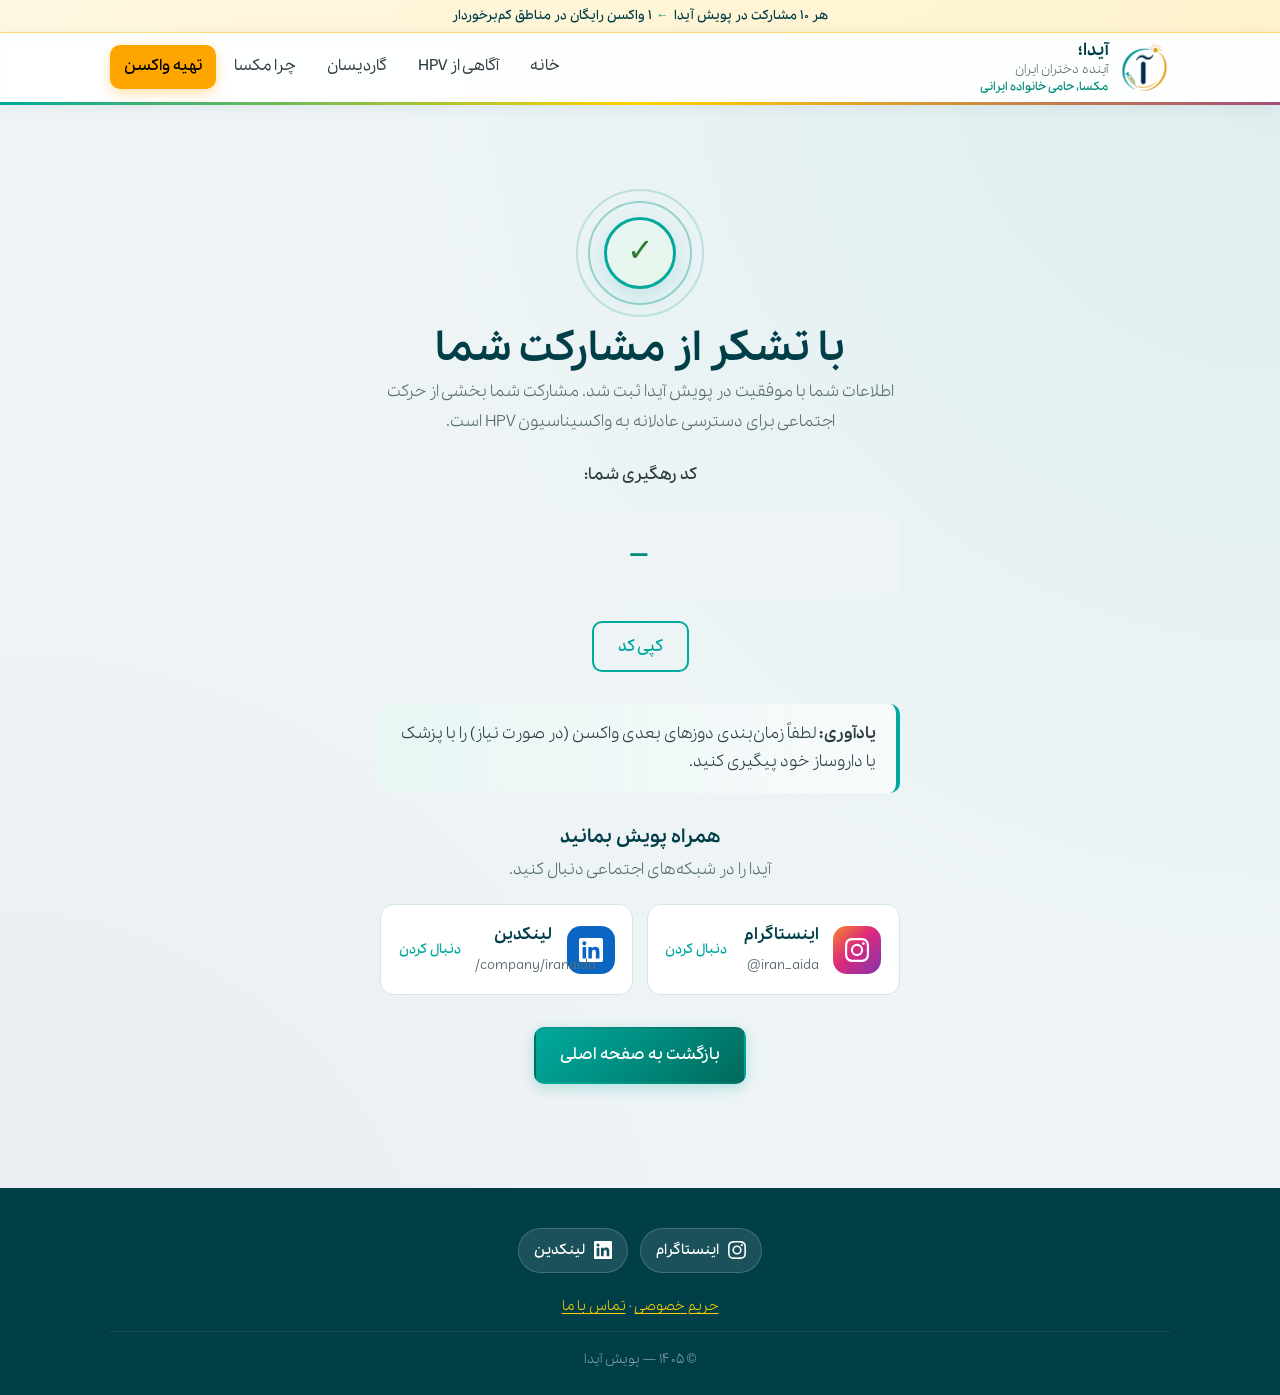
<file: thank-you.html>
﻿<!DOCTYPE html>
<html lang="fa" dir="rtl">
<head>
  <meta charset="UTF-8">
  <meta name="viewport" content="width=device-width, initial-scale=1.0">
  <title>ثبت شد، پویش آیدا</title>
  <meta name="robots" content="noindex, nofollow">
  <meta name="description" content="مشارکت شما در پویش آیدا با موفقیت ثبت شد.">
  <link rel="canonical" href="https://www.iranaida.com/thank-you.html">
  <meta property="og:locale" content="fa_IR">
  <meta property="og:site_name" content="پویش آیدا">
  <meta property="og:type" content="website">
  <meta property="og:title" content="مشارکت شما ثبت شد — پویش آیدا">
  <meta property="og:description" content="با تشکر از مشارکت شما در پویش آیدا برای دسترسی عادلانه به واکسیناسیون HPV.">
  <meta property="og:url" content="https://www.iranaida.com/thank-you.html">
  <meta property="og:image" content="https://www.iranaida.com/assets/images/meta/og-image.jpg">
  <meta property="og:image:secure_url" content="https://www.iranaida.com/assets/images/meta/og-image.jpg">
  <meta property="og:image:type" content="image/jpeg">
  <meta property="og:image:width" content="1200">
  <meta property="og:image:height" content="630">
  <meta property="og:image:alt" content="پویش آیدا — ثبت مشارکت">
  <meta name="twitter:card" content="summary_large_image">
  <meta name="twitter:title" content="مشارکت شما ثبت شد — پویش آیدا">
  <meta name="twitter:description" content="با تشکر از مشارکت شما در پویش آیدا برای دسترسی عادلانه به واکسیناسیون HPV.">
  <meta name="twitter:image" content="https://www.iranaida.com/assets/images/meta/og-image.jpg">
  <meta name="twitter:image:alt" content="پویش آیدا — ثبت مشارکت">
  <!-- Google Tag Manager -->
  <script>(function(w,d,s,l,i){w[l]=w[l]||[];w[l].push({'gtm.start':
  new Date().getTime(),event:'gtm.js'});var f=d.getElementsByTagName(s)[0],
  j=d.createElement(s),dl=l!='dataLayer'?'&l='+l:'';j.async=true;j.src=
  'https://www.googletagmanager.com/gtm.js?id='+i+dl;f.parentNode.insertBefore(j,f);
  })(window,document,'script','dataLayer','GTM-N387J6GK');</script>
  <!-- End Google Tag Manager -->
  <link rel="icon" type="image/png" href="assets/images/meta/favicon.png">
  <link rel="stylesheet" href="assets/css/fonts.css">
  <link rel="stylesheet" href="assets/css/base.css">
  <link rel="stylesheet" href="assets/css/components.css">
  <link rel="stylesheet" href="assets/css/animations.css">
</head>
<body>
  <!-- Google Tag Manager (noscript) -->
  <noscript><iframe src="https://www.googletagmanager.com/ns.html?id=GTM-N387J6GK" height="0" width="0" style="display:none;visibility:hidden"></iframe></noscript>
  <!-- End Google Tag Manager (noscript) -->
  <div class="page-wrapper">
    <div class="campaign-bar" role="note">
      <div class="container campaign-bar__inner">
        هر ۱۰ مشارکت در پویش آیدا <span class="campaign-bar__arrow" aria-hidden="true">→</span> ۱ واکسن رایگان در مناطق کم‌برخوردار
      </div>
    </div>
    <header class="header">
      <div class="container header__inner">
        <a href="index.html" class="header__logo">
          <img src="assets/images/logos/logo-aida-brochure.png" alt="پویش آیدا">
          <span class="header__brand">
            <span class="header__brand-bold">آیدا؛</span>
            <span class="header__brand-light">آینده دختران ایران</span>
            <span class="header__brand-support">مکسا، حامی خانواده ایرانی</span>
          </span>
        </a>
        <a href="pharmacies.html" class="header__cta-mobile header__link header__link--order">تهیه واکسن</a>
        <button class="header__toggle" aria-label="منو" aria-expanded="false">
          <svg viewBox="0 0 24 24" fill="none" stroke="currentColor" stroke-width="2"><path d="M4 6h16M4 12h16M4 18h16"/></svg>
        </button>
        <nav class="header__nav">
          <a href="index.html" class="header__link">خانه</a>
          <a href="hpv.html" class="header__link">آگاهی از HPV</a>
          <a href="gardisun.html" class="header__link">گاردیسان</a>
          <a href="why-macsa.html" class="header__link">چرا مکسا</a>
          <a href="pharmacies.html" class="header__link header__link--order">تهیه واکسن</a>
        </nav>
      </div>
    </header>

    <main>
      <section class="section">
        <div class="container thankyou thankyou--celebrate">
          <div class="thankyou__confetti" aria-hidden="true">
            <span></span><span></span><span></span><span></span><span></span>
            <span></span><span></span><span></span><span></span><span></span>
            <span></span><span></span>
          </div>

          <div class="thankyou__icon-wrap">
            <div class="thankyou__rings" aria-hidden="true"></div>
            <div class="thankyou__icon" aria-hidden="true">✓</div>
          </div>

          <h1 id="thankyou-title">با تشکر از مشارکت شما</h1>
          <p id="thankyou-message" class="thankyou__message">اطلاعات شما با موفقیت در پویش آیدا ثبت شد. مشارکت شما بخشی از حرکت اجتماعی برای دسترسی عادلانه به واکسیناسیون HPV است.</p>

          <p class="thankyou__code-label">کد رهگیری شما:</p>
          <div id="tracking-code" class="thankyou__code">—</div>
          <button type="button" id="copy-code" class="btn btn--outline">کپی کد</button>

          <div class="notice" style="margin-top:2rem;text-align:right">
            <p><strong>یادآوری:</strong> لطفاً زمان‌بندی دوزهای بعدی واکسن (در صورت نیاز) را با پزشک یا داروساز خود پیگیری کنید.</p>
          </div>

          <div class="social-follow social-follow--compact">
            <h2 class="social-follow__title">همراه پویش بمانید</h2>
            <p class="social-follow__lead">آیدا را در شبکه‌های اجتماعی دنبال کنید.</p>
            <div class="social-cards">
              <a class="social-card social-card--instagram" href="https://www.instagram.com/iran_aida/" target="_blank" rel="noopener noreferrer">
                <span class="social-card__icon" aria-hidden="true">
                  <svg viewBox="0 0 24 24" fill="currentColor"><path d="M12 2.163c3.204 0 3.584.012 4.85.07 3.252.148 4.771 1.691 4.919 4.919.058 1.265.069 1.645.069 4.849 0 3.205-.012 3.584-.069 4.849-.149 3.225-1.664 4.771-4.919 4.919-1.266.058-1.644.07-4.85.07-3.204 0-3.584-.012-4.849-.07-3.26-.149-4.771-1.699-4.919-4.92-.058-1.265-.07-1.644-.07-4.849 0-3.204.013-3.583.07-4.849.149-3.227 1.664-4.771 4.919-4.919 1.266-.057 1.645-.069 4.849-.069zM12 0C8.741 0 8.333.014 7.053.072 2.695.272.273 2.69.073 7.052.014 8.333 0 8.741 0 12c0 3.259.014 3.668.072 4.948.2 4.358 2.618 6.78 6.98 6.98C8.333 23.986 8.741 24 12 24c3.259 0 3.668-.014 4.948-.072 4.354-.2 6.782-2.618 6.979-6.98.059-1.28.073-1.689.073-4.948 0-3.259-.014-3.667-.072-4.947-.196-4.354-2.617-6.78-6.979-6.98C15.668.014 15.259 0 12 0zm0 5.838a6.162 6.162 0 100 12.324 6.162 6.162 0 000-12.324zM12 16a4 4 0 110-8 4 4 0 010 8zm6.406-11.845a1.44 1.44 0 100 2.881 1.44 1.44 0 000-2.881z"/></svg>
                </span>
                <span class="social-card__body">
                  <span class="social-card__name">اینستاگرام</span>
                  <span class="social-card__handle">@iran_aida</span>
                </span>
                <span class="social-card__action">دنبال کردن</span>
              </a>
              <a class="social-card social-card--linkedin" href="https://www.linkedin.com/company/iranaida/" target="_blank" rel="noopener noreferrer">
                <span class="social-card__icon" aria-hidden="true">
                  <svg viewBox="0 0 24 24" fill="currentColor"><path d="M20.447 20.452h-3.554v-5.569c0-1.328-.027-3.037-1.852-3.037-1.853 0-2.136 1.445-2.136 2.939v5.667H9.351V9h3.414v1.561h.046c.477-.9 1.637-1.85 3.37-1.85 3.601 0 4.267 2.37 4.267 5.455v6.286zM5.337 7.433a2.062 2.062 0 01-2.063-2.065 2.064 2.064 0 112.063 2.065zm1.782 13.019H3.555V9h3.564v11.452zM22.225 0H1.771C.792 0 0 .774 0 1.729v20.542C0 23.227.792 24 1.771 24h20.451C23.2 24 24 23.227 24 22.271V1.729C24 .774 23.2 0 22.222 0h.003z"/></svg>
                </span>
                <span class="social-card__body">
                  <span class="social-card__name">لینکدین</span>
                  <span class="social-card__handle">/company/iranaida</span>
                </span>
                <span class="social-card__action">دنبال کردن</span>
              </a>
            </div>
          </div>

          <a href="index.html" class="btn btn--primary" style="margin-top:2rem">بازگشت به صفحه اصلی</a>
        </div>
      </section>
    </main>

    <footer class="footer">
      <div class="container">
        <nav class="footer__social" aria-label="شبکه‌های اجتماعی آیدا">
          <a class="footer__social-link footer__social-link--instagram" href="https://www.instagram.com/iran_aida/" target="_blank" rel="noopener noreferrer">
            <svg viewBox="0 0 24 24" aria-hidden="true" fill="currentColor"><path d="M12 2.163c3.204 0 3.584.012 4.85.07 3.252.148 4.771 1.691 4.919 4.919.058 1.265.069 1.645.069 4.849 0 3.205-.012 3.584-.069 4.849-.149 3.225-1.664 4.771-4.919 4.919-1.266.058-1.644.07-4.85.07-3.204 0-3.584-.012-4.849-.07-3.26-.149-4.771-1.699-4.919-4.92-.058-1.265-.07-1.644-.07-4.849 0-3.204.013-3.583.07-4.849.149-3.227 1.664-4.771 4.919-4.919 1.266-.057 1.645-.069 4.849-.069zM12 0C8.741 0 8.333.014 7.053.072 2.695.272.273 2.69.073 7.052.014 8.333 0 8.741 0 12c0 3.259.014 3.668.072 4.948.2 4.358 2.618 6.78 6.98 6.98C8.333 23.986 8.741 24 12 24c3.259 0 3.668-.014 4.948-.072 4.354-.2 6.782-2.618 6.979-6.98.059-1.28.073-1.689.073-4.948 0-3.259-.014-3.667-.072-4.947-.196-4.354-2.617-6.78-6.979-6.98C15.668.014 15.259 0 12 0zm0 5.838a6.162 6.162 0 100 12.324 6.162 6.162 0 000-12.324zM12 16a4 4 0 110-8 4 4 0 010 8zm6.406-11.845a1.44 1.44 0 100 2.881 1.44 1.44 0 000-2.881z"/></svg>
            <span>اینستاگرام</span>
          </a>
          <a class="footer__social-link footer__social-link--linkedin" href="https://www.linkedin.com/company/iranaida/" target="_blank" rel="noopener noreferrer">
            <svg viewBox="0 0 24 24" aria-hidden="true" fill="currentColor"><path d="M20.447 20.452h-3.554v-5.569c0-1.328-.027-3.037-1.852-3.037-1.853 0-2.136 1.445-2.136 2.939v5.667H9.351V9h3.414v1.561h.046c.477-.9 1.637-1.85 3.37-1.85 3.601 0 4.267 2.37 4.267 5.455v6.286zM5.337 7.433a2.062 2.062 0 01-2.063-2.065 2.064 2.064 0 112.063 2.065zm1.782 13.019H3.555V9h3.564v11.452zM22.225 0H1.771C.792 0 0 .774 0 1.729v20.542C0 23.227.792 24 1.771 24h20.451C23.2 24 24 23.227 24 22.271V1.729C24 .774 23.2 0 22.222 0h.003z"/></svg>
            <span>لینکدین</span>
          </a>
        </nav>
        <p class="footer__legal"><a href="privacy.html">حریم خصوصی</a> · <a href="contact.html">تماس با ما</a></p>
        <p class="footer__copy">© ۱۴۰۵ — پویش آیدا</p>
      </div>
    </footer>

    <nav class="bottom-nav" aria-label="منوی اصلی">
      <a href="index.html" class="bottom-nav__item">
        <svg viewBox="0 0 24 24"><path d="M3 10.5L12 3l9 7.5V20a1 1 0 01-1 1h-5v-6H9v6H4a1 1 0 01-1-1v-9.5z"/></svg>
        <span>خانه</span>
      </a>
      <a href="hpv.html" class="bottom-nav__item">
        <svg viewBox="0 0 24 24"><circle cx="12" cy="12" r="9"/><path d="M12 8v4M12 16h.01"/></svg>
        <span>HPV</span>
      </a>
      <a href="gardisun.html" class="bottom-nav__item">
        <svg viewBox="0 0 24 24"><path d="M12 2L2 7l10 5 10-5-10-5z"/><path d="M2 17l10 5 10-5M2 12l10 5 10-5"/></svg>
        <span>گاردیسان</span>
      </a>
      <a href="why-macsa.html" class="bottom-nav__item">
        <svg viewBox="0 0 24 24"><path d="M12 3l3 6h6l-4.5 4 1.7 6.5L12 16l-6.2 3.5L7.5 13 3 9h6z"/></svg>
        <span>مکسا</span>
      </a>
      <a href="register.html" class="bottom-nav__item bottom-nav__item--cta">
        <svg viewBox="0 0 24 24"><path d="M12 5v14M5 12h14"/></svg>
        <span>ثبت</span>
      </a>
    </nav>
  </div>
  <script src="assets/js/utm.js"></script>
  <script src="assets/js/analytics.js"></script>
  <script src="assets/js/main.js"></script>
</body>
</html>
</file>
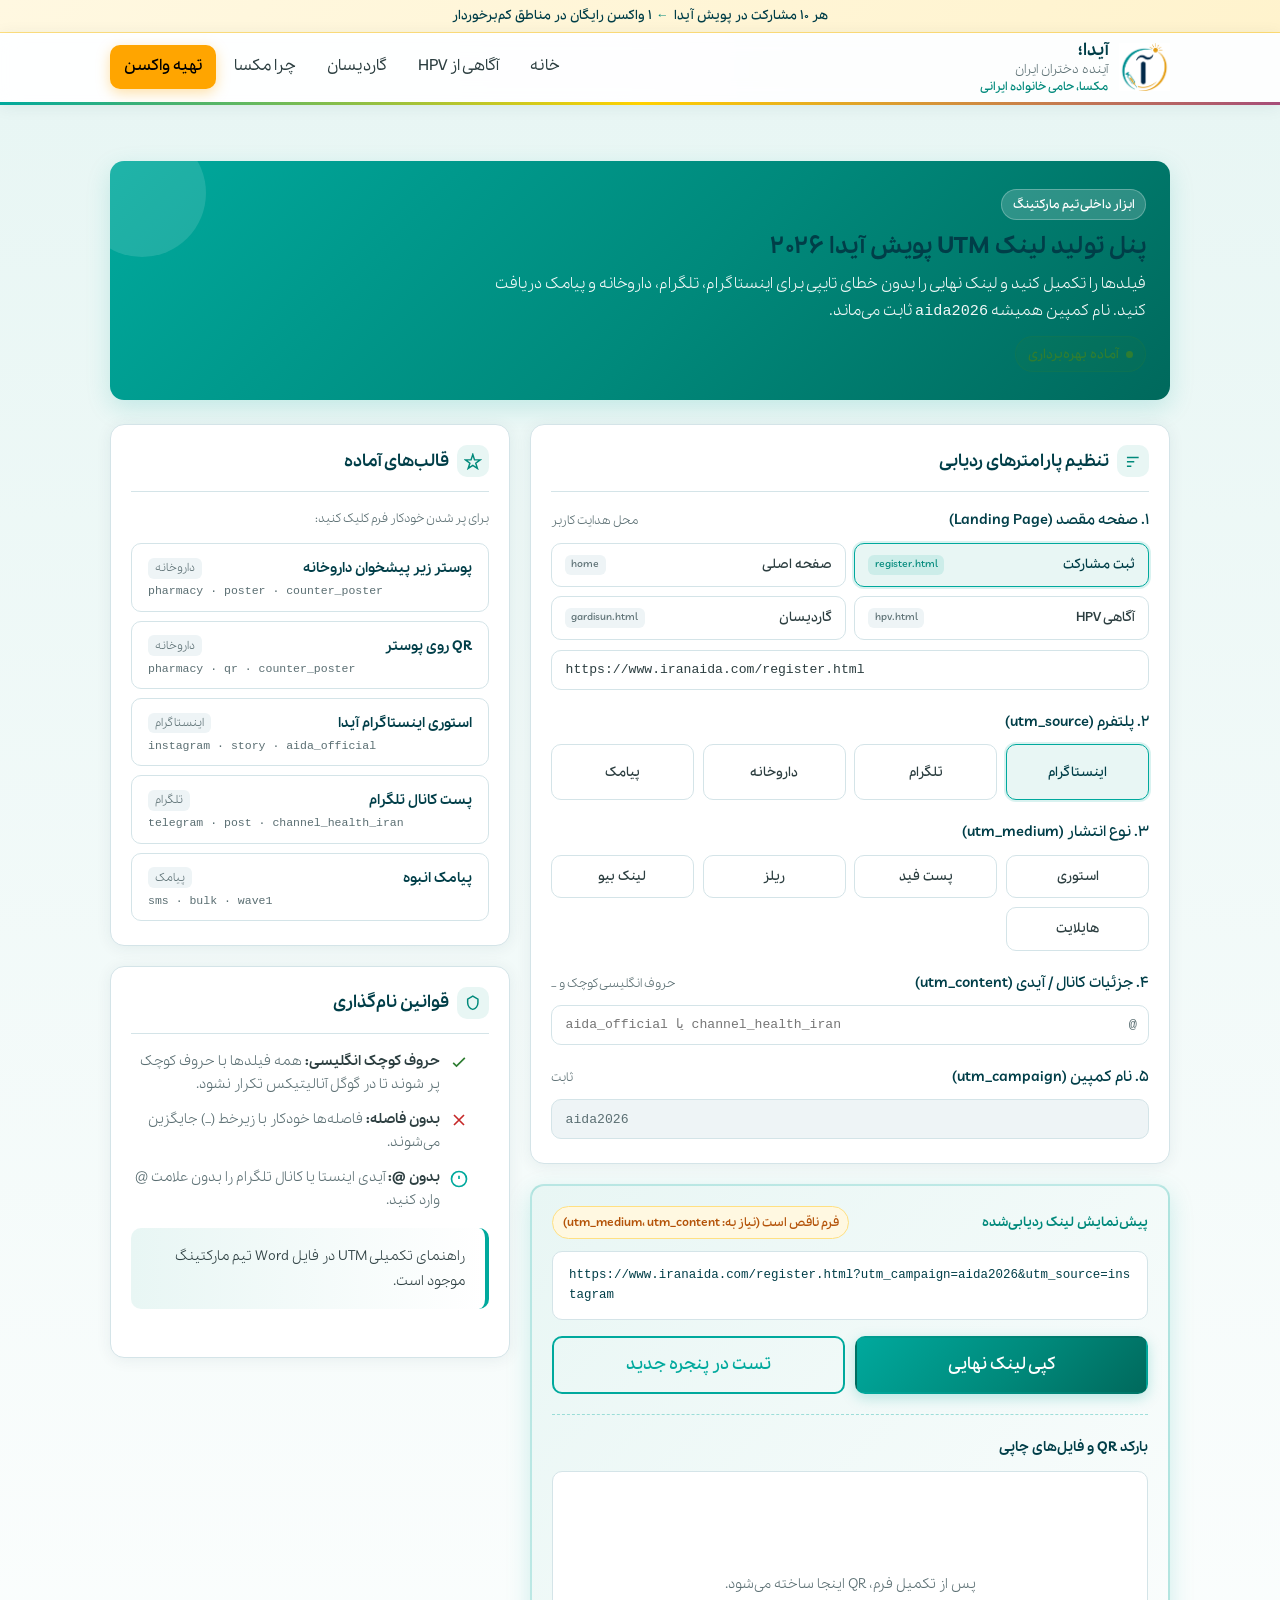
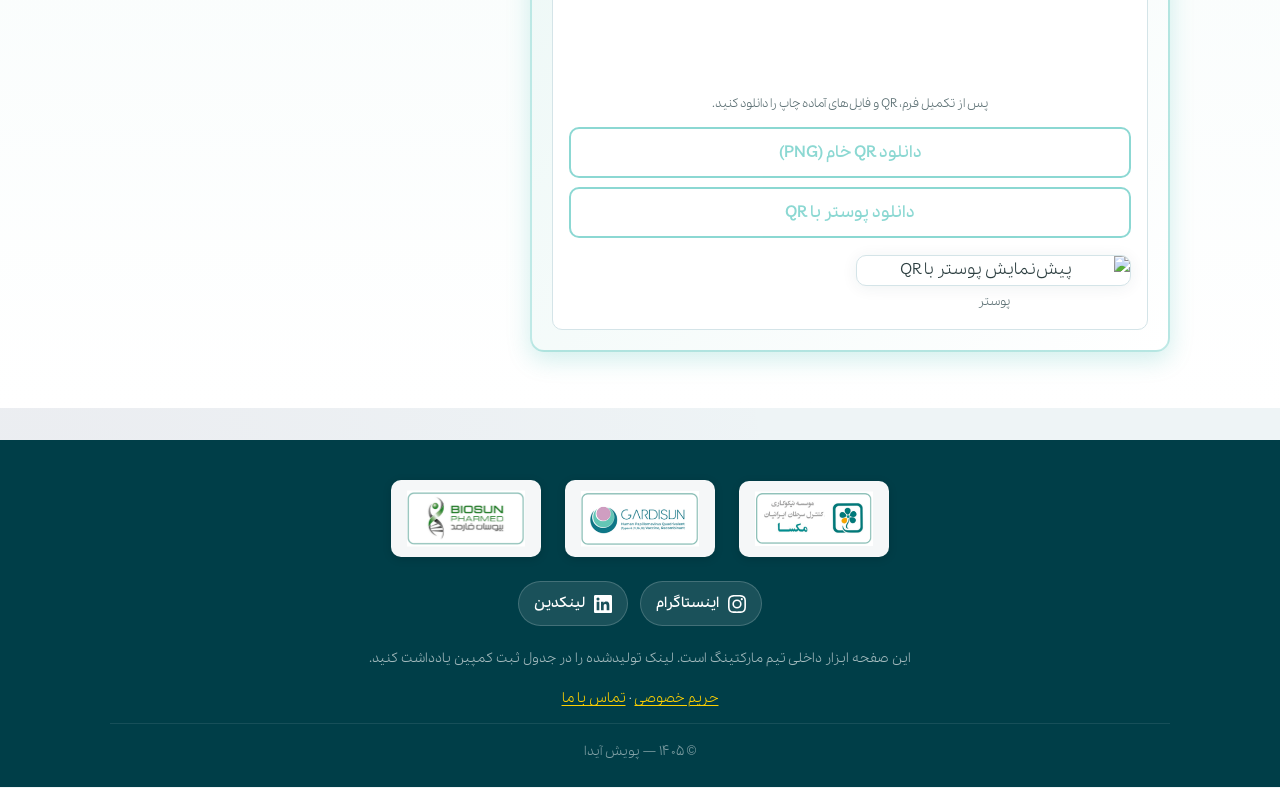
<file: utm.html>
﻿<!DOCTYPE html>
<html lang="fa" dir="rtl">
<head>
  <meta charset="UTF-8">
  <meta name="viewport" content="width=device-width, initial-scale=1.0">
  <title>ساخت لینک UTM، پویش آیدا</title>
  <meta name="robots" content="noindex, nofollow, noarchive, nosnippet">
  <meta name="googlebot" content="noindex, nofollow, noarchive, nosnippet">
  <meta name="description" content="پنل داخلی تیم مارکتینگ برای تولید لینک‌های ردیابی‌شده کمپین آیدا ۲۰۲۶.">
  <meta property="og:locale" content="fa_IR">
  <meta property="og:site_name" content="پویش آیدا">
  <meta property="og:type" content="website">
  <meta property="og:title" content="ساخت لینک UTM — پویش آیدا">
  <meta property="og:description" content="ابزار تولید لینک کمپین با پارامترهای UTM برای تیم مارکتینگ پویش آیدا.">
  <meta property="og:url" content="https://www.iranaida.com/utm.html">
  <meta property="og:image" content="https://www.iranaida.com/assets/images/meta/og-image.jpg">
  <meta property="og:image:secure_url" content="https://www.iranaida.com/assets/images/meta/og-image.jpg">
  <meta property="og:image:type" content="image/jpeg">
  <meta property="og:image:width" content="1200">
  <meta property="og:image:height" content="630">
  <meta property="og:image:alt" content="پویش آیدا — ساخت لینک UTM">
  <meta name="twitter:card" content="summary_large_image">
  <meta name="twitter:title" content="ساخت لینک UTM — پویش آیدا">
  <meta name="twitter:description" content="ابزار تولید لینک کمپین با پارامترهای UTM برای تیم مارکتینگ پویش آیدا.">
  <meta name="twitter:image" content="https://www.iranaida.com/assets/images/meta/og-image.jpg">
  <meta name="twitter:image:alt" content="پویش آیدا — ساخت لینک UTM">
  <!-- Google Tag Manager -->
  <script>(function(w,d,s,l,i){w[l]=w[l]||[];w[l].push({'gtm.start':
  new Date().getTime(),event:'gtm.js'});var f=d.getElementsByTagName(s)[0],
  j=d.createElement(s),dl=l!='dataLayer'?'&l='+l:'';j.async=true;j.src=
  'https://www.googletagmanager.com/gtm.js?id='+i+dl;f.parentNode.insertBefore(j,f);
  })(window,document,'script','dataLayer','GTM-N387J6GK');</script>
  <!-- End Google Tag Manager -->
  <link rel="icon" type="image/png" href="assets/images/meta/favicon.png">
  <link rel="apple-touch-icon" href="assets/images/meta/apple-touch-icon.png">
  <link rel="stylesheet" href="assets/css/fonts.css">
  <link rel="stylesheet" href="assets/css/base.css">
  <link rel="stylesheet" href="assets/css/components.css">
  <link rel="stylesheet" href="assets/css/animations.css">
  <link rel="stylesheet" href="assets/css/utm-builder.css">
</head>
<body>
  <!-- Google Tag Manager (noscript) -->
  <noscript><iframe src="https://www.googletagmanager.com/ns.html?id=GTM-N387J6GK" height="0" width="0" style="display:none;visibility:hidden"></iframe></noscript>
  <!-- End Google Tag Manager (noscript) -->
  <div class="page-wrapper">
    <div class="campaign-bar" role="note">
      <div class="container campaign-bar__inner">
        هر ۱۰ مشارکت در پویش آیدا <span class="campaign-bar__arrow" aria-hidden="true">→</span> ۱ واکسن رایگان در مناطق کم‌برخوردار
      </div>
    </div>
    <header class="header">
      <div class="container header__inner">
        <a href="index.html" class="header__logo">
          <img src="assets/images/logos/logo-aida-brochure.png" alt="پویش آیدا">
          <span class="header__brand">
            <span class="header__brand-bold">آیدا؛</span>
            <span class="header__brand-light">آینده دختران ایران</span>
            <span class="header__brand-support">مکسا، حامی خانواده ایرانی</span>
          </span>
        </a>
        <a href="pharmacies.html" class="header__cta-mobile header__link header__link--order">تهیه واکسن</a>
        <button class="header__toggle" aria-label="منو" aria-expanded="false">
          <svg viewBox="0 0 24 24" fill="none" stroke="currentColor" stroke-width="2"><path d="M4 6h16M4 12h16M4 18h16"/></svg>
        </button>
        <nav class="header__nav">
          <a href="index.html" class="header__link">خانه</a>
          <a href="hpv.html" class="header__link">آگاهی از HPV</a>
          <a href="gardisun.html" class="header__link">گاردیسان</a>
          <a href="why-macsa.html" class="header__link">چرا مکسا</a>
          <a href="pharmacies.html" class="header__link header__link--order">تهیه واکسن</a>
        </nav>
      </div>
    </header>

    <main class="utm-builder">
      <section class="section section--mint">
        <div class="container">
          <div class="utm-banner reveal">
            <span class="utm-banner__badge">ابزار داخلی تیم مارکتینگ</span>
            <h1>پنل تولید لینک UTM پویش آیدا ۲۰۲۶</h1>
            <p>فیلدها را تکمیل کنید و لینک نهایی را بدون خطای تایپی برای اینستاگرام، تلگرام، داروخانه و پیامک دریافت کنید. نام کمپین همیشه <code dir="ltr">aida2026</code> ثابت می‌ماند.</p>
            <span class="utm-status"><span class="utm-status__dot" aria-hidden="true"></span> آماده بهره‌برداری</span>
          </div>

          <div class="utm-grid">
            <div class="utm-grid__main">
              <div class="utm-panel reveal">
                <div class="utm-panel__head">
                  <span class="utm-panel__icon" aria-hidden="true">
                    <svg viewBox="0 0 24 24" fill="none" stroke="currentColor" stroke-width="2"><path d="M4 6h16M4 12h10M4 18h6"/></svg>
                  </span>
                  <h2>تنظیم پارامترهای ردیابی</h2>
                </div>

                <form id="utm-form" onsubmit="return false;">
                  <div class="utm-field">
                    <div class="utm-field__label">
                      <span>۱. صفحه مقصد (Landing Page)</span>
                      <span class="utm-field__hint">محل هدایت کاربر</span>
                    </div>
                    <div class="utm-choices" id="landing-presets">
                      <button type="button" class="utm-choice utm-choice--active" data-landing="https://www.iranaida.com/register.html">
                        <span>ثبت مشارکت</span>
                        <span class="utm-choice__tag">register.html</span>
                      </button>
                      <button type="button" class="utm-choice" data-landing="https://www.iranaida.com/">
                        <span>صفحه اصلی</span>
                        <span class="utm-choice__tag">home</span>
                      </button>
                      <button type="button" class="utm-choice" data-landing="https://www.iranaida.com/hpv.html">
                        <span>آگاهی HPV</span>
                        <span class="utm-choice__tag">hpv.html</span>
                      </button>
                      <button type="button" class="utm-choice" data-landing="https://www.iranaida.com/gardisun.html">
                        <span>گاردیسان</span>
                        <span class="utm-choice__tag">gardisun.html</span>
                      </button>
                    </div>
                    <input type="url" id="custom-landing" class="utm-input utm-input--mono" style="margin-top:0.65rem" value="https://www.iranaida.com/register.html" placeholder="https://www.iranaida.com/register.html">
                  </div>

                  <div class="utm-field">
                    <div class="utm-field__label">
                      <span>۲. پلتفرم (<span dir="ltr">utm_source</span>)</span>
                    </div>
                    <div class="utm-choices utm-choices--4">
                      <button type="button" class="utm-choice utm-choice--source" data-source="instagram">اینستاگرام</button>
                      <button type="button" class="utm-choice utm-choice--source" data-source="telegram">تلگرام</button>
                      <button type="button" class="utm-choice utm-choice--source" data-source="pharmacy">داروخانه</button>
                      <button type="button" class="utm-choice utm-choice--source" data-source="sms">پیامک</button>
                    </div>
                    <input type="hidden" id="utm_source" value="">
                  </div>

                  <div class="utm-field utm-field--hidden" id="medium-container">
                    <div class="utm-field__label">
                      <span>۳. نوع انتشار (<span dir="ltr">utm_medium</span>)</span>
                    </div>
                    <div class="utm-choices utm-choices--4" id="medium-buttons"></div>
                    <input type="hidden" id="utm_medium" value="">
                  </div>

                  <div class="utm-field" id="content-field">
                    <div class="utm-field__label">
                      <span id="content-label">۴. جزئیات کانال / آیدی (<span dir="ltr">utm_content</span>)</span>
                      <span class="utm-field__hint" id="content-hint">حروف انگلیسی کوچک و _</span>
                    </div>
                    <div id="pharmacy-content-wrap" class="utm-field--hidden">
                      <select id="utm_pharmacy" class="utm-input utm-select">
                        <option value="">داروخانه را انتخاب کنید</option>
                      </select>
                    </div>
                    <div id="generic-content-wrap">
                      <div class="utm-input-wrap">
                        <span class="utm-input-wrap__prefix" aria-hidden="true">@</span>
                        <input type="text" id="utm_content_input" class="utm-input utm-input--mono" placeholder="aida_official یا channel_health_iran" autocomplete="off">
                      </div>
                    </div>
                    <input type="hidden" id="utm_content" value="">
                  </div>

                  <div class="utm-field">
                    <div class="utm-field__label">
                      <span>۵. نام کمپین (<span dir="ltr">utm_campaign</span>)</span>
                      <span class="utm-field__hint">ثابت</span>
                    </div>
                    <input type="text" id="utm_campaign" class="utm-input utm-input--mono utm-input--readonly" value="aida2026" readonly title="برای هماهنگی گزارش‌ها ثابت است">
                  </div>
                </form>
              </div>

              <div class="utm-output reveal" style="margin-top:1.25rem">
                <div class="utm-output__head">
                  <span class="utm-output__title">پیش‌نمایش لینک ردیابی‌شده</span>
                  <span id="validation-badge" class="utm-badge utm-badge--warn">فرم ناقص است</span>
                </div>
                <div id="final-link" class="utm-output__url" dir="ltr">https://www.iranaida.com/register.html?utm_campaign=aida2026</div>
                <div class="utm-output__actions">
                  <button type="button" id="copy-link-btn" class="btn btn--primary btn--lg">کپی لینک نهایی</button>
                  <button type="button" id="test-link-btn" class="btn btn--outline btn--lg">تست در پنجره جدید</button>
                </div>

                <div class="utm-qr" id="utm-qr-section">
                  <div class="utm-qr__head">بارکد QR و فایل‌های چاپی</div>
                  <div class="utm-qr__box">
                    <div id="qr-canvas" class="utm-qr__canvas" aria-live="polite">
                      <p class="utm-qr__placeholder">پس از تکمیل فرم، QR اینجا ساخته می‌شود.</p>
                    </div>
                    <p class="utm-qr__hint">پس از تکمیل فرم، QR و فایل‌های آماده چاپ را دانلود کنید.</p>
                    <div class="utm-qr__downloads">
                      <button type="button" id="download-qr-btn" class="btn btn--outline utm-qr__download" disabled>دانلود QR خام (PNG)</button>
                      <button type="button" id="download-poster-btn" class="btn btn--outline utm-qr__download" disabled>دانلود پوستر با QR</button>
                    </div>
                    <div class="utm-qr__previews" id="utm-template-previews" hidden>
                      <figure class="utm-qr__preview">
                        <img id="poster-preview-img" alt="پیش‌نمایش پوستر با QR">
                        <figcaption>پوستر</figcaption>
                      </figure>
                    </div>
                  </div>
                </div>
              </div>
            </div>

            <aside class="utm-grid__side">
              <div class="utm-panel reveal">
                <div class="utm-panel__head">
                  <span class="utm-panel__icon" aria-hidden="true">
                    <svg viewBox="0 0 24 24" fill="none" stroke="currentColor" stroke-width="2"><path d="M12 2l2.4 7.4H22l-6 4.6 2.3 7L12 16.8 5.7 21l2.3-7-6-4.6h7.6z"/></svg>
                  </span>
                  <h2>قالب‌های آماده</h2>
                </div>
                <p class="utm-field__hint" style="margin-bottom:0.85rem">برای پر شدن خودکار فرم کلیک کنید:</p>
                <div class="utm-presets">
                  <button type="button" class="utm-preset" data-preset="pharmacy_poster">
                    <div class="utm-preset__row">
                      <span class="utm-preset__title">پوستر زیر پیشخوان داروخانه</span>
                      <span class="utm-preset__tag">داروخانه</span>
                    </div>
                    <div class="utm-preset__meta">pharmacy · poster · counter_poster</div>
                  </button>
                  <button type="button" class="utm-preset" data-preset="pharmacy_qr">
                    <div class="utm-preset__row">
                      <span class="utm-preset__title">QR روی پوستر</span>
                      <span class="utm-preset__tag">داروخانه</span>
                    </div>
                    <div class="utm-preset__meta">pharmacy · qr · counter_poster</div>
                  </button>
                  <button type="button" class="utm-preset" data-preset="insta_story">
                    <div class="utm-preset__row">
                      <span class="utm-preset__title">استوری اینستاگرام آیدا</span>
                      <span class="utm-preset__tag">اینستاگرام</span>
                    </div>
                    <div class="utm-preset__meta">instagram · story · aida_official</div>
                  </button>
                  <button type="button" class="utm-preset" data-preset="telegram_post">
                    <div class="utm-preset__row">
                      <span class="utm-preset__title">پست کانال تلگرام</span>
                      <span class="utm-preset__tag">تلگرام</span>
                    </div>
                    <div class="utm-preset__meta">telegram · post · channel_health_iran</div>
                  </button>
                  <button type="button" class="utm-preset" data-preset="sms_bulk">
                    <div class="utm-preset__row">
                      <span class="utm-preset__title">پیامک انبوه</span>
                      <span class="utm-preset__tag">پیامک</span>
                    </div>
                    <div class="utm-preset__meta">sms · bulk · wave1</div>
                  </button>
                </div>
              </div>

              <div class="utm-panel reveal" style="margin-top:1.25rem">
                <div class="utm-panel__head">
                  <span class="utm-panel__icon" aria-hidden="true">
                    <svg viewBox="0 0 24 24" fill="none" stroke="currentColor" stroke-width="2"><path d="M12 3l7 4v5c0 4.4-3 8.5-7 9-4-.5-7-4.6-7-9V7l7-4z"/></svg>
                  </span>
                  <h2>قوانین نام‌گذاری</h2>
                </div>
                <ul class="utm-rules">
                  <li>
                    <svg class="utm-rules__icon utm-rules__icon--ok" viewBox="0 0 24 24" fill="none" stroke="currentColor" stroke-width="2"><path d="M5 13l4 4L19 7"/></svg>
                    <span><strong>حروف کوچک انگلیسی:</strong> همه فیلدها با حروف کوچک پر شوند تا در گوگل آنالیتیکس تکرار نشود.</span>
                  </li>
                  <li>
                    <svg class="utm-rules__icon utm-rules__icon--no" viewBox="0 0 24 24" fill="none" stroke="currentColor" stroke-width="2"><path d="M6 6l12 12M18 6L6 18"/></svg>
                    <span><strong>بدون فاصله:</strong> فاصله‌ها خودکار با زیرخط (<span dir="ltr">_</span>) جایگزین می‌شوند.</span>
                  </li>
                  <li>
                    <svg class="utm-rules__icon utm-rules__icon--tip" viewBox="0 0 24 24" fill="none" stroke="currentColor" stroke-width="2"><circle cx="12" cy="12" r="9"/><path d="M12 8v4M12 16h.01"/></svg>
                    <span><strong>بدون @:</strong> آیدی اینستا یا کانال تلگرام را بدون علامت @ وارد کنید.</span>
                  </li>
                </ul>
                <p class="notice" style="margin-top:1rem;font-size:0.85rem">راهنمای تکمیلی UTM در فایل Word تیم مارکتینگ موجود است.</p>
              </div>
            </aside>
          </div>
        </div>
      </section>
    </main>

    <footer class="footer">
      <div class="container">
        <div class="footer__logos">
          <a href="https://macsa.ir/fa/" target="_blank" rel="noopener noreferrer"><img src="assets/images/logos/logo-macsa.png" alt="MACSA"></a>
          <a href="http://gardisun.ir/" target="_blank" rel="noopener noreferrer"><img src="assets/images/logos/logo-gardisun.png" alt="گاردیسان"></a>
          <a href="https://biosunpharmed.com/" target="_blank" rel="noopener noreferrer"><img src="assets/images/logos/logo-biosun.png" alt="بیوسان فارمد"></a>
        </div>
        <nav class="footer__social" aria-label="شبکه‌های اجتماعی آیدا">
          <a class="footer__social-link footer__social-link--instagram" href="https://www.instagram.com/iran_aida/" target="_blank" rel="noopener noreferrer">
            <svg viewBox="0 0 24 24" aria-hidden="true" fill="currentColor"><path d="M12 2.163c3.204 0 3.584.012 4.85.07 3.252.148 4.771 1.691 4.919 4.919.058 1.265.069 1.645.069 4.849 0 3.205-.012 3.584-.069 4.849-.149 3.225-1.664 4.771-4.919 4.919-1.266.058-1.644.07-4.85.07-3.204 0-3.584-.012-4.849-.07-3.26-.149-4.771-1.699-4.919-4.92-.058-1.265-.07-1.644-.07-4.849 0-3.204.013-3.583.07-4.849.149-3.227 1.664-4.771 4.919-4.919 1.266-.057 1.645-.069 4.849-.069zM12 0C8.741 0 8.333.014 7.053.072 2.695.272.273 2.69.073 7.052.014 8.333 0 8.741 0 12c0 3.259.014 3.668.072 4.948.2 4.358 2.618 6.78 6.98 6.98C8.333 23.986 8.741 24 12 24c3.259 0 3.668-.014 4.948-.072 4.354-.2 6.782-2.618 6.979-6.98.059-1.28.073-1.689.073-4.948 0-3.259-.014-3.667-.072-4.947-.196-4.354-2.617-6.78-6.979-6.98C15.668.014 15.259 0 12 0zm0 5.838a6.162 6.162 0 100 12.324 6.162 6.162 0 000-12.324zM12 16a4 4 0 110-8 4 4 0 010 8zm6.406-11.845a1.44 1.44 0 100 2.881 1.44 1.44 0 000-2.881z"/></svg>
            <span>اینستاگرام</span>
          </a>
          <a class="footer__social-link footer__social-link--linkedin" href="https://www.linkedin.com/company/iranaida/" target="_blank" rel="noopener noreferrer">
            <svg viewBox="0 0 24 24" aria-hidden="true" fill="currentColor"><path d="M20.447 20.452h-3.554v-5.569c0-1.328-.027-3.037-1.852-3.037-1.853 0-2.136 1.445-2.136 2.939v5.667H9.351V9h3.414v1.561h.046c.477-.9 1.637-1.85 3.37-1.85 3.601 0 4.267 2.37 4.267 5.455v6.286zM5.337 7.433a2.062 2.062 0 01-2.063-2.065 2.064 2.064 0 112.063 2.065zm1.782 13.019H3.555V9h3.564v11.452zM22.225 0H1.771C.792 0 0 .774 0 1.729v20.542C0 23.227.792 24 1.771 24h20.451C23.2 24 24 23.227 24 22.271V1.729C24 .774 23.2 0 22.222 0h.003z"/></svg>
            <span>لینکدین</span>
          </a>
        </nav>

        <p class="footer__disclaimer">این صفحه ابزار داخلی تیم مارکتینگ است. لینک تولیدشده را در جدول ثبت کمپین یادداشت کنید.</p>
        <p class="footer__legal"><a href="privacy.html">حریم خصوصی</a> · <a href="contact.html">تماس با ما</a></p>
        <p class="footer__copy">© ۱۴۰۵ — پویش آیدا</p>
      </div>
    </footer>

    <nav class="bottom-nav" aria-label="منوی اصلی">
      <a href="index.html" class="bottom-nav__item">
        <svg viewBox="0 0 24 24"><path d="M3 10.5L12 3l9 7.5V20a1 1 0 01-1 1h-5v-6H9v6H4a1 1 0 01-1-1v-9.5z"/></svg>
        <span>خانه</span>
      </a>
      <a href="hpv.html" class="bottom-nav__item">
        <svg viewBox="0 0 24 24"><circle cx="12" cy="12" r="9"/><path d="M12 8v4M12 16h.01"/></svg>
        <span>HPV</span>
      </a>
      <a href="gardisun.html" class="bottom-nav__item">
        <svg viewBox="0 0 24 24"><path d="M12 2L2 7l10 5 10-5-10-5z"/><path d="M2 17l10 5 10-5M2 12l10 5 10-5"/></svg>
        <span>گاردیسان</span>
      </a>
      <a href="why-macsa.html" class="bottom-nav__item">
        <svg viewBox="0 0 24 24"><path d="M12 3l3 6h6l-4.5 4 1.7 6.5L12 16l-6.2 3.5L7.5 13 3 9h6z"/></svg>
        <span>مکسا</span>
      </a>
      <a href="register.html" class="bottom-nav__item bottom-nav__item--cta">
        <svg viewBox="0 0 24 24"><path d="M12 5v14M5 12h14"/></svg>
        <span>ثبت</span>
      </a>
    </nav>
  </div>

  <div id="utm-toast" class="utm-toast" role="status" aria-live="polite">
    <span class="utm-toast__icon" aria-hidden="true">
      <svg viewBox="0 0 24 24" width="18" height="18" fill="none" stroke="currentColor" stroke-width="2"><path d="M5 13l4 4L19 7"/></svg>
    </span>
    <div>
      <div class="utm-toast__title" id="toast-title">لینک کپی شد</div>
      <div class="utm-toast__body" id="toast-body">لینک آماده جایگذاری در کمپین است.</div>
    </div>
  </div>

  <script src="assets/js/utm.js"></script>
  <script src="assets/js/analytics.js"></script>
  <script src="assets/js/main.js"></script>
  <script src="assets/js/qrcode.min.js"></script>
  <script src="assets/js/utm-builder.js"></script>
</body>
</html>
</file>
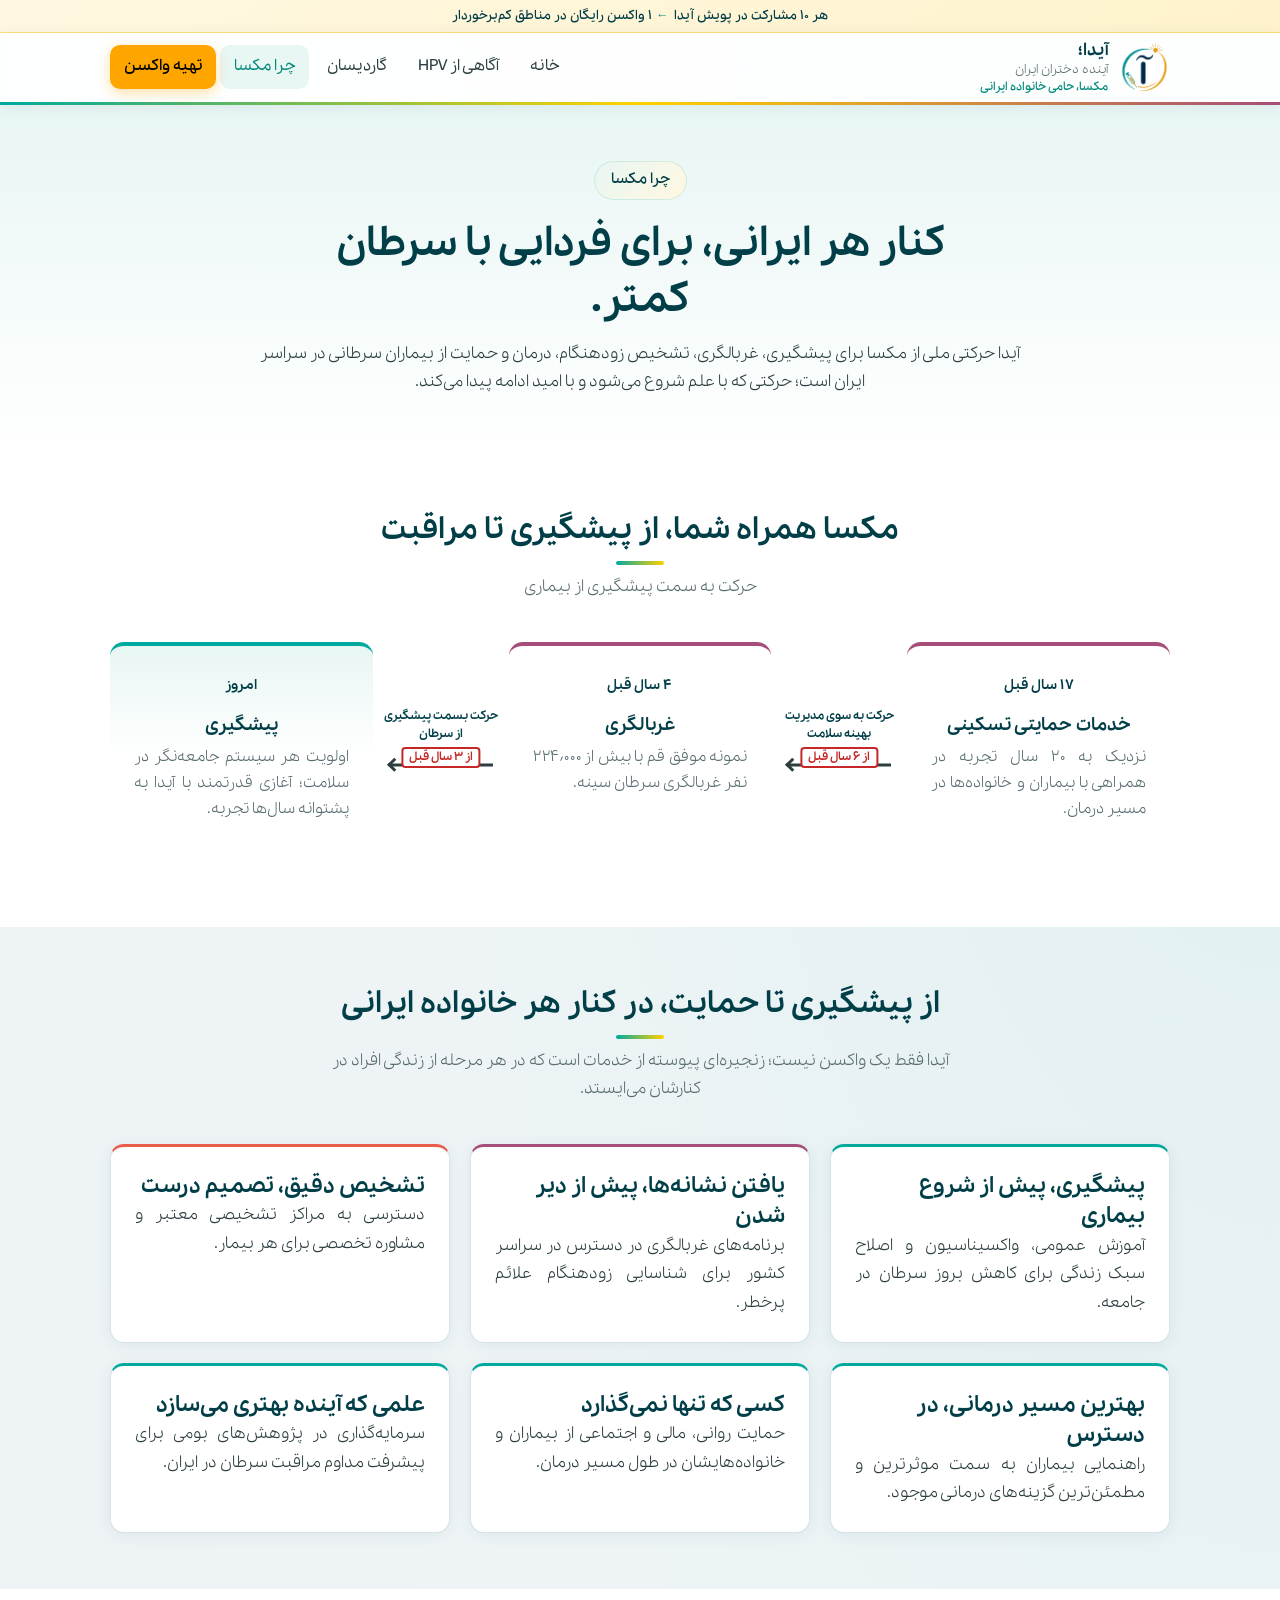
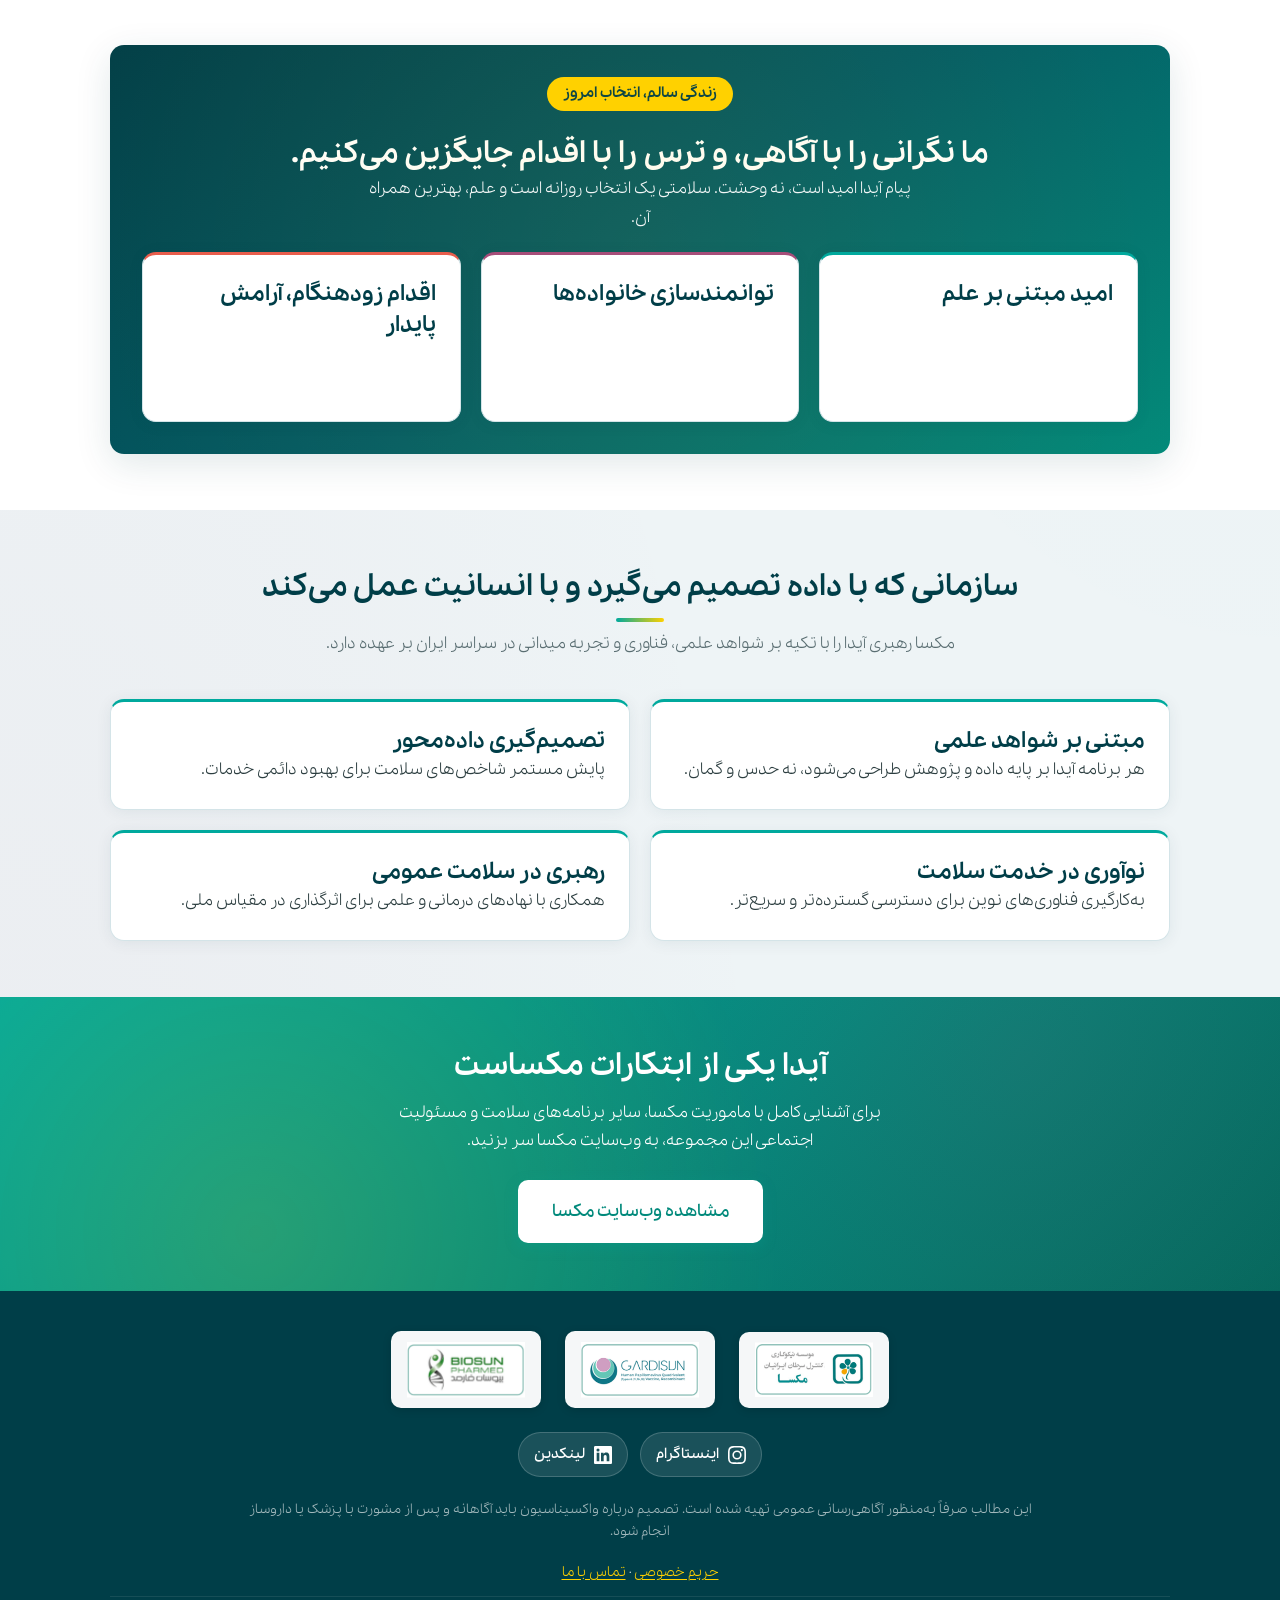
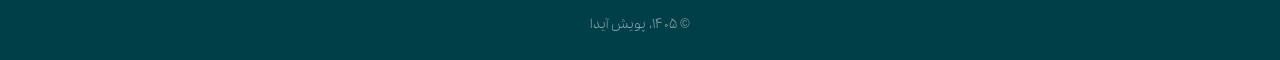
<file: why-macsa.html>
﻿<!DOCTYPE html>
<html lang="fa" dir="rtl">
<head>
  <meta charset="UTF-8">
  <meta name="viewport" content="width=device-width, initial-scale=1.0">
  <title>چرا مکسا | پویش آیدا</title>
  <meta name="description" content="چرا مکسا؛ آشنایی با نقش مکسا در پویش آیدا و مسیر پیشگیری تا حمایت از خانواده ایرانی.">
  <meta name="robots" content="index,follow">
  <link rel="icon" type="image/png" href="assets/images/meta/favicon.png">
  <link rel="apple-touch-icon" href="assets/images/meta/apple-touch-icon.png">
  <link rel="stylesheet" href="assets/css/fonts.css">
  <link rel="stylesheet" href="https://cdn.jsdelivr.net/npm/bootstrap-icons@1.11.3/font/bootstrap-icons.min.css">
  <link rel="stylesheet" href="assets/css/base.css">
  <link rel="stylesheet" href="assets/css/components.css">
  <link rel="stylesheet" href="assets/css/animations.css">
</head>
<body>
  <div class="page-wrapper">
    <div class="campaign-bar" role="note">
      <div class="container campaign-bar__inner">
        هر ۱۰ مشارکت در پویش آیدا <span class="campaign-bar__arrow" aria-hidden="true">→</span> ۱ واکسن رایگان در مناطق کم‌برخوردار
      </div>
    </div>
    <header class="header">
      <div class="container header__inner">
        <a href="index.html" class="header__logo">
          <img src="assets/images/logos/logo-aida-brochure.png" alt="پویش آیدا">
          <span class="header__brand">
            <span class="header__brand-bold">آیدا؛</span>
            <span class="header__brand-light">آینده دختران ایران</span>
            <span class="header__brand-support">مکسا، حامی خانواده ایرانی</span>
          </span>
        </a>
        <a href="pharmacies.html" class="header__cta-mobile header__link header__link--order">تهیه واکسن</a>
        <button class="header__toggle" aria-label="منو" aria-expanded="false">
          <svg viewBox="0 0 24 24" fill="none" stroke="currentColor" stroke-width="2"><path d="M4 6h16M4 12h16M4 18h16"/></svg>
        </button>
        <nav class="header__nav">
          <a href="index.html" class="header__link">خانه</a>
          <a href="hpv.html" class="header__link">آگاهی از HPV</a>
          <a href="gardisun.html" class="header__link">گاردیسان</a>
          <a href="why-macsa.html" class="header__link header__link--active">چرا مکسا</a>
          <a href="pharmacies.html" class="header__link header__link--order">تهیه واکسن</a>
        </nav>
      </div>
    </header>

    <main>
      <section class="section section--mint">
        <div class="container">
          <div class="macsa-hero">
            <span class="hero__badge">چرا مکسا</span>
            <h1>کنار هر ایرانی، برای فردایی با سرطان کمتر.</h1>
            <p>آیدا حرکتی ملی از مکسا برای پیشگیری، غربالگری، تشخیص زودهنگام، درمان و حمایت از بیماران سرطانی در سراسر ایران است؛ حرکتی که با علم شروع می‌شود و با امید ادامه پیدا می‌کند.</p>
          </div>
        </div>
      </section>

      <section class="section section--alt">
        <div class="container">
          <h2 class="section__title">مکسا همراه شما، از پیشگیری تا مراقبت</h2>
          <p class="section__subtitle">حرکت به سمت پیشگیری از بیماری</p>
          <div class="macsa-timeline">
            <article class="macsa-timeline__item">
              <span class="macsa-timeline__when">۱۷ سال قبل</span>
              <h3>خدمات حمایتی تسکینی</h3>
              <p>نزدیک به ۲۰ سال تجربه در همراهی با بیماران و خانواده‌ها در مسیر درمان.</p>
            </article>
            <div class="macsa-timeline__bridge" aria-hidden="true">
              <p class="macsa-timeline__bridge-label">حرکت به سوی مدیریت بهینه سلامت</p>
              <div class="macsa-timeline__arrow">
                <span class="macsa-timeline__arrow-when">از ۶ سال قبل</span>
              </div>
            </div>
            <article class="macsa-timeline__item">
              <span class="macsa-timeline__when">۴ سال قبل</span>
              <h3>غربالگری</h3>
              <p>نمونه موفق قم با بیش از ۲۲۴٬۰۰۰ نفر غربالگری سرطان سینه.</p>
            </article>
            <div class="macsa-timeline__bridge" aria-hidden="true">
              <p class="macsa-timeline__bridge-label">حرکت بسمت پیشگیری از سرطان</p>
              <div class="macsa-timeline__arrow">
                <span class="macsa-timeline__arrow-when">از ۳ سال قبل</span>
              </div>
            </div>
            <article class="macsa-timeline__item macsa-timeline__item--current">
              <span class="macsa-timeline__when">امروز</span>
              <h3>پیشگیری</h3>
              <p>اولویت هر سیستم جامعه‌نگر در سلامت؛ آغازی قدرتمند با آیدا به پشتوانه سال‌ها تجربه.</p>
            </article>
          </div>
        </div>
      </section>

      <section class="section">
        <div class="container">
          <h2 class="section__title">از پیشگیری تا حمایت، در کنار هر خانواده ایرانی</h2>
          <p class="section__subtitle">آیدا فقط یک واکسن نیست؛ زنجیره‌ای پیوسته از خدمات است که در هر مرحله از زندگی افراد در کنارشان می‌ایستد.</p>
          <div class="card-grid card-grid--3">
            <article class="card"><h3>پیشگیری، پیش از شروع بیماری</h3><p>آموزش عمومی، واکسیناسیون و اصلاح سبک زندگی برای کاهش بروز سرطان در جامعه.</p></article>
            <article class="card"><h3>یافتن نشانه‌ها، پیش از دیر شدن</h3><p>برنامه‌های غربالگری در دسترس در سراسر کشور برای شناسایی زودهنگام علائم پرخطر.</p></article>
            <article class="card"><h3>تشخیص دقیق، تصمیم درست</h3><p>دسترسی به مراکز تشخیصی معتبر و مشاوره تخصصی برای هر بیمار.</p></article>
            <article class="card"><h3>بهترین مسیر درمانی، در دسترس</h3><p>راهنمایی بیماران به سمت موثرترین و مطمئن‌ترین گزینه‌های درمانی موجود.</p></article>
            <article class="card"><h3>کسی که تنها نمی‌گذارد</h3><p>حمایت روانی، مالی و اجتماعی از بیماران و خانواده‌هایشان در طول مسیر درمان.</p></article>
            <article class="card"><h3>علمی که آینده بهتری می‌سازد</h3><p>سرمایه‌گذاری در پژوهش‌های بومی برای پیشرفت مداوم مراقبت سرطان در ایران.</p></article>
          </div>
        </div>
      </section>

      <section class="section section--alt">
        <div class="container">
          <div class="impact-box">
            <span class="impact-box__label">زندگی سالم، انتخاب امروز</span>
            <h2 class="macsa-impact-title">ما نگرانی را با آگاهی، و ترس را با اقدام جایگزین می‌کنیم.</h2>
            <p>پیام آیدا امید است، نه وحشت. سلامتی یک انتخاب روزانه است و علم، بهترین همراه آن.</p>
            <div class="card-grid card-grid--3 macsa-mini-cards">
              <article class="card">
                <h3>امید مبتنی بر علم</h3>
                <p>هر آماری که آیدا منتشر می‌کند، نشانه‌ای از پیشرفت واقعی است؛ نه بهانه‌ای برای ترساندن.</p>
              </article>
              <article class="card">
                <h3>توانمندسازی خانواده‌ها</h3>
                <p>دانستن یعنی قدرت. آیدا اطلاعات لازم برای تصمیم‌های سالم را در اختیار همه می‌گذارد.</p>
              </article>
              <article class="card">
                <h3>اقدام زودهنگام، آرامش پایدار</h3>
                <p>پیشگیری و غربالگری منظم، جای نگرانی مزمن را با اطمینان روزمره پر می‌کند.</p>
              </article>
            </div>
          </div>
        </div>
      </section>

      <section class="section">
        <div class="container">
          <h2 class="section__title">سازمانی که با داده تصمیم می‌گیرد و با انسانیت عمل می‌کند</h2>
          <p class="section__subtitle">مکسا رهبری آیدا را با تکیه بر شواهد علمی، فناوری و تجربه میدانی در سراسر ایران بر عهده دارد.</p>
          <div class="card-grid card-grid--2">
            <article class="card"><h3>مبتنی بر شواهد علمی</h3><p>هر برنامه آیدا بر پایه داده و پژوهش طراحی می‌شود، نه حدس و گمان.</p></article>
            <article class="card"><h3>تصمیم‌گیری داده‌محور</h3><p>پایش مستمر شاخص‌های سلامت برای بهبود دائمی خدمات.</p></article>
            <article class="card"><h3>نوآوری در خدمت سلامت</h3><p>به‌کارگیری فناوری‌های نوین برای دسترسی گسترده‌تر و سریع‌تر.</p></article>
            <article class="card"><h3>رهبری در سلامت عمومی</h3><p>همکاری با نهادهای درمانی و علمی برای اثرگذاری در مقیاس ملی.</p></article>
          </div>
        </div>
      </section>

      <section class="cta-band">
        <div class="container">
          <h2>آیدا یکی از ابتکارات مکساست</h2>
          <p>برای آشنایی کامل با ماموریت مکسا، سایر برنامه‌های سلامت و مسئولیت اجتماعی این مجموعه، به وب‌سایت مکسا سر بزنید.</p>
          <a href="https://macsa.ir/fa/" target="_blank" rel="noopener noreferrer" class="btn btn--primary btn--lg">مشاهده وب‌سایت مکسا</a>
        </div>
      </section>
    </main>

    <footer class="footer">
      <div class="container">
        <div class="footer__logos">
          <a href="https://macsa.ir/fa/" target="_blank" rel="noopener noreferrer"><img src="assets/images/logos/logo-macsa.png" alt="MACSA"></a>
          <a href="http://gardisun.ir/" target="_blank" rel="noopener noreferrer"><img src="assets/images/logos/logo-gardisun.png" alt="گاردیسان"></a>
          <a href="https://biosunpharmed.com/" target="_blank" rel="noopener noreferrer"><img src="assets/images/logos/logo-biosun.png" alt="بیوسان فارمد"></a>
        </div>
        <nav class="footer__social" aria-label="شبکه‌های اجتماعی آیدا">
          <a class="footer__social-link footer__social-link--instagram" href="https://www.instagram.com/iran_aida/" target="_blank" rel="noopener noreferrer">
            <svg viewBox="0 0 24 24" aria-hidden="true" fill="currentColor"><path d="M12 2.163c3.204 0 3.584.012 4.85.07 3.252.148 4.771 1.691 4.919 4.919.058 1.265.069 1.645.069 4.849 0 3.205-.012 3.584-.069 4.849-.149 3.225-1.664 4.771-4.919 4.919-1.266.058-1.644.07-4.85.07-3.204 0-3.584-.012-4.849-.07-3.26-.149-4.771-1.699-4.919-4.92-.058-1.265-.07-1.644-.07-4.849 0-3.204.013-3.583.07-4.849.149-3.227 1.664-4.771 4.919-4.919 1.266-.057 1.645-.069 4.849-.069zM12 0C8.741 0 8.333.014 7.053.072 2.695.272.273 2.69.073 7.052.014 8.333 0 8.741 0 12c0 3.259.014 3.668.072 4.948.2 4.358 2.618 6.78 6.98 6.98C8.333 23.986 8.741 24 12 24c3.259 0 3.668-.014 4.948-.072 4.354-.2 6.782-2.618 6.979-6.98.059-1.28.073-1.689.073-4.948 0-3.259-.014-3.667-.072-4.947-.196-4.354-2.617-6.78-6.979-6.98C15.668.014 15.259 0 12 0zm0 5.838a6.162 6.162 0 100 12.324 6.162 6.162 0 000-12.324zM12 16a4 4 0 110-8 4 4 0 010 8zm6.406-11.845a1.44 1.44 0 100 2.881 1.44 1.44 0 000-2.881z"/></svg>
            <span>اینستاگرام</span>
          </a>
          <a class="footer__social-link footer__social-link--linkedin" href="https://www.linkedin.com/company/iranaida/" target="_blank" rel="noopener noreferrer">
            <svg viewBox="0 0 24 24" aria-hidden="true" fill="currentColor"><path d="M20.447 20.452h-3.554v-5.569c0-1.328-.027-3.037-1.852-3.037-1.853 0-2.136 1.445-2.136 2.939v5.667H9.351V9h3.414v1.561h.046c.477-.9 1.637-1.85 3.37-1.85 3.601 0 4.267 2.37 4.267 5.455v6.286zM5.337 7.433a2.062 2.062 0 01-2.063-2.065 2.064 2.064 0 112.063 2.065zm1.782 13.019H3.555V9h3.564v11.452zM22.225 0H1.771C.792 0 0 .774 0 1.729v20.542C0 23.227.792 24 1.771 24h20.451C23.2 24 24 23.227 24 22.271V1.729C24 .774 23.2 0 22.222 0h.003z"/></svg>
            <span>لینکدین</span>
          </a>
        </nav>

        <p class="footer__disclaimer">این مطالب صرفاً به‌منظور آگاهی‌رسانی عمومی تهیه شده است. تصمیم درباره واکسیناسیون باید آگاهانه و پس از مشورت با پزشک یا داروساز انجام شود.</p>
        <p class="footer__legal"><a href="privacy.html">حریم خصوصی</a> · <a href="contact.html">تماس با ما</a></p>
        <p class="footer__copy">© ۱۴۰۵، پویش آیدا</p>
      </div>
    </footer>

    <nav class="bottom-nav" aria-label="منوی اصلی">
      <a href="index.html" class="bottom-nav__item">
        <svg viewBox="0 0 24 24"><path d="M3 10.5L12 3l9 7.5V20a1 1 0 01-1 1h-5v-6H9v6H4a1 1 0 01-1-1v-9.5z"/></svg>
        <span>خانه</span>
      </a>
      <a href="hpv.html" class="bottom-nav__item">
        <svg viewBox="0 0 24 24"><circle cx="12" cy="12" r="9"/><path d="M12 8v4M12 16h.01"/></svg>
        <span>HPV</span>
      </a>
      <a href="gardisun.html" class="bottom-nav__item">
        <svg viewBox="0 0 24 24"><path d="M12 2L2 7l10 5 10-5-10-5z"/><path d="M2 17l10 5 10-5M2 12l10 5 10-5"/></svg>
        <span>گاردیسان</span>
      </a>
      <a href="why-macsa.html" class="bottom-nav__item">
        <svg viewBox="0 0 24 24"><path d="M12 3l3 6h6l-4.5 4 1.7 6.5L12 16l-6.2 3.5L7.5 13 3 9h6z"/></svg>
        <span>مکسا</span>
      </a>
      <a href="register.html" class="bottom-nav__item bottom-nav__item--cta">
        <svg viewBox="0 0 24 24"><path d="M12 5v14M5 12h14"/></svg>
        <span>ثبت</span>
      </a>
    </nav>
  </div>

  <script src="assets/js/utm.js"></script>
  <script src="assets/js/analytics.js"></script>
  <script src="assets/js/main.js"></script>
</body>
</html>
</file>
<file: assets/css/fonts.css>
@font-face {
  font-family: 'Pelak';
  src: url('../fonts/pelak/Pelak-Regular.woff2') format('woff2'),
       url('../fonts/pelak/Pelak-Regular.woff') format('woff');
  font-weight: 400;
  font-style: normal;
  font-display: swap;
}

@font-face {
  font-family: 'Pelak';
  src: url('../fonts/pelak/Pelak-Medium.woff2') format('woff2'),
       url('../fonts/pelak/Pelak-Medium.woff') format('woff');
  font-weight: 500;
  font-style: normal;
  font-display: swap;
}

@font-face {
  font-family: 'Pelak';
  src: url('../fonts/pelak/Pelak-SemiBold.woff2') format('woff2'),
       url('../fonts/pelak/Pelak-SemiBold.woff') format('woff');
  font-weight: 600;
  font-style: normal;
  font-display: swap;
}

@font-face {
  font-family: 'Pelak';
  src: url('../fonts/pelak/Pelak-Bold.woff2') format('woff2'),
       url('../fonts/pelak/Pelak-Bold.woff') format('woff');
  font-weight: 700;
  font-style: normal;
  font-display: swap;
}
</file>
<file: assets/css/base.css>
:root {
  /* پالت الهام‌گرفته از بروشور */
  --color-primary: #00a99d;
  --color-primary-dark: #00897b;
  --color-primary-darker: #003e48;
  --color-accent: #ffd100;
  --color-accent-soft: #fff8e1;
  --color-purple: #a64d79;
  --color-coral: #e85d4c;
  --color-sky: #dceef5;
  --color-mint: #e8f6f4;
  --color-lavender: #f3eef5;

  --color-bg: #eef4f6;
  --color-surface: #ffffff;
  --color-text: #2c3e40;
  --color-text-muted: #5a6e72;
  --color-border: #d4e4e8;
  --color-success: #2e7d32;
  --color-error: #c62828;

  --gradient-brand: linear-gradient(135deg, #00a99d 0%, #00897b 55%, #00695c 100%);
  --gradient-hero: linear-gradient(
    160deg,
    rgba(255, 255, 255, 0.15) 0%,
    rgba(232, 246, 244, 0.25) 45%,
    rgba(220, 238, 245, 0.4) 100%
  );
  --gradient-hero-strong: linear-gradient(
    to top,
    rgba(255, 255, 255, 0.55) 0%,
    rgba(255, 255, 255, 0) 45%
  );
  --gradient-warm: linear-gradient(135deg, #fff8e1 0%, #e8f6f4 100%);

  --radius: 14px;
  --radius-sm: 10px;
  --shadow: 0 2px 16px rgba(0, 62, 72, 0.07);
  --shadow-lg: 0 10px 36px rgba(0, 62, 72, 0.12);
  --shadow-colored: 0 8px 24px rgba(0, 169, 157, 0.18);

  --max-width: 1100px;
  --header-height: 72px;
  --bottom-nav-height: 64px;
  --pharmacy-bar-height: 60px;

  --ease-out: cubic-bezier(0.22, 1, 0.36, 1);
  --duration-fast: 0.28s;
  --duration-normal: 0.45s;
}

*,
*::before,
*::after {
  box-sizing: border-box;
  margin: 0;
  padding: 0;
}

html {
  scroll-behavior: smooth;
  -webkit-text-size-adjust: 100%;
}

body {
  font-family: 'Pelak', Tahoma, sans-serif;
  font-weight: 400;
  font-size: 16px;
  line-height: 1.8;
  color: var(--color-text);
  background: var(--color-bg);
  background-image:
    radial-gradient(ellipse at 100% 0%, rgba(0, 169, 157, 0.07) 0%, transparent 50%),
    radial-gradient(ellipse at 0% 100%, rgba(166, 77, 121, 0.05) 0%, transparent 45%);
  direction: rtl;
  min-height: 100vh;
}

img {
  max-width: 100%;
  height: auto;
  display: block;
}

a {
  color: var(--color-primary-dark);
  text-decoration: none;
  transition: color var(--duration-fast) var(--ease-out);
}

a:hover {
  color: var(--color-primary);
}

h1, h2, h3, h4 {
  font-weight: 700;
  line-height: 1.4;
  color: var(--color-primary-darker);
}

h1 { font-size: clamp(1.75rem, 4vw, 2.5rem); }
h2 { font-size: clamp(1.35rem, 3vw, 1.85rem); }
h3 { font-size: clamp(1.1rem, 2.5vw, 1.35rem); }

p + p {
  margin-top: 0.75rem;
}

ul, ol {
  padding-right: 1.25rem;
}

.container {
  width: 100%;
  max-width: var(--max-width);
  margin: 0 auto;
  padding: 0 1.25rem;
}

.section {
  padding: 3.5rem 0;
  position: relative;
}

.section--alt {
  background: var(--color-surface);
}

.section--mint {
  background: linear-gradient(180deg, var(--color-mint) 0%, var(--color-surface) 100%);
}

.section--sky {
  background: linear-gradient(180deg, var(--color-sky) 0%, var(--color-surface) 100%);
}

.section__title {
  text-align: center;
  margin-bottom: 0.5rem;
  position: relative;
}

.section__title::after {
  content: '';
  display: block;
  width: 48px;
  height: 4px;
  background: linear-gradient(90deg, var(--color-primary), var(--color-accent));
  border-radius: 2px;
  margin: 0.65rem auto 0;
}

.section__subtitle {
  text-align: center;
  color: var(--color-text-muted);
  margin-bottom: 2.5rem;
  max-width: 640px;
  margin-left: auto;
  margin-right: auto;
}

.sr-only {
  position: absolute;
  width: 1px;
  height: 1px;
  padding: 0;
  margin: -1px;
  overflow: hidden;
  clip: rect(0, 0, 0, 0);
  white-space: nowrap;
  border: 0;
}

.page-pharmacies .page-wrapper {
  padding-bottom: var(--pharmacy-bar-height);
}

.page-pharmacies .footer {
  padding-bottom: calc(1.5rem + var(--pharmacy-bar-height));
}

@media (max-width: 768px) {
  .page-wrapper {
    padding-bottom: calc(var(--bottom-nav-height) + env(safe-area-inset-bottom, 0px));
  }

  .footer {
    padding-bottom: calc(1.5rem + var(--bottom-nav-height) + env(safe-area-inset-bottom, 0px));
  }

  .page-pharmacies .page-wrapper {
    padding-bottom: calc(var(--bottom-nav-height) + var(--pharmacy-bar-height) + env(safe-area-inset-bottom, 0px));
  }

  .page-pharmacies .footer {
    padding-bottom: calc(1.5rem + var(--bottom-nav-height) + var(--pharmacy-bar-height) + env(safe-area-inset-bottom, 0px));
  }
}

@media (prefers-reduced-motion: reduce) {
  html {
    scroll-behavior: auto;
  }
}
</file>
<file: assets/css/components.css>
/* Header */
.header {
  position: sticky;
  top: 0;
  z-index: 100;
  background: rgba(255, 255, 255, 0.92);
  backdrop-filter: blur(10px);
  -webkit-backdrop-filter: blur(10px);
  box-shadow: var(--shadow);
  height: var(--header-height);
  border-bottom: 3px solid transparent;
  border-image: linear-gradient(90deg, var(--color-primary), var(--color-accent), var(--color-purple)) 1;
}

.header__inner {
  display: flex;
  align-items: center;
  justify-content: space-between;
  height: 100%;
  gap: 1rem;
  position: relative;
}

.header__logo {
  display: flex;
  align-items: center;
  gap: 0.65rem;
  text-decoration: none;
  color: inherit;
  flex-shrink: 1;
  min-width: 0;
}

.header__logo img {
  height: 48px;
  width: auto;
  flex-shrink: 0;
}

.header__brand {
  display: flex;
  flex-direction: column;
  line-height: 1.35;
  min-width: 0;
}

.header__brand-bold {
  font-weight: 700;
  font-size: 1.05rem;
  color: var(--color-primary-darker);
}

.header__brand-light {
  font-weight: 400;
  font-size: 0.78rem;
  color: var(--color-text-muted);
}

.header__brand-support {
  font-weight: 600;
  font-size: 0.72rem;
  color: var(--color-primary-dark);
}

.campaign-bar {
  background: linear-gradient(135deg, #fff8e1 0%, #fff3cd 100%);
  border-bottom: 1px solid rgba(255, 193, 7, 0.45);
  color: var(--color-primary-darker);
  font-size: 0.78rem;
  font-weight: 600;
}

.campaign-bar__inner {
  padding: 0.42rem 1.25rem;
  text-align: center;
  line-height: 1.45;
}

.campaign-bar__arrow {
  display: inline-block;
  color: var(--color-primary-dark);
  font-weight: 700;
  margin: 0 0.15rem;
  transform: scaleX(-1);
}

.header__nav {
  display: flex;
  align-items: center;
  gap: 0.25rem;
}

.header__link {
  padding: 0.5rem 0.85rem;
  color: var(--color-text);
  font-weight: 500;
  border-radius: var(--radius-sm);
  font-size: 0.95rem;
}

.header__link:hover,
.header__link--active {
  color: var(--color-primary-dark);
  background: var(--color-mint);
}

.header__link--cta {
  background: var(--gradient-brand);
  color: #fff !important;
  font-weight: 600;
  box-shadow: 0 4px 14px rgba(0, 169, 157, 0.3);
}

.header__link--cta:hover {
  background: linear-gradient(135deg, #00897b 0%, #00695c 100%);
  color: #fff !important;
}

.header__link--order {
  background: #FFA500 !important;
  color: #000 !important;
  font-weight: 600;
  box-shadow: 0 4px 14px rgba(255, 165, 0, 0.35);
}

.header__link--order:hover {
  background: #e69500 !important;
  color: #000 !important;
}

.header__toggle {
  display: none;
  background: none;
  border: none;
  cursor: pointer;
  padding: 0.5rem;
  color: var(--color-primary-darker);
}

.header__toggle svg {
  width: 28px;
  height: 28px;
}

.header__cta-mobile {
  display: none;
}

@media (max-width: 768px) {
  .header__toggle,
  .header__nav {
    display: none;
  }

  .header__inner {
    justify-content: flex-start;
    gap: 0.5rem;
  }

  .header__cta-mobile {
    display: inline-flex;
    align-items: center;
    justify-content: center;
    margin-inline-start: auto;
    padding: 0.5rem 0.9rem;
    font-size: 0.8rem;
    white-space: nowrap;
    flex-shrink: 0;
  }

  .header__logo img {
    height: 40px;
  }

  .header__brand-bold {
    font-size: 0.92rem;
  }

  .header__brand-light {
    font-size: 0.68rem;
  }

  .header__brand-support {
    font-size: 0.6rem;
  }

  .campaign-bar {
    font-size: 0.62rem;
  }

  .campaign-bar__inner {
    padding: 0.35rem 0.75rem;
    line-height: 1.35;
  }
}

/* Hero */
.hero {
  position: relative;
  background: var(--color-surface);
  overflow: hidden;
}

.hero__bg {
  position: absolute;
  inset: 0;
  object-fit: cover;
  width: 100%;
  height: 100%;
  opacity: 1;
}

.hero__overlay {
  position: absolute;
  inset: 0;
  background:
    var(--gradient-hero-strong),
    var(--gradient-hero);
  pointer-events: none;
}

.hero__content {
  position: relative;
  padding: 4rem 0 3.5rem;
  text-align: center;
}

.hero__badge {
  display: inline-block;
  background: linear-gradient(135deg, var(--color-mint) 0%, var(--color-accent-soft) 100%);
  color: var(--color-primary-darker);
  padding: 0.35rem 1rem;
  border-radius: 999px;
  font-size: 0.9rem;
  font-weight: 600;
  margin-bottom: 1rem;
  border: 1px solid rgba(0, 169, 157, 0.15);
}

.hero__title {
  max-width: 720px;
  margin: 0 auto 1rem;
}

.hero__desc {
  color: var(--color-text-muted);
  max-width: 600px;
  margin: 0 auto 1.75rem;
  font-size: 1.05rem;
}

.hero__actions {
  display: flex;
  gap: 0.75rem;
  justify-content: center;
  flex-wrap: wrap;
}

/* Buttons */
.btn {
  display: inline-flex;
  align-items: center;
  justify-content: center;
  gap: 0.5rem;
  padding: 0.75rem 1.5rem;
  border-radius: var(--radius-sm);
  font-family: inherit;
  font-size: 1rem;
  font-weight: 600;
  cursor: pointer;
  border: 2px solid transparent;
  transition: background 0.2s, color 0.2s, border-color 0.2s;
  text-decoration: none;
}

.btn--primary {
  background: var(--gradient-brand);
  color: #fff;
  box-shadow: 0 4px 14px rgba(0, 169, 157, 0.25);
}

.btn--primary:hover {
  background: linear-gradient(135deg, #00897b 0%, #00695c 100%);
  color: #fff;
}

.btn--outline {
  background: transparent;
  color: var(--color-primary);
  border-color: var(--color-primary);
}

.btn--outline:hover {
  background: var(--color-primary);
  color: #fff;
}

.btn--lg {
  padding: 0.9rem 2rem;
  font-size: 1.05rem;
}

.btn:disabled {
  opacity: 0.6;
  cursor: not-allowed;
}

/* Cards */
.card {
  background: var(--color-surface);
  border-radius: var(--radius);
  padding: 1.5rem;
  box-shadow: var(--shadow);
  border: 1px solid var(--color-border);
  border-top: 3px solid var(--color-primary);
}

.card p,
.card li {
  text-align: justify;
  text-justify: inter-word;
}

.card h2,
.card h3,
.card h4 {
  text-align: right;
}

.card-grid {
  display: grid;
  gap: 1.25rem;
}

.card-grid--2 { grid-template-columns: repeat(2, 1fr); }
.card-grid--3 { grid-template-columns: repeat(3, 1fr); }
.card-grid--4 { grid-template-columns: repeat(4, 1fr); }

@media (max-width: 900px) {
  .card-grid--3,
  .card-grid--4 { grid-template-columns: repeat(2, 1fr); }
}

@media (max-width: 600px) {
  .card-grid--2,
  .card-grid--3,
  .card-grid--4 { grid-template-columns: 1fr; }
}

.card--step {
  text-align: center;
}

.card--step img,
.card--step svg,
.card--step .step-icon {
  width: 64px;
  height: 64px;
  margin: 0 auto 1rem;
  display: block;
}

.card--step .step-icon {
  font-size: 2.75rem;
  line-height: 1;
  color: var(--color-primary-dark);
}

.card--step h3 {
  margin-bottom: 0.5rem;
  font-size: 1.05rem;
}

.card--step p {
  color: var(--color-text-muted);
  font-size: 0.92rem;
  text-align: center;
}

.card-grid--4 .card:nth-child(1) { border-top-color: var(--color-primary); }
.card-grid--4 .card:nth-child(2) { border-top-color: var(--color-purple); }
.card-grid--4 .card:nth-child(3) { border-top-color: var(--color-coral); }
.card-grid--4 .card:nth-child(4) { border-top-color: var(--color-accent); background: linear-gradient(180deg, #fffef8 0%, #fff 40%); }

.card-grid--3 .card:nth-child(1) { border-top-color: var(--color-primary); }
.card-grid--3 .card:nth-child(2) { border-top-color: var(--color-purple); }
.card-grid--3 .card:nth-child(3) { border-top-color: var(--color-coral); }

/* Impact box */
.impact-box {
  background: linear-gradient(145deg, var(--color-primary-darker) 0%, #005a66 50%, var(--color-primary-dark) 100%);
  color: #fff;
  border-radius: var(--radius);
  padding: 2rem;
  text-align: center;
  box-shadow: var(--shadow-lg);
  position: relative;
  overflow: hidden;
  display: flex;
  flex-direction: column;
  align-items: center;
}

.impact-box::before {
  content: '';
  position: absolute;
  top: -50%;
  left: -50%;
  width: 200%;
  height: 200%;
  background: radial-gradient(circle, rgba(255, 209, 0, 0.08) 0%, transparent 60%);
  pointer-events: none;
}

.impact-box__label {
  display: inline-block;
  background: var(--color-accent);
  color: var(--color-primary-darker);
  padding: 0.25rem 1rem;
  border-radius: 999px;
  font-weight: 700;
  font-size: 0.9rem;
  margin-bottom: 1.25rem;
}

.impact-box img {
  display: block;
  width: 100%;
  max-width: 500px;
  margin-inline: auto;
  margin-bottom: 1rem;
  border-radius: var(--radius-sm);
}

.impact-box p {
  max-width: 560px;
  margin: 0 auto;
  opacity: 0.95;
}

/* Split layout */
.split {
  display: grid;
  grid-template-columns: 1fr 1fr;
  gap: 2.5rem;
  align-items: center;
}

@media (max-width: 768px) {
  .split { grid-template-columns: 1fr; }
}

.split__image {
  border-radius: var(--radius);
  overflow: hidden;
  box-shadow: var(--shadow);
}

/* Alert / notice boxes */
.notice {
  border-right: 4px solid var(--color-primary);
  background: linear-gradient(90deg, var(--color-mint) 0%, rgba(255,255,255,0.6) 100%);
  padding: 1rem 1.25rem;
  border-radius: var(--radius-sm);
  margin: 1.5rem 0;
}

.notice--dark {
  background: var(--color-primary-darker);
  color: #fff;
  border-right-color: var(--color-accent);
}

.notice--warning {
  border-right-color: var(--color-accent);
  background: rgba(255, 209, 0, 0.12);
}

/* Form */
.register-hero {
  margin-bottom: 0;
  width: 100%;
  text-align: center;
}

.register-hero .section__title {
  margin-bottom: 0;
}

.register-hero__pharmacy {
  min-height: 2.75rem;
  width: 100%;
  margin: 0.2rem 0 0;
  padding: 0 1rem;
  box-sizing: border-box;
  text-align: center;
  direction: rtl;
  font-family: 'Pelak', Tahoma, sans-serif;
  font-weight: 700;
  color: #003e48;
  font-size: 1.25rem;
  line-height: 2.75rem;
  white-space: nowrap;
  overflow: hidden;
}

.register-page .section__subtitle {
  margin-bottom: 1.25rem;
}

.register-page__notice {
  margin-bottom: 1rem;
}

.register-page .photo-guide {
  margin-bottom: 1rem;
  padding: 0.75rem;
  gap: 0.75rem;
}

.register-page .photo-guide img {
  width: 130px;
}

.register-page .aida-stats {
  margin-bottom: 1rem;
}

#register-form.card {
  padding: 1.15rem 1.25rem;
}

#register-form .form-group {
  margin-bottom: 0.85rem;
}

#register-form .form-group label {
  margin-bottom: 0.2rem;
}

#register-form .form-group input,
#register-form .form-group select {
  padding: 0.55rem 0.75rem;
}

#register-form .form-group .hint,
#register-form .form-group .error-msg {
  margin-top: 0.2rem;
}

#register-form .form-row {
  gap: 0.75rem;
}

#register-form .form-disclaimer {
  margin: 0.65rem 0 0.15rem;
  padding: 0.5rem 0.7rem;
}

#register-form .form-checkbox {
  gap: 0.45rem;
}

#register-form #phone {
  direction: ltr;
  text-align: left;
}

.form-page {
  max-width: 640px;
  margin: 0 auto;
}

.form-group {
  margin-bottom: 1.25rem;
}

.form-group label {
  display: block;
  font-weight: 600;
  margin-bottom: 0.4rem;
  font-size: 0.95rem;
}

.form-group label .required {
  color: var(--color-error);
}

.form-group input,
.form-group select,
.form-group textarea {
  width: 100%;
  padding: 0.7rem 0.9rem;
  border: 1px solid var(--color-border);
  border-radius: var(--radius-sm);
  font-family: inherit;
  font-size: 1rem;
  background: var(--color-surface);
  transition: border-color 0.2s;
}

.form-group input:focus,
.form-group select:focus,
.form-group textarea:focus {
  outline: none;
  border-color: var(--color-primary);
  box-shadow: 0 0 0 3px rgba(0, 150, 136, 0.15);
}

.form-group input[type="file"] {
  padding: 0.5rem;
}

.form-group .hint {
  font-size: 0.85rem;
  color: var(--color-text-muted);
  margin-top: 0.35rem;
}

.form-group .error-msg {
  font-size: 0.85rem;
  color: var(--color-error);
  margin-top: 0.35rem;
  display: none;
}

.form-group.is-invalid input,
.form-group.is-invalid select {
  border-color: var(--color-error);
}

.form-group.is-invalid .error-msg {
  display: block;
}

.form-row {
  display: grid;
  grid-template-columns: 1fr 1fr;
  gap: 1rem;
}

@media (max-width: 500px) {
  .form-row { grid-template-columns: 1fr; }
}

.form-checkbox {
  display: flex;
  align-items: flex-start;
  gap: 0.6rem;
  cursor: pointer;
}

.form-checkbox input {
  width: 20px;
  height: 20px;
  margin-top: 0.2rem;
  flex-shrink: 0;
  accent-color: var(--color-primary);
}

.form-alert {
  padding: 1rem;
  border-radius: var(--radius-sm);
  margin-top: 1rem;
  display: none;
}

.form-alert.is-visible { display: block; }
.form-alert--error { background: #ffebee; color: var(--color-error); }
.form-alert--success { background: #e8f5e9; color: var(--color-success); }

.photo-guide {
  display: flex;
  gap: 1rem;
  align-items: center;
  background: linear-gradient(135deg, var(--color-mint) 0%, var(--color-sky) 100%);
  padding: 1rem;
  border-radius: var(--radius-sm);
  margin-bottom: 1.5rem;
  border: 1px solid var(--color-border);
}

.photo-guide img {
  width: 160px;
  border-radius: var(--radius-sm);
  flex-shrink: 0;
  box-shadow: var(--shadow);
}

.honeypot {
  position: absolute;
  left: -9999px;
  opacity: 0;
  height: 0;
  overflow: hidden;
}

/* Thank you */
.thankyou {
  text-align: center;
  padding: 3rem 0;
  max-width: 520px;
  margin: 0 auto;
}

.thankyou__icon {
  position: absolute;
  inset: 8px;
  width: auto;
  height: auto;
  background: linear-gradient(135deg, var(--color-mint) 0%, #e8f5e9 100%);
  border-radius: 50%;
  display: flex;
  align-items: center;
  justify-content: center;
  margin: 0;
  color: var(--color-success);
  font-size: 2rem;
  border: 3px solid var(--color-primary);
  box-shadow: var(--shadow-colored);
}

.thankyou__code {
  font-family: 'Courier New', monospace;
  font-size: 1.75rem;
  font-weight: 700;
  color: var(--color-primary-dark);
  background: var(--color-bg);
  padding: 1rem 1.5rem;
  border-radius: var(--radius-sm);
  margin: 1.5rem 0;
  letter-spacing: 2px;
  direction: ltr;
}

.thankyou__code-label {
  margin-top: 1.5rem;
  font-weight: 600;
}

.thankyou__message {
  line-height: 1.9;
  color: var(--color-text-muted);
}

.thankyou--celebrate {
  position: relative;
  overflow: hidden;
}

.thankyou__icon-wrap {
  position: relative;
  width: 88px;
  height: 88px;
  margin: 0 auto 1.5rem;
}

.thankyou__rings {
  position: absolute;
  inset: -8px;
  border: 2px solid rgba(0, 150, 136, 0.35);
  border-radius: 50%;
  animation: thankyouRing 1.8s ease-out infinite;
}

.thankyou__rings::after {
  content: '';
  position: absolute;
  inset: -14px;
  border: 2px solid rgba(0, 150, 136, 0.2);
  border-radius: 50%;
  animation: thankyouRing 1.8s ease-out 0.35s infinite;
}

.thankyou__confetti {
  position: absolute;
  inset: 0;
  pointer-events: none;
  overflow: hidden;
}

.thankyou__confetti span {
  position: absolute;
  top: -12%;
  width: 8px;
  height: 14px;
  border-radius: 2px;
  opacity: 0;
  animation: confettiFall 2.8s ease-in infinite;
}

.thankyou__confetti span:nth-child(1) { left: 8%; background: #00a896; animation-delay: 0.1s; }
.thankyou__confetti span:nth-child(2) { left: 18%; background: #f4a261; animation-delay: 0.35s; }
.thankyou__confetti span:nth-child(3) { left: 28%; background: #e76f51; animation-delay: 0.55s; }
.thankyou__confetti span:nth-child(4) { left: 38%; background: #2a9d8f; animation-delay: 0.2s; }
.thankyou__confetti span:nth-child(5) { left: 48%; background: #ffd166; animation-delay: 0.7s; }
.thankyou__confetti span:nth-child(6) { left: 58%; background: #00a896; animation-delay: 0.45s; }
.thankyou__confetti span:nth-child(7) { left: 68%; background: #f4a261; animation-delay: 0.15s; }
.thankyou__confetti span:nth-child(8) { left: 78%; background: #e76f51; animation-delay: 0.6s; }
.thankyou__confetti span:nth-child(9) { left: 88%; background: #2a9d8f; animation-delay: 0.3s; }
.thankyou__confetti span:nth-child(10) { left: 14%; background: #ffd166; animation-delay: 0.85s; }
.thankyou__confetti span:nth-child(11) { left: 52%; background: #00a896; animation-delay: 0.95s; }
.thankyou__confetti span:nth-child(12) { left: 72%; background: #ffd166; animation-delay: 1.05s; }

.thankyou--celebrate.is-celebrating .thankyou__icon {
  animation: thankyouPop 0.7s var(--ease-out) 0.15s both;
}

.submit-modal {
  z-index: 2100;
}

.submit-modal__panel {
  text-align: center;
  width: min(100%, 420px);
}

.submit-modal__spinner {
  width: 52px;
  height: 52px;
  margin: 0 auto 1rem;
  border: 4px solid var(--color-mint);
  border-top-color: var(--color-primary);
  border-radius: 50%;
  animation: submitSpin 0.9s linear infinite;
}

.submit-modal__text {
  color: var(--color-text-muted);
  font-size: 0.92rem;
  line-height: 1.8;
  margin-bottom: 1.25rem;
}

.submit-progress {
  width: 100%;
  height: 10px;
  border-radius: 999px;
  background: var(--color-mint);
  overflow: hidden;
}

.submit-progress__bar {
  width: 0;
  height: 100%;
  border-radius: inherit;
  background: linear-gradient(90deg, var(--color-primary) 0%, #2a9d8f 100%);
  transition: width 0.08s linear;
}

.submit-modal__percent {
  margin-top: 0.65rem;
  font-size: 0.9rem;
  font-weight: 600;
  color: var(--color-primary-dark);
}

@keyframes submitSpin {
  to { transform: rotate(360deg); }
}

@keyframes thankyouRing {
  0% { transform: scale(0.85); opacity: 0.8; }
  100% { transform: scale(1.35); opacity: 0; }
}

@keyframes thankyouPop {
  0% { transform: scale(0.4); opacity: 0; }
  70% { transform: scale(1.08); opacity: 1; }
  100% { transform: scale(1); opacity: 1; }
}

@keyframes confettiFall {
  0% { transform: translateY(0) rotate(0deg); opacity: 0; }
  10% { opacity: 1; }
  100% { transform: translateY(420px) rotate(540deg); opacity: 0; }
}

/* Footer */
.footer {
  background: var(--color-primary-darker);
  color: rgba(255, 255, 255, 0.85);
  padding: 2.5rem 0 1.5rem;
  margin-top: auto;
}

.footer a {
  color: rgba(255, 255, 255, 0.9);
}

.footer__logos {
  display: flex;
  align-items: center;
  justify-content: center;
  gap: 1.5rem;
  flex-wrap: wrap;
  margin-bottom: 1.5rem;
}

.footer__logos a {
  display: block;
  line-height: 0;
  transition: transform var(--duration-fast) var(--ease-out), opacity var(--duration-fast);
}

.footer__logos a:hover {
  transform: translateY(-3px);
  opacity: 0.92;
}

.footer__logos img {
  width: 150px;
  height: auto;
  max-height: 80px;
  object-fit: contain;
  filter: none;
  opacity: 1;
  background: rgba(255, 255, 255, 0.96);
  padding: 0.65rem 1rem;
  border-radius: var(--radius-sm);
  box-shadow: 0 2px 8px rgba(0, 0, 0, 0.15);
}

.footer__social {
  display: flex;
  align-items: center;
  justify-content: center;
  flex-wrap: wrap;
  gap: 0.75rem;
  margin: 0 auto 1.35rem;
}

.footer__social-link {
  display: inline-flex;
  align-items: center;
  gap: 0.55rem;
  padding: 0.55rem 0.95rem;
  border-radius: 999px;
  background: rgba(255, 255, 255, 0.1);
  border: 1px solid rgba(255, 255, 255, 0.18);
  color: #fff !important;
  text-decoration: none;
  font-size: 0.88rem;
  font-weight: 600;
  transition: transform var(--duration-fast) var(--ease-out), background var(--duration-fast), border-color var(--duration-fast);
}

.footer__social-link:hover {
  transform: translateY(-2px);
  background: rgba(255, 255, 255, 0.18);
  border-color: rgba(255, 255, 255, 0.35);
}

.footer__social-link svg {
  width: 18px;
  height: 18px;
  flex-shrink: 0;
}

.footer__social-link--instagram:hover {
  background: linear-gradient(135deg, rgba(225, 48, 108, 0.35), rgba(253, 29, 29, 0.3));
}

.footer__social-link--linkedin:hover {
  background: rgba(10, 102, 194, 0.4);
}

/* Social follow cards */
.social-follow {
  max-width: 720px;
  margin: 0 auto;
  text-align: center;
}

.social-follow__title {
  margin: 0 0 0.35rem;
  font-size: 1.35rem;
  color: var(--color-primary-darker);
}

.social-follow__lead {
  margin: 0 0 1.25rem;
  color: var(--color-text-muted);
  line-height: 1.75;
}

.social-cards {
  display: grid;
  grid-template-columns: repeat(2, minmax(0, 1fr));
  gap: 0.85rem;
}

.social-card {
  display: flex;
  align-items: center;
  gap: 0.9rem;
  padding: 1rem 1.1rem;
  border-radius: var(--radius);
  border: 1px solid var(--color-border);
  background: var(--color-surface);
  text-decoration: none;
  color: inherit;
  text-align: right;
  box-shadow: var(--shadow-sm);
  transition: transform var(--duration-fast) var(--ease-out), box-shadow var(--duration-fast), border-color var(--duration-fast);
}

.social-card:hover {
  transform: translateY(-3px);
  box-shadow: var(--shadow);
}

.social-card__icon {
  width: 48px;
  height: 48px;
  border-radius: 14px;
  display: flex;
  align-items: center;
  justify-content: center;
  flex-shrink: 0;
  color: #fff;
}

.social-card__icon svg {
  width: 24px;
  height: 24px;
}

.social-card--instagram .social-card__icon {
  background: linear-gradient(135deg, #f58529 0%, #dd2a7b 45%, #8134af 100%);
}

.social-card--linkedin .social-card__icon {
  background: #0a66c2;
}

.social-card--instagram:hover {
  border-color: #dd2a7b;
}

.social-card--linkedin:hover {
  border-color: #0a66c2;
}

.social-card__body {
  display: flex;
  flex-direction: column;
  gap: 0.15rem;
  min-width: 0;
}

.social-card__name {
  font-weight: 700;
  color: var(--color-primary-darker);
}

.social-card__handle {
  font-size: 0.88rem;
  color: var(--color-text-muted);
  direction: ltr;
  text-align: right;
}

.social-card__action {
  margin-right: auto;
  font-size: 0.82rem;
  font-weight: 600;
  color: var(--color-primary);
  white-space: nowrap;
}

.social-follow--compact .social-follow__title {
  font-size: 1.15rem;
}

.thankyou .social-follow {
  margin-top: 2rem;
  text-align: center;
}

.contact-social {
  margin-top: 1.5rem;
  padding-top: 1.25rem;
  border-top: 1px solid var(--color-border);
}

.contact-social .social-cards {
  grid-template-columns: 1fr;
}

@media (max-width: 560px) {
  .social-cards {
    grid-template-columns: 1fr;
  }

  .social-card__action {
    display: none;
  }
}

.footer__disclaimer {
  font-size: 0.82rem;
  line-height: 1.7;
  max-width: 800px;
  margin: 0 auto 1rem;
  text-align: center;
  opacity: 0.75;
}

.footer__copy {
  text-align: center;
  font-size: 0.8rem;
  opacity: 0.6;
  padding-top: 1rem;
  border-top: 1px solid rgba(255, 255, 255, 0.15);
}

.footer__legal {
  text-align: center;
  font-size: 0.85rem;
  margin-bottom: 0.75rem;
}

.footer__legal a {
  color: var(--color-accent);
  text-decoration: underline;
  text-underline-offset: 3px;
}

.footer__legal a:hover {
  color: #fff;
}

/* Chart bars */
.bar-chart-wrap {
  max-width: 560px;
  margin: 0.5rem auto 0;
  padding: 1.75rem 1.5rem 1.25rem;
  background: var(--color-surface);
  border-radius: var(--radius);
  border: 1px solid var(--color-border);
  box-shadow: var(--shadow);
}

.bar-chart {
  display: flex;
  align-items: flex-end;
  justify-content: center;
  gap: clamp(1rem, 4vw, 2rem);
  height: 220px;
  padding-top: 0;
}

.bar-chart__item {
  display: grid;
  grid-template-rows: auto 1fr auto;
  align-items: end;
  justify-items: center;
  height: 100%;
  flex: 1;
  max-width: 72px;
  min-width: 0;
}

.bar-chart__value {
  font-size: 0.95rem;
  font-weight: 700;
  color: var(--color-primary-dark);
  margin-bottom: 0.5rem;
  grid-row: 1;
  white-space: nowrap;
}

.bar-chart__bar {
  grid-row: 2;
  align-self: end;
  width: 100%;
  max-width: 52px;
  height: 100%;
  max-height: 150px;
  background: linear-gradient(180deg, var(--color-primary) 0%, var(--color-primary-dark) 100%);
  border-radius: 8px 8px 0 0;
  min-height: 24px;
}

.bar-chart__label {
  font-size: 0.82rem;
  font-weight: 600;
  color: var(--color-text-muted);
  margin-top: 0.65rem;
  grid-row: 3;
}

/* Timeline */
.timeline {
  display: flex;
  justify-content: center;
  align-items: center;
  gap: 0;
  padding: 1.5rem 0;
  flex-wrap: wrap;
}

.timeline__step {
  text-align: center;
  position: relative;
}

.timeline__circle {
  width: 48px;
  height: 48px;
  border-radius: 50%;
  background: var(--gradient-brand);
  color: #fff;
  display: flex;
  align-items: center;
  justify-content: center;
  font-weight: 700;
  margin: 0 auto 0.5rem;
  box-shadow: 0 4px 12px rgba(0, 169, 157, 0.35);
}

.timeline__label {
  font-size: 0.85rem;
  font-weight: 600;
}

.timeline__sub {
  font-size: 0.78rem;
  color: var(--color-text-muted);
}

.timeline__line {
  width: 60px;
  height: 3px;
  background: var(--color-primary);
  opacity: 0.4;
  margin-bottom: 2rem;
}

/* HPV types */
.hpv-types {
  display: flex;
  justify-content: center;
  gap: 1rem;
  flex-wrap: wrap;
  margin: 1.5rem 0;
}

.hpv-types__item {
  text-align: center;
}

.hpv-types__circle {
  width: 56px;
  height: 56px;
  border-radius: 50%;
  display: flex;
  align-items: center;
  justify-content: center;
  color: #fff;
  font-weight: 700;
  margin: 0 auto 0.35rem;
}

.hpv-types__circle--6 { background: #4caf50; }
.hpv-types__circle--11 { background: #2196f3; }
.hpv-types__circle--16 { background: var(--color-purple); }
.hpv-types__circle--18 { background: #ff9800; }

.hpv-types__label {
  font-size: 0.82rem;
  color: var(--color-text-muted);
}

/* Page layout wrapper */
.page-wrapper {
  display: flex;
  flex-direction: column;
  min-height: 100vh;
}

.page-wrapper main {
  flex: 1;
}

/* CTA band */
.cta-band {
  background: var(--gradient-brand);
  color: #fff;
  text-align: center;
  padding: 3rem 1.25rem;
  position: relative;
  overflow: hidden;
}

.cta-band::after {
  content: '';
  position: absolute;
  inset: 0;
  background: radial-gradient(circle at 20% 80%, rgba(255, 209, 0, 0.15) 0%, transparent 50%),
              radial-gradient(circle at 80% 20%, rgba(166, 77, 121, 0.12) 0%, transparent 50%);
  pointer-events: none;
}

.cta-band .container {
  position: relative;
  z-index: 1;
}

.cta-band h2 {
  color: #fff;
  margin-bottom: 0.75rem;
}

.cta-band p {
  opacity: 0.9;
  margin-bottom: 1.5rem;
  max-width: 520px;
  margin-left: auto;
  margin-right: auto;
}

.cta-band .btn--primary {
  background: #fff;
  color: var(--color-primary-dark);
}

.cta-band .btn--primary:hover {
  background: var(--color-accent);
  color: var(--color-primary-darker);
}

/* ── Bottom navigation (mobile) ── */
.bottom-nav {
  display: none;
}

@media (max-width: 768px) {
  .bottom-nav {
    display: flex;
    position: fixed;
    bottom: 0;
    left: 0;
    right: 0;
    z-index: 200;
    height: calc(var(--bottom-nav-height) + env(safe-area-inset-bottom, 0px));
    padding-bottom: env(safe-area-inset-bottom, 0px);
    background: rgba(255, 255, 255, 0.96);
    backdrop-filter: blur(12px);
    -webkit-backdrop-filter: blur(12px);
    border-top: 1px solid var(--color-border);
    box-shadow: 0 -4px 20px rgba(0, 62, 72, 0.1);
  }

  .bottom-nav__item {
    flex: 1;
    display: flex;
    flex-direction: column;
    align-items: center;
    justify-content: center;
    gap: 0.2rem;
    padding: 0.45rem 0.25rem;
    color: var(--color-text-muted);
    font-size: 0.64rem;
    font-weight: 600;
    text-decoration: none;
    position: relative;
  }

  .bottom-nav__item svg {
    width: 22px;
    height: 22px;
    stroke: currentColor;
    fill: none;
    stroke-width: 2;
    stroke-linecap: round;
    stroke-linejoin: round;
  }

  .bottom-nav__item--active {
    color: var(--color-primary-dark);
  }

  .bottom-nav__item--active::before {
    content: '';
    position: absolute;
    top: 0;
    left: 50%;
    transform: translateX(-50%);
    width: 32px;
    height: 3px;
    background: var(--gradient-brand);
    border-radius: 0 0 3px 3px;
  }

  .bottom-nav__item--cta {
    color: var(--color-primary-dark);
  }

  .bottom-nav__item--cta svg {
    background: var(--gradient-brand);
    color: #fff;
    stroke: #fff;
    border-radius: 50%;
    padding: 7px;
    width: 36px;
    height: 36px;
    box-shadow: 0 4px 12px rgba(0, 169, 157, 0.35);
  }

  .bottom-nav__item--cta.bottom-nav__item--active svg {
    background: linear-gradient(135deg, #00897b 0%, #00695c 100%);
  }
}

.macsa-hero {
  text-align: center;
  max-width: 900px;
  margin: 0 auto;
}

.macsa-hero h1 {
  margin: 0 auto 0.75rem;
  max-width: 28ch;
}

.macsa-hero p {
  max-width: 760px;
  margin: 0 auto;
  color: var(--color-text);
}

.macsa-impact-title {
  color: #fff;
  margin-top: 0.15rem;
}

.macsa-mini-cards {
  margin-top: 1.25rem;
}

.macsa-mini-cards .card {
  border-top-color: var(--color-accent);
}

/* ── Live stats board ── */
.section--stats {
  background: linear-gradient(180deg, var(--color-mint) 0%, var(--color-bg) 100%);
}

.stats-board,
.stats-strip {
  background: linear-gradient(145deg, var(--color-primary-darker) 0%, #005a66 55%, var(--color-primary-dark) 100%);
  border-radius: var(--radius);
  color: #fff;
  padding: 2rem 1.5rem;
  box-shadow: var(--shadow-lg);
  position: relative;
  overflow: hidden;
}

.stats-board::before,
.stats-strip::before {
  content: '';
  position: absolute;
  inset: 0;
  background:
    radial-gradient(circle at 90% 10%, rgba(255, 209, 0, 0.12) 0%, transparent 45%),
    radial-gradient(circle at 10% 90%, rgba(166, 77, 121, 0.1) 0%, transparent 40%);
  pointer-events: none;
}

.stats-board > *,
.stats-strip > * {
  position: relative;
  z-index: 1;
}

.stats-board__header {
  text-align: center;
  margin-bottom: 1.75rem;
  background: rgba(255, 255, 255, 0.94);
  border-radius: var(--radius-sm);
  padding: 1.25rem 1rem 1.1rem;
  color: var(--color-text);
}

.stats-board__live {
  display: inline-flex;
  align-items: center;
  gap: 0.45rem;
  background: rgba(0, 62, 72, 0.08);
  color: var(--color-primary-darker);
  padding: 0.3rem 0.85rem;
  border-radius: 999px;
  font-size: 0.98rem;
  font-weight: 600;
  margin-bottom: 0.75rem;
}

.stats-board__dot {
  width: 8px;
  height: 8px;
  border-radius: 50%;
  background: #4caf50;
  box-shadow: 0 0 0 0 rgba(76, 175, 80, 0.6);
  animation: statsPulse 1.8s ease-out infinite;
}

@keyframes statsPulse {
  0% { box-shadow: 0 0 0 0 rgba(76, 175, 80, 0.55); }
  70% { box-shadow: 0 0 0 8px rgba(76, 175, 80, 0); }
  100% { box-shadow: 0 0 0 0 rgba(76, 175, 80, 0); }
}

.stats-board__title {
  color: var(--color-primary-darker);
  font-size: clamp(1.5rem, 3.6vw, 1.98rem);
  margin-bottom: 0.4rem;
}

.stats-board__title::after {
  display: none;
}

.stats-board__desc {
  color: var(--color-text-muted);
  opacity: 1;
  font-size: 1.1rem;
  max-width: 520px;
  margin: 0 auto;
}

.stats-flow {
  display: flex;
  align-items: center;
  justify-content: center;
  gap: 0.75rem;
  margin-bottom: 1.75rem;
  flex-wrap: wrap;
}

.stats-flow__side {
  text-align: center;
  min-width: 100px;
}

.stats-flow__num {
  display: block;
  font-size: clamp(1.8rem, 4.8vw, 2.4rem);
  font-weight: 700;
  line-height: 1.2;
  direction: ltr;
  unicode-bidi: embed;
}

.stats-flow__num--accent {
  color: var(--color-accent);
}

.stats-flow__txt {
  font-size: 0.94rem;
  opacity: 0.92;
}

.stats-flow__mid {
  display: flex;
  flex-direction: column;
  align-items: center;
  gap: 0.15rem;
  opacity: 0.7;
}

.stats-flow__ratio {
  font-size: 0.85rem;
  font-weight: 600;
}

.stats-flow__arrow {
  width: 40px;
  height: 20px;
  color: var(--color-accent);
  transform: scaleX(-1);
}

.stats-grid {
  display: grid;
  grid-template-columns: repeat(4, 1fr);
  gap: 0.85rem;
  margin-bottom: 1.5rem;
}

@media (max-width: 768px) {
  .stats-grid {
    grid-template-columns: repeat(2, 1fr);
  }
}

.stats-card {
  position: relative;
  border: none;
  border-radius: var(--radius-sm);
  padding: 1.2rem 0.9rem;
  text-align: center;
  transition: transform var(--duration-fast) var(--ease-out), box-shadow var(--duration-fast);
  box-shadow: 0 6px 20px rgba(0, 0, 0, 0.15);
  isolation: isolate;
}

.stats-card::before {
  content: '';
  position: absolute;
  inset: 0;
  border-radius: inherit;
  padding: 3px;
  background: linear-gradient(135deg, var(--color-primary), #00d4c8);
  -webkit-mask: linear-gradient(#fff 0 0) content-box, linear-gradient(#fff 0 0);
  -webkit-mask-composite: xor;
  mask-composite: exclude;
  pointer-events: none;
}

.stats-card:hover {
  transform: translateY(-3px);
  box-shadow: 0 10px 28px rgba(0, 0, 0, 0.2);
}

.stats-card--primary {
  background: linear-gradient(145deg, #e0f5f3 0%, #ffffff 100%);
  color: #003e48;
}

.stats-card--primary::before {
  background: linear-gradient(135deg, #00a99d, #00897b, #00695c);
}

.stats-card--accent {
  background: linear-gradient(145deg, #fff8e1 0%, #fffdf5 100%);
  color: #4e342e;
}

.stats-card--accent::before {
  background: linear-gradient(135deg, #ffd100, #ffb300, #ff9800);
}

.stats-card--purple {
  background: linear-gradient(145deg, #4a148c 0%, #6a1b9a 100%);
  color: #ffffff;
}

.stats-card--purple::before {
  background: linear-gradient(135deg, #ce93d8, #ab47bc, #8e24aa);
}

.stats-card--coral {
  background: linear-gradient(145deg, #bf360c 0%, #d84315 100%);
  color: #ffffff;
}

.stats-card--coral::before {
  background: linear-gradient(135deg, #ffab91, #ff7043, #f4511e);
}

.stats-card__emoji {
  display: block;
  font-size: 1.25rem;
  margin-bottom: 0.35rem;
}

.stats-card__num {
  display: block;
  font-size: clamp(1.62rem, 3.6vw, 2.1rem);
  font-weight: 700;
  line-height: 1.2;
  direction: ltr;
  unicode-bidi: embed;
}

.stats-card__label {
  display: block;
  font-size: 0.86rem;
  opacity: 0.92;
  margin-top: 0.35rem;
  line-height: 1.5;
}

.stats-card--primary .stats-card__label,
.stats-card--accent .stats-card__label {
  color: inherit;
  opacity: 0.88;
}

.stats-card--purple .stats-card__label,
.stats-card--coral .stats-card__label {
  color: #ffffff;
  opacity: 0.95;
}

.stats-goal {
  background: rgba(0, 0, 0, 0.15);
  border-radius: var(--radius-sm);
  padding: 1rem 1.15rem;
}

.stats-goal__top {
  display: flex;
  justify-content: space-between;
  align-items: center;
  gap: 0.75rem;
  font-size: 1.06rem;
  margin-bottom: 0.6rem;
}

.stats-goal__top strong {
  font-size: 1.32rem;
  color: #2e7d32;
  direction: ltr;
  unicode-bidi: embed;
}

.stats-goal__track {
  height: 10px;
  background: rgba(255, 255, 255, 0.15);
  border-radius: 999px;
  overflow: hidden;
}

.stats-goal__fill {
  height: 100%;
  background: linear-gradient(90deg, #1b5e20, #2e7d32);
  border-radius: 999px;
  width: 0;
  transition: width 1.2s var(--ease-out);
}

.stats-goal__hint {
  font-size: 0.94rem;
  opacity: 0.85;
  margin-top: 0.5rem;
}

/* ── FAQ accordion ── */
.section--faq {
  background: var(--color-surface);
}

.faq {
  max-width: 760px;
  margin: 0 auto;
  display: flex;
  flex-direction: column;
  gap: 0.65rem;
}

.faq__item {
  background: #fff;
  border: 1px solid var(--color-border);
  border-radius: var(--radius-sm);
  overflow: hidden;
  box-shadow: var(--shadow);
  transition: border-color var(--duration-fast), box-shadow var(--duration-fast);
}

.faq__item[open] {
  border-color: var(--color-primary);
  box-shadow: 0 8px 24px rgba(0, 169, 157, 0.12);
}

.faq__question {
  display: flex;
  align-items: center;
  justify-content: space-between;
  gap: 1rem;
  padding: 1.1rem 1.25rem;
  cursor: pointer;
  font-weight: 600;
  font-size: 1.02rem;
  color: var(--color-primary-darker);
  list-style: none;
}

.faq__question::-webkit-details-marker {
  display: none;
}

.faq__question::after {
  content: '+';
  flex-shrink: 0;
  width: 1.75rem;
  height: 1.75rem;
  display: grid;
  place-items: center;
  border-radius: 50%;
  background: var(--color-mint);
  color: var(--color-primary-dark);
  font-size: 1.25rem;
  font-weight: 400;
  transition: transform var(--duration-fast), background var(--duration-fast);
}

.faq__item[open] .faq__question::after {
  content: '−';
  background: var(--color-primary);
  color: #fff;
}

.faq__answer {
  padding: 0 1.25rem 1.15rem;
  color: var(--color-text-muted);
  line-height: 1.85;
  font-size: 0.95rem;
  border-top: 1px solid var(--color-border);
  text-align: justify;
  text-justify: inter-word;
}

.faq__answer p {
  margin-top: 0.85rem;
}

/* ── Clinical publication block ── */
.publication {
  max-width: 820px;
  margin: 2rem auto 0;
  padding: 2rem 1.75rem;
  background: #fff;
  border-radius: var(--radius);
  border: 1px solid var(--color-border);
  box-shadow: var(--shadow-lg);
}

.publication__badge {
  display: inline-block;
  background: var(--color-mint);
  color: var(--color-primary-darker);
  font-size: 0.82rem;
  font-weight: 600;
  padding: 0.35rem 0.85rem;
  border-radius: 999px;
  margin-bottom: 1rem;
}

.publication h3 {
  font-size: clamp(1.1rem, 2.5vw, 1.35rem);
  color: var(--color-primary-darker);
  margin-bottom: 1.25rem;
  line-height: 1.6;
}

.publication p {
  margin-bottom: 1rem;
  line-height: 1.9;
  color: var(--color-text);
  text-align: justify;
  text-justify: inter-word;
}

.publication em {
  font-style: italic;
  color: var(--color-primary-dark);
}

.publication__link {
  display: inline-flex;
  align-items: center;
  gap: 0.5rem;
  margin-top: 0.5rem;
  padding: 0.75rem 1.25rem;
  background: var(--gradient-brand);
  color: #fff;
  border-radius: var(--radius-sm);
  font-weight: 600;
  font-size: 0.92rem;
  transition: opacity var(--duration-fast);
}

.publication__link:hover {
  opacity: 0.9;
  color: #fff;
}

/* ── HPV consequences card ── */
.card--consequences {
  max-width: 900px;
  margin: 1.5rem auto 0;
  border-right: 4px solid var(--color-coral);
}

.card--consequences h3 {
  color: var(--color-coral);
  margin-bottom: 1rem;
}

/* ── Form disclaimer ── */
.form-disclaimer {
  font-size: 0.82rem;
  color: var(--color-text-muted);
  line-height: 1.7;
  margin: 1rem 0 0.25rem;
  padding: 0.65rem 0.85rem;
  background: var(--color-bg);
  border-radius: var(--radius-sm);
  border: 1px solid var(--color-border);
}

.form-checkbox a {
  color: var(--color-primary-dark);
  text-decoration: underline;
  text-underline-offset: 2px;
}

/* Compact strip — register page */
.stats-strip {
  padding: 1.15rem 1.25rem;
  margin-bottom: 1.5rem;
}

.stats-strip__live {
  display: inline-flex;
  align-items: center;
  gap: 0.4rem;
  font-size: 0.75rem;
  font-weight: 600;
  opacity: 0.9;
  margin-bottom: 0.65rem;
}

.stats-strip__items {
  display: flex;
  align-items: center;
  justify-content: center;
  gap: 0.65rem;
  flex-wrap: wrap;
}

.stats-strip__item {
  text-align: center;
  min-width: 72px;
}

.stats-strip__item--accent .stats-strip__num {
  color: var(--color-accent);
}

.stats-strip__num {
  display: block;
  font-size: 1.35rem;
  font-weight: 700;
  direction: ltr;
  unicode-bidi: embed;
}

.stats-strip__label {
  font-size: 0.68rem;
  opacity: 0.85;
}

.stats-strip__divider {
  opacity: 0.4;
  font-size: 1rem;
}

.stats-strip__msg {
  text-align: center;
  font-size: 0.82rem;
  margin-top: 0.75rem;
  opacity: 0.9;
}

.stats-strip__msg strong {
  color: var(--color-accent);
}

@media (prefers-reduced-motion: reduce) {
  .stats-board__dot {
    animation: none;
  }
  .stats-goal__fill {
    transition: none;
  }
}

/* ── Sero-conversion grouped chart ── */
.sero-chart {
  max-width: 720px;
  margin: 0 auto;
  padding: 1.75rem 1.5rem 1.25rem;
  background: linear-gradient(160deg, #eef5f8 0%, #f8fbfc 45%, #eef4f6 100%);
  border-radius: var(--radius);
  border: 1px solid var(--color-border);
  box-shadow: var(--shadow);
  position: relative;
  overflow: hidden;
}

.sero-chart::before {
  content: '';
  position: absolute;
  inset: 0;
  background: url("data:image/svg+xml,%3Csvg width='60' height='60' viewBox='0 0 60 60' xmlns='http://www.w3.org/2000/svg'%3E%3Cpath d='M0 30 Q15 20 30 30 T60 30' fill='none' stroke='%23c5dce6' stroke-width='0.5' opacity='0.4'/%3E%3C/svg%3E") repeat;
  opacity: 0.35;
  pointer-events: none;
}

.sero-chart > * {
  position: relative;
  z-index: 1;
}

.sero-chart__legend {
  display: flex;
  gap: 1.25rem;
  margin-bottom: 1.25rem;
  font-size: 0.88rem;
  font-weight: 600;
  color: var(--color-text-muted);
}

.sero-chart__legend-item {
  display: inline-flex;
  align-items: center;
  gap: 0.45rem;
}

.sero-chart__swatch {
  width: 14px;
  height: 14px;
  border-radius: 3px;
}

.sero-chart__swatch--gardisun { background: #e8a4b8; }
.sero-chart__swatch--gardasil { background: #7ec8c8; }

.sero-chart__body {
  display: flex;
  gap: 0.5rem;
  align-items: stretch;
}

.sero-chart__ylabel {
  writing-mode: vertical-rl;
  transform: rotate(180deg);
  font-size: 0.72rem;
  font-weight: 600;
  color: #4a6570;
  text-align: center;
  flex-shrink: 0;
  padding: 0.25rem 0;
  white-space: nowrap;
}

.sero-chart__plot {
  flex: 1;
  display: flex;
  gap: 0.35rem;
  min-width: 0;
}

.sero-chart__yaxis {
  display: flex;
  flex-direction: column;
  justify-content: space-between;
  font-size: 0.72rem;
  color: #5a6e72;
  padding-bottom: 1.75rem;
  direction: ltr;
  unicode-bidi: embed;
  flex-shrink: 0;
  min-height: 240px;
}

.sero-chart__yaxis-break {
  font-size: 0.85rem;
  line-height: 1;
  color: #5a7a88;
  opacity: 0.85;
  margin: -0.15rem 0;
}

.sero-chart__grid {
  flex: 1;
  border-left: 1.5px solid #5a7a88;
  border-bottom: 1.5px solid #5a7a88;
  background-image: repeating-linear-gradient(
    to top,
    transparent,
    transparent calc(20% - 1px),
    rgba(90, 122, 136, 0.18) calc(20% - 1px),
    rgba(90, 122, 136, 0.18) 20%
  );
  padding: 0 0.5rem 0;
  min-height: 260px;
}

.sero-chart__groups {
  display: flex;
  justify-content: space-around;
  align-items: flex-end;
  height: 100%;
  min-height: 240px;
  padding-top: 1.5rem;
}

.sero-chart__group {
  display: flex;
  flex-direction: column;
  align-items: center;
  flex: 1;
  max-width: 110px;
}

.sero-chart__bars {
  display: flex;
  align-items: flex-end;
  justify-content: center;
  gap: 0.35rem;
  height: 200px;
  width: 100%;
}

.sero-chart__bar-wrap {
  display: flex;
  flex-direction: column;
  align-items: center;
  justify-content: flex-end;
  height: 100%;
  flex: 1;
  max-width: 36px;
}

.sero-chart__val {
  font-size: 0.68rem;
  font-weight: 600;
  color: #4a6570;
  margin-bottom: 0.2rem;
  direction: ltr;
  unicode-bidi: embed;
  white-space: nowrap;
}

.sero-chart__bar {
  width: 100%;
  max-width: 32px;
  height: var(--h, 50%);
  border-radius: 999px 999px 4px 4px;
  min-height: 8px;
}

.sero-chart__bar--gardisun { background: #e8a4b8; }
.sero-chart__bar--gardasil { background: #7ec8c8; }

.sero-chart__xlabel {
  margin-top: 0.65rem;
  font-size: 0.82rem;
  font-weight: 600;
  color: #4a6570;
  direction: ltr;
  unicode-bidi: embed;
}

.sero-chart__caption {
  text-align: center;
  font-size: 0.88rem;
  font-weight: 600;
  color: #4a6570;
  margin-top: 1.25rem;
  direction: ltr;
  unicode-bidi: embed;
}

.sero-chart__note {
  text-align: center;
  font-size: 0.72rem;
  color: var(--color-text-muted);
  margin-top: 0.45rem;
  line-height: 1.6;
}

@media (max-width: 560px) {
  .sero-chart__ylabel {
    font-size: 0.62rem;
  }
  .sero-chart__val {
    font-size: 0.6rem;
  }
  .sero-chart__bars {
    gap: 0.2rem;
  }
}

/* ── UID help & modal ── */
.form-label-row {
  display: flex;
  align-items: center;
  justify-content: space-between;
  gap: 0.75rem;
  flex-wrap: wrap;
  margin-bottom: 0.4rem;
}

.form-label-row > span {
  font-weight: 600;
  font-size: 0.95rem;
}

.uid-help-link {
  border: none;
  background: none;
  color: var(--color-error);
  font-family: inherit;
  font-size: 0.82rem;
  font-weight: 600;
  cursor: pointer;
  padding: 0.15rem 0;
  text-decoration: underline;
  text-underline-offset: 3px;
}

.uid-help-link:hover {
  color: #a31515;
}

body.modal-open {
  overflow: hidden;
}

.modal[hidden] {
  display: none !important;
}

.modal {
  position: fixed;
  inset: 0;
  z-index: 2000;
  display: flex;
  align-items: center;
  justify-content: center;
  padding: 1rem;
}

.modal__backdrop {
  position: absolute;
  inset: 0;
  background: rgba(0, 30, 36, 0.55);
  backdrop-filter: blur(4px);
}

.modal__panel {
  position: relative;
  z-index: 1;
  width: min(100%, 480px);
  max-height: min(90vh, 720px);
  overflow-y: auto;
  background: var(--color-surface);
  border-radius: var(--radius);
  box-shadow: var(--shadow-lg);
  padding: 1.5rem;
  animation: modalIn 0.32s var(--ease-out);
}

@keyframes modalIn {
  from {
    opacity: 0;
    transform: translateY(12px) scale(0.98);
  }
  to {
    opacity: 1;
    transform: translateY(0) scale(1);
  }
}

.modal__close {
  position: absolute;
  top: 0.85rem;
  left: 0.85rem;
  width: 36px;
  height: 36px;
  border: none;
  border-radius: 50%;
  background: var(--color-mint);
  color: var(--color-text);
  cursor: pointer;
  display: flex;
  align-items: center;
  justify-content: center;
}

.modal__title {
  font-size: 1.15rem;
  margin-bottom: 1rem;
  padding-left: 2.5rem;
  color: var(--color-primary-darker);
}

.modal__img-wrap {
  border-radius: var(--radius-sm);
  overflow: hidden;
  border: 1px solid var(--color-border);
  margin-bottom: 1rem;
  background: #f5f8f9;
}

.modal__img-wrap img {
  width: 100%;
  display: block;
}

.modal__body {
  font-size: 0.92rem;
  line-height: 1.85;
}

.modal__body ul {
  margin: 0.75rem 1.25rem 0.75rem 0;
}

.modal__body code {
  background: var(--color-mint);
  padding: 0.1rem 0.35rem;
  border-radius: 4px;
  font-size: 0.85em;
  direction: ltr;
  unicode-bidi: embed;
}

/* ── Modern file upload ── */
.file-drop {
  position: relative;
  border: 2px dashed var(--color-border);
  border-radius: var(--radius);
  background: linear-gradient(135deg, #f8fcfb 0%, #f0f7f9 100%);
  transition: border-color var(--duration-fast), background var(--duration-fast), box-shadow var(--duration-fast);
  cursor: pointer;
  overflow: hidden;
}

.file-drop:hover,
.file-drop--drag {
  border-color: var(--color-primary);
  background: linear-gradient(135deg, #eef9f7 0%, #e8f4f8 100%);
  box-shadow: 0 0 0 3px rgba(0, 169, 157, 0.12);
}

.file-drop--filled {
  cursor: default;
  border-style: solid;
}

.file-drop__input {
  position: absolute;
  width: 1px;
  height: 1px;
  opacity: 0;
  pointer-events: none;
}

.file-drop__empty {
  padding: 2rem 1.25rem;
  text-align: center;
}

.file-drop__icon {
  width: 40px;
  height: 40px;
  color: var(--color-primary);
  margin: 0 auto 0.75rem;
}

.file-drop__title {
  font-weight: 600;
  margin-bottom: 0.35rem;
  color: var(--color-text);
}

.file-drop__hint {
  font-size: 0.85rem;
  color: var(--color-text-muted);
  margin-bottom: 1rem;
}

.file-drop__btn {
  pointer-events: auto;
}

.file-drop__actions {
  display: flex;
  flex-wrap: wrap;
  gap: 0.5rem;
  justify-content: center;
  margin-top: 0.75rem;
}

.file-drop__actions .file-drop__btn {
  flex: 1 1 9.5rem;
  max-width: 100%;
}

.btn--sm {
  padding: 0.45rem 1rem;
  font-size: 0.88rem;
}

.file-drop__preview {
  padding: 1rem;
}

.file-drop__preview img {
  width: 100%;
  max-height: 220px;
  object-fit: contain;
  border-radius: var(--radius-sm);
  background: #fff;
  border: 1px solid var(--color-border);
}

.file-drop__meta {
  display: flex;
  align-items: center;
  justify-content: space-between;
  gap: 0.75rem;
  margin-top: 0.75rem;
  font-size: 0.88rem;
}

.file-drop__remove {
  border: none;
  background: none;
  color: var(--color-error);
  font-family: inherit;
  font-size: 0.85rem;
  font-weight: 600;
  cursor: pointer;
  flex-shrink: 0;
}

.file-drop__remove:hover {
  text-decoration: underline;
}

.form-group.is-invalid .file-drop {
  border-color: var(--color-error);
}

/* ── Shamsi date picker ── */
.shamsi-date {
  position: relative;
}

.shamsi-date__field {
  display: flex;
  align-items: stretch;
  gap: 0.5rem;
}

.shamsi-date__display {
  flex: 1;
  padding: 0.7rem 0.9rem;
  border: 1px solid var(--color-border);
  border-radius: var(--radius-sm);
  font-family: inherit;
  font-size: 1rem;
  background: var(--color-surface);
  cursor: pointer;
  transition: border-color 0.2s, box-shadow 0.2s;
}

.shamsi-date__display:focus {
  outline: none;
  border-color: var(--color-primary);
  box-shadow: 0 0 0 3px rgba(0, 150, 136, 0.15);
}

.shamsi-date__trigger {
  flex-shrink: 0;
  width: 46px;
  border: 1px solid var(--color-border);
  border-radius: var(--radius-sm);
  background: linear-gradient(135deg, var(--color-mint) 0%, #f0f8fa 100%);
  color: var(--color-primary-dark);
  cursor: pointer;
  display: flex;
  align-items: center;
  justify-content: center;
  transition: border-color var(--duration-fast), transform var(--duration-fast);
}

.shamsi-date__trigger:hover {
  border-color: var(--color-primary);
  transform: translateY(-1px);
}

.shamsi-date--open .shamsi-date__trigger {
  border-color: var(--color-primary);
  box-shadow: 0 0 0 3px rgba(0, 150, 136, 0.12);
}

.shamsi-date__popup {
  position: absolute;
  top: calc(100% + 0.45rem);
  right: 0;
  left: 0;
  z-index: 50;
  background: var(--color-surface);
  border: 1px solid var(--color-border);
  border-radius: var(--radius);
  box-shadow: var(--shadow-lg);
  padding: 0.85rem;
  animation: modalIn 0.22s var(--ease-out);
}

.shamsi-date__head {
  display: flex;
  align-items: center;
  justify-content: space-between;
  gap: 0.5rem;
  margin-bottom: 0.75rem;
}

.shamsi-date__title {
  font-weight: 700;
  color: var(--color-primary-darker);
  font-size: 0.95rem;
}

.shamsi-date__nav {
  width: 32px;
  height: 32px;
  border: none;
  border-radius: 50%;
  background: var(--color-mint);
  color: var(--color-primary-dark);
  font-size: 1.25rem;
  line-height: 1;
  cursor: pointer;
}

.shamsi-date__nav:hover {
  background: var(--color-primary);
  color: #fff;
}

.shamsi-date__grid {
  display: grid;
  grid-template-columns: repeat(7, 1fr);
  gap: 0.2rem;
}

.shamsi-date__wd {
  text-align: center;
  font-size: 0.72rem;
  font-weight: 700;
  color: var(--color-text-muted);
  padding: 0.2rem 0 0.35rem;
}

.shamsi-date__day {
  aspect-ratio: 1;
  border: none;
  border-radius: 50%;
  background: transparent;
  font-family: inherit;
  font-size: 0.88rem;
  cursor: pointer;
  color: var(--color-text);
  transition: background var(--duration-fast), color var(--duration-fast);
}

.shamsi-date__day:hover:not(:disabled) {
  background: var(--color-mint);
}

.shamsi-date__day--today {
  box-shadow: inset 0 0 0 1.5px var(--color-primary);
}

.shamsi-date__day--selected {
  background: var(--color-primary);
  color: #fff;
  font-weight: 700;
}

.shamsi-date__day--selected:hover {
  background: var(--color-primary-dark);
}

.shamsi-date__day--blank {
  pointer-events: none;
}

.shamsi-date__day--disabled,
.shamsi-date__day:disabled {
  opacity: 0.35;
  cursor: not-allowed;
}

.form-group.is-invalid .shamsi-date__display {
  border-color: var(--color-error);
}

/* ── Pharmacy directory ── */
.pharmacy-hero {
  padding-bottom: 0.5rem;
}

.section--tight {
  padding-top: 0;
}

.pharmacy-sticky-bar {
  position: fixed;
  left: 0;
  right: 0;
  bottom: 0;
  z-index: 150;
  height: var(--pharmacy-bar-height);
  background: rgba(255, 255, 255, 0.95);
  backdrop-filter: blur(10px);
  -webkit-backdrop-filter: blur(10px);
  box-shadow: 0 -4px 20px rgba(0, 62, 72, 0.1);
  border-top: 3px solid transparent;
  border-image: linear-gradient(90deg, var(--color-primary), var(--color-accent), var(--color-purple)) 1;
}

.page-pharmacies .pharmacy-sticky-bar {
  bottom: 0;
}

@media (max-width: 768px) {
  .page-pharmacies .pharmacy-sticky-bar {
    bottom: calc(var(--bottom-nav-height) + env(safe-area-inset-bottom, 0px));
  }
}

.pharmacy-sticky-bar__inner {
  display: flex;
  align-items: center;
  justify-content: space-between;
  gap: 1rem;
  height: 100%;
}

.pharmacy-sticky-bar__meta {
  margin: 0;
  font-size: 0.88rem;
  color: var(--color-text-muted);
  font-weight: 600;
}

.pharmacy-sticky-bar__btn {
  display: inline-flex;
  align-items: center;
  gap: 0.45rem;
  padding: 0.55rem 1rem;
  border: none;
  border-radius: 999px;
  background: #FFA500;
  color: #fff;
  font: inherit;
  font-weight: 700;
  font-size: 0.9rem;
  cursor: pointer;
  box-shadow: 0 4px 14px rgba(255, 165, 0, 0.35);
  transition: transform var(--duration-fast), box-shadow var(--duration-fast);
  white-space: nowrap;
}

.pharmacy-sticky-bar__btn:hover {
  transform: translateY(-1px);
  box-shadow: 0 6px 18px rgba(255, 165, 0, 0.4);
}

.pharmacy-sticky-bar__btn svg {
  width: 1.1rem;
  height: 1.1rem;
  flex-shrink: 0;
}

.pharmacy-sticky-bar__badge {
  display: inline-flex;
  align-items: center;
  justify-content: center;
  min-width: 1.35rem;
  height: 1.35rem;
  padding: 0 0.35rem;
  border-radius: 999px;
  background: #fff;
  color: #e65100;
  font-size: 0.75rem;
  font-weight: 800;
}

.pharmacy-modal-filters {
  display: grid;
  gap: 1rem;
}

.pharmacy-modal-actions {
  display: flex;
  gap: 0.75rem;
  margin-top: 0.25rem;
}

.pharmacy-modal-actions .btn {
  flex: 1;
}

.modal__panel--filters {
  width: min(100%, 420px);
}

.pharmacy-search {
  position: relative;
}

.pharmacy-search__icon {
  position: absolute;
  right: 1rem;
  top: 50%;
  transform: translateY(-50%);
  width: 1.15rem;
  height: 1.15rem;
  fill: none;
  stroke: var(--color-text-muted);
  stroke-width: 2;
  pointer-events: none;
}

.pharmacy-search__input {
  width: 100%;
  padding: 0.9rem 1rem 0.9rem 2.75rem;
  border: 1px solid var(--color-border);
  border-radius: var(--radius);
  background: var(--color-surface);
  font: inherit;
  color: var(--color-text);
  box-shadow: var(--shadow);
  transition: border-color var(--duration-fast), box-shadow var(--duration-fast);
}

.pharmacy-search__input:focus {
  outline: none;
  border-color: var(--color-primary);
  box-shadow: 0 0 0 3px rgba(0, 169, 157, 0.15);
}

.pharmacy-filters {
  display: grid;
  grid-template-columns: 1fr;
  gap: 0.75rem;
}

.pharmacy-filter {
  margin: 0;
}

.pharmacy-filter label {
  font-size: 0.85rem;
  margin-bottom: 0.35rem;
}

.pharmacy-meta {
  color: var(--color-text-muted);
  font-size: 0.92rem;
  margin: 0 0 1rem;
}

.tapsi-card {
  display: grid;
  gap: 1.25rem;
  margin-bottom: 2rem;
  padding: 1.25rem;
  background: var(--color-surface);
  border: 1px solid var(--color-border);
  border-radius: var(--radius);
  box-shadow: var(--shadow);
  overflow: hidden;
}

.tapsi-card__media {
  display: block;
  padding: 0;
  background: transparent;
  border-radius: var(--radius-sm);
  overflow: hidden;
}

.tapsi-card__banner {
  display: block;
  width: 100%;
  height: auto;
  object-fit: contain;
}

.tapsi-card__body {
  display: grid;
  gap: 0.9rem;
  align-content: start;
}

.tapsi-card__header {
  display: grid;
  gap: 0.25rem;
}

.tapsi-card__title {
  margin: 0;
  font-size: clamp(1.35rem, 2.5vw, 1.7rem);
  line-height: 1.4;
  color: var(--color-primary-darker);
}

.tapsi-card__subtitle {
  margin: 0;
  color: var(--color-text-muted);
  font-size: 0.95rem;
}

.tapsi-card__cities,
.tapsi-card__tags {
  list-style: none;
  display: flex;
  flex-wrap: nowrap;
  gap: 0.3rem;
  margin: 0;
  padding: 0;
  overflow-x: auto;
  -webkit-overflow-scrolling: touch;
}

.tapsi-card__cities {
  flex-wrap: wrap;
}

.tapsi-card__cities li {
  display: inline-flex;
  align-items: center;
  padding: 0.15rem 0.5rem;
  border-radius: 999px;
  background: var(--color-mint);
  color: var(--color-primary-dark);
  font-size: 0.72rem;
  font-weight: 600;
}

.tapsi-card__tag {
  display: inline-flex;
  align-items: center;
  gap: 0.25rem;
  padding: 0.18rem 0.45rem;
  border-radius: 999px;
  font-size: 0.68rem;
  font-weight: 600;
  white-space: nowrap;
}

.tapsi-card__tag--delivery {
  background: #ffe8e2;
  color: #c24737;
}

.tapsi-card__tag--cold {
  background: var(--color-sky);
  color: #1f6f86;
}

.tapsi-card__tag--installment {
  background: var(--color-lavender);
  color: #7a3d5f;
}

.tapsi-card__tag--delivery::before {
  content: '';
  width: 0.55rem;
  height: 0.55rem;
  border-radius: 2px;
  background: currentColor;
  mask: url("data:image/svg+xml,%3Csvg xmlns='http://www.w3.org/2000/svg' viewBox='0 0 24 24' fill='none' stroke='black' stroke-width='2'%3E%3Cpath d='M3 7h11v8H3zM14 10h4l3 3v2h-7zM6 18a2 2 0 100-4 2 2 0 000 4zm11 0a2 2 0 100-4 2 2 0 000 4z'/%3E%3C/svg%3E") center / contain no-repeat;
  -webkit-mask: url("data:image/svg+xml,%3Csvg xmlns='http://www.w3.org/2000/svg' viewBox='0 0 24 24' fill='none' stroke='black' stroke-width='2'%3E%3Cpath d='M3 7h11v8H3zM14 10h4l3 3v2h-7zM6 18a2 2 0 100-4 2 2 0 000 4zm11 0a2 2 0 100-4 2 2 0 000 4z'/%3E%3C/svg%3E") center / contain no-repeat;
}

.tapsi-card__tag--cold::before {
  content: '❄';
  font-size: 0.62rem;
  line-height: 1;
}

.tapsi-card__tag--installment::before {
  content: '٪';
  font-size: 0.62rem;
  line-height: 1;
  font-weight: 700;
}

.tapsi-card__footer {
  display: flex;
  flex-direction: column;
  align-items: stretch;
  gap: 0.65rem;
  margin-top: 0.25rem;
}

.tapsi-card__site {
  display: inline-flex;
  align-items: center;
  justify-content: center;
  gap: 0.4rem;
  align-self: center;
  color: var(--color-primary-dark);
  font-weight: 600;
  font-size: 0.9rem;
  text-decoration: none;
  direction: ltr;
  unicode-bidi: isolate;
  text-align: center;
}

.tapsi-card__site::before {
  content: '';
  width: 0.95rem;
  height: 0.95rem;
  background: currentColor;
  mask: url("data:image/svg+xml,%3Csvg xmlns='http://www.w3.org/2000/svg' viewBox='0 0 24 24' fill='none' stroke='black' stroke-width='2'%3E%3Ccircle cx='12' cy='12' r='9'/%3E%3Cpath d='M3 12h18M12 3a15 15 0 010 18M12 3a15 15 0 000 18'/%3E%3C/svg%3E") center / contain no-repeat;
  -webkit-mask: url("data:image/svg+xml,%3Csvg xmlns='http://www.w3.org/2000/svg' viewBox='0 0 24 24' fill='none' stroke='black' stroke-width='2'%3E%3Ccircle cx='12' cy='12' r='9'/%3E%3Cpath d='M3 12h18M12 3a15 15 0 010 18M12 3a15 15 0 000 18'/%3E%3C/svg%3E") center / contain no-repeat;
}

.tapsi-card__site:hover {
  color: var(--color-primary);
  text-decoration: underline;
}

.tapsi-card__cta {
  width: 100%;
  text-align: center;
}

.pharmacy-list-heading {
  margin: 0 0 1rem;
  font-size: 1.15rem;
  color: var(--color-primary-darker);
}

.pharmacy-grid {
  display: grid;
  grid-template-columns: repeat(auto-fill, minmax(280px, 1fr));
  gap: 1rem;
}

@media (min-width: 768px) {
  .tapsi-card {
    grid-template-columns: minmax(240px, 1fr) 1.2fr;
    align-items: center;
    padding: 1.5rem;
    gap: 1.5rem;
  }

  .tapsi-card__footer {
    margin-top: 0.5rem;
  }

  .tapsi-card__tags {
    flex-wrap: wrap;
    overflow: visible;
  }
}

.pharmacy-card {
  background: var(--color-surface);
  border: 1px solid var(--color-border);
  border-radius: var(--radius);
  padding: 1.15rem 1.2rem;
  box-shadow: var(--shadow);
  display: flex;
  flex-direction: column;
  gap: 0.85rem;
  transition: transform var(--duration-fast), box-shadow var(--duration-fast);
}

.pharmacy-card:hover {
  transform: translateY(-2px);
  box-shadow: var(--shadow-lg);
}

.pharmacy-card__head {
  display: grid;
  gap: 0.55rem;
}

.pharmacy-card__title {
  margin: 0;
  font-size: 1.05rem;
  line-height: 1.5;
  color: var(--color-primary-darker);
}

.pharmacy-card__badges {
  display: flex;
  flex-wrap: wrap;
  gap: 0.4rem;
}

.pharmacy-badge {
  display: inline-flex;
  align-items: center;
  padding: 0.2rem 0.55rem;
  border-radius: 999px;
  font-size: 0.78rem;
  font-weight: 600;
}

.pharmacy-badge--city {
  background: var(--color-mint);
  color: var(--color-primary-dark);
}

.pharmacy-badge--region {
  background: var(--color-sky);
  color: var(--color-primary-darker);
}

.pharmacy-badge--available {
  background: #e8f5e9;
  color: var(--color-success);
  gap: 0.3rem;
}

.pharmacy-badge__check {
  width: 0.85rem;
  height: 0.85rem;
  flex-shrink: 0;
}

.pharmacy-card__body {
  flex: 1;
  color: var(--color-text-muted);
  font-size: 0.92rem;
  line-height: 1.75;
}

.pharmacy-card__actions {
  display: flex;
  flex-wrap: wrap;
  gap: 0.5rem;
}

.pharmacy-card__btn {
  flex: 1 1 auto;
  min-width: 7.5rem;
  text-align: center;
  padding: 0.55rem 0.75rem;
  font-size: 0.88rem;
}

.pharmacy-card__phone-wrap {
  display: inline-flex;
  align-items: center;
  justify-content: center;
  gap: 0.35rem;
  direction: rtl;
  unicode-bidi: isolate;
}

.pharmacy-phone {
  direction: ltr;
  unicode-bidi: isolate;
  display: inline-block;
  font-weight: 600;
  letter-spacing: 0.02em;
}

.pharmacy-empty {
  text-align: center;
  padding: 2.5rem 1rem;
  color: var(--color-text-muted);
}

.pharmacy-empty__icon {
  font-size: 2rem;
  margin-bottom: 0.5rem;
}

.pharmacy-notice {
  margin-top: 2rem;
}

.pharmacy-error {
  color: var(--color-error);
  text-align: center;
  padding: 2rem 1rem;
}

.visually-hidden {
  position: absolute;
  width: 1px;
  height: 1px;
  padding: 0;
  margin: -1px;
  overflow: hidden;
  clip: rect(0, 0, 0, 0);
  white-space: nowrap;
  border: 0;
}

/* ── Contact page ── */
.contact-layout {
  display: grid;
  grid-template-columns: minmax(0, 1.1fr) minmax(0, 0.9fr);
  gap: 1.5rem;
  align-items: start;
  max-width: 960px;
  margin: 0 auto;
}

.contact-form {
  padding: 1.5rem;
}

.contact-success {
  text-align: center;
  padding: 2rem 1rem 1.5rem;
}

.contact-success__icon {
  width: 72px;
  height: 72px;
  margin: 0 auto 1.25rem;
  border-radius: 50%;
  display: flex;
  align-items: center;
  justify-content: center;
  background: linear-gradient(135deg, var(--color-mint) 0%, #e8f5e9 100%);
  color: var(--color-success);
  border: 3px solid var(--color-primary);
  box-shadow: var(--shadow-colored);
}

.contact-success__icon svg {
  width: 2rem;
  height: 2rem;
}

.contact-success__title {
  margin: 0 0 0.5rem;
  font-size: 1.2rem;
  color: var(--color-primary-darker);
}

.contact-success__text {
  margin: 0 0 1.5rem;
  color: var(--color-text-muted);
  line-height: 1.8;
}

.contact-partners {
  padding: 0.25rem 0;
}

.contact-partners__title {
  margin: 0 0 0.35rem;
  font-size: 1.1rem;
  color: var(--color-primary-darker);
}

.contact-partners__lead {
  margin: 0 0 1rem;
  color: var(--color-text-muted);
  font-size: 0.92rem;
  line-height: 1.7;
}

.partner-list {
  list-style: none;
  margin: 0;
  padding: 0;
  display: grid;
  gap: 0.75rem;
}

.partner-card {
  display: grid;
  grid-template-columns: auto 1fr;
  grid-template-rows: auto auto;
  gap: 0.15rem 0.85rem;
  align-items: center;
  padding: 0.9rem 1rem;
  border: 1px solid var(--color-border);
  border-radius: var(--radius-sm);
  background: var(--color-surface);
  text-decoration: none;
  color: inherit;
  transition: border-color var(--duration-fast), box-shadow var(--duration-fast);
}

.partner-card:hover {
  border-color: var(--color-primary);
  box-shadow: var(--shadow);
}

.partner-card img {
  grid-row: 1 / span 2;
  width: 52px;
  height: auto;
  object-fit: contain;
}

.partner-card__name {
  font-weight: 700;
  color: var(--color-primary-darker);
}

.partner-card__url {
  font-size: 0.82rem;
  color: var(--color-primary);
}

@media (max-width: 768px) {
  .contact-layout {
    grid-template-columns: 1fr;
  }
}

/* ── Hero intro (stacked lines) ── */
.hero__intro {
  max-width: 640px;
  margin: 0 auto 1.75rem;
}

.hero__intro p {
  margin: 0.35rem 0;
  font-size: 1.05rem;
  color: var(--color-text-muted);
  line-height: 1.7;
}

.hero__intro p:first-child {
  font-size: 1.2rem;
  font-weight: 600;
  color: var(--color-text);
}

.hero__intro-gap-before {
  margin-top: 0.85rem !important;
}

/* ── Aida campaign highlight copy ── */
.aida-intro-highlight {
  background: #ffd166;
  color: #000;
  padding: 1rem 1.25rem;
  border-radius: var(--radius-sm);
  margin-bottom: 1rem;
  text-align: justify;
}

.aida-tagline {
  display: inline-block;
  background: linear-gradient(transparent 55%, #ffd166 55%);
  color: #000;
  font-weight: 800;
  font-size: 1.15rem;
  line-height: 1.9;
  margin: 0.5rem 0 1rem;
  padding: 0 0.15rem;
}

.card__title--single-line {
  white-space: nowrap;
  font-size: clamp(0.82rem, 1.55vw, 1.05rem);
}

/* ── Section lead paragraph ── */
.section__lead {
  text-align: center;
  max-width: 720px;
  margin: 0 auto 1.5rem;
  font-size: 1.1rem;
  font-weight: 600;
  color: var(--color-primary-darker);
  line-height: 1.8;
}

/* ── Macsa timeline ── */
.macsa-timeline {
  display: flex;
  align-items: stretch;
  gap: 0.5rem;
  margin: 2rem 0 1.5rem;
}

.macsa-timeline__item {
  flex: 1 1 0;
  min-width: 0;
  background: #fff;
  border-radius: var(--radius);
  padding: 1.5rem;
  border-top: 4px solid var(--color-purple);
  box-shadow: var(--shadow-sm);
  text-align: center;
}

.macsa-timeline__bridge {
  flex: 0 0 7.5rem;
  display: flex;
  flex-direction: column;
  align-items: center;
  justify-content: center;
  gap: 0.45rem;
  padding: 0.25rem 0;
  text-align: center;
}

.macsa-timeline__bridge-label {
  margin: 0;
  font-size: 0.72rem;
  font-weight: 700;
  line-height: 1.5;
  color: var(--color-primary-darker);
}

.macsa-timeline__arrow {
  position: relative;
  width: 100%;
  max-width: 6.5rem;
  height: 2rem;
  color: var(--color-text);
}

.macsa-timeline__arrow::before {
  content: '';
  position: absolute;
  top: 50%;
  right: 0;
  left: 0;
  height: 3px;
  background: currentColor;
  transform: translateY(-50%);
}

.macsa-timeline__arrow::after {
  content: '';
  position: absolute;
  top: 50%;
  left: 0;
  width: 0.65rem;
  height: 0.65rem;
  border-left: 3px solid currentColor;
  border-bottom: 3px solid currentColor;
  transform: translateY(-50%) rotate(45deg);
}

.macsa-timeline__arrow-when {
  position: absolute;
  top: -0.15rem;
  left: 50%;
  transform: translateX(-50%);
  background: #fff;
  color: #c62828;
  font-size: 0.72rem;
  font-weight: 800;
  line-height: 1.2;
  padding: 0.1rem 0.35rem;
  border: 2px solid #c62828;
  border-radius: 4px;
  white-space: nowrap;
}

.macsa-timeline__item--current {
  border-top-color: var(--color-primary);
  background: linear-gradient(180deg, var(--color-mint) 0%, #fff 55%);
}

.macsa-timeline__when {
  display: inline-block;
  background: var(--color-surface-alt);
  color: var(--color-primary-darker);
  padding: 0.2rem 0.85rem;
  border-radius: 999px;
  font-size: 0.85rem;
  font-weight: 700;
  margin-bottom: 0.75rem;
}

.macsa-timeline__item h3 {
  margin: 0 0 0.5rem;
  font-size: 1.1rem;
}

.macsa-timeline__item p {
  margin: 0;
  color: var(--color-text-muted);
  font-size: 0.95rem;
  line-height: 1.7;
  text-align: justify;
}

/* ── Age circles (Gardisun) ── */
.age-circles {
  display: flex;
  align-items: flex-end;
  justify-content: center;
  gap: 1.5rem;
  flex-wrap: wrap;
  margin-top: 1.5rem;
}

.age-circles__item {
  text-align: center;
  max-width: 200px;
}

.age-circles__circle {
  display: flex;
  align-items: center;
  justify-content: center;
  border-radius: 50%;
  background: var(--gradient-brand);
  color: #fff;
  font-weight: 700;
  margin: 0 auto 0.75rem;
  box-shadow: 0 6px 20px rgba(0, 169, 157, 0.25);
}

.age-circles__item--lg .age-circles__circle {
  width: 140px;
  height: 140px;
  font-size: 1rem;
}

.age-circles__item--md .age-circles__circle {
  width: 110px;
  height: 110px;
  font-size: 0.9rem;
}

.age-circles__item--sm .age-circles__circle {
  width: 88px;
  height: 88px;
  font-size: 0.82rem;
}

.age-circles__item p {
  margin: 0;
  font-size: 0.9rem;
  color: var(--color-text-muted);
}

/* ── Social impact photo ── */
.impact-box img.impact-box__photo {
  max-width: 560px;
  border-radius: var(--radius);
  object-fit: cover;
  aspect-ratio: 4 / 3;
}

/* ── Navigation modal (pharmacies) ── */
.modal__panel--nav {
  max-width: 400px;
}

.nav-modal__address {
  font-size: 0.9rem;
  color: var(--color-text-muted);
  margin: 0 0 1.25rem;
  line-height: 1.6;
  text-align: justify;
}

.nav-modal__apps {
  display: grid;
  gap: 0.65rem;
}

.nav-modal__app {
  display: flex;
  align-items: center;
  gap: 0.85rem;
  padding: 0.85rem 1rem;
  border-radius: var(--radius-sm);
  border: 1px solid var(--color-border);
  text-decoration: none;
  color: var(--color-text);
  font-weight: 600;
  transition: border-color 0.2s, background 0.2s;
}

.nav-modal__app:hover {
  border-color: var(--nav-app-color, var(--color-primary));
  background: var(--color-surface-alt);
}

.nav-modal__app-icon {
  display: flex;
  align-items: center;
  justify-content: center;
  width: 36px;
  height: 36px;
  flex-shrink: 0;
}

.nav-modal__app-icon svg {
  width: 28px;
  height: 28px;
}

@media (max-width: 768px) {
  .macsa-timeline {
    flex-direction: column;
    gap: 0;
    margin: 1.5rem 0 1rem;
  }

  .macsa-timeline__item {
    width: 100%;
  }

  .macsa-timeline__bridge {
    flex: 0 0 auto;
    width: 100%;
    max-width: none;
    margin: 0.6rem 0;
    padding: 0.85rem 1rem;
    background: rgba(0, 150, 136, 0.06);
    border-radius: var(--radius-sm);
    border-right: 3px solid var(--color-primary);
    gap: 0.5rem;
  }

  .macsa-timeline__bridge-label {
    font-size: 0.88rem;
    line-height: 1.65;
  }

  .macsa-timeline__arrow {
    width: auto;
    height: auto;
    max-width: none;
    transform: none;
    display: flex;
    flex-direction: column;
    align-items: center;
    gap: 0.45rem;
    margin: 0;
  }

  .macsa-timeline__arrow::before {
    content: '↓';
    position: static;
    width: auto;
    height: auto;
    background: none;
    transform: none;
    font-size: 1.35rem;
    font-weight: 700;
    line-height: 1;
    color: var(--color-primary-darker);
  }

  .macsa-timeline__arrow::after {
    display: none;
  }

  .macsa-timeline__arrow-when {
    position: static;
    transform: none;
    display: inline-block;
    margin: 0;
  }

  .card__title--single-line {
    white-space: normal;
    font-size: 1.05rem;
  }
}
</file>
<file: assets/css/animations.css>
/* ── Keyframes ── */
@keyframes fadeInUp {
  from {
    opacity: 0;
    transform: translateY(20px);
  }
  to {
    opacity: 1;
    transform: translateY(0);
  }
}

@keyframes fadeIn {
  from { opacity: 0; }
  to { opacity: 1; }
}

@keyframes scaleIn {
  from {
    opacity: 0;
    transform: scale(0.92);
  }
  to {
    opacity: 1;
    transform: scale(1);
  }
}

@keyframes slideInRight {
  from {
    opacity: 0;
    transform: translateX(-16px);
  }
  to {
    opacity: 1;
    transform: translateX(0);
  }
}

@keyframes barGrow {
  from { transform: scaleY(0); }
  to { transform: scaleY(1); }
}

@keyframes pulseOnce {
  0% { transform: scale(1); }
  50% { transform: scale(1.08); }
  100% { transform: scale(1); }
}

@keyframes shimmer {
  0% { background-position: -200% center; }
  100% { background-position: 200% center; }
}

/* ── Hero load-in ── */
.hero__badge { animation: fadeInUp var(--duration-normal) var(--ease-out) 0.05s both; }
.hero__title { animation: fadeInUp var(--duration-normal) var(--ease-out) 0.12s both; }
.hero__desc { animation: fadeInUp var(--duration-normal) var(--ease-out) 0.2s both; }
.hero__actions { animation: fadeInUp var(--duration-normal) var(--ease-out) 0.28s both; }

/* ── Scroll reveal ── */
.reveal {
  opacity: 0;
  transform: translateY(18px);
  transition:
    opacity var(--duration-normal) var(--ease-out),
    transform var(--duration-normal) var(--ease-out);
}

.reveal.is-visible {
  opacity: 1;
  transform: translateY(0);
}

.reveal--scale {
  transform: scale(0.96);
}

.reveal--scale.is-visible {
  transform: scale(1);
}

.reveal--right {
  transform: translateX(-18px);
}

.reveal--right.is-visible {
  transform: translateX(0);
}

/* Stagger children in grids */
.card-grid .reveal:nth-child(1) { transition-delay: 0.04s; }
.card-grid .reveal:nth-child(2) { transition-delay: 0.08s; }
.card-grid .reveal:nth-child(3) { transition-delay: 0.12s; }
.card-grid .reveal:nth-child(4) { transition-delay: 0.16s; }

/* ── Interactive micro-animations ── */
.btn {
  transition:
    background var(--duration-fast) var(--ease-out),
    color var(--duration-fast) var(--ease-out),
    border-color var(--duration-fast) var(--ease-out),
    transform var(--duration-fast) var(--ease-out),
    box-shadow var(--duration-fast) var(--ease-out);
}

.btn--primary:hover:not(:disabled) {
  transform: translateY(-2px);
  box-shadow: var(--shadow-colored);
}

.btn--primary:active:not(:disabled) {
  transform: translateY(0);
}

.btn--outline:hover {
  transform: translateY(-1px);
}

.card {
  transition:
    transform var(--duration-fast) var(--ease-out),
    box-shadow var(--duration-fast) var(--ease-out),
    border-color var(--duration-fast) var(--ease-out);
}

.card:hover {
  transform: translateY(-4px);
  box-shadow: var(--shadow-lg);
}

.card--step img,
.card--step svg {
  transition: transform var(--duration-fast) var(--ease-out);
}

.card--step:hover img,
.card--step:hover svg {
  transform: scale(1.08);
}

.header {
  transition: box-shadow var(--duration-fast) var(--ease-out);
}

.header.is-scrolled {
  box-shadow: var(--shadow-lg);
}

.split__image {
  transition: transform var(--duration-normal) var(--ease-out);
}

.split__image:hover {
  transform: scale(1.02);
}

.impact-box {
  transition: transform var(--duration-normal) var(--ease-out);
}

.impact-box.is-visible {
  animation: scaleIn 0.5s var(--ease-out) both;
}

.bar-chart__bar {
  transform-origin: bottom;
  transform: scaleY(0);
}

.bar-chart-wrap.is-visible .bar-chart__bar,
.bar-chart.is-visible .bar-chart__bar {
  animation: barGrow 0.55s var(--ease-out) forwards;
}

.bar-chart-wrap.is-visible .bar-chart__item:nth-child(1) .bar-chart__bar,
.bar-chart.is-visible .bar-chart__item:nth-child(1) .bar-chart__bar { animation-delay: 0.05s; }
.bar-chart-wrap.is-visible .bar-chart__item:nth-child(2) .bar-chart__bar,
.bar-chart.is-visible .bar-chart__item:nth-child(2) .bar-chart__bar { animation-delay: 0.12s; }
.bar-chart-wrap.is-visible .bar-chart__item:nth-child(3) .bar-chart__bar,
.bar-chart.is-visible .bar-chart__item:nth-child(3) .bar-chart__bar { animation-delay: 0.19s; }
.bar-chart-wrap.is-visible .bar-chart__item:nth-child(4) .bar-chart__bar,
.bar-chart.is-visible .bar-chart__item:nth-child(4) .bar-chart__bar { animation-delay: 0.26s; }

.sero-chart__bar {
  transform-origin: bottom;
  transform: scaleY(0);
}

.sero-chart.is-visible .sero-chart__bar {
  animation: barGrow 0.55s var(--ease-out) forwards;
}

.sero-chart.is-visible .sero-chart__group:nth-child(1) .sero-chart__bar { animation-delay: 0.05s; }
.sero-chart.is-visible .sero-chart__group:nth-child(2) .sero-chart__bar { animation-delay: 0.12s; }
.sero-chart.is-visible .sero-chart__group:nth-child(3) .sero-chart__bar { animation-delay: 0.19s; }
.sero-chart.is-visible .sero-chart__group:nth-child(4) .sero-chart__bar { animation-delay: 0.26s; }

.timeline__circle {
  transition: transform var(--duration-fast) var(--ease-out);
}

.timeline.is-visible .timeline__circle {
  animation: pulseOnce 0.45s var(--ease-out) both;
}

.timeline.is-visible .timeline__step:nth-child(1) .timeline__circle { animation-delay: 0.1s; }
.timeline.is-visible .timeline__step:nth-child(3) .timeline__circle { animation-delay: 0.25s; }
.timeline.is-visible .timeline__step:nth-child(5) .timeline__circle { animation-delay: 0.4s; }

.hpv-types__circle {
  transition: transform var(--duration-fast) var(--ease-out);
}

.hpv-types__item:hover .hpv-types__circle {
  transform: scale(1.12);
}

.thankyou__icon {
  animation: scaleIn 0.45s var(--ease-out) 0.1s both;
}

.thankyou__code {
  animation: fadeInUp 0.4s var(--ease-out) 0.25s both;
}

/* Bottom nav item tap */
.bottom-nav__item {
  transition:
    color var(--duration-fast) var(--ease-out),
    transform var(--duration-fast) var(--ease-out);
}

.bottom-nav__item:active {
  transform: scale(0.92);
}

@media (prefers-reduced-motion: reduce) {
  .reveal {
    opacity: 1;
    transform: none;
    transition: none;
  }

  .hero__badge,
  .hero__title,
  .hero__desc,
  .hero__actions,
  .thankyou__icon,
  .thankyou__code,
  .thankyou__rings,
  .thankyou__confetti span,
  .impact-box.is-visible,
  .bar-chart__bar,
  .timeline__circle {
    animation: none;
    transform: none;
    opacity: 1;
  }

  .card:hover,
  .btn--primary:hover,
  .split__image:hover {
    transform: none;
  }
}
</file>
<file: proposals/seo/css/app.css>
@font-face {
  font-family: "Pelak";
  src: url("../../../assets/fonts/pelak/Pelak-Regular.woff2") format("woff2");
  font-weight: 400;
  font-style: normal;
  font-display: swap;
}

@font-face {
  font-family: "Pelak";
  src: url("../../../assets/fonts/pelak/Pelak-Medium.woff2") format("woff2");
  font-weight: 500;
  font-style: normal;
  font-display: swap;
}

@font-face {
  font-family: "Pelak";
  src: url("../../../assets/fonts/pelak/Pelak-SemiBold.woff2") format("woff2");
  font-weight: 600;
  font-style: normal;
  font-display: swap;
}

@font-face {
  font-family: "Pelak";
  src: url("../../../assets/fonts/pelak/Pelak-Bold.woff2") format("woff2");
  font-weight: 700;
  font-style: normal;
  font-display: swap;
}

:root {
  --teal: #00a99d;
  --teal-dark: #00796b;
  --ink: #003e48;
  --text: #2c3e40;
  --muted: #5a6e72;
  --bg: #e7f1f3;
  --surface: #ffffff;
  --line: #d4e4e8;
  --mint: #e5f6f4;
  --yellow: #ffd100;
  --yellow-soft: #fff6cc;
  --purple: #a64d79;
  --shadow: 0 12px 32px rgba(0, 62, 72, 0.08);
  --ease: cubic-bezier(0.22, 1, 0.36, 1);
}

*,
*::before,
*::after {
  box-sizing: border-box;
}

html,
body {
  margin: 0;
  height: 100%;
  background: var(--bg);
  color: var(--text);
  font-family: "Pelak", Tahoma, sans-serif;
  font-size: 15px;
  direction: rtl;
  text-align: right;
}

body {
  background-image:
    radial-gradient(ellipse at 100% 0%, rgba(0, 169, 157, 0.16) 0%, transparent 42%),
    radial-gradient(ellipse at 0% 100%, rgba(255, 209, 0, 0.14) 0%, transparent 36%);
}

button,
input {
  font-family: inherit;
}

#gate {
  position: fixed;
  inset: 0;
  z-index: 20;
  display: grid;
  place-items: center;
  padding: 1.25rem;
  transition: opacity 0.45s var(--ease), visibility 0.45s;
}

#gate.is-gone {
  opacity: 0;
  visibility: hidden;
}

.gate-card {
  width: min(420px, 100%);
  background: var(--surface);
  border-radius: 20px;
  box-shadow: var(--shadow);
  padding: 1.6rem 1.4rem 1.35rem;
  text-align: center;
}

.gate-card img {
  width: 132px;
  margin: 0 auto 0.35rem;
}

.gate-card h1 {
  margin: 0;
  color: var(--ink);
  font-size: 1.35rem;
}

.gate-card p {
  color: var(--muted);
  line-height: 1.75;
  margin: 0.55rem 0 0.95rem;
  font-size: 0.92rem;
}

#gate-form {
  display: flex;
  gap: 0.45rem;
}

#pass {
  flex: 1;
  border: 1px solid var(--line);
  background: #f7fbfb;
  border-radius: 12px;
  padding: 0.75rem 0.85rem;
  font-size: 0.95rem;
  color: var(--ink);
}

#pass:focus {
  outline: 2px solid rgba(0, 169, 157, 0.35);
  border-color: var(--teal);
}

#gate-form button,
.nav button {
  border: 0;
  background: var(--ink);
  color: white;
  border-radius: 12px;
  padding: 0.72rem 0.95rem;
  font-weight: 700;
  font-size: 0.88rem;
  cursor: pointer;
}

#gate-form button {
  background: linear-gradient(135deg, var(--teal) 0%, var(--teal-dark) 100%);
}

.gate-error {
  min-height: 1.2rem;
  color: #c62828;
  margin: 0.6rem 0 0;
  font-size: 0.85rem;
}

#deck {
  display: none;
  height: 100%;
  height: 100dvh;
}

#deck.is-on {
  display: block;
}

.topbar {
  position: fixed;
  top: 0;
  left: 0;
  right: 0;
  z-index: 6;
  display: flex;
  direction: ltr;
  align-items: center;
  justify-content: space-between;
  width: 100%;
  padding: 0.45rem 1.35rem;
  background: rgba(255, 255, 255, 0.96);
  border-bottom: 1px solid rgba(0, 62, 72, 0.08);
  box-shadow: 0 4px 18px rgba(0, 62, 72, 0.05);
}

.topbar img {
  width: 28px;
  height: 28px;
  object-fit: contain;
  background: none;
  display: block;
}

#chapter {
  direction: rtl;
  color: var(--ink);
  font-weight: 700;
  font-size: 0.78rem;
  letter-spacing: 0;
  white-space: nowrap;
}

.slide {
  position: absolute;
  top: 52px;
  right: 0;
  left: 0;
  bottom: 64px;
  overflow: auto;
  padding: 0.15rem 5vw 1.1rem;
  opacity: 0;
  visibility: hidden;
}

.slide.is-active {
  opacity: 1;
  visibility: visible;
}

.slide-inner {
  width: min(1040px, 100%);
  margin: 0 auto;
}

h2 {
  margin: 0 0 0.45rem;
  color: var(--ink);
  font-size: clamp(1.22rem, 2.2vw, 1.62rem);
  line-height: 1.45;
}

.lede,
.note {
  margin: 0;
  color: var(--muted);
  font-size: 0.92rem;
  line-height: 1.85;
}

.note {
  margin-top: 0.75rem;
}

.kicker {
  display: inline-block;
  margin-bottom: 0.35rem;
  color: var(--teal-dark);
  font-weight: 700;
  font-size: 0.75rem;
}

.welcome {
  display: grid;
  grid-template-columns: 220px 1fr;
  gap: 1.5rem;
  align-items: center;
  min-height: calc(100dvh - 170px);
}

.welcome-mark {
  text-align: center;
}

.welcome-mark img {
  width: min(200px, 100%);
  margin: 0 auto;
  background: none;
}

.welcome-mark span {
  display: block;
  margin-top: 0.35rem;
  color: var(--teal-dark);
  font-weight: 700;
  font-size: 0.82rem;
  line-height: 1.7;
}

.grid-2 {
  display: grid;
  grid-template-columns: 1.15fr 0.85fr;
  gap: 0.85rem;
  align-items: stretch;
}

.grid-3,
.icon-row,
.pkg-row,
.work-grid {
  display: grid;
  gap: 0.7rem;
}

.grid-3,
.icon-row {
  grid-template-columns: repeat(3, 1fr);
  margin-top: 0.85rem;
}

.work-grid {
  grid-template-columns: 1fr 1fr;
  margin-top: 0.8rem;
}

.card,
.stat,
.icon-card,
.pkg,
.work-item {
  background: var(--surface);
  border: 1px solid var(--line);
  border-radius: 14px;
}

.card,
.icon-card,
.work-item {
  padding: 0.85rem 0.9rem 0.9rem;
}

.card h3,
.icon-card h3,
.work-item h3,
.pkg h3 {
  margin: 0 0 0.25rem;
  color: var(--ink);
  font-size: 0.98rem;
}

.card p,
.icon-card p,
.work-item p,
.pkg li {
  margin: 0;
  color: var(--muted);
  line-height: 1.7;
  font-size: 0.86rem;
}

.ico {
  width: 36px;
  height: 36px;
  border-radius: 12px;
  display: grid;
  place-items: center;
  margin-bottom: 0.55rem;
  background: var(--mint);
  color: var(--teal-dark);
}

.ico svg,
.work-item svg {
  width: 18px;
  height: 18px;
  fill: none;
  stroke: currentColor;
  stroke-width: 1.8;
  stroke-linecap: round;
  stroke-linejoin: round;
}

.ico.sun {
  background: var(--yellow-soft);
  color: #8a6a00;
}

.ico.berry {
  background: #f8eaf1;
  color: var(--purple);
}

.ico.ink {
  background: var(--ink);
  color: var(--yellow);
}

.stat {
  padding: 0.75rem 0.7rem 0.7rem;
  text-align: center;
}

.stat b {
  display: block;
  color: var(--teal-dark);
  font-size: clamp(1.25rem, 2vw, 1.7rem);
  line-height: 1.25;
}

.stat span {
  display: block;
  margin-top: 0.25rem;
  color: var(--muted);
  line-height: 1.55;
  font-size: 0.8rem;
}

.stat.ink {
  background: var(--ink);
  border-color: var(--ink);
}

.stat.ink b,
.stat.ink span {
  color: white;
}

.stat.ink span {
  color: rgba(255, 255, 255, 0.78);
}

.stat.gold {
  background: var(--yellow);
  border-color: #e6bc00;
}

.stat.gold b,
.stat.gold span {
  color: var(--ink);
}

.contrast {
  background: var(--ink);
  color: white;
  border-radius: 16px;
  padding: 1rem 1.05rem;
}

.contrast h3 {
  margin: 0 0 0.35rem;
  color: var(--yellow);
  font-size: 0.98rem;
}

.contrast p {
  margin: 0;
  color: rgba(255, 255, 255, 0.88);
  line-height: 1.75;
  font-size: 0.88rem;
}

.chart-card {
  background: var(--surface);
  border-radius: 16px;
  padding: 0.85rem 0.95rem 0.95rem;
  border: 1px solid var(--line);
}

.chart-card h3 {
  margin: 0 0 0.7rem;
  font-size: 0.88rem;
  color: var(--ink);
}

.bars,
.cols {
  display: grid;
  gap: 0.48rem;
}

.bar-row {
  display: grid;
  grid-template-columns: 108px 1fr 64px;
  gap: 0.5rem;
  align-items: center;
  font-size: 0.8rem;
}

.bar-row span,
.bar-row b {
  color: var(--ink);
  font-weight: 600;
}

.track {
  height: 8px;
  background: #e3eef0;
  border-radius: 99px;
  overflow: hidden;
}

.track i {
  display: block;
  height: 100%;
  width: 0;
  border-radius: inherit;
  background: linear-gradient(90deg, var(--teal-dark), #3dccc4);
}

.track.gold i {
  background: linear-gradient(90deg, #c9a400, var(--yellow));
}

.cols {
  grid-template-columns: repeat(4, 1fr);
  align-items: end;
  gap: 0.7rem;
  margin-top: 0.3rem;
}

.col {
  display: flex;
  flex-direction: column;
  align-items: center;
  gap: 0.35rem;
}

.shaft {
  height: 112px;
  width: 100%;
  display: flex;
  align-items: flex-end;
  justify-content: center;
}

.col i {
  display: block;
  width: 42px;
  height: var(--h);
  flex: none;
  border-radius: 10px 10px 4px 4px;
  background: linear-gradient(180deg, #3dccc4, var(--teal-dark));
  transform: scaleY(0);
  transform-origin: bottom;
}

.col b {
  color: var(--ink);
  font-size: 0.82rem;
}

.col span {
  color: var(--muted);
  font-size: 0.75rem;
}

.split {
  display: grid;
  grid-template-columns: 1.4fr 0.6fr;
  gap: 0.7rem;
  margin-top: 0.85rem;
}

.pane {
  border-radius: 14px;
  padding: 0.8rem 0.85rem;
  min-height: 92px;
}

.pane.wide {
  background: var(--mint);
}

.pane.slim {
  background: var(--yellow-soft);
}

.pane b {
  display: block;
  color: var(--ink);
  font-size: 0.95rem;
  margin-bottom: 0.2rem;
}

.pane span {
  color: var(--muted);
  font-size: 0.8rem;
  line-height: 1.6;
}

.donut-row {
  display: flex;
  align-items: center;
  gap: 0.9rem;
  margin-top: 0.85rem;
}

.donut {
  width: 108px;
  height: 108px;
  border-radius: 50%;
  background: conic-gradient(var(--teal-dark) calc(var(--p) * 1%), #d7ebe9 0);
  display: grid;
  place-items: center;
  flex: none;
}

.donut span {
  width: 72px;
  height: 72px;
  border-radius: 50%;
  background: var(--surface);
  display: grid;
  place-items: center;
  color: var(--ink);
  font-weight: 700;
  font-size: 0.78rem;
}

.legend {
  display: grid;
  gap: 0.35rem;
  font-size: 0.82rem;
  color: var(--ink);
}

.legend i {
  display: inline-block;
  width: 8px;
  height: 8px;
  border-radius: 50%;
  margin-left: 0.35rem;
  background: var(--teal-dark);
}

.legend i.dim {
  background: #d7ebe9;
}

.chips {
  display: flex;
  flex-wrap: wrap;
  gap: 0.35rem;
  margin-top: 0.55rem;
}

.chip {
  background: #f4f8f8;
  color: var(--ink);
  border-radius: 999px;
  padding: 0.22rem 0.55rem;
  font-size: 0.78rem;
  font-weight: 600;
  border: 1px solid transparent;
}

.chip.seen {
  background: var(--yellow);
  color: var(--ink);
}

.cluster-grid {
  display: grid;
  grid-template-columns: 1fr 1fr;
  gap: 0.65rem;
  margin-top: 0.75rem;
}

.pkg-row {
  grid-template-columns: repeat(3, 1fr);
  align-items: stretch;
  margin-top: 0.7rem;
}

.pkg {
  padding: 0.95rem 0.8rem 0.75rem;
  position: relative;
}

.pkg.is-pick {
  background: var(--ink);
  border-color: var(--ink);
  color: white;
  transform: translateY(-4px);
}

.pkg.is-pick h3,
.pkg.is-pick .price,
.pkg.is-pick .promise,
.pkg.is-pick li {
  color: white;
}

.pkg.is-pick .price small,
.pkg.is-pick li {
  color: rgba(255, 255, 255, 0.82);
}

.pick-label {
  position: absolute;
  top: -11px;
  left: 50%;
  transform: translateX(-50%);
  background: var(--yellow);
  color: var(--ink);
  font-size: 0.72rem;
  font-weight: 700;
  border-radius: 999px;
  padding: 0.12rem 0.6rem;
}

.price {
  margin: 0.15rem 0 0;
  color: var(--ink);
  font-size: 1.85rem;
  font-weight: 700;
  line-height: 1;
}

.price small {
  display: block;
  margin-top: 0.25rem;
  color: var(--muted);
  font-size: 0.75rem;
  font-weight: 500;
}

.pkg .promise {
  margin: 0.55rem 0 0.45rem;
  color: var(--ink);
  font-weight: 700;
  font-size: 0.84rem;
  line-height: 1.5;
}

.pkg ul {
  margin: 0;
  padding: 0.45rem 0 0;
  list-style: none;
  border-top: 1px solid var(--line);
}

.pkg.is-pick ul {
  border-top-color: rgba(255, 255, 255, 0.16);
}

.pkg li {
  position: relative;
  padding: 0.28rem 0.85rem 0.28rem 0;
}

.pkg li::before {
  content: "";
  position: absolute;
  right: 0;
  top: 0.62rem;
  width: 6px;
  height: 6px;
  border-radius: 50%;
  background: var(--teal);
}

.pkg.is-pick li::before {
  background: var(--yellow);
}

.volume {
  margin-top: 0.85rem;
  display: grid;
  gap: 0.65rem;
}

.vol-row {
  display: grid;
  grid-template-columns: 88px 1fr auto;
  gap: 0.65rem;
  align-items: center;
}

.vol-track {
  height: 14px;
  background: #e3eef0;
  border-radius: 99px;
  overflow: hidden;
}

.vol-track i {
  display: block;
  height: 100%;
  width: 0;
  border-radius: inherit;
  background: #9fd4cf;
}

.vol-row:nth-child(2) .vol-track i {
  background: var(--teal);
}

.vol-row:nth-child(3) .vol-track i {
  background: var(--ink);
}

.vol-row b,
.vol-row span {
  color: var(--ink);
  font-weight: 700;
  font-size: 0.84rem;
}

.months {
  display: grid;
  grid-template-columns: repeat(4, 1fr);
  gap: 0.6rem;
  margin-top: 0.8rem;
}

.months article {
  background: var(--surface);
  border-radius: 14px;
  padding: 0.75rem 0.7rem;
  border-top: 3px solid var(--teal);
}

.months article:nth-child(2) {
  border-top-color: var(--yellow);
}

.months article:nth-child(3) {
  border-top-color: var(--purple);
}

.months article:nth-child(4) {
  border-top-color: var(--ink);
}

.months strong {
  display: block;
  color: var(--ink);
  margin-bottom: 0.25rem;
  font-size: 0.88rem;
}

.months p {
  margin: 0;
  color: var(--muted);
  line-height: 1.65;
  font-size: 0.8rem;
}

.thanks {
  min-height: calc(100dvh - 180px);
  display: grid;
  place-items: center;
  text-align: center;
}

.thanks img {
  width: 150px;
  margin: 0 auto 0.2rem;
  background: none;
}

.footer-bar {
  position: fixed;
  left: 0;
  right: 0;
  bottom: 0;
  z-index: 6;
  display: grid;
  grid-template-columns: auto 1fr auto;
  gap: 0.7rem;
  align-items: center;
  padding: 0.55rem 0.85rem;
  background: rgba(255, 255, 255, 0.94);
  border-top: 1px solid var(--line);
}

.page-num {
  color: var(--ink);
  font-weight: 700;
  font-size: 0.78rem;
  min-width: 4.4rem;
}

.progress {
  height: 5px;
  background: #d7e6e8;
  border-radius: 99px;
  overflow: hidden;
}

.progress i {
  display: block;
  height: 100%;
  width: 0;
  background: var(--teal);
  transition: width 0.35s var(--ease);
}

.nav {
  display: flex;
  gap: 0.35rem;
}

.nav button[disabled] {
  opacity: 0.35;
  cursor: default;
}

.nav-home {
  width: 38px;
  padding: 0;
  display: grid;
  place-items: center;
}

.nav-home svg {
  width: 16px;
  height: 16px;
  fill: white;
}

.reveal {
  opacity: 0;
  transform: translateY(14px);
}

.slide.is-playing .reveal {
  animation: rise 0.55s var(--ease) both;
  animation-delay: calc(var(--d, 0) * 60ms);
}

.slide.is-playing .track i,
.slide.is-playing .vol-track i {
  width: var(--w);
  transition: width 0.8s var(--ease);
  transition-delay: calc(var(--d, 2) * 60ms);
}

.slide.is-playing .col i {
  animation: grow 0.7s var(--ease) both;
  animation-delay: calc(var(--d, 0) * 80ms);
}

@keyframes rise {
  to {
    opacity: 1;
    transform: none;
  }
}

@keyframes grow {
  from {
    transform: scaleY(0);
  }
  to {
    transform: scaleY(1);
  }
}

@media (prefers-reduced-motion: reduce) {
  .reveal,
  .slide.is-playing .col i {
    animation: none;
    opacity: 1;
    transform: none;
  }

  .slide.is-playing .track i,
  .slide.is-playing .vol-track i {
    width: var(--w);
    transition: none;
  }
}

@media (max-width: 860px) {
  .welcome,
  .grid-2,
  .grid-3,
  .icon-row,
  .pkg-row,
  .cluster-grid,
  .months,
  .work-grid,
  .split {
    grid-template-columns: 1fr;
  }

  .welcome {
    min-height: 0;
  }

  .slide {
    padding-inline: 0.9rem;
  }

  .bar-row {
    grid-template-columns: 86px 1fr 46px;
  }

  .pkg.is-pick {
    transform: none;
  }

  #gate-form {
    flex-direction: column;
  }
}
</file>
<file: assets/css/utm-builder.css>
/* UTM Builder — internal marketing tool */

.utm-builder {
  padding-bottom: 2rem;
}

.utm-banner {
  background: var(--gradient-brand);
  color: #fff;
  border-radius: var(--radius);
  padding: 1.75rem 1.5rem;
  margin-bottom: 1.5rem;
  box-shadow: var(--shadow-colored);
  position: relative;
  overflow: hidden;
}

.utm-banner::after {
  content: '';
  position: absolute;
  left: -2rem;
  top: -2rem;
  width: 8rem;
  height: 8rem;
  background: rgba(255, 255, 255, 0.12);
  border-radius: 50%;
}

.utm-banner__badge {
  display: inline-block;
  font-size: 0.75rem;
  font-weight: 600;
  background: rgba(255, 255, 255, 0.18);
  border: 1px solid rgba(255, 255, 255, 0.25);
  padding: 0.25rem 0.65rem;
  border-radius: 999px;
  margin-bottom: 0.65rem;
}

.utm-banner h1 {
  font-size: 1.45rem;
  font-weight: 700;
  margin-bottom: 0.5rem;
  position: relative;
  z-index: 1;
}

.utm-banner p {
  font-size: 0.95rem;
  line-height: 1.75;
  opacity: 0.95;
  max-width: 42rem;
  position: relative;
  z-index: 1;
}

.utm-status {
  display: inline-flex;
  align-items: center;
  gap: 0.4rem;
  font-size: 0.8rem;
  font-weight: 600;
  color: var(--color-success);
  background: rgba(46, 125, 50, 0.1);
  border: 1px solid rgba(46, 125, 50, 0.2);
  padding: 0.35rem 0.75rem;
  border-radius: 999px;
  margin-top: 0.75rem;
}

.utm-status__dot {
  width: 0.45rem;
  height: 0.45rem;
  border-radius: 50%;
  background: var(--color-success);
}

.utm-grid {
  display: grid;
  grid-template-columns: 1fr;
  gap: 1.25rem;
}

@media (min-width: 992px) {
  .utm-grid {
    grid-template-columns: 1.6fr 1fr;
    align-items: start;
  }
}

.utm-panel {
  background: var(--color-surface);
  border: 1px solid var(--color-border);
  border-radius: var(--radius);
  box-shadow: var(--shadow);
  padding: 1.25rem 1.25rem 1.5rem;
}

.utm-panel__head {
  display: flex;
  align-items: center;
  gap: 0.5rem;
  padding-bottom: 0.85rem;
  margin-bottom: 1rem;
  border-bottom: 1px solid var(--color-border);
}

.utm-panel__head h2 {
  font-size: 1.05rem;
  font-weight: 700;
  color: var(--color-primary-darker);
}

.utm-panel__icon {
  width: 2rem;
  height: 2rem;
  border-radius: var(--radius-sm);
  background: var(--color-mint);
  color: var(--color-primary-dark);
  display: flex;
  align-items: center;
  justify-content: center;
  flex-shrink: 0;
}

.utm-panel__icon svg {
  width: 1.1rem;
  height: 1.1rem;
}

.utm-field {
  margin-bottom: 1.25rem;
}

.utm-field:last-child {
  margin-bottom: 0;
}

.utm-field__label {
  display: flex;
  justify-content: space-between;
  align-items: baseline;
  gap: 0.75rem;
  font-size: 0.9rem;
  font-weight: 600;
  color: var(--color-primary-darker);
  margin-bottom: 0.55rem;
}

.utm-field__hint {
  font-size: 0.75rem;
  font-weight: 400;
  color: var(--color-text-muted);
}

.utm-choices {
  display: grid;
  grid-template-columns: repeat(2, 1fr);
  gap: 0.55rem;
}

.utm-choices--4 {
  grid-template-columns: repeat(2, 1fr);
}

@media (min-width: 576px) {
  .utm-choices--4 {
    grid-template-columns: repeat(4, 1fr);
  }
}

.utm-choice {
  display: flex;
  align-items: center;
  justify-content: space-between;
  gap: 0.5rem;
  width: 100%;
  padding: 0.7rem 0.8rem;
  border: 1px solid var(--color-border);
  border-radius: var(--radius-sm);
  background: #fff;
  color: var(--color-text);
  font-family: inherit;
  font-size: 0.8rem;
  font-weight: 600;
  cursor: pointer;
  transition: border-color var(--duration-fast), background var(--duration-fast), color var(--duration-fast), box-shadow var(--duration-fast);
  text-align: right;
}

.utm-choice:hover {
  border-color: var(--color-primary);
  background: var(--color-mint);
}

.utm-choice--active {
  border-color: var(--color-primary);
  background: var(--color-mint);
  color: var(--color-primary-darker);
  box-shadow: 0 0 0 2px rgba(0, 169, 157, 0.15);
}

.utm-choice__tag {
  font-size: 0.65rem;
  font-weight: 500;
  color: var(--color-text-muted);
  background: var(--color-bg);
  padding: 0.15rem 0.4rem;
  border-radius: 6px;
  white-space: nowrap;
  direction: ltr;
}

.utm-choice--active .utm-choice__tag {
  color: var(--color-primary-dark);
  background: rgba(0, 169, 157, 0.12);
}

.utm-choice--source {
  justify-content: center;
  flex-direction: column;
  text-align: center;
  min-height: 3.5rem;
}

.utm-choice--medium {
  justify-content: center;
  text-align: center;
}

.utm-input {
  width: 100%;
  padding: 0.7rem 0.85rem;
  border: 1px solid var(--color-border);
  border-radius: var(--radius-sm);
  font-family: inherit;
  font-size: 0.9rem;
  color: var(--color-text);
  background: #fff;
  transition: border-color var(--duration-fast), box-shadow var(--duration-fast);
}

.utm-input:focus {
  outline: none;
  border-color: var(--color-primary);
  box-shadow: 0 0 0 3px rgba(0, 169, 157, 0.15);
}

.utm-input--mono {
  font-family: Consolas, 'Courier New', monospace;
  font-size: 0.82rem;
  direction: ltr;
  text-align: left;
}

.utm-input--readonly {
  background: var(--color-bg);
  color: var(--color-text-muted);
  cursor: not-allowed;
}

.utm-select {
  direction: rtl;
  text-align: right;
  cursor: pointer;
  appearance: none;
  background-image: url("data:image/svg+xml,%3Csvg xmlns='http://www.w3.org/2000/svg' width='12' height='8' viewBox='0 0 12 8'%3E%3Cpath fill='%23003e48' d='M1 1.5 6 6.5 11 1.5'/%3E%3C/svg%3E");
  background-repeat: no-repeat;
  background-position: left 0.85rem center;
  padding-left: 2rem;
}

.utm-input-wrap {
  position: relative;
}

.utm-input-wrap__prefix {
  position: absolute;
  right: 0.75rem;
  top: 50%;
  transform: translateY(-50%);
  color: var(--color-text-muted);
  font-family: Consolas, 'Courier New', monospace;
  font-size: 0.85rem;
  pointer-events: none;
}

.utm-input-wrap .utm-input {
  padding-right: 1.75rem;
}

.utm-field--hidden {
  display: none;
}

.utm-output {
  background: linear-gradient(135deg, var(--color-mint) 0%, #fff 100%);
  border: 2px solid rgba(0, 169, 157, 0.25);
  border-radius: var(--radius);
  padding: 1.25rem;
  box-shadow: var(--shadow-colored);
}

.utm-output__head {
  display: flex;
  justify-content: space-between;
  align-items: center;
  gap: 0.75rem;
  flex-wrap: wrap;
  margin-bottom: 0.75rem;
}

.utm-output__title {
  font-size: 0.8rem;
  font-weight: 700;
  color: var(--color-primary-dark);
}

.utm-badge {
  display: inline-flex;
  align-items: center;
  gap: 0.35rem;
  font-size: 0.75rem;
  font-weight: 600;
  padding: 0.3rem 0.6rem;
  border-radius: 999px;
  border: 1px solid transparent;
}

.utm-badge--warn {
  color: #b45309;
  background: #fff8e1;
  border-color: #ffe082;
}

.utm-badge--ok {
  color: var(--color-success);
  background: #e8f5e9;
  border-color: #c8e6c9;
}

.utm-output__url {
  background: #fff;
  border: 1px solid var(--color-border);
  border-radius: var(--radius-sm);
  padding: 0.85rem 1rem;
  font-family: Consolas, 'Courier New', monospace;
  font-size: 0.78rem;
  line-height: 1.6;
  color: var(--color-primary-darker);
  word-break: break-all;
  direction: ltr;
  text-align: left;
  min-height: 3.5rem;
  user-select: all;
}

.utm-output__actions {
  display: grid;
  grid-template-columns: 1fr;
  gap: 0.65rem;
  margin-top: 1rem;
}

.utm-qr {
  margin-top: 1.25rem;
  padding-top: 1.25rem;
  border-top: 1px dashed rgba(0, 169, 157, 0.35);
}

.utm-qr__head {
  font-size: 0.85rem;
  font-weight: 700;
  color: var(--color-primary-darker);
  margin-bottom: 0.75rem;
}

.utm-qr__box {
  display: flex;
  flex-direction: column;
  align-items: center;
  gap: 0.85rem;
  padding: 1rem;
  background: #fff;
  border: 1px solid var(--color-border);
  border-radius: var(--radius-sm);
}

.utm-qr__canvas {
  min-height: 12rem;
  display: flex;
  align-items: center;
  justify-content: center;
}

.utm-qr__canvas img,
.utm-qr__canvas canvas {
  display: block;
  width: 220px;
  height: 220px;
  border-radius: 6px;
}

.utm-qr__placeholder {
  font-size: 0.85rem;
  color: var(--color-text-muted);
  text-align: center;
  line-height: 1.7;
  padding: 1.5rem 1rem;
}

.utm-qr__hint {
  font-size: 0.75rem;
  color: var(--color-text-muted);
  text-align: center;
  line-height: 1.6;
}

.utm-qr__downloads {
  display: grid;
  gap: 0.55rem;
  width: 100%;
}

.utm-qr__download {
  width: 100%;
}

.utm-qr__download:disabled {
  opacity: 0.45;
  cursor: not-allowed;
}

.utm-qr__previews {
  display: grid;
  grid-template-columns: 1fr 1fr;
  gap: 0.75rem;
  width: 100%;
  margin-top: 0.25rem;
}

.utm-qr__preview {
  margin: 0;
  text-align: center;
}

.utm-qr__preview img {
  width: 100%;
  height: auto;
  border-radius: var(--radius-sm);
  border: 1px solid var(--color-border);
  box-shadow: var(--shadow);
  background: #fff;
}

.utm-qr__preview figcaption {
  margin-top: 0.35rem;
  font-size: 0.75rem;
  color: var(--color-text-muted);
}

@media (max-width: 575px) {
  .utm-qr__previews {
    grid-template-columns: 1fr;
  }
}

@media (min-width: 576px) {
  .utm-output__actions {
    grid-template-columns: 1fr 1fr;
  }
}

.utm-presets {
  display: flex;
  flex-direction: column;
  gap: 0.55rem;
}

.utm-preset {
  width: 100%;
  text-align: right;
  padding: 0.85rem 1rem;
  border: 1px solid var(--color-border);
  border-radius: var(--radius-sm);
  background: #fff;
  cursor: pointer;
  transition: border-color var(--duration-fast), background var(--duration-fast);
  font-family: inherit;
}

.utm-preset:hover {
  border-color: var(--color-primary);
  background: var(--color-mint);
}

.utm-preset__row {
  display: flex;
  justify-content: space-between;
  align-items: center;
  gap: 0.5rem;
}

.utm-preset__title {
  font-size: 0.85rem;
  font-weight: 700;
  color: var(--color-primary-darker);
}

.utm-preset__tag {
  font-size: 0.7rem;
  color: var(--color-text-muted);
  background: var(--color-bg);
  padding: 0.15rem 0.45rem;
  border-radius: 6px;
}

.utm-preset__meta {
  margin-top: 0.35rem;
  font-size: 0.72rem;
  color: var(--color-text-muted);
  font-family: Consolas, 'Courier New', monospace;
  direction: ltr;
  text-align: left;
}

.utm-rules {
  list-style: none;
  display: flex;
  flex-direction: column;
  gap: 0.75rem;
}

.utm-rules li {
  display: flex;
  gap: 0.55rem;
  font-size: 0.85rem;
  line-height: 1.7;
  color: var(--color-text-muted);
}

.utm-rules strong {
  color: var(--color-text);
}

.utm-rules__icon {
  flex-shrink: 0;
  width: 1.25rem;
  height: 1.25rem;
  margin-top: 0.15rem;
}

.utm-rules__icon--ok { color: var(--color-success); }
.utm-rules__icon--no { color: var(--color-error); }
.utm-rules__icon--tip { color: var(--color-primary); }

.utm-toast {
  position: fixed;
  bottom: calc(var(--bottom-nav-height) + 1rem);
  left: 1rem;
  z-index: 200;
  display: flex;
  align-items: center;
  gap: 0.75rem;
  max-width: 20rem;
  padding: 0.85rem 1rem;
  background: var(--color-surface);
  border: 1px solid var(--color-primary);
  border-radius: var(--radius);
  box-shadow: var(--shadow-lg);
  transform: translateY(120%);
  opacity: 0;
  pointer-events: none;
  transition: transform var(--duration-normal) var(--ease-out), opacity var(--duration-fast);
}

.utm-toast.is-visible {
  transform: translateY(0);
  opacity: 1;
  pointer-events: auto;
}

.utm-toast__icon {
  width: 2rem;
  height: 2rem;
  border-radius: 50%;
  background: var(--color-mint);
  color: var(--color-primary-dark);
  display: flex;
  align-items: center;
  justify-content: center;
  flex-shrink: 0;
}

.utm-toast__title {
  font-size: 0.9rem;
  font-weight: 700;
  color: var(--color-primary-darker);
}

.utm-toast__body {
  font-size: 0.78rem;
  color: var(--color-text-muted);
  margin-top: 0.15rem;
}

@media (min-width: 769px) {
  .utm-toast {
    bottom: 1.5rem;
  }
}
</file>
